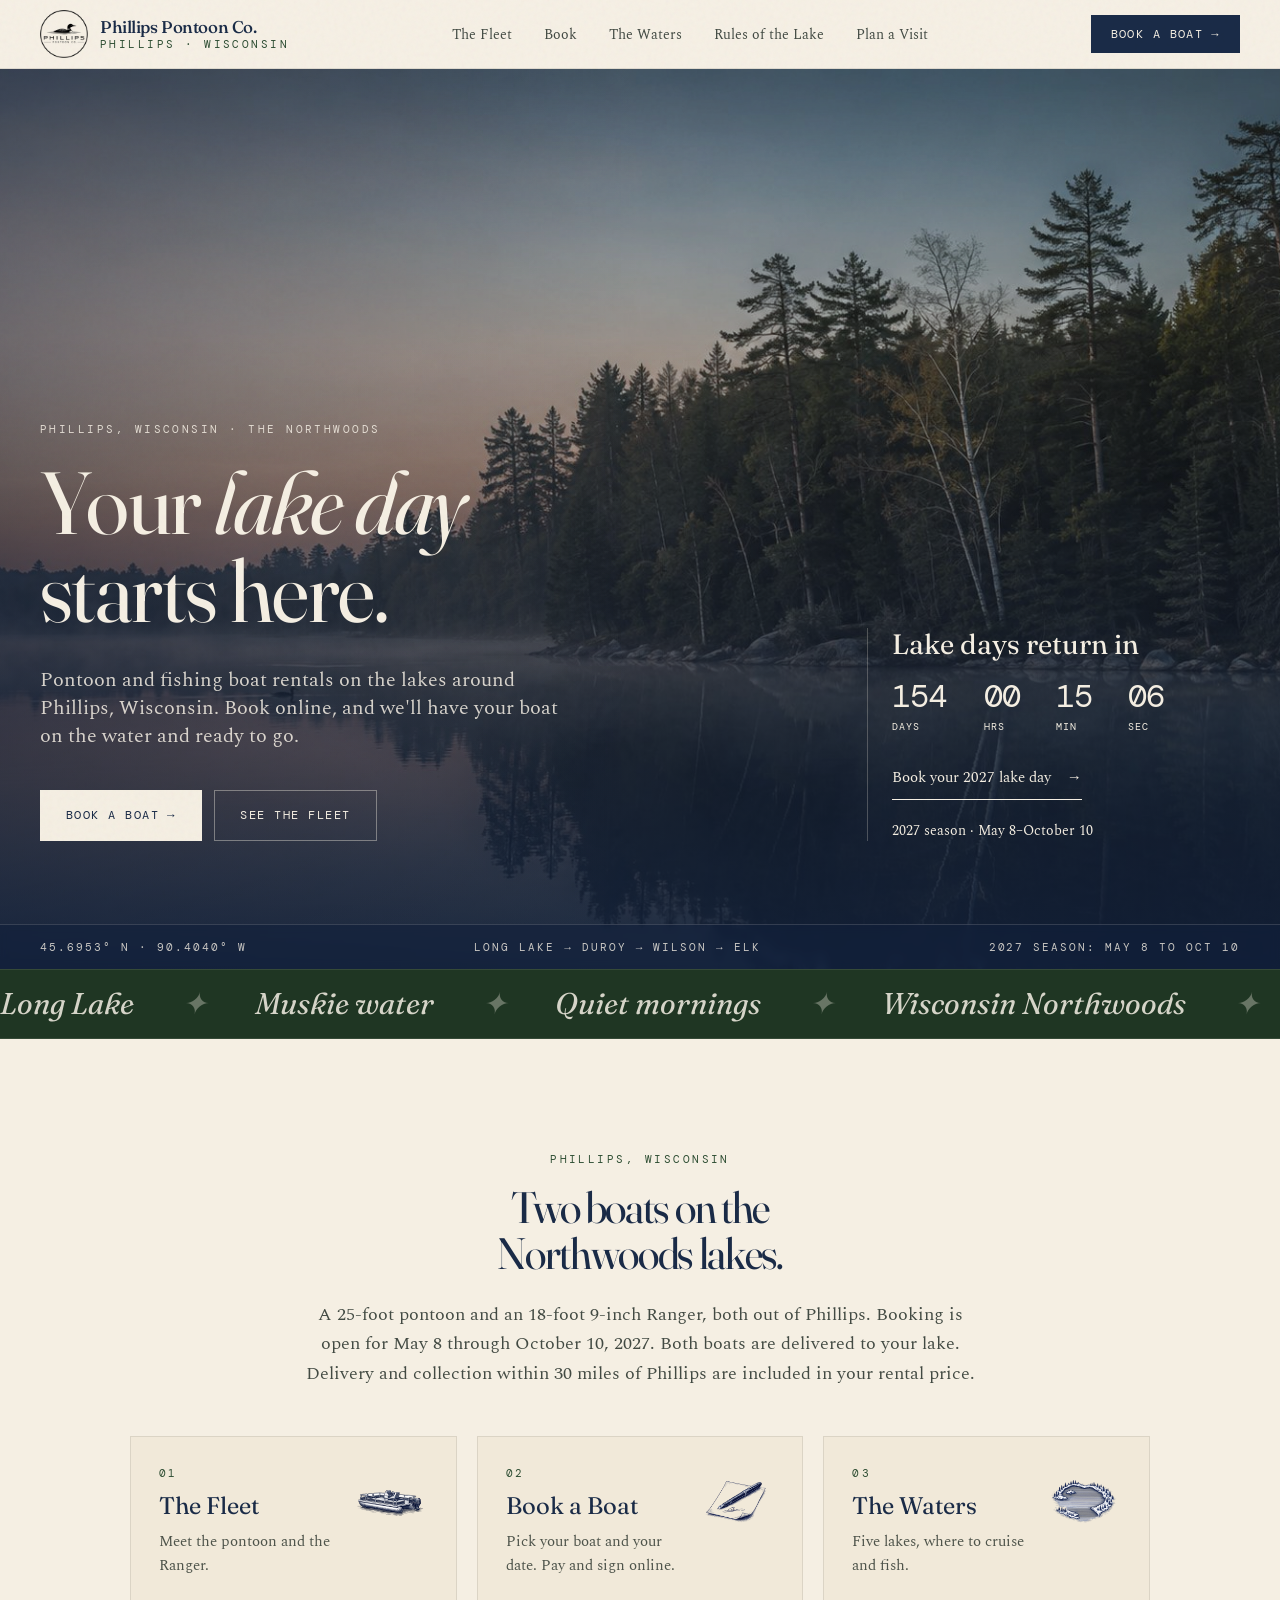
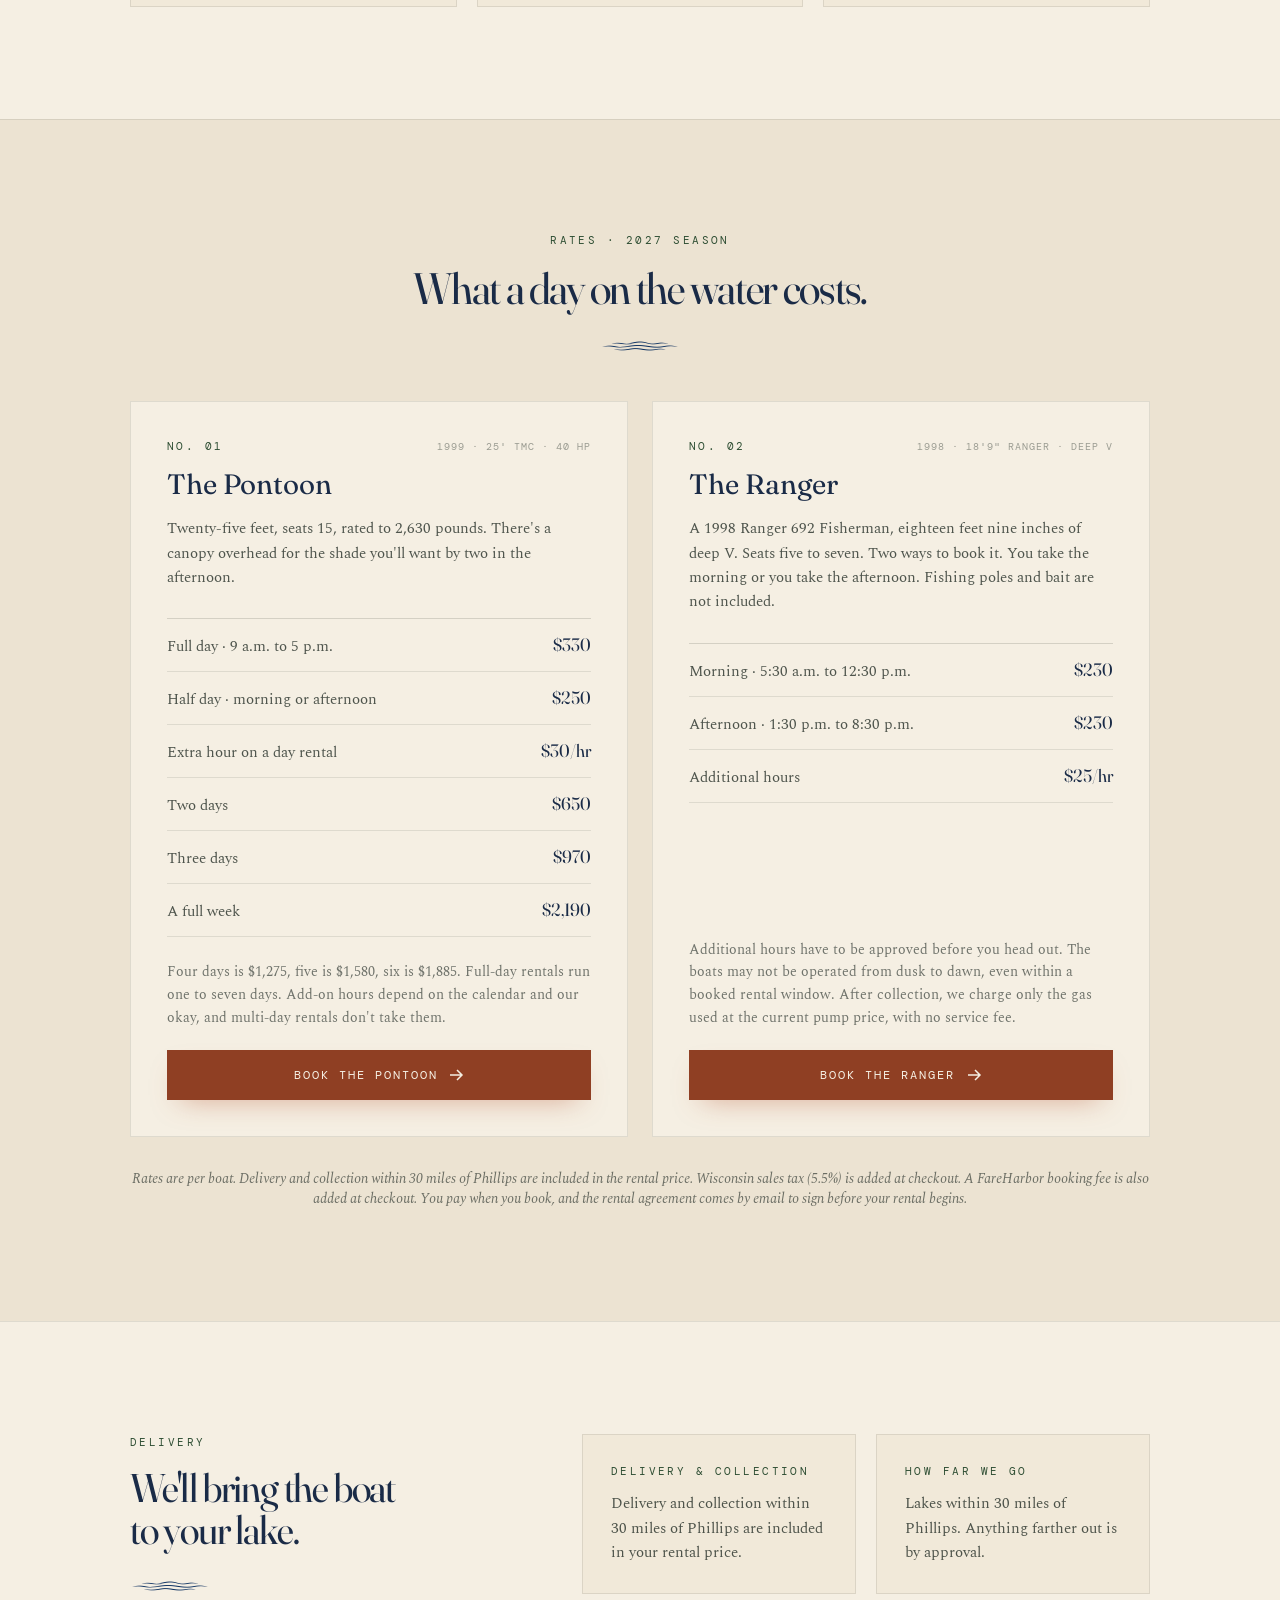
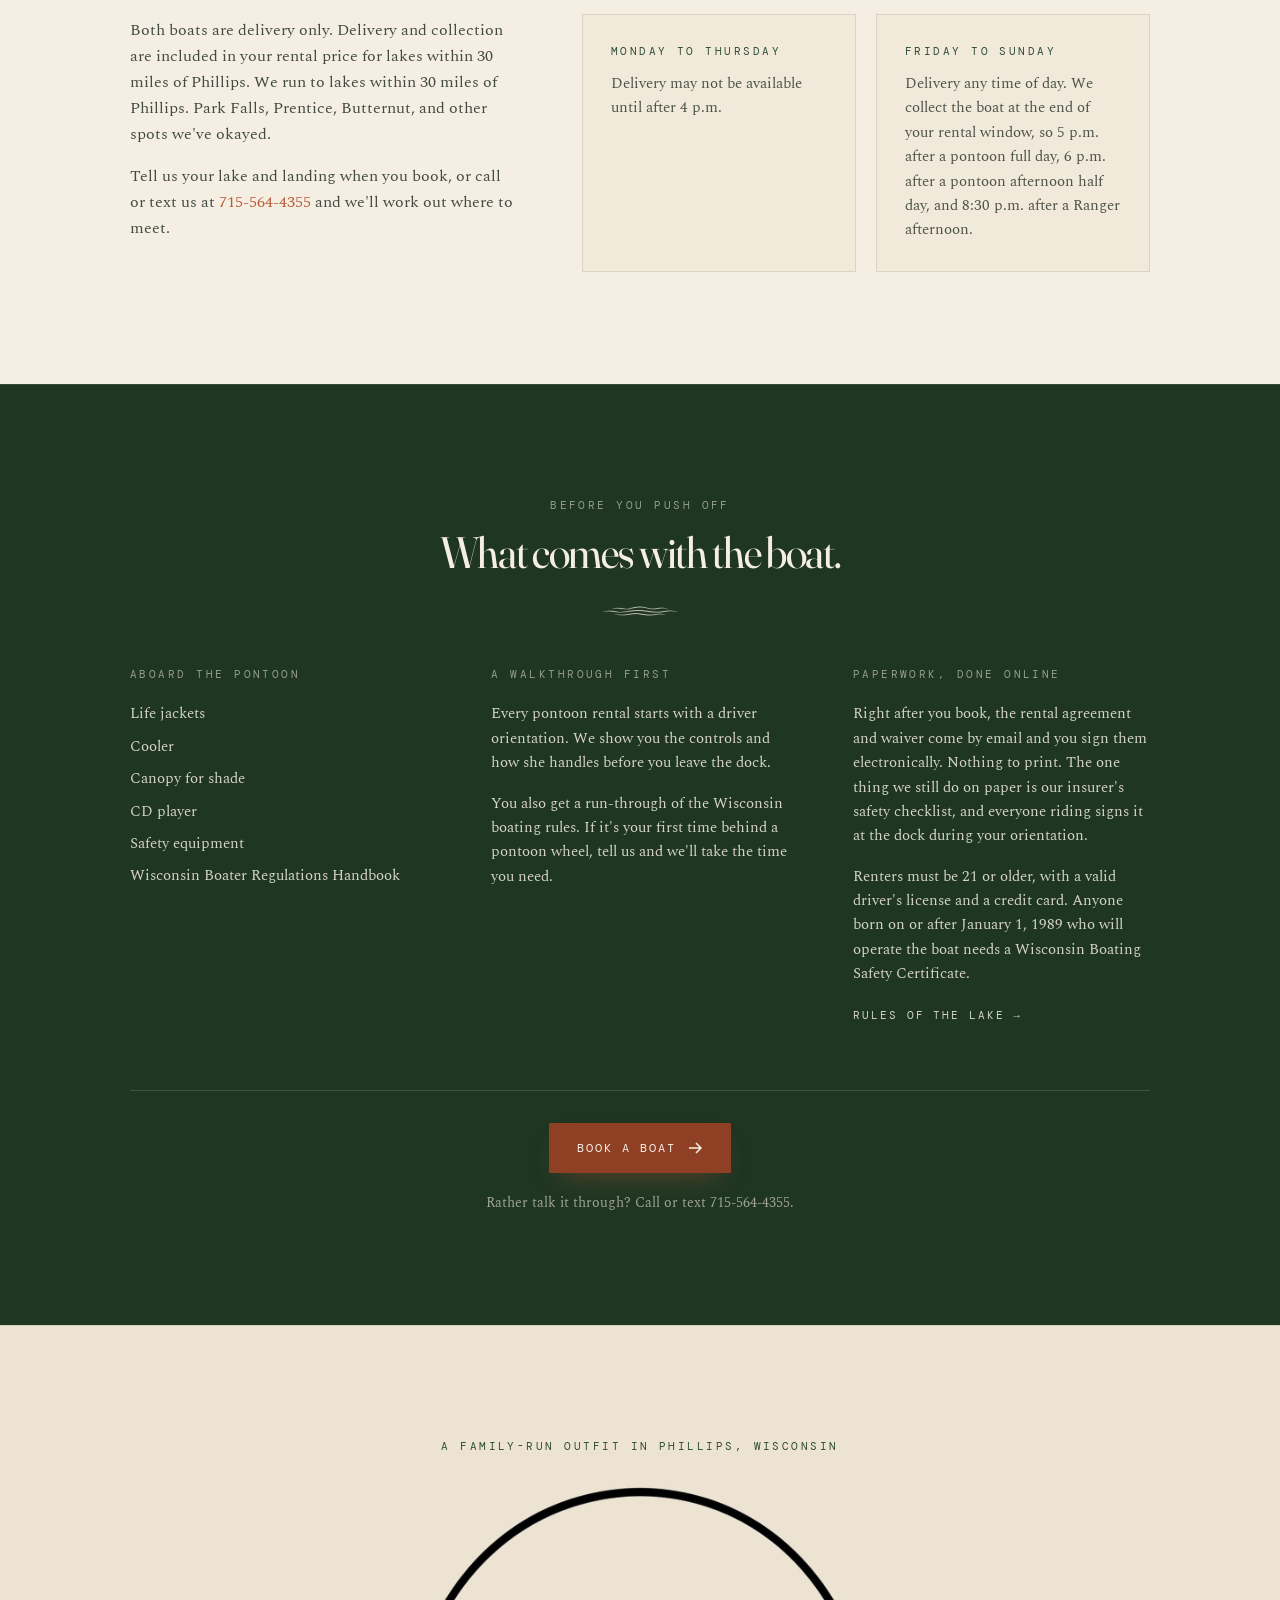
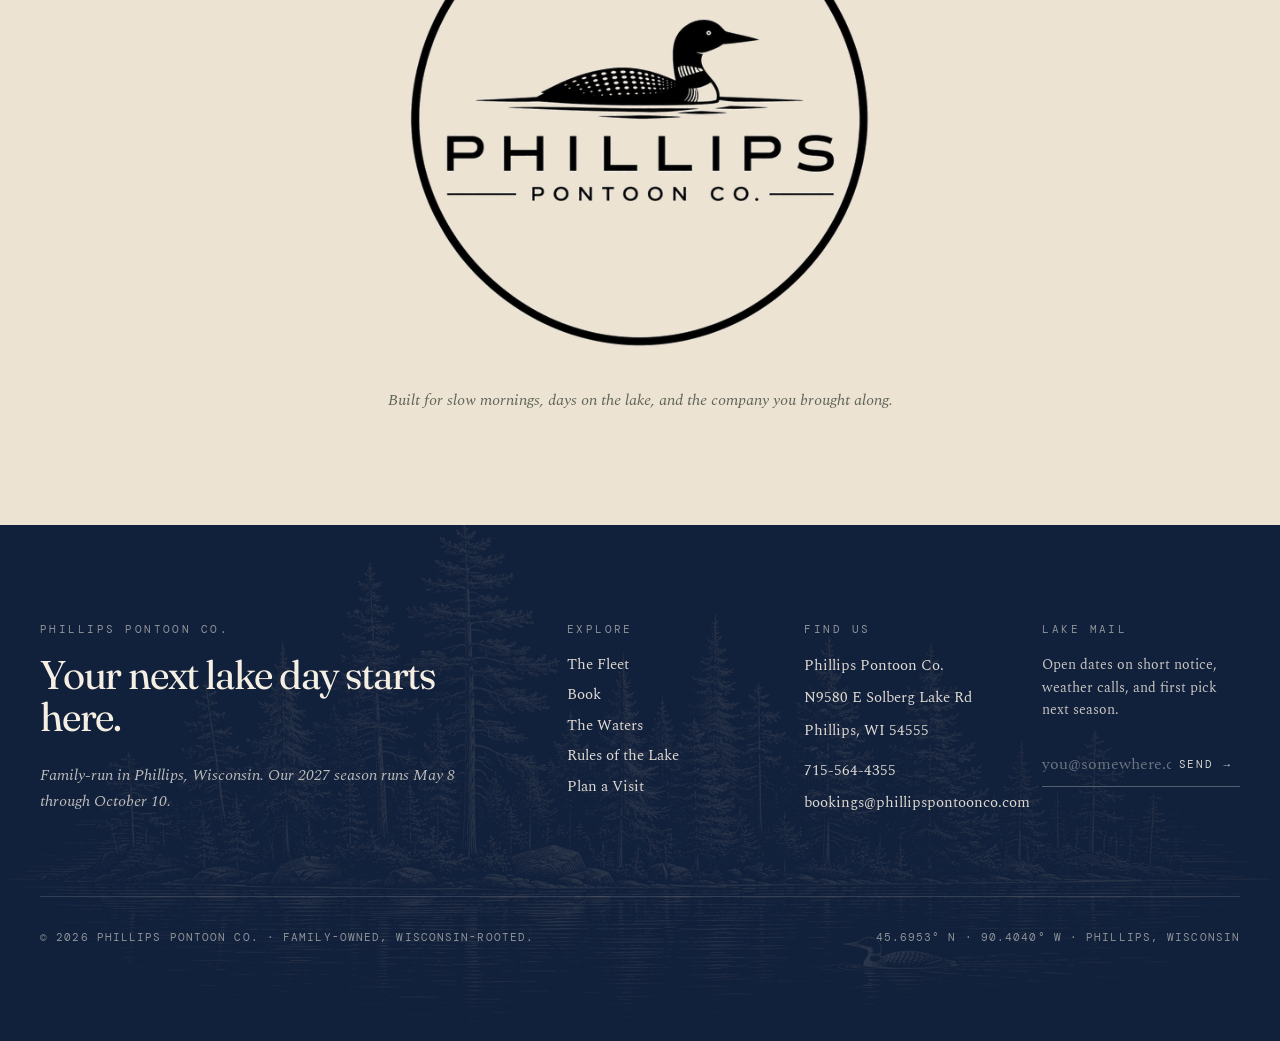
<file: index.html>
<!DOCTYPE html>
<html lang="en">
<head>
<meta charset="UTF-8" />
<meta name="viewport" content="width=device-width, initial-scale=1.0" />
<title>Pontoon Rentals in Phillips, WI | Phillips Pontoon Co.</title>
<meta name="description" content="Family-run boat rentals around Phillips, Wisconsin. Book your 2027 lake day, May 8 through October 10. Delivery and collection within 30 miles of Phillips are included." />
<meta name="theme-color" content="#1A2B47" />
<link rel="icon" type="image/png" href="/assets/img/favicon.png?v=02477ecf2f" />
<link rel="apple-touch-icon" href="/assets/img/favicon.png?v=02477ecf2f" />
<link rel="stylesheet" href="/assets/site.css?v=20261018-opt1" />
<link rel="stylesheet" href="/assets/season.css?v=20261018-season1" />
<script src="/assets/site.js?v=20261018-opt1" defer></script>
<script src="/assets/season.js?v=20261018-season1" defer></script>
<!-- seo:begin -->
<link rel="canonical" href="https://phillipspontoonco.com/" />
<meta property="og:type" content="website" />
<meta property="og:site_name" content="Phillips Pontoon Co." />
<meta property="og:locale" content="en_US" />
<meta property="og:url" content="https://phillipspontoonco.com/" />
<meta property="og:title" content="Boat Rentals around Phillips, Wisconsin" />
<meta property="og:description" content="A 25-foot pontoon that seats 15, and a Ranger 692 for fishing. Book your 2027 lake day, May 8 through October 10, in Phillips, Wisconsin." />
<meta property="og:image" content="https://phillipspontoonco.com/assets/img/hero.jpg" />
<meta property="og:image:alt" content="A pontoon boat on a Northwoods lake near Phillips, Wisconsin" />
<meta name="twitter:card" content="summary_large_image" />
<meta name="twitter:title" content="Boat Rentals around Phillips, Wisconsin" />
<meta name="twitter:description" content="A 25-foot pontoon that seats 15, and a Ranger 692 for fishing. Book your 2027 lake day, May 8 through October 10, in Phillips, Wisconsin." />
<meta name="twitter:image" content="https://phillipspontoonco.com/assets/img/hero.jpg" />
<script type="application/ld+json">
{
  "@context": "https://schema.org",
  "@type": "LocalBusiness",
  "@id": "https://phillipspontoonco.com/#business",
  "name": "Phillips Pontoon Co.",
  "legalName": "Phillips Pontoon Co, LLC",
  "description": "Family-run pontoon and fishing boat rentals in Phillips, Wisconsin, in Price County. The 2027 season runs May 8 through October 10. Both boats are delivery only. Delivery and collection to lakes within 30 miles of Phillips are included in the rental price. Wisconsin sales tax and a FareHarbor booking fee are also added at checkout.",
  "url": "https://phillipspontoonco.com/",
  "telephone": "+1-715-564-4355",
  "email": "bookings@phillipspontoonco.com",
  "image": "https://phillipspontoonco.com/assets/img/hero.jpg",
  "logo": "https://phillipspontoonco.com/assets/img/logo.png",
  "priceRange": "$230-$330",
  "currenciesAccepted": "USD",
  "paymentAccepted": "Credit Card",
  "address": {
    "@type": "PostalAddress",
    "streetAddress": "N9580 E Solberg Lake Rd",
    "addressLocality": "Phillips",
    "addressRegion": "WI",
    "postalCode": "54555",
    "addressCountry": "US"
  },
  "geo": {
    "@type": "GeoCoordinates",
    "latitude": 45.6953,
    "longitude": -90.404
  },
  "areaServed": [
    {
      "@type": "GeoCircle",
      "name": "Lakes within 30 miles of Phillips, Wisconsin",
      "geoMidpoint": {
        "@type": "GeoCoordinates",
        "latitude": 45.6953,
        "longitude": -90.404
      },
      "geoRadius": "48280"
    },
    {
      "@type": "AdministrativeArea",
      "name": "Price County, Wisconsin"
    },
    {
      "@type": "City",
      "name": "Phillips, Wisconsin"
    },
    {
      "@type": "City",
      "name": "Park Falls, Wisconsin"
    },
    {
      "@type": "City",
      "name": "Prentice, Wisconsin"
    },
    {
      "@type": "City",
      "name": "Butternut, Wisconsin"
    }
  ],
  "openingHoursSpecification": [
    {
      "@type": "OpeningHoursSpecification",
      "dayOfWeek": [
        "Monday",
        "Tuesday",
        "Wednesday",
        "Thursday",
        "Friday",
        "Saturday",
        "Sunday"
      ],
      "opens": "05:30",
      "closes": "20:30",
      "validFrom": "2027-05-08",
      "validThrough": "2027-10-10"
    }
  ],
  "makesOffer": [
    {
      "@type": "Offer",
      "name": "Pontoon rental, full day",
      "description": "Full day runs 9:00 a.m. to 5:00 p.m. Extra hours added onto a single-day rental are $30 per hour, subject to availability and owner approval. Multi-day rates: 2 days $650, 3 days $970, 4 days $1,275, 5 days $1,580, 6 days $1,885, 7 days $2,190. Full-day rentals run one to seven days. Multi-day rentals go by the day. Half-day rates and add-on hours do not apply to them. Both boats are delivery only. Delivery and collection within 30 miles of Phillips are included in the rental price. Wisconsin sales tax and a FareHarbor booking fee are also added at checkout.",
      "price": "330.00",
      "priceCurrency": "USD",
      "availabilityStarts": "2027-05-08",
      "availabilityEnds": "2027-10-10",
      "url": "https://fareharbor.com/embeds/book/phillipspontoonco/items/747377/?full-items=yes&flow=1675621",
      "itemOffered": {
        "@type": "Service",
        "name": "25 ft TMC pontoon boat rental",
        "description": "1999 TMC pontoon boat, 25 feet, 40 hp Honda. Seats 15, maximum weight capacity 2,630 lbs. Life jackets, cooler, safety equipment, canopy, and CD player are aboard. Every rental starts with a driver orientation and a Wisconsin boating rules overview, and you leave with the Wisconsin Boater Regulations Handbook.",
        "provider": {
          "@id": "https://phillipspontoonco.com/#business"
        }
      }
    },
    {
      "@type": "Offer",
      "name": "Pontoon rental, half day",
      "description": "Half-day rental of the 25 ft TMC pontoon. Four hours, either 9:00 a.m. to 1:00 p.m. or 2:00 p.m. to 6:00 p.m. Delivery only. Delivery and collection within 30 miles of Phillips are included in the rental price. Wisconsin sales tax and a FareHarbor booking fee are also added at checkout.",
      "price": "250.00",
      "priceCurrency": "USD",
      "availabilityStarts": "2027-05-08",
      "availabilityEnds": "2027-10-10",
      "url": "https://fareharbor.com/embeds/book/phillipspontoonco/items/747377/?full-items=yes&flow=1675621",
      "itemOffered": {
        "@type": "Service",
        "name": "25 ft TMC pontoon boat rental",
        "provider": {
          "@id": "https://phillipspontoonco.com/#business"
        }
      }
    },
    {
      "@type": "Offer",
      "name": "Fishing boat rental, morning",
      "description": "Morning trip runs 5:30 a.m. to 12:30 p.m. The boat may not be operated from dusk to dawn, even within a booked rental window. Additional hours are $25 per hour, approved in advance. Delivery only. Delivery and collection within 30 miles of Phillips are included in the rental price. Wisconsin sales tax and a FareHarbor booking fee are also added at checkout.",
      "price": "230.00",
      "priceCurrency": "USD",
      "availabilityStarts": "2027-05-08",
      "availabilityEnds": "2027-10-10",
      "url": "https://fareharbor.com/embeds/book/phillipspontoonco/items/747430/?full-items=yes&flow=1675621",
      "itemOffered": {
        "@type": "Service",
        "name": "18 ft 9 in Ranger 692 Fisherman rental",
        "description": "1998 Ranger 692 Fisherman, 18 feet 9 inches, deep V hull.",
        "provider": {
          "@id": "https://phillipspontoonco.com/#business"
        }
      }
    },
    {
      "@type": "Offer",
      "name": "Fishing boat rental, afternoon",
      "description": "Afternoon trip runs 1:30 p.m. to 8:30 p.m. The boat may not be operated from dusk to dawn, even within a booked rental window. Additional hours are $25 per hour, approved in advance. Delivery only. Delivery and collection within 30 miles of Phillips are included in the rental price. Wisconsin sales tax and a FareHarbor booking fee are also added at checkout.",
      "price": "230.00",
      "priceCurrency": "USD",
      "availabilityStarts": "2027-05-08",
      "availabilityEnds": "2027-10-10",
      "url": "https://fareharbor.com/embeds/book/phillipspontoonco/items/747430/?full-items=yes&flow=1675621",
      "itemOffered": {
        "@type": "Service",
        "name": "18 ft 9 in Ranger 692 Fisherman rental",
        "description": "1998 Ranger 692 Fisherman, 18 feet 9 inches, deep V hull.",
        "provider": {
          "@id": "https://phillipspontoonco.com/#business"
        }
      }
    }
  ],
  "potentialAction": {
    "@type": "ReserveAction",
    "name": "Book a boat",
    "target": {
      "@type": "EntryPoint",
      "urlTemplate": "https://phillipspontoonco.com/book/",
      "actionPlatform": [
        "http://schema.org/DesktopWebPlatform",
        "http://schema.org/MobileWebPlatform"
      ]
    },
    "result": {
      "@type": "Reservation",
      "name": "Pontoon or fishing boat rental reservation"
    }
  }
}
</script>
<!-- seo:end -->
</head>
<body class="bg-paper text-ink grain antialiased">
<a class="skip-link" href="#main-content">Skip to content</a>
<header class="sticky top-0 z-40 bg-paper/85 backdrop-blur-md border-b border-ink/10">
  <nav class="max-w-[1440px] mx-auto px-6 lg:px-10 h-[68px] flex items-center justify-between gap-6" aria-label="Primary navigation">
    <a href="/" class="flex items-center gap-3 group">
      <img src="/assets/img/logo.png?v=944ca91017" alt="Phillips Pontoon Co." class="h-12 w-12 object-contain">
      <div class="leading-none">
        <div class="font-display text-[17px] font-medium text-navy tracking-tight" style="font-variation-settings:'opsz' 24,'SOFT' 60;">Phillips Pontoon Co.</div>
        <div class="eyebrow text-pine mt-1">Phillips · Wisconsin</div>
      </div>
    </a>
    <ul class="hidden lg:flex items-center gap-8 text-[14px] font-body text-ink/80"><li><a href="/fleet/" class="hover:text-navy transition">The Fleet</a></li><li><a href="/book/" class="hover:text-navy transition">Book</a></li><li><a href="/waters/" class="hover:text-navy transition">The Waters</a></li><li><a href="/rules/" class="hover:text-navy transition">Rules of the Lake</a></li><li><a href="/visit/" class="hover:text-navy transition">Plan a Visit</a></li></ul>
    <!-- !hidden / md:!inline-flex: .btn-primary sets display:flex and custom CSS is
         appended after Tailwind in site.css, so a plain .hidden loses the cascade and
         the button used to show on phones, crushing the brand lockup. -->
    <a href="/book/" class="!hidden md:!inline-flex btn-primary !py-2.5 !px-5 !text-[12px]">Book a Boat <span aria-hidden="true">→</span></a>
    <button id="mobtoggle" class="lg:hidden text-navy" type="button" aria-label="Open menu" aria-controls="mobnav" aria-expanded="false">
      <svg viewBox="0 0 24 24" class="w-6 h-6" fill="none" stroke="currentColor" stroke-width="1.6"><path d="M3 7h18M3 12h18M3 17h18"/></svg>
    </button>
  </nav>
  <div id="mobnav" role="navigation" aria-label="Mobile navigation" class="hidden lg:hidden border-t border-ink/10 bg-paper px-6 py-4 font-body text-[15px]"><a href="/fleet/" class="block py-2 text-ink/80">The Fleet</a><a href="/book/" class="block py-2 text-ink/80">Book</a><a href="/waters/" class="block py-2 text-ink/80">The Waters</a><a href="/rules/" class="block py-2 text-ink/80">Rules of the Lake</a><a href="/visit/" class="block py-2 text-ink/80">Plan a Visit</a>
    <a href="/book/" class="block py-2 text-rust font-medium">Book a boat →</a>
  </div>
</header>
<main id="main-content" tabindex="-1">
<section id="top" class="relative min-h-[100vh] flex items-end overflow-hidden pt-[68px]">
  <!-- Hero photograph + brand treatment overlays -->
  <div class="absolute inset-0">
    <img src="/assets/img/hero.jpg?v=629f6e32ad" alt="" loading="eager" fetchpriority="high" class="absolute inset-0 w-full h-full object-cover" />
    <!-- subtle navy/pine duotone bias to lock to brand palette -->
    <div class="absolute inset-0 mix-blend-multiply opacity-25" style="background: linear-gradient(160deg, #1A2B47 0%, #2E4E33 100%);"></div>
    <!-- bottom vignette for headline legibility -->
    <div class="absolute inset-0" style="background: linear-gradient(180deg, rgba(17,32,59,0) 30%, rgba(17,32,59,0.55) 78%, rgba(17,32,59,0.85) 100%);"></div>
    <!-- left vignette for text safety on the headline side -->
    <div class="absolute inset-0" style="background: linear-gradient(90deg, rgba(17,32,59,0.45) 0%, rgba(17,32,59,0) 50%);"></div>
  </div>

  <!-- Hero content -->
  <div class="relative max-w-[1440px] mx-auto w-full px-6 lg:px-10 pb-24 lg:pb-32 z-10">
    <div class="grid lg:grid-cols-12 gap-10 items-end">
      <div class="lg:col-span-8">
        <p class="eyebrow text-paper/85 rise d-1">Phillips, Wisconsin · The Northwoods</p>
        <h1 class="font-display text-paper text-[40px] sm:text-6xl lg:text-[88px] leading-[0.92] tight mt-5 max-w-[920px] rise d-2"
            style="font-variation-settings:'opsz' 144,'SOFT' 60,'WONK' 0;">
          Your <em class="not-italic" style="font-variation-settings:'opsz' 144,'SOFT' 100,'WONK' 1;font-style:italic;">lake day</em><br>
                starts here.
        </h1>
        <p class="text-paper/85 text-lg lg:text-xl font-body leading-relaxed mt-8 max-w-[520px] rise d-3">
          Pontoon and fishing boat rentals on the lakes around Phillips, Wisconsin. Book online, and we'll have your boat on the water and ready to go.
        </p>
        <div class="mt-10 flex flex-wrap gap-3 rise d-4">
          <a href="/book/"  class="btn-primary !bg-paper !text-navy hover:!bg-paper-warm">Book a boat <span aria-hidden="true">→</span></a>
          <a href="/fleet/" class="btn-secondary">See the Fleet</a>
        </div>
      </div>

      <div class="lg:col-span-4 rise d-5">
        <div class="border-l border-paper/25 pl-6 max-w-xs">
          <div class="season-countdown" data-season-countdown data-season-opens="2027-05-08T00:00:00-05:00" hidden>
            <h2 class="font-display season-heading">Lake days return in</h2>
            <div class="season-clock" aria-hidden="true">
              <div><span class="season-digit" data-countdown-days></span><span class="season-unit">Days</span></div>
              <div><span class="season-digit" data-countdown-hours></span><span class="season-unit">Hrs</span></div>
              <div><span class="season-digit" data-countdown-minutes></span><span class="season-unit">Min</span></div>
              <div><span class="season-digit" data-countdown-seconds></span><span class="season-unit">Sec</span></div>
            </div>
            <p class="season-sr-only" data-countdown-summary></p>
            <a class="season-book" href="/book/">Book your 2027 lake day <span aria-hidden="true">→</span></a>
          </div>
          <p class="season-dates">2027 season · May 8–October 10</p>
          <div id="hero-wx" class="mt-6 pt-5 border-t border-paper/20 hidden" data-lat="45.6953" data-lon="-90.4040">
            <p class="eyebrow text-paper/55">Phillips weather</p>
            <div class="mt-2.5 flex items-end gap-3">
              <span id="wx-temp" class="font-display text-paper text-4xl leading-none" style="font-variation-settings:'opsz' 40,'SOFT' 60;"></span>
              <span id="wx-sky" class="font-body text-sm text-paper/80 pb-1"></span>
            </div>
            <p id="wx-meta" class="mt-2 font-mono text-[10px] tracking-[0.16em] uppercase text-paper/55"></p>
          </div>
        </div>
      </div>
    </div>
  </div>

  <!-- Bottom info strip -->
  <div class="absolute bottom-0 inset-x-0 z-10 border-t border-paper/15 bg-navy-deep/55 backdrop-blur-sm">
    <div class="max-w-[1440px] mx-auto px-6 lg:px-10 py-3.5 flex flex-wrap items-center justify-between gap-4 text-[11px] font-mono tracking-[0.18em] uppercase text-paper/80">
      <span>45.6953° N · 90.4040° W</span>
      <span class="hidden md:inline">Long Lake → Duroy → Wilson → Elk</span>
      <span>2027 season: May 8 to Oct 10</span>
    </div>
  </div>

  <script>(function(){
    var box=document.getElementById('hero-wx'); if(!box) return;
    var lat=box.getAttribute('data-lat'), lon=box.getAttribute('data-lon');
    var WMO={0:'Clear',1:'Mostly clear',2:'Partly cloudy',3:'Overcast',45:'Fog',48:'Fog',51:'Light drizzle',53:'Drizzle',55:'Drizzle',61:'Light rain',63:'Rain',65:'Heavy rain',66:'Freezing rain',67:'Freezing rain',71:'Light snow',73:'Snow',75:'Heavy snow',77:'Snow',80:'Showers',81:'Showers',82:'Heavy showers',85:'Snow showers',86:'Snow showers',95:'Thunderstorms',96:'Thunderstorms',99:'Thunderstorms'};
    var url='https://api.open-meteo.com/v1/forecast?latitude='+lat+'&longitude='+lon+'&current=temperature_2m,apparent_temperature,wind_speed_10m,weather_code&temperature_unit=fahrenheit&wind_speed_unit=mph&timezone=America%2FChicago';
    fetch(url).then(function(r){return r.json();}).then(function(d){
      var c=d&&d.current; if(!c) return;
      document.getElementById('wx-temp').textContent=Math.round(c.temperature_2m)+'°';
      document.getElementById('wx-sky').textContent=WMO[c.weather_code]||'';
      document.getElementById('wx-meta').textContent='Feels '+Math.round(c.apparent_temperature)+'° · Wind '+Math.round(c.wind_speed_10m)+' mph';
      box.classList.remove('hidden');
    }).catch(function(){});
  })();</script>
</section>
<section aria-hidden="true" class="bg-pine-deep text-paper/85 overflow-hidden border-y border-paper/10">
  <div class="drift whitespace-nowrap py-4 flex gap-12 font-display italic text-2xl lg:text-3xl"
       style="font-variation-settings:'opsz' 36,'SOFT' 100,'WONK' 1;width:200%;">
    <span>Long Lake</span><span class="opacity-40">✦</span>
    <span>Muskie water</span><span class="opacity-40">✦</span>
    <span>Quiet mornings</span><span class="opacity-40">✦</span>
    <span>Wisconsin Northwoods</span><span class="opacity-40">✦</span>
    <span>Pontoon rentals</span><span class="opacity-40">✦</span>
    <span>Sandbar afternoons</span><span class="opacity-40">✦</span>
    <span>Phillips Chain</span><span class="opacity-40">✦</span>
    <span>Loon country</span><span class="opacity-40">✦</span>
    <!-- repeat for seamless loop -->
    <span>Long Lake</span><span class="opacity-40">✦</span>
    <span>Muskie water</span><span class="opacity-40">✦</span>
    <span>Quiet mornings</span><span class="opacity-40">✦</span>
    <span>Wisconsin Northwoods</span><span class="opacity-40">✦</span>
    <span>Pontoon rentals</span><span class="opacity-40">✦</span>
    <span>Sandbar afternoons</span><span class="opacity-40">✦</span>
    <span>Phillips Chain</span><span class="opacity-40">✦</span>
    <span>Loon country</span><span class="opacity-40">✦</span>
  </div>
</section>
<section class="relative py-20 lg:py-28 bg-paper">
  <div class="max-w-[1100px] mx-auto px-6 lg:px-10 text-center">
    <p class="eyebrow text-pine">Phillips, Wisconsin</p>
    <h2 class="font-display text-3xl lg:text-[44px] leading-[1.05] mt-4 text-navy tighter">Two boats on the<br>Northwoods lakes.</h2>
    <p class="font-body text-lg text-ink/80 mt-6 max-w-2xl mx-auto leading-relaxed">A 25-foot pontoon and an 18-foot 9-inch Ranger, both out of Phillips. Booking is open for May 8 through October 10, 2027. Both boats are delivered to your lake. Delivery and collection within 30 miles of Phillips are included in your rental price.</p>
    <div class="mt-12 grid sm:grid-cols-3 gap-5 text-left">
      <a href="/fleet/" class="fleet-card bg-paper-warm/55 border border-ink/10 p-7 block"><img src="/assets/img/card-fleet.png?v=a4cc40001e" alt="" loading="lazy" style="float:right;width:76px;height:76px;object-fit:contain;margin:0 0 8px 12px" /><p class="eyebrow text-pine">01</p><h3 class="font-display text-2xl text-navy mt-2" style="font-variation-settings:'opsz' 36,'SOFT' 60;">The Fleet</h3><p class="font-body text-[15px] text-ink/75 mt-2 leading-relaxed">Meet the pontoon and the Ranger.</p></a>
      <a href="/book/" class="fleet-card bg-paper-warm/55 border border-ink/10 p-7 block"><img src="/assets/img/card-book.png?v=210174bb03" alt="" loading="lazy" style="float:right;width:76px;height:76px;object-fit:contain;margin:0 0 8px 12px" /><p class="eyebrow text-pine">02</p><h3 class="font-display text-2xl text-navy mt-2" style="font-variation-settings:'opsz' 36,'SOFT' 60;">Book a Boat</h3><p class="font-body text-[15px] text-ink/75 mt-2 leading-relaxed">Pick your boat and your date. Pay and sign online.</p></a>
      <a href="/waters/" class="fleet-card bg-paper-warm/55 border border-ink/10 p-7 block"><img src="/assets/img/card-waters.png?v=d56445040c" alt="" loading="lazy" style="float:right;width:76px;height:76px;object-fit:contain;margin:0 0 8px 12px" /><p class="eyebrow text-pine">03</p><h3 class="font-display text-2xl text-navy mt-2" style="font-variation-settings:'opsz' 36,'SOFT' 60;">The Waters</h3><p class="font-body text-[15px] text-ink/75 mt-2 leading-relaxed">Five lakes, where to cruise and fish.</p></a>
    </div>
  </div>
</section>
<section id="rates" class="relative py-20 lg:py-28 bg-linen border-t border-ink/10">
  <div class="max-w-[1100px] mx-auto px-6 lg:px-10">

    <div class="text-center">
      <p class="eyebrow text-pine">Rates · 2027 season</p>
      <h2 class="font-display text-3xl lg:text-[44px] leading-[1.05] mt-4 text-navy tighter">What a day on the water costs.</h2>
      <div class="wave-rule mt-7 mx-auto"></div>
    </div>

    <div class="mt-12 grid sm:grid-cols-2 gap-5 lg:gap-6 text-left">

      <!-- ── Pontoon rates ── -->
      <article class="fleet-card bg-paper border border-ink/10 p-7 lg:p-9 flex flex-col">
        <div class="flex items-baseline justify-between gap-4">
          <p class="eyebrow text-pine">No. 01</p>
          <p class="font-mono text-[10px] text-ink/40 tracking-widest uppercase">1999 · 25' TMC · 40 hp</p>
        </div>
        <h3 class="font-display text-[28px] mt-2 text-navy" style="font-variation-settings:'opsz' 36,'SOFT' 60;">The Pontoon</h3>
        <p class="font-body text-[15px] leading-relaxed mt-3 text-ink/75">
          Twenty-five feet, seats 15, rated to 2,630 pounds. There's a canopy overhead for the shade you'll want by two in the afternoon.
        </p>

        <dl class="mt-7 border-t border-ink/15 font-body text-[15px]">
          <div class="flex items-baseline justify-between gap-4 py-3 border-b border-ink/10">
            <dt class="text-ink/75">Full day · 9 a.m. to 5 p.m.</dt>
            <dd class="font-display text-lg text-navy whitespace-nowrap">$330</dd>
          </div>
          <div class="flex items-baseline justify-between gap-4 py-3 border-b border-ink/10">
            <dt class="text-ink/75">Half day · morning or afternoon</dt>
            <dd class="font-display text-lg text-navy whitespace-nowrap">$250</dd>
          </div>
          <div class="flex items-baseline justify-between gap-4 py-3 border-b border-ink/10">
            <dt class="text-ink/75">Extra hour on a day rental</dt>
            <dd class="font-display text-lg text-navy whitespace-nowrap">$30/hr</dd>
          </div>
          <div class="flex items-baseline justify-between gap-4 py-3 border-b border-ink/10">
            <dt class="text-ink/75">Two days</dt>
            <dd class="font-display text-lg text-navy whitespace-nowrap">$650</dd>
          </div>
          <div class="flex items-baseline justify-between gap-4 py-3 border-b border-ink/10">
            <dt class="text-ink/75">Three days</dt>
            <dd class="font-display text-lg text-navy whitespace-nowrap">$970</dd>
          </div>
          <div class="flex items-baseline justify-between gap-4 py-3 border-b border-ink/10">
            <dt class="text-ink/75">A full week</dt>
            <dd class="font-display text-lg text-navy whitespace-nowrap">$2,190</dd>
          </div>
        </dl>

        <div class="mt-auto pt-6">
          <p class="font-body text-[14px] text-ink/60 leading-relaxed">
            Four days is $1,275, five is $1,580, six is $1,885. Full-day rentals run one to seven days. Add-on hours depend on the calendar and our okay, and multi-day rentals don't take them.
          </p>
          <a href="https://fareharbor.com/embeds/book/phillipspontoonco/items/747377/?full-items=yes&amp;flow=1675621" class="btn-stamp mt-5 w-full justify-center">Book the pontoon <svg class="w-4 h-4" viewBox="0 0 16 16" fill="none" stroke="currentColor" stroke-width="1.5"><path d="M2 8h12M9 3l5 5-5 5"/></svg></a>
        </div>
      </article>

      <!-- ── Ranger rates ── -->
      <article class="fleet-card bg-paper border border-ink/10 p-7 lg:p-9 flex flex-col">
        <div class="flex items-baseline justify-between gap-4">
          <p class="eyebrow text-pine">No. 02</p>
          <p class="font-mono text-[10px] text-ink/40 tracking-widest uppercase">1998 · 18'9" Ranger · Deep V</p>
        </div>
        <h3 class="font-display text-[28px] mt-2 text-navy" style="font-variation-settings:'opsz' 36,'SOFT' 60;">The Ranger</h3>
        <p class="font-body text-[15px] leading-relaxed mt-3 text-ink/75">
          A 1998 Ranger 692 Fisherman, eighteen feet nine inches of deep V. Seats five to seven. Two ways to book it. You take the morning or you take the afternoon. Fishing poles and bait are not included.
        </p>

        <dl class="mt-7 border-t border-ink/15 font-body text-[15px]">
          <div class="flex items-baseline justify-between gap-4 py-3 border-b border-ink/10">
            <dt class="text-ink/75">Morning · 5:30 a.m. to 12:30 p.m.</dt>
            <dd class="font-display text-lg text-navy whitespace-nowrap">$230</dd>
          </div>
          <div class="flex items-baseline justify-between gap-4 py-3 border-b border-ink/10">
            <dt class="text-ink/75">Afternoon · 1:30 p.m. to 8:30 p.m.</dt>
            <dd class="font-display text-lg text-navy whitespace-nowrap">$230</dd>
          </div>
          <div class="flex items-baseline justify-between gap-4 py-3 border-b border-ink/10">
            <dt class="text-ink/75">Additional hours</dt>
            <dd class="font-display text-lg text-navy whitespace-nowrap">$25/hr</dd>
          </div>
        </dl>

        <div class="mt-auto pt-6">
          <p class="font-body text-[14px] text-ink/60 leading-relaxed">
            Additional hours have to be approved before you head out. The boats may not be operated from dusk to dawn, even within a booked rental window. After collection, we charge only the gas used at the current pump price, with no service fee.
          </p>
          <a href="https://fareharbor.com/embeds/book/phillipspontoonco/items/747430/?full-items=yes&amp;flow=1675621" class="btn-stamp mt-5 w-full justify-center">Book the Ranger <svg class="w-4 h-4" viewBox="0 0 16 16" fill="none" stroke="currentColor" stroke-width="1.5"><path d="M2 8h12M9 3l5 5-5 5"/></svg></a>
        </div>
      </article>

    </div>

    <p class="mt-8 text-center font-body text-sm italic text-ink/60">
      Rates are per boat. Delivery and collection within 30 miles of Phillips are included in the rental price. Wisconsin sales tax (5.5%) is added at checkout. A FareHarbor booking fee is also added at checkout. You pay when you book, and the rental agreement comes by email to sign before your rental begins.
    </p>
  </div>
</section>
<section id="delivery" class="relative py-20 lg:py-28 bg-paper border-t border-ink/10">
  <div class="max-w-[1100px] mx-auto px-6 lg:px-10">
    <div class="grid lg:grid-cols-12 gap-10 lg:gap-16 items-start">

      <div class="lg:col-span-5">
        <p class="eyebrow text-pine">Delivery</p>
        <h2 class="font-display text-3xl lg:text-[40px] leading-[1.05] mt-4 text-navy tighter">We'll bring the boat<br>to your lake.</h2>
        <div class="wave-rule mt-7"></div>
        <p class="font-body text-ink/80 mt-6 leading-relaxed max-w-md">
          Both boats are delivery only. Delivery and collection are included in your rental price for lakes within 30 miles of Phillips. We run to lakes within 30 miles of Phillips. Park Falls, Prentice, Butternut, and other spots we've okayed.
        </p>
        <p class="font-body text-ink/80 mt-4 leading-relaxed max-w-md">
          Tell us your lake and landing when you book, or call or text us at <a href="tel:+17155644355" class="text-rust hover:underline">715-564-4355</a> and we'll work out where to meet.
        </p>
      </div>

      <div class="lg:col-span-7 grid sm:grid-cols-2 gap-5">
        <div class="bg-paper-warm/55 border border-ink/10 p-7">
          <p class="eyebrow text-pine">Delivery &amp; collection</p>
          <p class="font-body text-[15px] text-ink/75 mt-3 leading-relaxed">Delivery and collection within 30 miles of Phillips are included in your rental price.</p>
        </div>
        <div class="bg-paper-warm/55 border border-ink/10 p-7">
          <p class="eyebrow text-pine">How far we go</p>
          <p class="font-body text-[15px] text-ink/75 mt-3 leading-relaxed">Lakes within 30 miles of Phillips. Anything farther out is by approval.</p>
        </div>
        <div class="bg-paper-warm/55 border border-ink/10 p-7">
          <p class="eyebrow text-pine">Monday to Thursday</p>
          <p class="font-body text-[15px] text-ink/75 mt-3 leading-relaxed">Delivery may not be available until after 4 p.m.</p>
        </div>
        <div class="bg-paper-warm/55 border border-ink/10 p-7">
          <p class="eyebrow text-pine">Friday to Sunday</p>
          <p class="font-body text-[15px] text-ink/75 mt-3 leading-relaxed">Delivery any time of day. We collect the boat at the end of your rental window, so 5 p.m. after a pontoon full day, 6 p.m. after a pontoon afternoon half day, and 8:30 p.m. after a Ranger afternoon.</p>
        </div>
      </div>

    </div>
  </div>
</section>
<section id="included" class="relative py-20 lg:py-28 bg-pine-deep text-paper border-t border-paper/10">
  <div class="max-w-[1100px] mx-auto px-6 lg:px-10">

    <div class="text-center">
      <p class="eyebrow text-paper/55">Before you push off</p>
      <h2 class="font-display text-3xl lg:text-[44px] leading-[1.05] mt-4 text-paper tighter">What comes with the boat.</h2>
      <div class="wave-rule light mt-7 mx-auto"></div>
    </div>

    <div class="mt-12 grid sm:grid-cols-3 gap-10 lg:gap-16 text-left">

      <div>
        <p class="eyebrow text-paper/55">Aboard the pontoon</p>
        <ul class="mt-5 space-y-2 font-body text-[15px] text-paper/85 leading-relaxed">
          <li>Life jackets</li>
          <li>Cooler</li>
          <li>Canopy for shade</li>
          <li>CD player</li>
          <li>Safety equipment</li>
          <li>Wisconsin Boater Regulations Handbook</li>
        </ul>
      </div>

      <div>
        <p class="eyebrow text-paper/55">A walkthrough first</p>
        <p class="mt-5 font-body text-[15px] text-paper/85 leading-relaxed">
          Every pontoon rental starts with a driver orientation. We show you the controls and how she handles before you leave the dock.
        </p>
        <p class="mt-4 font-body text-[15px] text-paper/85 leading-relaxed">
          You also get a run-through of the Wisconsin boating rules. If it's your first time behind a pontoon wheel, tell us and we'll take the time you need.
        </p>
      </div>

      <div>
        <p class="eyebrow text-paper/55">Paperwork, done online</p>
        <p class="mt-5 font-body text-[15px] text-paper/85 leading-relaxed">
          Right after you book, the rental agreement and waiver come by email and you sign them electronically. Nothing to print. The one thing we still do on paper is our insurer's safety checklist, and everyone riding signs it at the dock during your orientation.
        </p>
        <p class="mt-4 font-body text-[15px] text-paper/85 leading-relaxed">
          Renters must be 21 or older, with a valid driver's license and a credit card. Anyone born on or after January 1, 1989 who will operate the boat needs a Wisconsin Boating Safety Certificate.
        </p>
        <a href="/rules/" class="mt-5 inline-flex items-center gap-2 font-mono text-[11px] tracking-[0.18em] uppercase text-paper/85 hover:text-rust transition">Rules of the lake <span aria-hidden="true">→</span></a>
      </div>

    </div>

    <div class="mt-16 pt-8 border-t border-paper/15 text-center">
      <a href="/book/" class="btn-stamp">Book a boat <svg class="w-4 h-4" viewBox="0 0 16 16" fill="none" stroke="currentColor" stroke-width="1.5"><path d="M2 8h12M9 3l5 5-5 5"/></svg></a>
      <p class="mt-5 font-body text-sm text-paper/60">Rather talk it through? Call or text <a href="tel:+17155644355" class="hover:text-rust transition">715-564-4355</a>.</p>
    </div>
  </div>
</section>
<section aria-label="Phillips Pontoon Co. brand lockup" class="bg-linen border-t border-ink/10">
  <div class="max-w-[1100px] mx-auto px-6 lg:px-10 py-20 lg:py-28 text-center">
    <p class="eyebrow text-pine">A family-run outfit in Phillips, Wisconsin</p>
    <div class="mt-8 flex justify-center">
      <img src="/assets/img/logo.png?v=944ca91017" alt="Phillips Pontoon Co. Pontoon and fishing boat rentals in Phillips, Wisconsin." class="w-full max-w-[460px] h-auto" loading="lazy" decoding="async" />
    </div>
    <p class="font-body italic text-ink/65 mt-10 max-w-xl mx-auto leading-relaxed">
      Built for slow mornings, days on the lake, and the company you brought along.
    </p>
  </div>
</section>
</main>
<footer class="relative bg-navy-deep text-paper overflow-hidden">
  <img src="/assets/img/footer-shore.webp?v=b1e21f23d2" alt="" aria-hidden="true" loading="lazy" decoding="async" style="position:absolute;inset:0;width:100%;height:100%;object-fit:cover;object-position:center bottom;opacity:.12;mix-blend-mode:lighten;pointer-events:none" />

  <div class="max-w-[1440px] mx-auto px-6 lg:px-10 py-20 lg:py-24">

    <div class="grid lg:grid-cols-12 gap-10 lg:gap-16">

      <!-- Tagline + season note -->
      <div class="lg:col-span-5">
        <p class="eyebrow text-paper/55">Phillips Pontoon Co.</p>
        <h3 class="font-display text-3xl lg:text-[40px] leading-[1.05] mt-4 tighter" style="font-variation-settings:'opsz' 60,'SOFT' 60;">
          Your next lake day starts here.
        </h3>
        <p class="font-body italic text-paper/75 mt-6 max-w-md leading-relaxed">
          Family-run in Phillips, Wisconsin. Our 2027 season runs May&nbsp;8 through October&nbsp;10.
        </p>
      </div>

      <!-- Cols -->
      <div class="lg:col-span-7 grid sm:grid-cols-3 gap-10">
        <div>
          <p class="eyebrow text-paper/55">Explore</p>
          <ul class="mt-4 space-y-2 font-body text-paper/90 text-[15px]">
            <li><a href="/fleet/"  class="hover:text-paper transition">The Fleet</a></li>
            <li><a href="/book/"   class="hover:text-paper transition">Book</a></li>
            <li><a href="/waters/" class="hover:text-paper transition">The Waters</a></li>
            <li><a href="/rules/"  class="hover:text-paper transition">Rules of the Lake</a></li>
            <li><a href="/visit/"  class="hover:text-paper transition">Plan a Visit</a></li>
          </ul>
        </div>
        <div>
          <p class="eyebrow text-paper/55">Find Us</p>
          <ul class="mt-4 space-y-2 font-body text-paper/90 text-[15px] leading-relaxed">
            <li>Phillips Pontoon Co.</li>
            <li>N9580 E Solberg Lake Rd</li>
            <li>Phillips, WI 54555</li>
            <li class="pt-2"><a href="tel:+17155644355" class="hover:text-rust transition">715-564-4355</a></li>
            <li><a href="mailto:bookings@phillipspontoonco.com" class="hover:text-rust transition">bookings@phillipspontoonco.com</a></li>
          </ul>
        </div>
        <div>
          <p class="eyebrow text-paper/55">Lake Mail</p>
          <p class="font-body text-paper/80 text-[14px] mt-4 leading-relaxed">Open dates on short notice, weather calls, and first pick next season.</p>
          <form class="mt-5 ft-ml" data-ml="https://assets.mailerlite.com/jsonp/2512753/forms/193108855220078478/subscribe" action="https://assets.mailerlite.com/jsonp/2512753/forms/193108855220078478/subscribe" method="post">
            <div class="flex border-b border-paper/30 focus-within:border-paper transition">
              <input type="email" name="fields[email]" required placeholder="you@somewhere.com" autocomplete="email" aria-label="Email address" aria-describedby="footer-mail-status" class="flex-1 bg-transparent border-0 outline-none py-2 font-body text-[15px] text-paper placeholder:text-paper/40">
              <button type="submit" class="font-mono text-[11px] tracking-[0.18em] uppercase text-paper/85 hover:text-rust transition py-2">Send →</button>
            </div>
            <input type="hidden" name="ml-submit" value="1">
            <input type="hidden" name="anticsrf" value="true">
            <p id="footer-mail-status" class="ft-ml-msg hidden mt-3 text-[12px] font-mono text-rust/90" role="status" aria-live="polite" aria-atomic="true" tabindex="-1"></p>
          </form>
        </div>
      </div>
    </div>

    <div class="mt-20 pt-8 border-t border-paper/15 flex flex-col md:flex-row gap-4 md:items-center md:justify-between text-[11px] font-mono tracking-widest uppercase text-paper/55">
      <p>© 2026 Phillips Pontoon Co. · Family-owned, Wisconsin-rooted.</p>
      <p>45.6953° N · 90.4040° W · Phillips, Wisconsin</p>
    </div>
  </div>
</footer>


<script src="https://fareharbor.com/embeds/api/v1/?autolightframe=yes"></script>
</body>
</html>
</file>
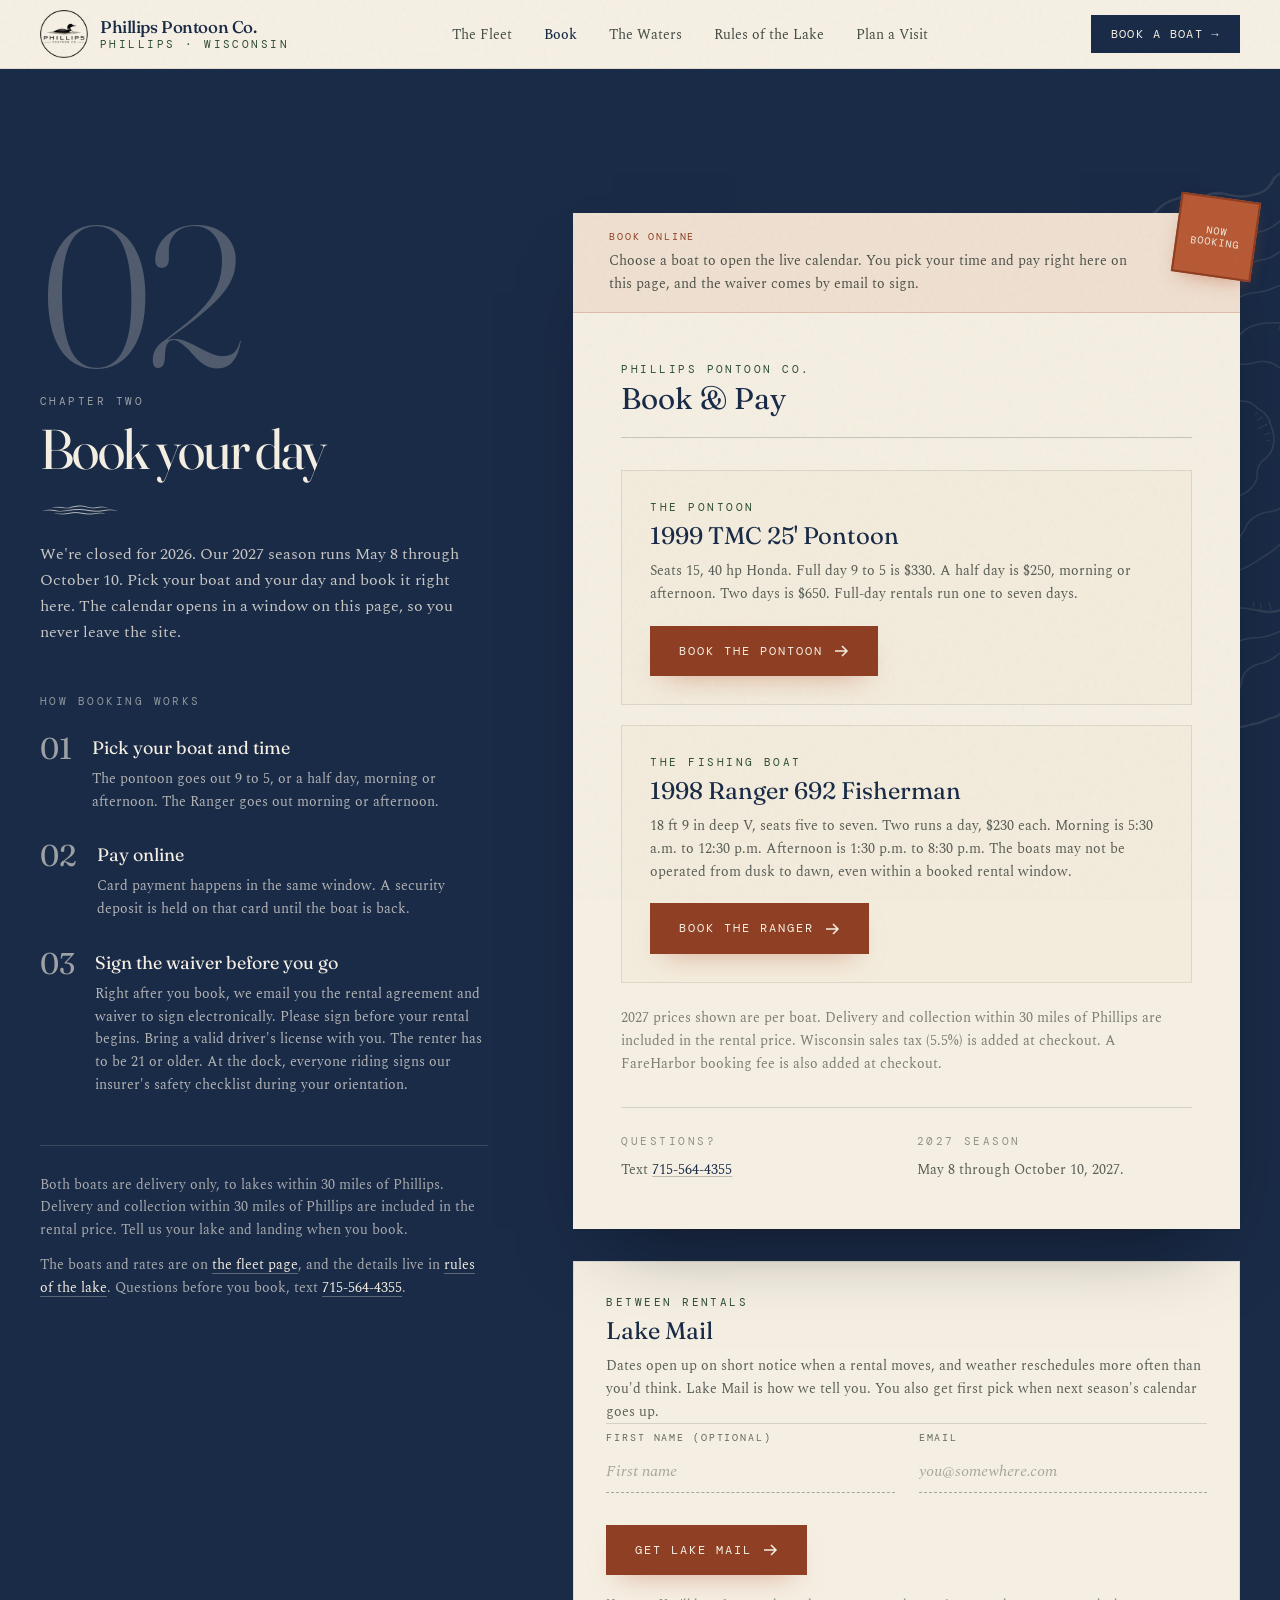
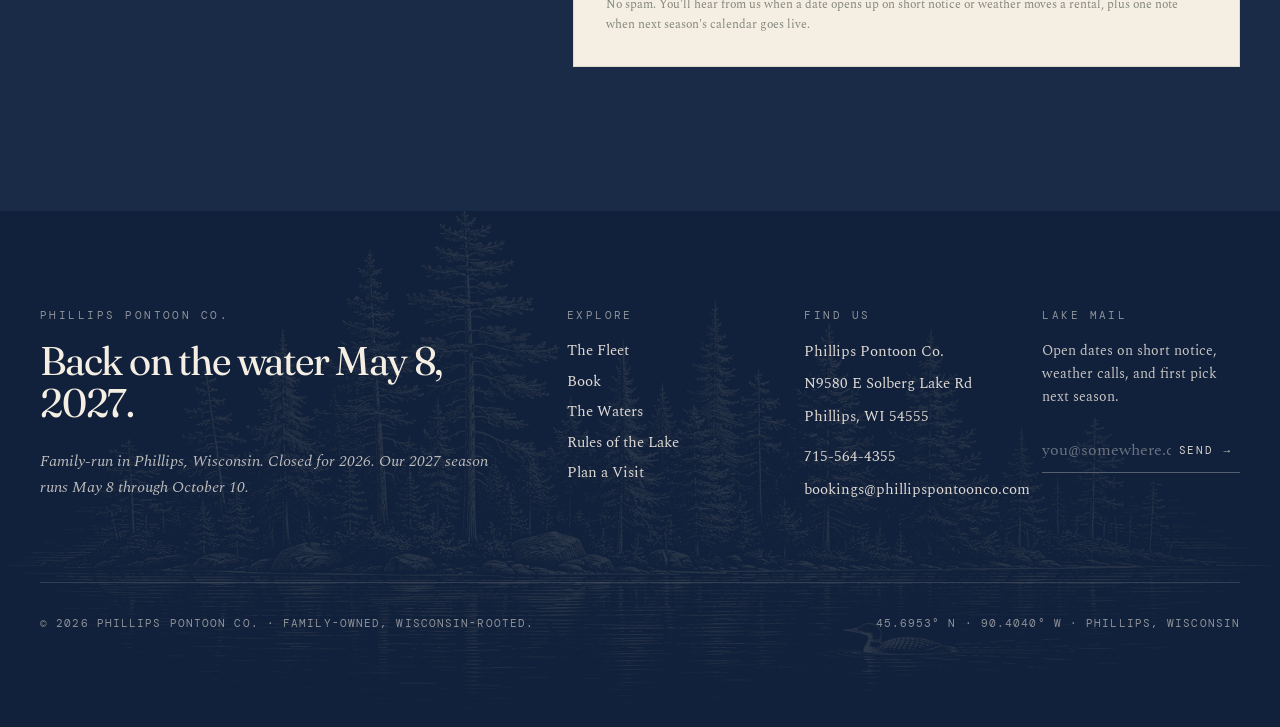
<file: book/index.html>
<!DOCTYPE html>
<html lang="en">
<head>
<meta charset="UTF-8" />
<meta name="viewport" content="width=device-width, initial-scale=1.0" />
<title>Book a Boat in Phillips, WI | Phillips Pontoon Co.</title>
<meta name="description" content="Check open dates and book the pontoon or the fishing boat online. The waiver is emailed to you to sign. Closed for 2026. Book May 8 through October 10, 2027." />
<meta name="theme-color" content="#1A2B47" />
<link rel="icon" type="image/png" href="/assets/img/favicon.png?v=02477ecf2f" />
<link rel="apple-touch-icon" href="/assets/img/favicon.png?v=02477ecf2f" />
<link rel="stylesheet" href="/assets/site.css?v=20261018-opt1" />
<script src="/assets/site.js?v=20261018-opt1" defer></script>
<!-- seo:begin -->
<link rel="canonical" href="https://phillipspontoonco.com/book/" />
<meta property="og:type" content="website" />
<meta property="og:site_name" content="Phillips Pontoon Co." />
<meta property="og:locale" content="en_US" />
<meta property="og:url" content="https://phillipspontoonco.com/book/" />
<meta property="og:title" content="Book a Boat | Phillips Pontoon Co." />
<meta property="og:description" content="Pick a boat, pick a day, and the calendar does the rest. Pontoon and fishing boat rentals in Phillips, Wisconsin. Closed for 2026. Book May 8 through October 10, 2027." />
<meta property="og:image" content="https://phillipspontoonco.com/assets/img/hero.jpg" />
<meta property="og:image:alt" content="A pontoon boat on a Northwoods lake near Phillips, Wisconsin" />
<meta name="twitter:card" content="summary_large_image" />
<meta name="twitter:title" content="Book a Boat | Phillips Pontoon Co." />
<meta name="twitter:description" content="Pick a boat, pick a day, and the calendar does the rest. Pontoon and fishing boat rentals in Phillips, Wisconsin. Closed for 2026. Book May 8 through October 10, 2027." />
<meta name="twitter:image" content="https://phillipspontoonco.com/assets/img/hero.jpg" />
<!-- seo:end -->
</head>
<body class="bg-paper text-ink grain antialiased">
<a class="skip-link" href="#main-content">Skip to content</a>
<header class="sticky top-0 z-40 bg-paper/85 backdrop-blur-md border-b border-ink/10">
  <nav class="max-w-[1440px] mx-auto px-6 lg:px-10 h-[68px] flex items-center justify-between gap-6" aria-label="Primary navigation">
    <a href="/" class="flex items-center gap-3 group">
      <img src="/assets/img/logo.png?v=944ca91017" alt="Phillips Pontoon Co." class="h-12 w-12 object-contain">
      <div class="leading-none">
        <div class="font-display text-[17px] font-medium text-navy tracking-tight" style="font-variation-settings:'opsz' 24,'SOFT' 60;">Phillips Pontoon Co.</div>
        <div class="eyebrow text-pine mt-1">Phillips · Wisconsin</div>
      </div>
    </a>
    <ul class="hidden lg:flex items-center gap-8 text-[14px] font-body text-ink/80"><li><a href="/fleet/" class="hover:text-navy transition">The Fleet</a></li><li><a href="/book/" class="text-navy font-medium transition" aria-current="page">Book</a></li><li><a href="/waters/" class="hover:text-navy transition">The Waters</a></li><li><a href="/rules/" class="hover:text-navy transition">Rules of the Lake</a></li><li><a href="/visit/" class="hover:text-navy transition">Plan a Visit</a></li></ul>
    <!-- !hidden / md:!inline-flex: .btn-primary sets display:flex and custom CSS is
         appended after Tailwind in site.css, so a plain .hidden loses the cascade and
         the button used to show on phones, crushing the brand lockup. -->
    <a href="/book/" class="!hidden md:!inline-flex btn-primary !py-2.5 !px-5 !text-[12px]">Book a Boat <span aria-hidden="true">→</span></a>
    <button id="mobtoggle" class="lg:hidden text-navy" type="button" aria-label="Open menu" aria-controls="mobnav" aria-expanded="false">
      <svg viewBox="0 0 24 24" class="w-6 h-6" fill="none" stroke="currentColor" stroke-width="1.6"><path d="M3 7h18M3 12h18M3 17h18"/></svg>
    </button>
  </nav>
  <div id="mobnav" role="navigation" aria-label="Mobile navigation" class="hidden lg:hidden border-t border-ink/10 bg-paper px-6 py-4 font-body text-[15px]"><a href="/fleet/" class="block py-2 text-ink/80">The Fleet</a><a href="/book/" class="block py-2 text-navy font-medium" aria-current="page">Book</a><a href="/waters/" class="block py-2 text-ink/80">The Waters</a><a href="/rules/" class="block py-2 text-ink/80">Rules of the Lake</a><a href="/visit/" class="block py-2 text-ink/80">Plan a Visit</a>
    <a href="/book/" class="block py-2 text-rust font-medium">Book a boat →</a>
  </div>
</header>
<main id="main-content" tabindex="-1">
<section id="book" class="relative py-24 lg:py-36 bg-navy text-paper overflow-hidden">
  <!-- decorative topo lines -->
  <img src="/assets/img/contours.webp?v=e89b882258" alt="" aria-hidden="true" class="absolute -right-32 top-12 w-[640px] h-[640px] pointer-events-none" style="mix-blend-mode:lighten;opacity:.1" />

  <div class="relative max-w-[1440px] mx-auto px-6 lg:px-10 grid lg:grid-cols-12 gap-10 lg:gap-20 items-start">

    <div class="lg:col-span-5">
      <div class="chapter-num text-paper/25 text-[120px] lg:text-[200px]">02</div>
      <p class="eyebrow text-paper/60 mt-4">Chapter Two</p>
      <h1 class="font-display text-4xl lg:text-[56px] leading-[0.95] mt-3 tighter">Book your day</h1>
      <div class="wave-rule light mt-7"></div>
      <p class="font-body text-paper/80 mt-6 leading-relaxed max-w-md">
        We're closed for 2026. Our 2027 season runs May 8 through October 10. Pick your boat and your day and book it right here. The calendar opens in a window on this page, so you never leave the site.
      </p>

      <p class="eyebrow text-paper/55 mt-12">How booking works</p>
      <ol class="mt-6 space-y-7 max-w-md">
        <li class="grid grid-cols-[auto_1fr] gap-5 items-start">
          <span class="font-display text-paper/60 text-3xl leading-none" style="font-variation-settings:'opsz' 36,'SOFT' 60;">01</span>
          <div>
            <p class="font-display text-lg text-paper" style="font-variation-settings:'opsz' 24,'SOFT' 60;">Pick your boat and time</p>
            <p class="font-body text-paper/70 text-sm mt-1.5 leading-relaxed">The pontoon goes out 9 to 5, or a half day, morning or afternoon. The Ranger goes out morning or afternoon.</p>
          </div>
        </li>
        <li class="grid grid-cols-[auto_1fr] gap-5 items-start">
          <span class="font-display text-paper/60 text-3xl leading-none" style="font-variation-settings:'opsz' 36,'SOFT' 60;">02</span>
          <div>
            <p class="font-display text-lg text-paper" style="font-variation-settings:'opsz' 24,'SOFT' 60;">Pay online</p>
            <p class="font-body text-paper/70 text-sm mt-1.5 leading-relaxed">Card payment happens in the same window. A security deposit is held on that card until the boat is back.</p>
          </div>
        </li>
        <li class="grid grid-cols-[auto_1fr] gap-5 items-start">
          <span class="font-display text-paper/60 text-3xl leading-none" style="font-variation-settings:'opsz' 36,'SOFT' 60;">03</span>
          <div>
            <p class="font-display text-lg text-paper" style="font-variation-settings:'opsz' 24,'SOFT' 60;">Sign the waiver before you go</p>
            <p class="font-body text-paper/70 text-sm mt-1.5 leading-relaxed">Right after you book, we email you the rental agreement and waiver to sign electronically. Please sign before your rental begins. Bring a valid driver's license with you. The renter has to be 21 or older. At the dock, everyone riding signs our insurer's safety checklist during your orientation.</p>
          </div>
        </li>
      </ol>

      <div class="mt-12 pt-7 border-t border-paper/15 max-w-md text-sm font-body text-paper/65 leading-relaxed">
        <p>Both boats are delivery only, to lakes within 30 miles of Phillips. Delivery and collection within 30 miles of Phillips are included in the rental price. Tell us your lake and landing when you book.</p>
        <p class="mt-3">The boats and rates are on <a href="/fleet/" class="text-paper hover:text-rust transition underline underline-offset-4 decoration-paper/30">the fleet page</a>, and the details live in <a href="/rules/" class="text-paper hover:text-rust transition underline underline-offset-4 decoration-paper/30">rules of the lake</a>. Questions before you book, text <a href="tel:+17155644355" class="text-paper hover:text-rust transition underline underline-offset-4 decoration-paper/30">715-564-4355</a>.</p>
      </div>
    </div>

    <div class="lg:col-span-7">
      <!-- ============================================================
           BOOK & PAY  (FareHarbor Lightframe)

           Live booking. The Lightframe API script at the bottom of this
           page turns the two links below into overlay calendars, so the
           customer picks a time and pays without leaving the site.
           The waiver is emailed after checkout. Pontoon = item 747377, Ranger = item 747430,
           both on flow 1675621. Do not strip the ?full-items=yes&flow=
           query string; the flow id is what carries the waivers.

           MailerLite (account 2512753, form 193108855220078478) is still
           live but demoted to the secondary Lake Mail block below.
      ============================================================ -->
      <div id="book-now" class="bg-paper text-ink relative" style="box-shadow: 0 40px 80px -40px rgba(0,0,0,0.5), 0 2px 0 0 rgba(0,0,0,0.05);">
        <!-- padding-right reserves the corner-stamp zone (80px stamp hanging 16px
             outside the card, plus rotation) so the banner text never runs under it -->
        <div class="bg-rust/10 border-b border-rust/25 px-7 lg:px-9 py-4" style="padding-right:104px">
          <p class="font-mono text-[10px] tracking-[0.18em] uppercase text-rust-deep">Book online</p>
          <p class="font-body text-sm text-ink/75 mt-1.5 leading-relaxed">Choose a boat to open the live calendar. You pick your time and pay right here on this page, and the waiver comes by email to sign.</p>
        </div>
        <!-- corner stamp -->
        <div class="absolute -top-4 -right-4 w-20 h-20 rotate-[8deg] flex items-center justify-center bg-rust text-paper font-mono text-[10px] tracking-widest uppercase text-center leading-tight border-2 border-rust-deep" style="box-shadow: 0 8px 20px -8px rgba(184,90,54,0.55);">
          Now<br>booking
        </div>

        <div class="p-7 sm:p-8 lg:p-12">
          <div class="border-b border-ink/20 pb-5 mb-8">
            <p class="eyebrow text-pine">Phillips Pontoon Co.</p>
            <h3 class="font-display text-3xl text-navy mt-1" style="font-variation-settings:'opsz' 36,'SOFT' 60;">Book &amp; Pay</h3>
          </div>

          <div class="space-y-5">
            <div class="border border-ink/10 bg-paper-warm/40 p-6 sm:p-7">
              <p class="eyebrow text-pine">The Pontoon</p>
              <h4 class="font-display text-2xl text-navy mt-1" style="font-variation-settings:'opsz' 30,'SOFT' 60;">1999 TMC 25' Pontoon</h4>
              <p class="font-body text-sm text-ink/70 mt-2 leading-relaxed">Seats 15, 40 hp Honda. Full day 9 to 5 is $330. A half day is $250, morning or afternoon. Two days is $650. Full-day rentals run one to seven days.</p>
              <a href="https://fareharbor.com/embeds/book/phillipspontoonco/items/747377/?full-items=yes&amp;flow=1675621" class="btn-stamp mt-5">Book the pontoon <svg class="w-4 h-4" viewBox="0 0 16 16" fill="none" stroke="currentColor" stroke-width="1.5"><path d="M2 8h12M9 3l5 5-5 5"/></svg></a>
            </div>
            <div class="border border-ink/10 bg-paper-warm/40 p-6 sm:p-7">
              <p class="eyebrow text-pine">The Fishing Boat</p>
              <h4 class="font-display text-2xl text-navy mt-1" style="font-variation-settings:'opsz' 30,'SOFT' 60;">1998 Ranger 692 Fisherman</h4>
              <p class="font-body text-sm text-ink/70 mt-2 leading-relaxed">18 ft 9 in deep V, seats five to seven. Two runs a day, $230 each. Morning is 5:30 a.m. to 12:30 p.m. Afternoon is 1:30 p.m. to 8:30 p.m. The boats may not be operated from dusk to dawn, even within a booked rental window.</p>
              <a href="https://fareharbor.com/embeds/book/phillipspontoonco/items/747430/?full-items=yes&amp;flow=1675621" class="btn-stamp mt-5">Book the Ranger <svg class="w-4 h-4" viewBox="0 0 16 16" fill="none" stroke="currentColor" stroke-width="1.5"><path d="M2 8h12M9 3l5 5-5 5"/></svg></a>
            </div>
          </div>

          <p class="font-body text-[14px] text-ink/55 mt-6 leading-relaxed">2027 prices shown are per boat. Delivery and collection within 30 miles of Phillips are included in the rental price. Wisconsin sales tax (5.5%) is added at checkout. A FareHarbor booking fee is also added at checkout.</p>

          <div class="mt-8 pt-6 border-t border-ink/15 grid sm:grid-cols-2 gap-5 font-body text-sm text-ink/70 leading-relaxed">
            <div>
              <p class="eyebrow text-ink/45">Questions?</p>
              <p class="mt-2">Text <a href="tel:+17155644355" class="text-navy underline decoration-ink/25 underline-offset-2 hover:decoration-navy">715-564-4355</a></p>
            </div>
            <div>
              <p class="eyebrow text-ink/45">2027 Season</p>
              <p class="mt-2">May 8 through October 10, 2027.</p>
            </div>
          </div>
        </div>
      </div>

      <!-- ============================================================
           LAKE MAIL  (MailerLite, secondary)
           Demoted below the booking card. Endpoint, field names, hidden
           inputs, element ids and the handler script below are unchanged
           and must stay that way.
      ============================================================ -->
      <div class="mt-8 bg-paper text-ink border border-ink/10 p-7 sm:p-8">
        <div class="border-b border-ink/15 pb-4 mb-6">
          <p class="eyebrow text-pine">Between rentals</p>
          <h3 class="font-display text-2xl text-navy mt-1" style="font-variation-settings:'opsz' 30,'SOFT' 60;">Lake Mail</h3>
          <p class="font-body text-sm text-ink/70 mt-2 leading-relaxed">Dates open up on short notice when a rental moves, and weather reschedules more often than you'd think. Lake Mail is how we tell you. You also get first pick when next season's calendar goes up.</p>
        </div>

        <form id="wl-form" class="wl-form" action="https://assets.mailerlite.com/jsonp/2512753/forms/193108855220078478/subscribe" method="post" novalidate>
          <div class="grid sm:grid-cols-2 gap-6">
            <div>
              <label class="field-label" for="wl-name">First name <span class="opacity-50">(optional)</span></label>
              <input class="field" id="wl-name" name="fields[name]" type="text" placeholder="First name" autocomplete="given-name">
            </div>
            <div>
              <label class="field-label" for="wl-email">Email</label>
              <input class="field" id="wl-email" name="fields[email]" type="email" required aria-required="true" aria-describedby="wl-error" placeholder="you@somewhere.com" autocomplete="email">
            </div>
          </div>

          <input type="hidden" name="ml-submit" value="1">
          <input type="hidden" name="anticsrf" value="true">

          <p id="wl-error" class="hidden font-body text-sm text-rust-deep mt-4" role="alert"></p>

          <button type="submit" id="wl-submit" class="btn-stamp mt-8">
            <span id="wl-submit-label">Get Lake Mail</span>
            <svg class="w-4 h-4" viewBox="0 0 16 16" fill="none" stroke="currentColor" stroke-width="1.5"><path d="M2 8h12M9 3l5 5-5 5"/></svg>
          </button>

          <p class="font-body text-xs text-ink/50 mt-5 leading-relaxed">No spam. You'll hear from us when a date opens up on short notice or weather moves a rental, plus one note when next season's calendar goes live.</p>
        </form>

        <div id="wl-success" class="hidden text-center py-2" role="status" aria-live="polite" tabindex="-1">
          <div class="w-14 h-14 mx-auto rounded-full bg-pine/10 flex items-center justify-center mb-5">
            <svg class="w-7 h-7 text-pine" viewBox="0 0 24 24" fill="none" stroke="currentColor" stroke-width="1.7"><path d="M5 13l4 4L19 7"/></svg>
          </div>
          <p class="eyebrow text-pine">You're on Lake Mail</p>
          <h3 class="font-display text-3xl text-navy mt-2" style="font-variation-settings:'opsz' 36,'SOFT' 60;">See you on the water.</h3>
          <p class="font-body text-ink/75 mt-4 leading-relaxed max-w-sm mx-auto">We'll write when a date opens up or weather moves a rental. Ready to book now? <a href="#book-now" class="text-navy underline decoration-ink/25 underline-offset-2 hover:decoration-navy">Pick your boat above.</a></p>
        </div>
      </div>


    </div>
  </div>
</section>
</main>
<footer class="relative bg-navy-deep text-paper overflow-hidden">
  <img src="/assets/img/footer-shore.webp?v=b1e21f23d2" alt="" aria-hidden="true" loading="lazy" decoding="async" style="position:absolute;inset:0;width:100%;height:100%;object-fit:cover;object-position:center bottom;opacity:.12;mix-blend-mode:lighten;pointer-events:none" />

  <div class="max-w-[1440px] mx-auto px-6 lg:px-10 py-20 lg:py-24">

    <div class="grid lg:grid-cols-12 gap-10 lg:gap-16">

      <!-- Tagline + season note -->
      <div class="lg:col-span-5">
        <p class="eyebrow text-paper/55">Phillips Pontoon Co.</p>
        <h3 class="font-display text-3xl lg:text-[40px] leading-[1.05] mt-4 tighter" style="font-variation-settings:'opsz' 60,'SOFT' 60;">
          Back on the water May&nbsp;8, 2027.
        </h3>
        <p class="font-body italic text-paper/75 mt-6 max-w-md leading-relaxed">
          Family-run in Phillips, Wisconsin. Closed for 2026. Our 2027 season runs May&nbsp;8 through October&nbsp;10.
        </p>
      </div>

      <!-- Cols -->
      <div class="lg:col-span-7 grid sm:grid-cols-3 gap-10">
        <div>
          <p class="eyebrow text-paper/55">Explore</p>
          <ul class="mt-4 space-y-2 font-body text-paper/90 text-[15px]">
            <li><a href="/fleet/"  class="hover:text-paper transition">The Fleet</a></li>
            <li><a href="/book/"   class="hover:text-paper transition">Book</a></li>
            <li><a href="/waters/" class="hover:text-paper transition">The Waters</a></li>
            <li><a href="/rules/"  class="hover:text-paper transition">Rules of the Lake</a></li>
            <li><a href="/visit/"  class="hover:text-paper transition">Plan a Visit</a></li>
          </ul>
        </div>
        <div>
          <p class="eyebrow text-paper/55">Find Us</p>
          <ul class="mt-4 space-y-2 font-body text-paper/90 text-[15px] leading-relaxed">
            <li>Phillips Pontoon Co.</li>
            <li>N9580 E Solberg Lake Rd</li>
            <li>Phillips, WI 54555</li>
            <li class="pt-2"><a href="tel:+17155644355" class="hover:text-rust transition">715-564-4355</a></li>
            <li><a href="mailto:bookings@phillipspontoonco.com" class="hover:text-rust transition">bookings@phillipspontoonco.com</a></li>
          </ul>
        </div>
        <div>
          <p class="eyebrow text-paper/55">Lake Mail</p>
          <p class="font-body text-paper/80 text-[14px] mt-4 leading-relaxed">Open dates on short notice, weather calls, and first pick next season.</p>
          <form class="mt-5 ft-ml" data-ml="https://assets.mailerlite.com/jsonp/2512753/forms/193108855220078478/subscribe" action="https://assets.mailerlite.com/jsonp/2512753/forms/193108855220078478/subscribe" method="post">
            <div class="flex border-b border-paper/30 focus-within:border-paper transition">
              <input type="email" name="fields[email]" required placeholder="you@somewhere.com" autocomplete="email" aria-label="Email address" aria-describedby="footer-mail-status" class="flex-1 bg-transparent border-0 outline-none py-2 font-body text-[15px] text-paper placeholder:text-paper/40">
              <button type="submit" class="font-mono text-[11px] tracking-[0.18em] uppercase text-paper/85 hover:text-rust transition py-2">Send →</button>
            </div>
            <input type="hidden" name="ml-submit" value="1">
            <input type="hidden" name="anticsrf" value="true">
            <p id="footer-mail-status" class="ft-ml-msg hidden mt-3 text-[12px] font-mono text-rust/90" role="status" aria-live="polite" aria-atomic="true" tabindex="-1"></p>
          </form>
        </div>
      </div>
    </div>

    <div class="mt-20 pt-8 border-t border-paper/15 flex flex-col md:flex-row gap-4 md:items-center md:justify-between text-[11px] font-mono tracking-widest uppercase text-paper/55">
      <p>© 2026 Phillips Pontoon Co. · Family-owned, Wisconsin-rooted.</p>
      <p>45.6953° N · 90.4040° W · Phillips, Wisconsin</p>
    </div>
  </div>
</footer>

<!-- FareHarbor Lightframe API - do not remove -->
<script src="https://fareharbor.com/embeds/api/v1/?autolightframe=yes"></script>

</body>
</html>
</file>
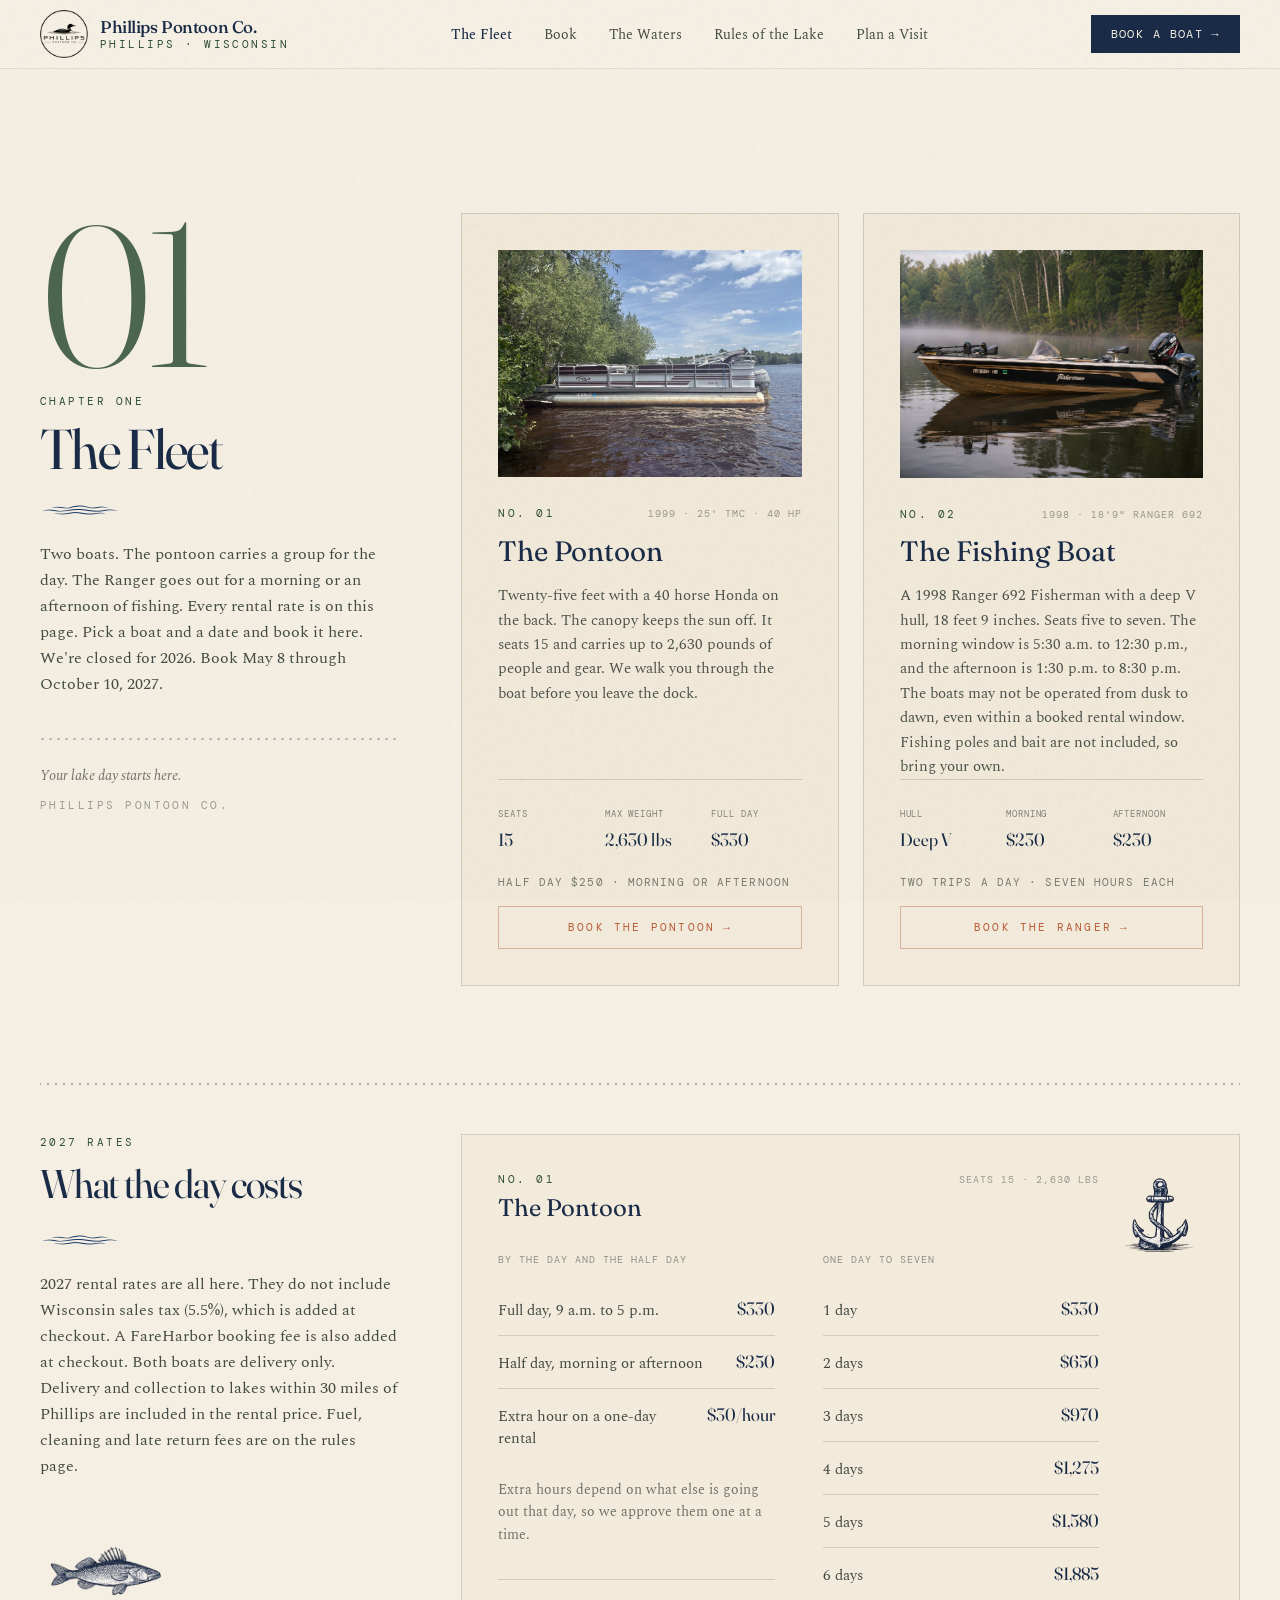
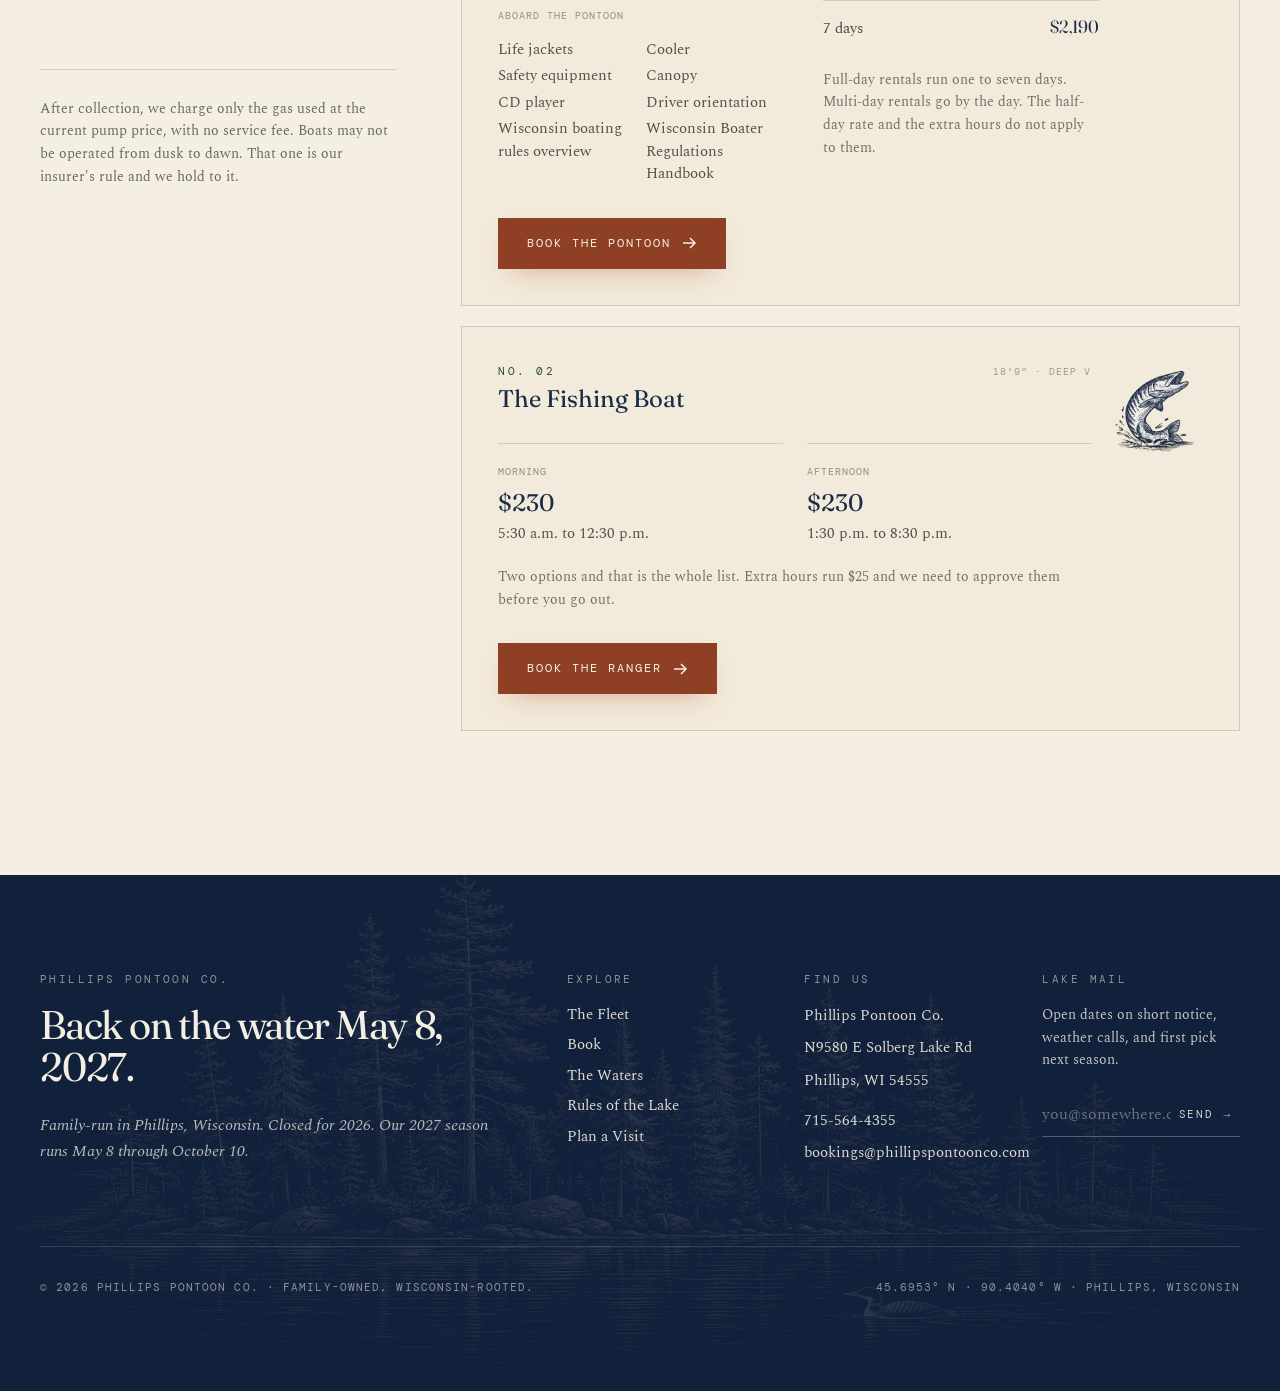
<file: fleet/index.html>
<!DOCTYPE html>
<html lang="en">
<head>
<meta charset="UTF-8" />
<meta name="viewport" content="width=device-width, initial-scale=1.0" />
<title>Pontoon &amp; Fishing Boat Rates | Phillips, WI</title>
<meta name="description" content="2027 boat rates: pontoon $330 full day or $250 half day, Ranger $230 per trip. Delivery and collection within 30 miles of Phillips are included." />
<meta name="theme-color" content="#1A2B47" />
<link rel="icon" type="image/png" href="/assets/img/favicon.png?v=02477ecf2f" />
<link rel="apple-touch-icon" href="/assets/img/favicon.png?v=02477ecf2f" />
<link rel="stylesheet" href="/assets/site.css?v=20261018-opt1" />
<script src="/assets/site.js?v=20261018-opt1" defer></script>
<!-- seo:begin -->
<link rel="canonical" href="https://phillipspontoonco.com/fleet/" />
<meta property="og:type" content="website" />
<meta property="og:site_name" content="Phillips Pontoon Co." />
<meta property="og:locale" content="en_US" />
<meta property="og:url" content="https://phillipspontoonco.com/fleet/" />
<meta property="og:title" content="The Fleet | Phillips Pontoon Co." />
<meta property="og:description" content="Two boats out of Phillips, Wisconsin. The pontoon carries a group for the day. The Ranger goes out mornings and afternoons. Every 2027 rental rate is on the page." />
<meta property="og:image" content="https://phillipspontoonco.com/assets/img/hero.jpg" />
<meta property="og:image:alt" content="A pontoon boat on a Northwoods lake near Phillips, Wisconsin" />
<meta name="twitter:card" content="summary_large_image" />
<meta name="twitter:title" content="The Fleet | Phillips Pontoon Co." />
<meta name="twitter:description" content="Two boats out of Phillips, Wisconsin. The pontoon carries a group for the day. The Ranger goes out mornings and afternoons. Every 2027 rental rate is on the page." />
<meta name="twitter:image" content="https://phillipspontoonco.com/assets/img/hero.jpg" />
<!-- seo:end -->
</head>
<body class="bg-paper text-ink grain antialiased">
<a class="skip-link" href="#main-content">Skip to content</a>
<header class="sticky top-0 z-40 bg-paper/85 backdrop-blur-md border-b border-ink/10">
  <nav class="max-w-[1440px] mx-auto px-6 lg:px-10 h-[68px] flex items-center justify-between gap-6" aria-label="Primary navigation">
    <a href="/" class="flex items-center gap-3 group">
      <img src="/assets/img/logo.png?v=944ca91017" alt="Phillips Pontoon Co." class="h-12 w-12 object-contain">
      <div class="leading-none">
        <div class="font-display text-[17px] font-medium text-navy tracking-tight" style="font-variation-settings:'opsz' 24,'SOFT' 60;">Phillips Pontoon Co.</div>
        <div class="eyebrow text-pine mt-1">Phillips · Wisconsin</div>
      </div>
    </a>
    <ul class="hidden lg:flex items-center gap-8 text-[14px] font-body text-ink/80"><li><a href="/fleet/" class="text-navy font-medium transition" aria-current="page">The Fleet</a></li><li><a href="/book/" class="hover:text-navy transition">Book</a></li><li><a href="/waters/" class="hover:text-navy transition">The Waters</a></li><li><a href="/rules/" class="hover:text-navy transition">Rules of the Lake</a></li><li><a href="/visit/" class="hover:text-navy transition">Plan a Visit</a></li></ul>
    <!-- !hidden / md:!inline-flex: .btn-primary sets display:flex and custom CSS is
         appended after Tailwind in site.css, so a plain .hidden loses the cascade and
         the button used to show on phones, crushing the brand lockup. -->
    <a href="/book/" class="!hidden md:!inline-flex btn-primary !py-2.5 !px-5 !text-[12px]">Book a Boat <span aria-hidden="true">→</span></a>
    <button id="mobtoggle" class="lg:hidden text-navy" type="button" aria-label="Open menu" aria-controls="mobnav" aria-expanded="false">
      <svg viewBox="0 0 24 24" class="w-6 h-6" fill="none" stroke="currentColor" stroke-width="1.6"><path d="M3 7h18M3 12h18M3 17h18"/></svg>
    </button>
  </nav>
  <div id="mobnav" role="navigation" aria-label="Mobile navigation" class="hidden lg:hidden border-t border-ink/10 bg-paper px-6 py-4 font-body text-[15px]"><a href="/fleet/" class="block py-2 text-navy font-medium" aria-current="page">The Fleet</a><a href="/book/" class="block py-2 text-ink/80">Book</a><a href="/waters/" class="block py-2 text-ink/80">The Waters</a><a href="/rules/" class="block py-2 text-ink/80">Rules of the Lake</a><a href="/visit/" class="block py-2 text-ink/80">Plan a Visit</a>
    <a href="/book/" class="block py-2 text-rust font-medium">Book a boat →</a>
  </div>
</header>
<main id="main-content" tabindex="-1">
<section id="fleet" class="relative py-24 lg:py-36">
  <div class="max-w-[1440px] mx-auto px-6 lg:px-10">
    <div class="grid lg:grid-cols-12 gap-10 lg:gap-16 items-start">

      <div class="lg:col-span-4">
        <div class="lg:sticky lg:top-32">
          <div class="chapter-num text-pine/85 text-[120px] lg:text-[200px]">01</div>
          <p class="eyebrow text-pine mt-4">Chapter One</p>
          <h1 class="font-display text-4xl lg:text-[56px] leading-[0.95] mt-3 text-navy tighter">The Fleet</h1>
          <div class="wave-rule mt-7"></div>
          <p class="font-body text-ink/80 mt-6 leading-relaxed max-w-sm">
            Two boats. The pontoon carries a group for the day. The Ranger goes out for a morning or an afternoon of fishing. Every rental rate is on this page. Pick a boat and a date and book it here. We're closed for 2026. Book May 8 through October 10, 2027.
          </p>
          <div class="hidden lg:block mt-10 dot-divider text-navy"></div>
          <p class="hidden lg:block mt-6 font-body text-sm italic text-ink/60 leading-relaxed max-w-sm">
            Your lake day starts here.<br>
            <span class="not-italic eyebrow text-ink/40 mt-2 inline-block">Phillips Pontoon Co.</span>
          </p>
        </div>
      </div>

      <div class="lg:col-span-8 grid sm:grid-cols-2 gap-5 lg:gap-6">
        <!-- ── Pontoon ── -->
        <article class="fleet-card bg-paper-warm/55 border border-ink/15 p-7 lg:p-9 flex flex-col">
          <div class="aspect-[4/3] mb-7 overflow-hidden">
            <img src="/assets/img/pontoon.jpg?v=083ef64b56" alt="Phillips Pontoon Co.'s 25-foot TMC pontoon on a Northwoods lake" class="w-full h-full object-cover" />
          </div>
          <div class="flex items-baseline justify-between">
            <p class="eyebrow text-pine">No. 01</p>
            <p class="font-mono text-[10px] text-ink/40 tracking-widest uppercase">1999 · 25' TMC · 40 HP</p>
          </div>
          <h3 class="font-display text-[28px] mt-2 text-navy" style="font-variation-settings:'opsz' 36,'SOFT' 60;">The Pontoon</h3>
          <p class="font-body text-[15px] leading-relaxed mt-3 text-ink/75">
            Twenty-five feet with a 40 horse Honda on the back. The canopy keeps the sun off. It seats 15 and carries up to 2,630 pounds of people and gear. We walk you through the boat before you leave the dock.
          </p>
          <dl class="mt-auto pt-7 grid grid-cols-3 gap-4 border-t border-ink/15">
            <div><dt class="font-mono text-[9px] text-ink/50 tracking-widest uppercase mb-1">Seats</dt><dd class="font-display text-lg text-navy">15</dd></div>
            <div><dt class="font-mono text-[9px] text-ink/50 tracking-widest uppercase mb-1">Max weight</dt><dd class="font-display text-lg text-navy">2,630 lbs</dd></div>
            <div><dt class="font-mono text-[9px] text-ink/50 tracking-widest uppercase mb-1">Full day</dt><dd class="font-display text-lg text-navy">$330</dd></div>
          </dl>
          <p class="font-mono text-[11px] text-ink/55 tracking-widest uppercase mt-5">Half day $250 · Morning or afternoon</p>
          <a href="https://fareharbor.com/embeds/book/phillipspontoonco/items/747377/?full-items=yes&amp;flow=1675621" class="mt-4 flex items-center justify-center gap-2 border border-rust/40 text-rust hover:bg-rust hover:text-paper transition-colors py-3 font-mono text-[11px] tracking-[0.2em] uppercase">Book the pontoon <span aria-hidden="true">→</span></a>
        </article>

        <!-- ── Fishing Boat ── -->
        <article class="fleet-card bg-paper-warm/55 border border-ink/15 p-7 lg:p-9 flex flex-col">
          <div class="aspect-[4/3] mb-7 overflow-hidden">
            <img src="/assets/img/ranger.jpg?v=0c177c3574" alt="Phillips Pontoon Co.'s 1998 Ranger 692 Fisherman at rest on a misty Northwoods lake at dawn" class="w-full h-full object-cover" />
          </div>
          <div class="flex items-baseline justify-between">
            <p class="eyebrow text-pine">No. 02</p>
            <p class="font-mono text-[10px] text-ink/40 tracking-widest uppercase">1998 · 18'9" Ranger 692</p>
          </div>
          <h3 class="font-display text-[28px] mt-2 text-navy" style="font-variation-settings:'opsz' 36,'SOFT' 60;">The Fishing Boat</h3>
          <p class="font-body text-[15px] leading-relaxed mt-3 text-ink/75">
            A 1998 Ranger 692 Fisherman with a deep V hull, 18 feet 9 inches. Seats five to seven. The morning window is 5:30 a.m. to 12:30 p.m., and the afternoon is 1:30 p.m. to 8:30 p.m. The boats may not be operated from dusk to dawn, even within a booked rental window. Fishing poles and bait are not included, so bring your own.
          </p>
          <dl class="mt-auto pt-7 grid grid-cols-3 gap-4 border-t border-ink/15">
            <div><dt class="font-mono text-[9px] text-ink/50 tracking-widest uppercase mb-1">Hull</dt><dd class="font-display text-lg text-navy">Deep V</dd></div>
            <div><dt class="font-mono text-[9px] text-ink/50 tracking-widest uppercase mb-1">Morning</dt><dd class="font-display text-lg text-navy">$230</dd></div>
            <div><dt class="font-mono text-[9px] text-ink/50 tracking-widest uppercase mb-1">Afternoon</dt><dd class="font-display text-lg text-navy">$230</dd></div>
          </dl>
          <p class="font-mono text-[11px] text-ink/55 tracking-widest uppercase mt-5">Two trips a day · Seven hours each</p>
          <a href="https://fareharbor.com/embeds/book/phillipspontoonco/items/747430/?full-items=yes&amp;flow=1675621" class="mt-4 flex items-center justify-center gap-2 border border-rust/40 text-rust hover:bg-rust hover:text-paper transition-colors py-3 font-mono text-[11px] tracking-[0.2em] uppercase">Book the Ranger <span aria-hidden="true">→</span></a>
        </article>

        </div>
    </div>

    <!-- ── Rates ── -->
    <div class="mt-16 lg:mt-24">
      <div class="dot-divider text-navy"></div>

      <div class="mt-12 grid lg:grid-cols-12 gap-10 lg:gap-16 items-start">

        <div class="lg:col-span-4">
          <p class="eyebrow text-pine">2027 Rates</p>
          <h2 class="font-display text-3xl lg:text-[40px] leading-[1.05] mt-3 text-navy tighter">What the day costs</h2>
          <div class="wave-rule mt-7"></div>
          <p class="font-body text-ink/80 mt-6 leading-relaxed max-w-sm">
            2027 rental rates are all here. They do not include Wisconsin sales tax (5.5%), which is added at checkout. A FareHarbor booking fee is also added at checkout. Both boats are delivery only. Delivery and collection to lakes within 30 miles of Phillips are included in the rental price. Fuel, cleaning and late return fees are on the rules page.
          </p>
          <img src="/assets/img/fish-walleye.png?v=5a2fb34770" alt="" loading="lazy" style="width:132px;margin-top:26px;opacity:.92" />
          <div class="mt-8 pt-7 border-t border-ink/15 max-w-sm">
            <p class="font-body text-sm text-ink/65 leading-relaxed">
              After collection, we charge only the gas used at the current pump price, with no service fee. Boats may not be operated from dusk to dawn. That one is our insurer's rule and we hold to it.
            </p>
          </div>
        </div>

        <div class="lg:col-span-8">

          <!-- Pontoon rates -->
          <div class="border border-ink/15 bg-paper-warm/50 p-7 sm:p-8 lg:p-9">
            <img src="/assets/img/anchor.png?v=7f31a912af" alt="" loading="lazy" style="float:right;width:88px;height:88px;object-fit:contain;margin:0 0 10px 16px;opacity:.92" />
            <div class="flex items-baseline justify-between gap-4">
              <div>
                <p class="eyebrow text-pine">No. 01</p>
                <h3 class="font-display text-2xl text-navy mt-1" style="font-variation-settings:'opsz' 30,'SOFT' 60;">The Pontoon</h3>
              </div>
              <p class="font-mono text-[10px] text-ink/40 tracking-widest uppercase">Seats 15 · 2,630 lbs</p>
            </div>

            <div class="mt-7 grid sm:grid-cols-2 gap-8 lg:gap-12">

              <div>
                <p class="font-mono text-[10px] text-ink/45 tracking-widest uppercase">By the day and the half day</p>
                <div class="mt-4 divide-y divide-ink/15">
                  <div class="flex items-baseline justify-between gap-4 py-3">
                    <span class="font-body text-[15px] text-ink/80">Full day, 9 a.m. to 5 p.m.</span>
                    <span class="font-display text-lg text-navy whitespace-nowrap">$330</span>
                  </div>
                  <div class="flex items-baseline justify-between gap-4 py-3">
                    <span class="font-body text-[15px] text-ink/80">Half day, morning or afternoon</span>
                    <span class="font-display text-lg text-navy whitespace-nowrap">$250</span>
                  </div>
                  <div class="flex items-baseline justify-between gap-4 py-3">
                    <span class="font-body text-[15px] text-ink/80">Extra hour on a one-day rental</span>
                    <span class="font-display text-lg text-navy whitespace-nowrap">$30/hour</span>
                  </div>
                </div>
                <p class="font-body text-sm text-ink/60 mt-4 leading-relaxed">
                  Extra hours depend on what else is going out that day, so we approve them one at a time.
                </p>

                <div class="mt-8 pt-7 border-t border-ink/15">
                  <p class="font-mono text-[10px] text-ink/45 tracking-widest uppercase">Aboard the pontoon</p>
                  <ul class="mt-4 grid sm:grid-cols-2 gap-y-1 gap-x-5 font-body text-[15px] text-ink/75">
                    <li>Life jackets</li>
                    <li>Cooler</li>
                    <li>Safety equipment</li>
                    <li>Canopy</li>
                    <li>CD player</li>
                    <li>Driver orientation</li>
                    <li>Wisconsin boating rules overview</li>
                    <li>Wisconsin Boater Regulations Handbook</li>
                  </ul>
                </div>
              </div>

              <div>
                <p class="font-mono text-[10px] text-ink/45 tracking-widest uppercase">One day to seven</p>
                <div class="mt-4 divide-y divide-ink/15">
                  <div class="flex items-baseline justify-between gap-4 py-3">
                    <span class="font-body text-[15px] text-ink/80">1 day</span>
                    <span class="font-display text-lg text-navy whitespace-nowrap">$330</span>
                  </div>
                  <div class="flex items-baseline justify-between gap-4 py-3">
                    <span class="font-body text-[15px] text-ink/80">2 days</span>
                    <span class="font-display text-lg text-navy whitespace-nowrap">$650</span>
                  </div>
                  <div class="flex items-baseline justify-between gap-4 py-3">
                    <span class="font-body text-[15px] text-ink/80">3 days</span>
                    <span class="font-display text-lg text-navy whitespace-nowrap">$970</span>
                  </div>
                  <div class="flex items-baseline justify-between gap-4 py-3">
                    <span class="font-body text-[15px] text-ink/80">4 days</span>
                    <span class="font-display text-lg text-navy whitespace-nowrap">$1,275</span>
                  </div>
                  <div class="flex items-baseline justify-between gap-4 py-3">
                    <span class="font-body text-[15px] text-ink/80">5 days</span>
                    <span class="font-display text-lg text-navy whitespace-nowrap">$1,580</span>
                  </div>
                  <div class="flex items-baseline justify-between gap-4 py-3">
                    <span class="font-body text-[15px] text-ink/80">6 days</span>
                    <span class="font-display text-lg text-navy whitespace-nowrap">$1,885</span>
                  </div>
                  <div class="flex items-baseline justify-between gap-4 py-3">
                    <span class="font-body text-[15px] text-ink/80">7 days</span>
                    <span class="font-display text-lg text-navy whitespace-nowrap">$2,190</span>
                  </div>
                </div>
                <p class="font-body text-sm text-ink/60 mt-4 leading-relaxed">
                  Full-day rentals run one to seven days. Multi-day rentals go by the day. The half-day rate and the extra hours do not apply to them.
                </p>
              </div>

            </div>

            <a href="https://fareharbor.com/embeds/book/phillipspontoonco/items/747377/?full-items=yes&amp;flow=1675621" class="btn-stamp mt-8">Book the pontoon <svg class="w-4 h-4" viewBox="0 0 16 16" fill="none" stroke="currentColor" stroke-width="1.5"><path d="M2 8h12M9 3l5 5-5 5"/></svg></a>
          </div>

          <!-- Ranger rates -->
          <div class="mt-5 border border-ink/15 bg-paper-warm/50 p-7 sm:p-8 lg:p-9">
            <img src="/assets/img/fish-musky.png?v=08f65edb72" alt="" loading="lazy" style="float:right;width:96px;height:96px;object-fit:contain;margin:0 0 10px 16px;opacity:.92" />
            <div class="flex items-baseline justify-between gap-4">
              <div>
                <p class="eyebrow text-pine">No. 02</p>
                <h3 class="font-display text-2xl text-navy mt-1" style="font-variation-settings:'opsz' 30,'SOFT' 60;">The Fishing Boat</h3>
              </div>
              <p class="font-mono text-[10px] text-ink/40 tracking-widest uppercase">18'9" · Deep V</p>
            </div>

            <div class="mt-7 grid sm:grid-cols-2 gap-5 lg:gap-6">
              <div class="border-t border-ink/15 pt-5">
                <p class="font-mono text-[10px] text-ink/45 tracking-widest uppercase">Morning</p>
                <p class="font-display text-2xl text-navy mt-2" style="font-variation-settings:'opsz' 30,'SOFT' 60;">$230</p>
                <p class="font-body text-[15px] text-ink/75 mt-1">5:30 a.m. to 12:30 p.m.</p>
              </div>
              <div class="border-t border-ink/15 pt-5">
                <p class="font-mono text-[10px] text-ink/45 tracking-widest uppercase">Afternoon</p>
                <p class="font-display text-2xl text-navy mt-2" style="font-variation-settings:'opsz' 30,'SOFT' 60;">$230</p>
                <p class="font-body text-[15px] text-ink/75 mt-1">1:30 p.m. to 8:30 p.m.</p>
              </div>
            </div>

            <p class="font-body text-sm text-ink/60 mt-5 leading-relaxed max-w-xl">
              Two options and that is the whole list. Extra hours run $25 and we need to approve them before you go out.
            </p>

            <a href="https://fareharbor.com/embeds/book/phillipspontoonco/items/747430/?full-items=yes&amp;flow=1675621" class="btn-stamp mt-8">Book the Ranger <svg class="w-4 h-4" viewBox="0 0 16 16" fill="none" stroke="currentColor" stroke-width="1.5"><path d="M2 8h12M9 3l5 5-5 5"/></svg></a>
          </div>

        </div>
      </div>
    </div>
  </div>

</section>
</main>
<footer class="relative bg-navy-deep text-paper overflow-hidden">
  <img src="/assets/img/footer-shore.webp?v=b1e21f23d2" alt="" aria-hidden="true" loading="lazy" decoding="async" style="position:absolute;inset:0;width:100%;height:100%;object-fit:cover;object-position:center bottom;opacity:.12;mix-blend-mode:lighten;pointer-events:none" />

  <div class="max-w-[1440px] mx-auto px-6 lg:px-10 py-20 lg:py-24">

    <div class="grid lg:grid-cols-12 gap-10 lg:gap-16">

      <!-- Tagline + season note -->
      <div class="lg:col-span-5">
        <p class="eyebrow text-paper/55">Phillips Pontoon Co.</p>
        <h3 class="font-display text-3xl lg:text-[40px] leading-[1.05] mt-4 tighter" style="font-variation-settings:'opsz' 60,'SOFT' 60;">
          Back on the water May&nbsp;8, 2027.
        </h3>
        <p class="font-body italic text-paper/75 mt-6 max-w-md leading-relaxed">
          Family-run in Phillips, Wisconsin. Closed for 2026. Our 2027 season runs May&nbsp;8 through October&nbsp;10.
        </p>
      </div>

      <!-- Cols -->
      <div class="lg:col-span-7 grid sm:grid-cols-3 gap-10">
        <div>
          <p class="eyebrow text-paper/55">Explore</p>
          <ul class="mt-4 space-y-2 font-body text-paper/90 text-[15px]">
            <li><a href="/fleet/"  class="hover:text-paper transition">The Fleet</a></li>
            <li><a href="/book/"   class="hover:text-paper transition">Book</a></li>
            <li><a href="/waters/" class="hover:text-paper transition">The Waters</a></li>
            <li><a href="/rules/"  class="hover:text-paper transition">Rules of the Lake</a></li>
            <li><a href="/visit/"  class="hover:text-paper transition">Plan a Visit</a></li>
          </ul>
        </div>
        <div>
          <p class="eyebrow text-paper/55">Find Us</p>
          <ul class="mt-4 space-y-2 font-body text-paper/90 text-[15px] leading-relaxed">
            <li>Phillips Pontoon Co.</li>
            <li>N9580 E Solberg Lake Rd</li>
            <li>Phillips, WI 54555</li>
            <li class="pt-2"><a href="tel:+17155644355" class="hover:text-rust transition">715-564-4355</a></li>
            <li><a href="mailto:bookings@phillipspontoonco.com" class="hover:text-rust transition">bookings@phillipspontoonco.com</a></li>
          </ul>
        </div>
        <div>
          <p class="eyebrow text-paper/55">Lake Mail</p>
          <p class="font-body text-paper/80 text-[14px] mt-4 leading-relaxed">Open dates on short notice, weather calls, and first pick next season.</p>
          <form class="mt-5 ft-ml" data-ml="https://assets.mailerlite.com/jsonp/2512753/forms/193108855220078478/subscribe" action="https://assets.mailerlite.com/jsonp/2512753/forms/193108855220078478/subscribe" method="post">
            <div class="flex border-b border-paper/30 focus-within:border-paper transition">
              <input type="email" name="fields[email]" required placeholder="you@somewhere.com" autocomplete="email" aria-label="Email address" aria-describedby="footer-mail-status" class="flex-1 bg-transparent border-0 outline-none py-2 font-body text-[15px] text-paper placeholder:text-paper/40">
              <button type="submit" class="font-mono text-[11px] tracking-[0.18em] uppercase text-paper/85 hover:text-rust transition py-2">Send →</button>
            </div>
            <input type="hidden" name="ml-submit" value="1">
            <input type="hidden" name="anticsrf" value="true">
            <p id="footer-mail-status" class="ft-ml-msg hidden mt-3 text-[12px] font-mono text-rust/90" role="status" aria-live="polite" aria-atomic="true" tabindex="-1"></p>
          </form>
        </div>
      </div>
    </div>

    <div class="mt-20 pt-8 border-t border-paper/15 flex flex-col md:flex-row gap-4 md:items-center md:justify-between text-[11px] font-mono tracking-widest uppercase text-paper/55">
      <p>© 2026 Phillips Pontoon Co. · Family-owned, Wisconsin-rooted.</p>
      <p>45.6953° N · 90.4040° W · Phillips, Wisconsin</p>
    </div>
  </div>
</footer>

<!-- FareHarbor Lightframe API - do not remove -->
<script src="https://fareharbor.com/embeds/api/v1/?autolightframe=yes"></script>

</body>
</html>
</file>
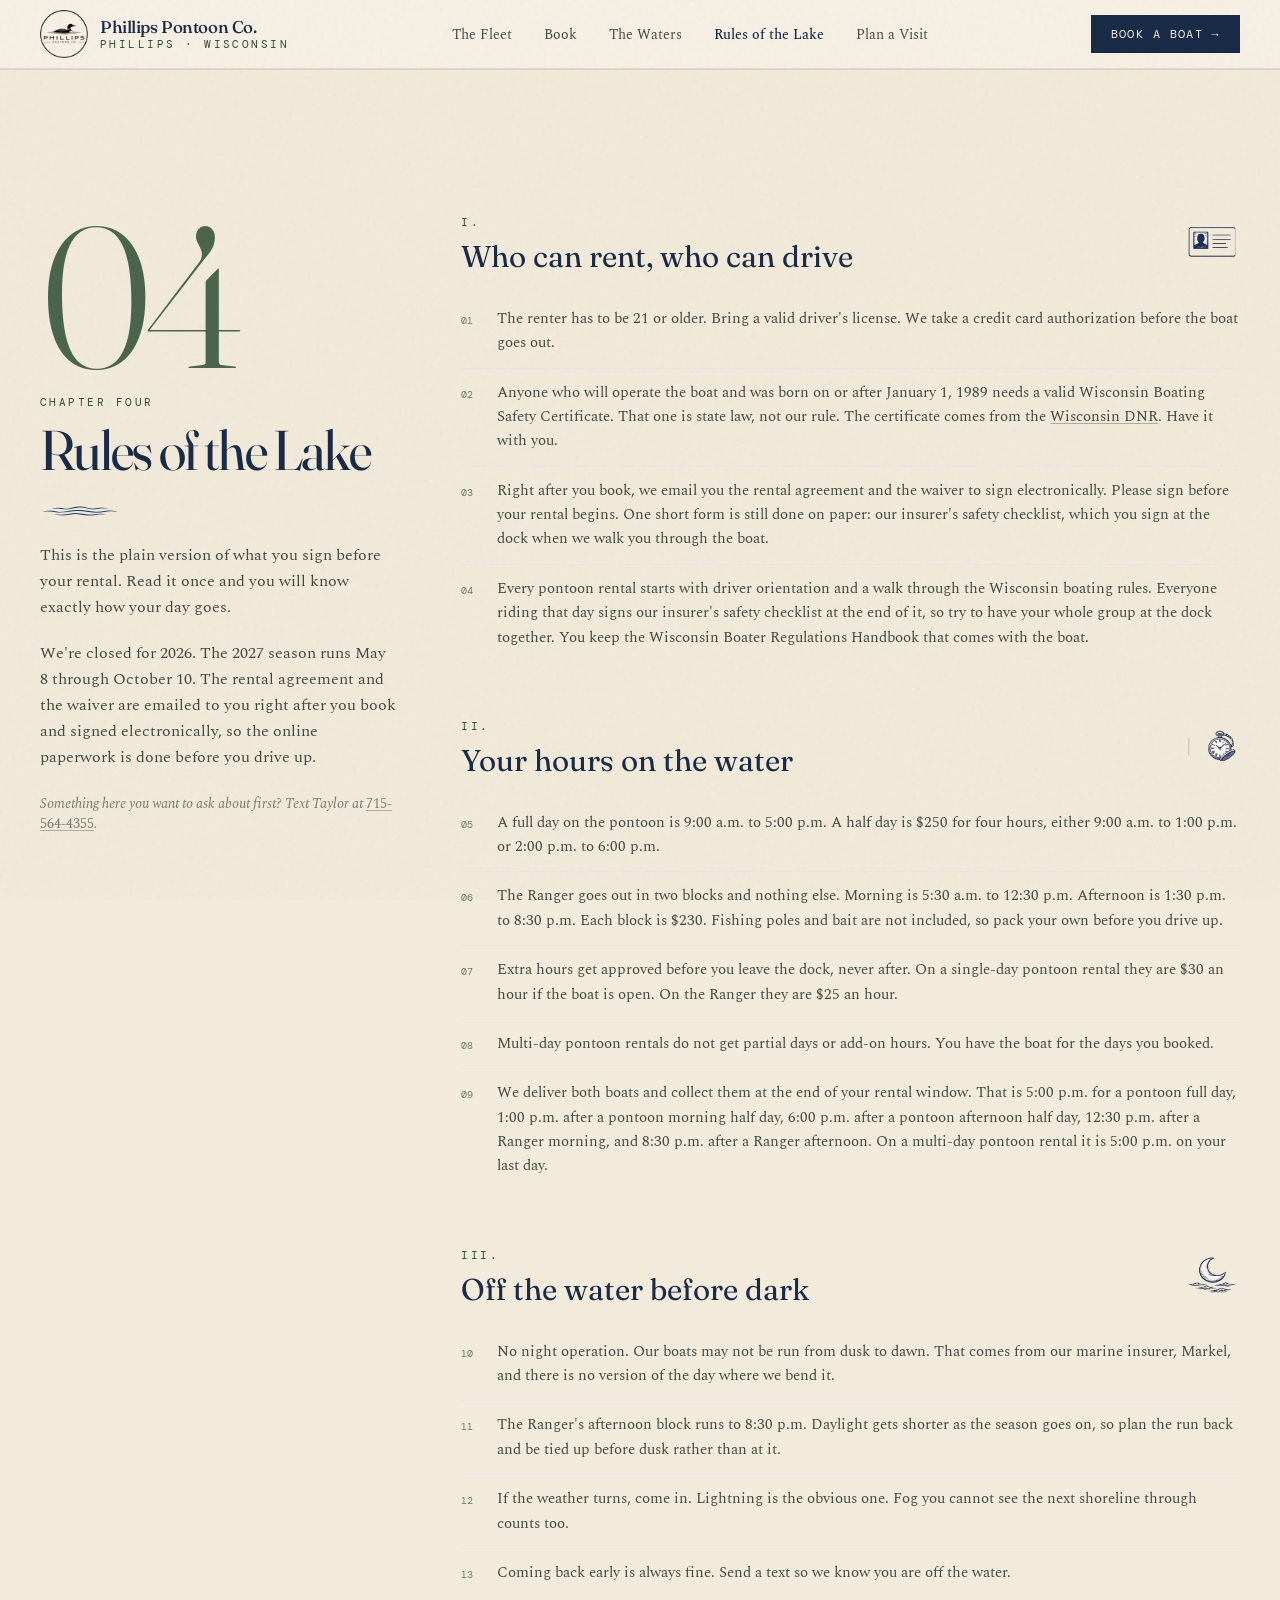
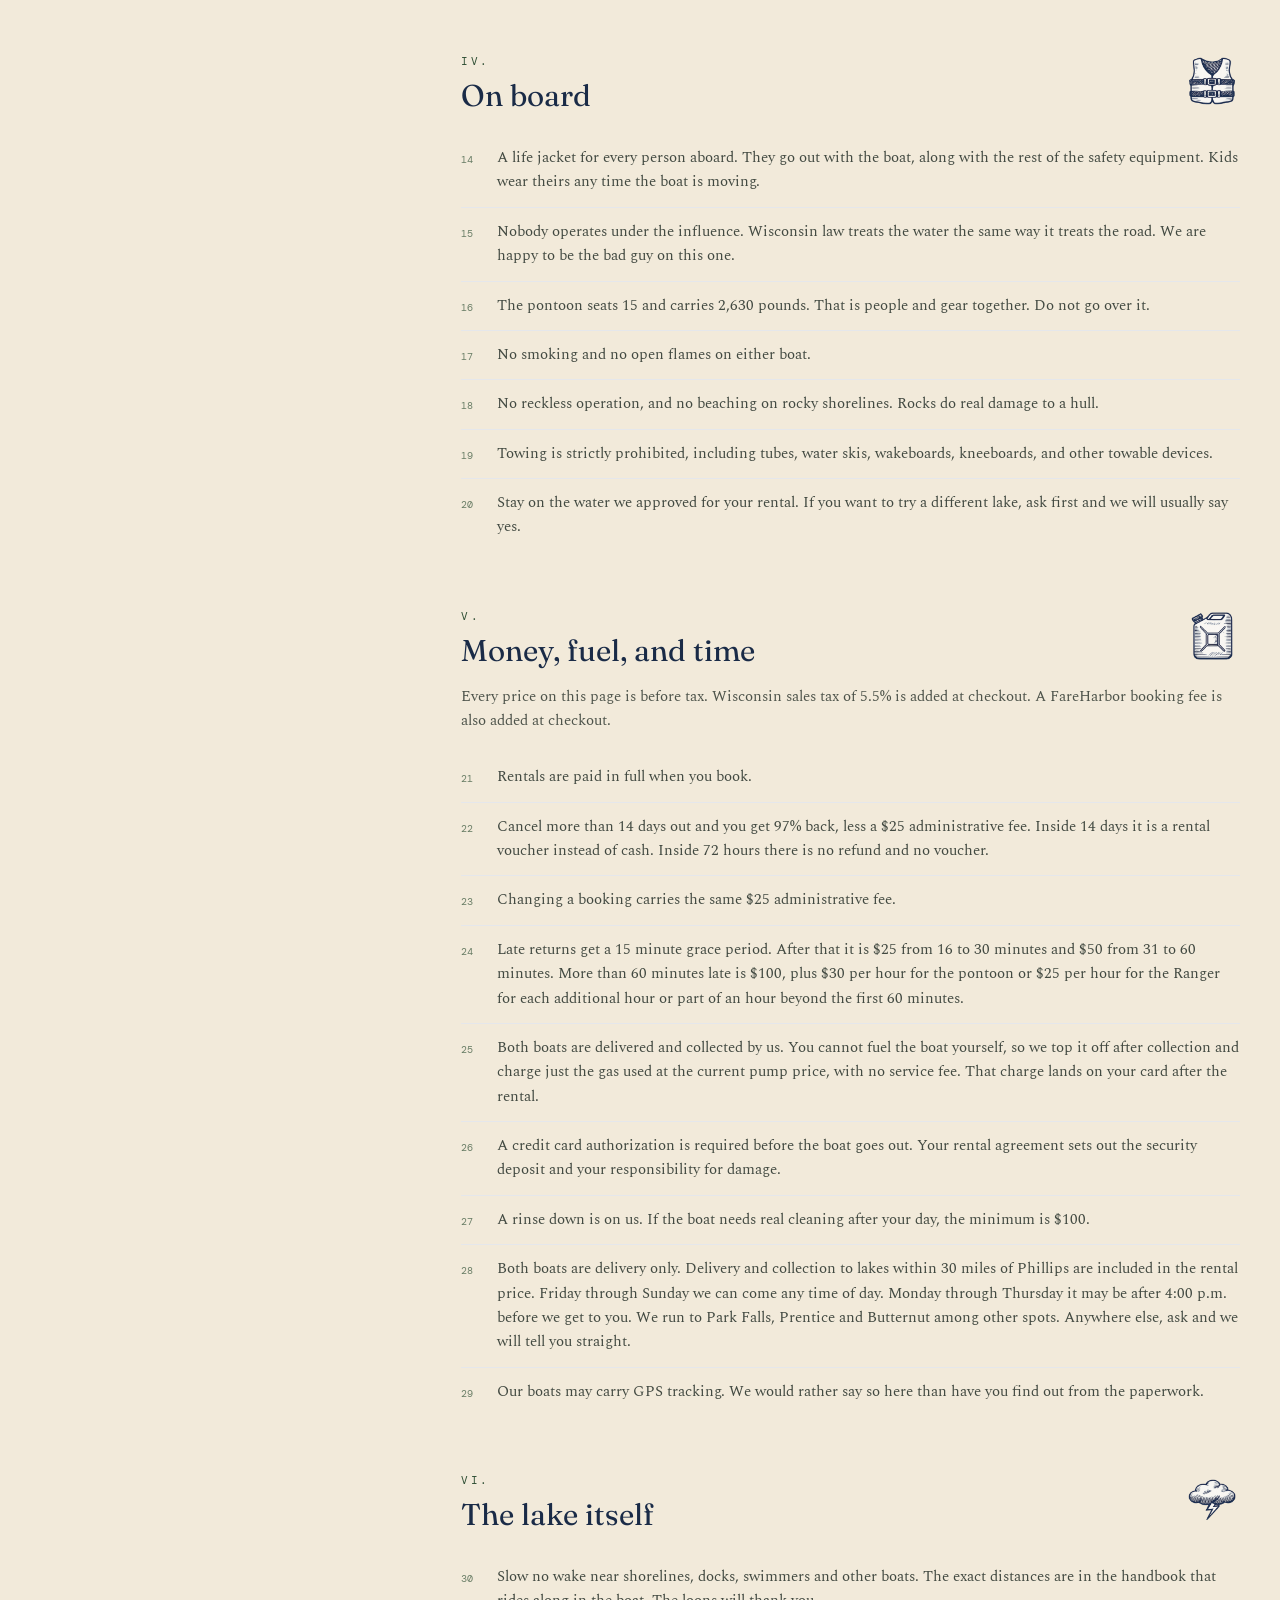
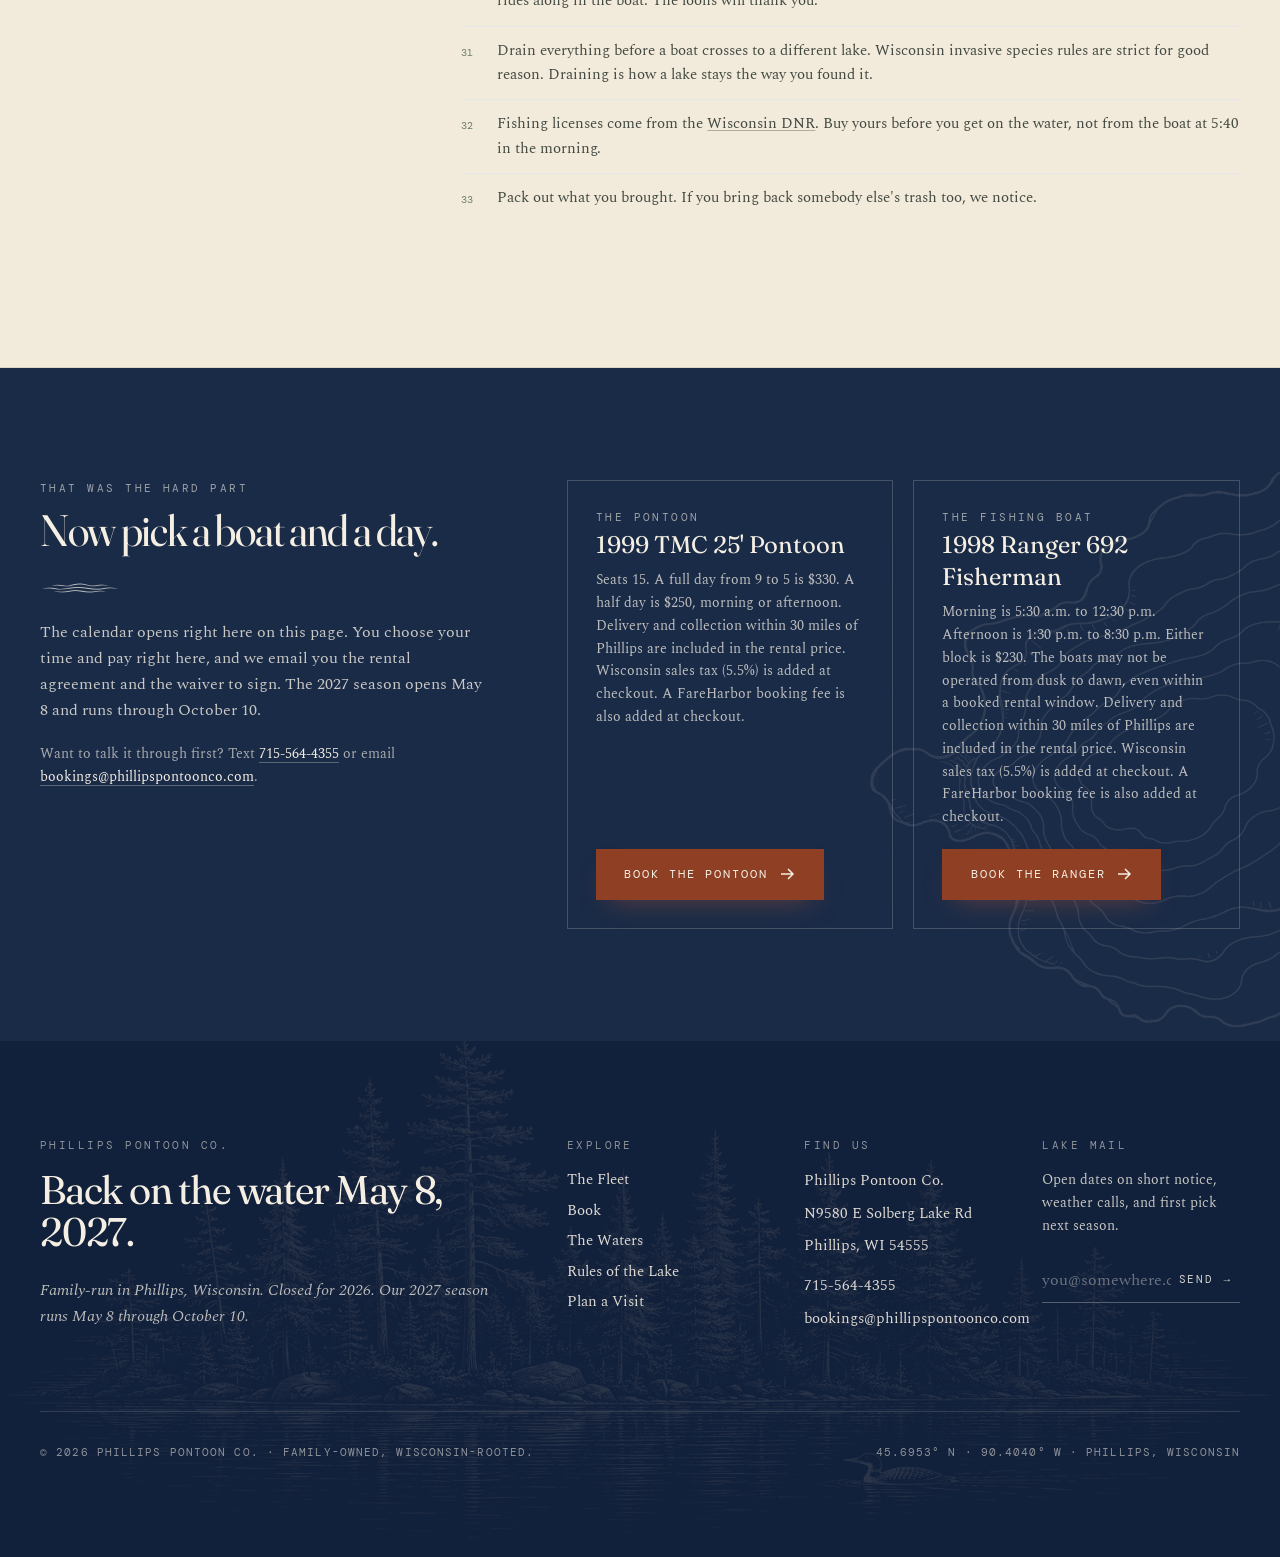
<file: rules/index.html>
<!DOCTYPE html>
<html lang="en">
<head>
<meta charset="UTF-8" />
<meta name="viewport" content="width=device-width, initial-scale=1.0" />
<title>Boat Rental Rules &amp; Safety | Phillips Pontoon Co.</title>
<meta name="description" content="Renters must be 21 with a valid license. Operators born in 1989 or later need a Wisconsin Boating Safety Certificate. No running the boats after dusk." />
<meta name="theme-color" content="#1A2B47" />
<link rel="icon" type="image/png" href="/assets/img/favicon.png?v=02477ecf2f" />
<link rel="apple-touch-icon" href="/assets/img/favicon.png?v=02477ecf2f" />
<link rel="stylesheet" href="/assets/site.css?v=20261018-opt1" />
<script src="/assets/site.js?v=20261018-opt1" defer></script>
<!-- seo:begin -->
<link rel="canonical" href="https://phillipspontoonco.com/rules/" />
<meta property="og:type" content="website" />
<meta property="og:site_name" content="Phillips Pontoon Co." />
<meta property="og:locale" content="en_US" />
<meta property="og:url" content="https://phillipspontoonco.com/rules/" />
<meta property="og:title" content="Rules of the Lake | Phillips Pontoon Co." />
<meta property="og:description" content="What we need before a boat goes in the water, plus how cancellations and late returns work. Worth a read before you book." />
<meta property="og:image" content="https://phillipspontoonco.com/assets/img/hero.jpg" />
<meta property="og:image:alt" content="A pontoon boat on a Northwoods lake near Phillips, Wisconsin" />
<meta name="twitter:card" content="summary_large_image" />
<meta name="twitter:title" content="Rules of the Lake | Phillips Pontoon Co." />
<meta name="twitter:description" content="What we need before a boat goes in the water, plus how cancellations and late returns work. Worth a read before you book." />
<meta name="twitter:image" content="https://phillipspontoonco.com/assets/img/hero.jpg" />
<!-- seo:end -->
</head>
<body class="bg-paper text-ink grain antialiased">
<a class="skip-link" href="#main-content">Skip to content</a>
<header class="sticky top-0 z-40 bg-paper/85 backdrop-blur-md border-b border-ink/10">
  <nav class="max-w-[1440px] mx-auto px-6 lg:px-10 h-[68px] flex items-center justify-between gap-6" aria-label="Primary navigation">
    <a href="/" class="flex items-center gap-3 group">
      <img src="/assets/img/logo.png?v=944ca91017" alt="Phillips Pontoon Co." class="h-12 w-12 object-contain">
      <div class="leading-none">
        <div class="font-display text-[17px] font-medium text-navy tracking-tight" style="font-variation-settings:'opsz' 24,'SOFT' 60;">Phillips Pontoon Co.</div>
        <div class="eyebrow text-pine mt-1">Phillips · Wisconsin</div>
      </div>
    </a>
    <ul class="hidden lg:flex items-center gap-8 text-[14px] font-body text-ink/80"><li><a href="/fleet/" class="hover:text-navy transition">The Fleet</a></li><li><a href="/book/" class="hover:text-navy transition">Book</a></li><li><a href="/waters/" class="hover:text-navy transition">The Waters</a></li><li><a href="/rules/" class="text-navy font-medium transition" aria-current="page">Rules of the Lake</a></li><li><a href="/visit/" class="hover:text-navy transition">Plan a Visit</a></li></ul>
    <!-- !hidden / md:!inline-flex: .btn-primary sets display:flex and custom CSS is
         appended after Tailwind in site.css, so a plain .hidden loses the cascade and
         the button used to show on phones, crushing the brand lockup. -->
    <a href="/book/" class="!hidden md:!inline-flex btn-primary !py-2.5 !px-5 !text-[12px]">Book a Boat <span aria-hidden="true">→</span></a>
    <button id="mobtoggle" class="lg:hidden text-navy" type="button" aria-label="Open menu" aria-controls="mobnav" aria-expanded="false">
      <svg viewBox="0 0 24 24" class="w-6 h-6" fill="none" stroke="currentColor" stroke-width="1.6"><path d="M3 7h18M3 12h18M3 17h18"/></svg>
    </button>
  </nav>
  <div id="mobnav" role="navigation" aria-label="Mobile navigation" class="hidden lg:hidden border-t border-ink/10 bg-paper px-6 py-4 font-body text-[15px]"><a href="/fleet/" class="block py-2 text-ink/80">The Fleet</a><a href="/book/" class="block py-2 text-ink/80">Book</a><a href="/waters/" class="block py-2 text-ink/80">The Waters</a><a href="/rules/" class="block py-2 text-navy font-medium" aria-current="page">Rules of the Lake</a><a href="/visit/" class="block py-2 text-ink/80">Plan a Visit</a>
    <a href="/book/" class="block py-2 text-rust font-medium">Book a boat →</a>
  </div>
</header>
<main id="main-content" tabindex="-1">
<section id="rules" class="relative py-24 lg:py-36 bg-paper-warm/50 border-y border-ink/10">
  <div class="max-w-[1440px] mx-auto px-6 lg:px-10 grid lg:grid-cols-12 gap-10 lg:gap-16">

    <div class="lg:col-span-4">
      <div class="lg:sticky lg:top-32">
        <div class="chapter-num text-pine/85 text-[120px] lg:text-[200px]">04</div>
        <p class="eyebrow text-pine mt-4">Chapter Four</p>
        <h1 class="font-display text-4xl lg:text-[56px] leading-[0.95] mt-3 text-navy tighter">Rules of the Lake</h1>
        <div class="wave-rule mt-7"></div>
        <p class="font-body text-ink/80 mt-6 leading-relaxed max-w-sm">
          This is the plain version of what you sign before your rental. Read it once and you will know exactly how your day goes.
        </p>
        <p class="font-body text-ink/80 mt-5 leading-relaxed max-w-sm">
          We're closed for 2026. The 2027 season runs May 8 through October 10. The rental agreement and the waiver are emailed to you right after you book and signed electronically, so the online paperwork is done before you drive up.
        </p>
        <p class="font-body italic text-ink/55 mt-6 text-sm max-w-sm">
          Something here you want to ask about first? Text Taylor at <a href="tel:+17155644355" class="not-italic underline underline-offset-2 decoration-ink/30 hover:decoration-navy">715-564-4355</a>.
        </p>
      </div>
    </div>

    <div class="lg:col-span-8 space-y-14">

      <div>
        <img src="/assets/img/rule-license.png?v=3f4bd3cb62" alt="" loading="lazy" style="float:right;width:56px;height:56px;object-fit:contain;margin:0 0 10px 16px;opacity:.9" /><p class="eyebrow text-pine">i.</p>
        <h3 class="font-display text-2xl lg:text-3xl mt-2 text-navy" style="font-variation-settings:'opsz' 36,'SOFT' 60;">Who can rent, who can drive</h3>
        <ul class="mt-5 divide-y divide-ink/12">
          <li class="py-3 grid grid-cols-[1.5rem_1fr] gap-3 items-start"><span class="font-mono text-[10px] text-pine/70 mt-1.5">01</span><p class="font-body text-[15px] text-ink/80 leading-relaxed">The renter has to be 21 or older. Bring a valid driver's license. We take a credit card authorization before the boat goes out.</p></li>
          <li class="py-3 grid grid-cols-[1.5rem_1fr] gap-3 items-start"><span class="font-mono text-[10px] text-pine/70 mt-1.5">02</span><p class="font-body text-[15px] text-ink/80 leading-relaxed">Anyone who will operate the boat and was born on or after January 1, 1989 needs a valid Wisconsin Boating Safety Certificate. That one is state law, not our rule. The certificate comes from the <a href="https://dnr.wisconsin.gov/" class="underline underline-offset-2 decoration-ink/30 hover:decoration-navy">Wisconsin DNR</a>. Have it with you.</p></li>
          <li class="py-3 grid grid-cols-[1.5rem_1fr] gap-3 items-start"><span class="font-mono text-[10px] text-pine/70 mt-1.5">03</span><p class="font-body text-[15px] text-ink/80 leading-relaxed">Right after you book, we email you the rental agreement and the waiver to sign electronically. Please sign before your rental begins. One short form is still done on paper: our insurer's safety checklist, which you sign at the dock when we walk you through the boat.</p></li>
          <li class="py-3 grid grid-cols-[1.5rem_1fr] gap-3 items-start"><span class="font-mono text-[10px] text-pine/70 mt-1.5">04</span><p class="font-body text-[15px] text-ink/80 leading-relaxed">Every pontoon rental starts with driver orientation and a walk through the Wisconsin boating rules. Everyone riding that day signs our insurer's safety checklist at the end of it, so try to have your whole group at the dock together. You keep the Wisconsin Boater Regulations Handbook that comes with the boat.</p></li>
        </ul>
      </div>

      <div>
        <img src="/assets/img/rule-hours.png?v=f0d36671dd" alt="" loading="lazy" style="float:right;width:56px;height:56px;object-fit:contain;margin:0 0 10px 16px;opacity:.9" /><p class="eyebrow text-pine">ii.</p>
        <h3 class="font-display text-2xl lg:text-3xl mt-2 text-navy" style="font-variation-settings:'opsz' 36,'SOFT' 60;">Your hours on the water</h3>
        <ul class="mt-5 divide-y divide-ink/12">
          <li class="py-3 grid grid-cols-[1.5rem_1fr] gap-3 items-start"><span class="font-mono text-[10px] text-pine/70 mt-1.5">05</span><p class="font-body text-[15px] text-ink/80 leading-relaxed">A full day on the pontoon is 9:00 a.m. to 5:00 p.m. A half day is $250 for four hours, either 9:00 a.m. to 1:00 p.m. or 2:00 p.m. to 6:00 p.m.</p></li>
          <li class="py-3 grid grid-cols-[1.5rem_1fr] gap-3 items-start"><span class="font-mono text-[10px] text-pine/70 mt-1.5">06</span><p class="font-body text-[15px] text-ink/80 leading-relaxed">The Ranger goes out in two blocks and nothing else. Morning is 5:30 a.m. to 12:30 p.m. Afternoon is 1:30 p.m. to 8:30 p.m. Each block is $230. Fishing poles and bait are not included, so pack your own before you drive up.</p></li>
          <li class="py-3 grid grid-cols-[1.5rem_1fr] gap-3 items-start"><span class="font-mono text-[10px] text-pine/70 mt-1.5">07</span><p class="font-body text-[15px] text-ink/80 leading-relaxed">Extra hours get approved before you leave the dock, never after. On a single-day pontoon rental they are $30 an hour if the boat is open. On the Ranger they are $25 an hour.</p></li>
          <li class="py-3 grid grid-cols-[1.5rem_1fr] gap-3 items-start"><span class="font-mono text-[10px] text-pine/70 mt-1.5">08</span><p class="font-body text-[15px] text-ink/80 leading-relaxed">Multi-day pontoon rentals do not get partial days or add-on hours. You have the boat for the days you booked.</p></li>
          <li class="py-3 grid grid-cols-[1.5rem_1fr] gap-3 items-start"><span class="font-mono text-[10px] text-pine/70 mt-1.5">09</span><p class="font-body text-[15px] text-ink/80 leading-relaxed">We deliver both boats and collect them at the end of your rental window. That is 5:00 p.m. for a pontoon full day, 1:00 p.m. after a pontoon morning half day, 6:00 p.m. after a pontoon afternoon half day, 12:30 p.m. after a Ranger morning, and 8:30 p.m. after a Ranger afternoon. On a multi-day pontoon rental it is 5:00 p.m. on your last day.</p></li>
        </ul>
      </div>

      <div>
        <img src="/assets/img/rule-dark.png?v=baff80efcb" alt="" loading="lazy" style="float:right;width:56px;height:56px;object-fit:contain;margin:0 0 10px 16px;opacity:.9" /><p class="eyebrow text-pine">iii.</p>
        <h3 class="font-display text-2xl lg:text-3xl mt-2 text-navy" style="font-variation-settings:'opsz' 36,'SOFT' 60;">Off the water before dark</h3>
        <ul class="mt-5 divide-y divide-ink/12">
          <li class="py-3 grid grid-cols-[1.5rem_1fr] gap-3 items-start"><span class="font-mono text-[10px] text-pine/70 mt-1.5">10</span><p class="font-body text-[15px] text-ink/80 leading-relaxed">No night operation. Our boats may not be run from dusk to dawn. That comes from our marine insurer, Markel, and there is no version of the day where we bend it.</p></li>
          <li class="py-3 grid grid-cols-[1.5rem_1fr] gap-3 items-start"><span class="font-mono text-[10px] text-pine/70 mt-1.5">11</span><p class="font-body text-[15px] text-ink/80 leading-relaxed">The Ranger's afternoon block runs to 8:30 p.m. Daylight gets shorter as the season goes on, so plan the run back and be tied up before dusk rather than at it.</p></li>
          <li class="py-3 grid grid-cols-[1.5rem_1fr] gap-3 items-start"><span class="font-mono text-[10px] text-pine/70 mt-1.5">12</span><p class="font-body text-[15px] text-ink/80 leading-relaxed">If the weather turns, come in. Lightning is the obvious one. Fog you cannot see the next shoreline through counts too.</p></li>
          <li class="py-3 grid grid-cols-[1.5rem_1fr] gap-3 items-start"><span class="font-mono text-[10px] text-pine/70 mt-1.5">13</span><p class="font-body text-[15px] text-ink/80 leading-relaxed">Coming back early is always fine. Send a text so we know you are off the water.</p></li>
        </ul>
      </div>

      <div>
        <img src="/assets/img/rule-vest.png?v=f3f9c371b1" alt="" loading="lazy" style="float:right;width:56px;height:56px;object-fit:contain;margin:0 0 10px 16px;opacity:.9" /><p class="eyebrow text-pine">iv.</p>
        <h3 class="font-display text-2xl lg:text-3xl mt-2 text-navy" style="font-variation-settings:'opsz' 36,'SOFT' 60;">On board</h3>
        <ul class="mt-5 divide-y divide-ink/12">
          <li class="py-3 grid grid-cols-[1.5rem_1fr] gap-3 items-start"><span class="font-mono text-[10px] text-pine/70 mt-1.5">14</span><p class="font-body text-[15px] text-ink/80 leading-relaxed">A life jacket for every person aboard. They go out with the boat, along with the rest of the safety equipment. Kids wear theirs any time the boat is moving.</p></li>
          <li class="py-3 grid grid-cols-[1.5rem_1fr] gap-3 items-start"><span class="font-mono text-[10px] text-pine/70 mt-1.5">15</span><p class="font-body text-[15px] text-ink/80 leading-relaxed">Nobody operates under the influence. Wisconsin law treats the water the same way it treats the road. We are happy to be the bad guy on this one.</p></li>
          <li class="py-3 grid grid-cols-[1.5rem_1fr] gap-3 items-start"><span class="font-mono text-[10px] text-pine/70 mt-1.5">16</span><p class="font-body text-[15px] text-ink/80 leading-relaxed">The pontoon seats 15 and carries 2,630 pounds. That is people and gear together. Do not go over it.</p></li>
          <li class="py-3 grid grid-cols-[1.5rem_1fr] gap-3 items-start"><span class="font-mono text-[10px] text-pine/70 mt-1.5">17</span><p class="font-body text-[15px] text-ink/80 leading-relaxed">No smoking and no open flames on either boat.</p></li>
          <li class="py-3 grid grid-cols-[1.5rem_1fr] gap-3 items-start"><span class="font-mono text-[10px] text-pine/70 mt-1.5">18</span><p class="font-body text-[15px] text-ink/80 leading-relaxed">No reckless operation, and no beaching on rocky shorelines. Rocks do real damage to a hull.</p></li>
          <li class="py-3 grid grid-cols-[1.5rem_1fr] gap-3 items-start"><span class="font-mono text-[10px] text-pine/70 mt-1.5">19</span><p class="font-body text-[15px] text-ink/80 leading-relaxed">Towing is strictly prohibited, including tubes, water skis, wakeboards, kneeboards, and other towable devices.</p></li>
          <li class="py-3 grid grid-cols-[1.5rem_1fr] gap-3 items-start"><span class="font-mono text-[10px] text-pine/70 mt-1.5">20</span><p class="font-body text-[15px] text-ink/80 leading-relaxed">Stay on the water we approved for your rental. If you want to try a different lake, ask first and we will usually say yes.</p></li>
        </ul>
      </div>

      <div>
        <img src="/assets/img/rule-fuel.png?v=127341afbf" alt="" loading="lazy" style="float:right;width:56px;height:56px;object-fit:contain;margin:0 0 10px 16px;opacity:.9" /><p class="eyebrow text-pine">v.</p>
        <h3 class="font-display text-2xl lg:text-3xl mt-2 text-navy" style="font-variation-settings:'opsz' 36,'SOFT' 60;">Money, fuel, and time</h3>
        <p class="font-body text-[15px] text-ink/75 mt-4 leading-relaxed">Every price on this page is before tax. Wisconsin sales tax of 5.5% is added at checkout. A FareHarbor booking fee is also added at checkout.</p>
        <ul class="mt-5 divide-y divide-ink/12">
          <li class="py-3 grid grid-cols-[1.5rem_1fr] gap-3 items-start"><span class="font-mono text-[10px] text-pine/70 mt-1.5">21</span><p class="font-body text-[15px] text-ink/80 leading-relaxed">Rentals are paid in full when you book.</p></li>
          <li class="py-3 grid grid-cols-[1.5rem_1fr] gap-3 items-start"><span class="font-mono text-[10px] text-pine/70 mt-1.5">22</span><p class="font-body text-[15px] text-ink/80 leading-relaxed">Cancel more than 14 days out and you get 97% back, less a $25 administrative fee. Inside 14 days it is a rental voucher instead of cash. Inside 72 hours there is no refund and no voucher.</p></li>
          <li class="py-3 grid grid-cols-[1.5rem_1fr] gap-3 items-start"><span class="font-mono text-[10px] text-pine/70 mt-1.5">23</span><p class="font-body text-[15px] text-ink/80 leading-relaxed">Changing a booking carries the same $25 administrative fee.</p></li>
          <li class="py-3 grid grid-cols-[1.5rem_1fr] gap-3 items-start"><span class="font-mono text-[10px] text-pine/70 mt-1.5">24</span><p class="font-body text-[15px] text-ink/80 leading-relaxed">Late returns get a 15 minute grace period. After that it is $25 from 16 to 30 minutes and $50 from 31 to 60 minutes. More than 60 minutes late is $100, plus $30 per hour for the pontoon or $25 per hour for the Ranger for each additional hour or part of an hour beyond the first 60 minutes.</p></li>
          <li class="py-3 grid grid-cols-[1.5rem_1fr] gap-3 items-start"><span class="font-mono text-[10px] text-pine/70 mt-1.5">25</span><p class="font-body text-[15px] text-ink/80 leading-relaxed">Both boats are delivered and collected by us. You cannot fuel the boat yourself, so we top it off after collection and charge just the gas used at the current pump price, with no service fee. That charge lands on your card after the rental.</p></li>
          <li class="py-3 grid grid-cols-[1.5rem_1fr] gap-3 items-start"><span class="font-mono text-[10px] text-pine/70 mt-1.5">26</span><p class="font-body text-[15px] text-ink/80 leading-relaxed">A credit card authorization is required before the boat goes out. Your rental agreement sets out the security deposit and your responsibility for damage.</p></li>
          <li class="py-3 grid grid-cols-[1.5rem_1fr] gap-3 items-start"><span class="font-mono text-[10px] text-pine/70 mt-1.5">27</span><p class="font-body text-[15px] text-ink/80 leading-relaxed">A rinse down is on us. If the boat needs real cleaning after your day, the minimum is $100.</p></li>
          <li class="py-3 grid grid-cols-[1.5rem_1fr] gap-3 items-start"><span class="font-mono text-[10px] text-pine/70 mt-1.5">28</span><p class="font-body text-[15px] text-ink/80 leading-relaxed">Both boats are delivery only. Delivery and collection to lakes within 30 miles of Phillips are included in the rental price. Friday through Sunday we can come any time of day. Monday through Thursday it may be after 4:00 p.m. before we get to you. We run to Park Falls, Prentice and Butternut among other spots. Anywhere else, ask and we will tell you straight.</p></li>
          <li class="py-3 grid grid-cols-[1.5rem_1fr] gap-3 items-start"><span class="font-mono text-[10px] text-pine/70 mt-1.5">29</span><p class="font-body text-[15px] text-ink/80 leading-relaxed">Our boats may carry GPS tracking. We would rather say so here than have you find out from the paperwork.</p></li>
        </ul>
      </div>

      <div>
        <img src="/assets/img/rule-storm.png?v=e851c0b9c5" alt="" loading="lazy" style="float:right;width:56px;height:56px;object-fit:contain;margin:0 0 10px 16px;opacity:.9" /><p class="eyebrow text-pine">vi.</p>
        <h3 class="font-display text-2xl lg:text-3xl mt-2 text-navy" style="font-variation-settings:'opsz' 36,'SOFT' 60;">The lake itself</h3>
        <ul class="mt-5 divide-y divide-ink/12">
          <li class="py-3 grid grid-cols-[1.5rem_1fr] gap-3 items-start"><span class="font-mono text-[10px] text-pine/70 mt-1.5">30</span><p class="font-body text-[15px] text-ink/80 leading-relaxed">Slow no wake near shorelines, docks, swimmers and other boats. The exact distances are in the handbook that rides along in the boat. The loons will thank you.</p></li>
          <li class="py-3 grid grid-cols-[1.5rem_1fr] gap-3 items-start"><span class="font-mono text-[10px] text-pine/70 mt-1.5">31</span><p class="font-body text-[15px] text-ink/80 leading-relaxed">Drain everything before a boat crosses to a different lake. Wisconsin invasive species rules are strict for good reason. Draining is how a lake stays the way you found it.</p></li>
          <li class="py-3 grid grid-cols-[1.5rem_1fr] gap-3 items-start"><span class="font-mono text-[10px] text-pine/70 mt-1.5">32</span><p class="font-body text-[15px] text-ink/80 leading-relaxed">Fishing licenses come from the <a href="https://dnr.wisconsin.gov/" class="underline underline-offset-2 decoration-ink/30 hover:decoration-navy">Wisconsin DNR</a>. Buy yours before you get on the water, not from the boat at 5:40 in the morning.</p></li>
          <li class="py-3 grid grid-cols-[1.5rem_1fr] gap-3 items-start"><span class="font-mono text-[10px] text-pine/70 mt-1.5">33</span><p class="font-body text-[15px] text-ink/80 leading-relaxed">Pack out what you brought. If you bring back somebody else's trash too, we notice.</p></li>
        </ul>
      </div>

    </div>
  </div>
</section>
<section id="book" class="relative py-20 lg:py-28 bg-navy text-paper overflow-hidden">
  <img src="/assets/img/contours.webp?v=e89b882258" alt="" aria-hidden="true" loading="lazy" decoding="async" class="absolute -right-32 top-12 w-[640px] h-[640px] pointer-events-none" style="mix-blend-mode:lighten;opacity:.1" />
  <div class="relative max-w-[1440px] mx-auto px-6 lg:px-10 grid lg:grid-cols-12 gap-10 lg:gap-16 items-start">

    <div class="lg:col-span-5">
      <p class="eyebrow text-paper/60">That was the hard part</p>
      <h2 class="font-display text-3xl lg:text-[44px] leading-[1.02] mt-3 tighter">Now pick a boat and a day.</h2>
      <div class="wave-rule light mt-7"></div>
      <p class="font-body text-paper/80 mt-6 leading-relaxed max-w-md">
        The calendar opens right here on this page. You choose your time and pay right here, and we email you the rental agreement and the waiver to sign. The 2027 season opens May 8 and runs through October 10.
      </p>
      <p class="font-body text-paper/65 mt-5 text-sm leading-relaxed max-w-md">
        Want to talk it through first? Text <a href="tel:+17155644355" class="text-paper hover:text-rust transition underline underline-offset-4 decoration-paper/30">715-564-4355</a> or email <a href="mailto:bookings@phillipspontoonco.com" class="text-paper hover:text-rust transition underline underline-offset-4 decoration-paper/30">bookings@phillipspontoonco.com</a>.
      </p>
    </div>

    <div class="lg:col-span-7 grid sm:grid-cols-2 gap-5">
      <div class="border border-paper/20 p-6 sm:p-7 flex flex-col">
        <p class="eyebrow text-paper/60">The Pontoon</p>
        <h3 class="font-display text-2xl mt-1" style="font-variation-settings:'opsz' 30,'SOFT' 60;">1999 TMC 25' Pontoon</h3>
        <p class="font-body text-sm text-paper/75 mt-2 leading-relaxed">Seats 15. A full day from 9 to 5 is $330. A half day is $250, morning or afternoon. Delivery and collection within 30 miles of Phillips are included in the rental price. Wisconsin sales tax (5.5%) is added at checkout. A FareHarbor booking fee is also added at checkout.</p>
        <div class="mt-auto pt-5">
          <a href="https://fareharbor.com/embeds/book/phillipspontoonco/items/747377/?full-items=yes&amp;flow=1675621" class="btn-stamp">Book the pontoon <svg class="w-4 h-4" viewBox="0 0 16 16" fill="none" stroke="currentColor" stroke-width="1.5"><path d="M2 8h12M9 3l5 5-5 5"/></svg></a>
        </div>
      </div>
      <div class="border border-paper/20 p-6 sm:p-7 flex flex-col">
        <p class="eyebrow text-paper/60">The Fishing Boat</p>
        <h3 class="font-display text-2xl mt-1" style="font-variation-settings:'opsz' 30,'SOFT' 60;">1998 Ranger 692 Fisherman</h3>
        <p class="font-body text-sm text-paper/75 mt-2 leading-relaxed">Morning is 5:30 a.m. to 12:30 p.m. Afternoon is 1:30 p.m. to 8:30 p.m. Either block is $230. The boats may not be operated from dusk to dawn, even within a booked rental window. Delivery and collection within 30 miles of Phillips are included in the rental price. Wisconsin sales tax (5.5%) is added at checkout. A FareHarbor booking fee is also added at checkout.</p>
        <div class="mt-auto pt-5">
          <a href="https://fareharbor.com/embeds/book/phillipspontoonco/items/747430/?full-items=yes&amp;flow=1675621" class="btn-stamp">Book the Ranger <svg class="w-4 h-4" viewBox="0 0 16 16" fill="none" stroke="currentColor" stroke-width="1.5"><path d="M2 8h12M9 3l5 5-5 5"/></svg></a>
        </div>
      </div>
    </div>

  </div>
</section>
<!-- FareHarbor Lightframe API - do not remove -->
<script src="https://fareharbor.com/embeds/api/v1/?autolightframe=yes"></script>
</main>
<footer class="relative bg-navy-deep text-paper overflow-hidden">
  <img src="/assets/img/footer-shore.webp?v=b1e21f23d2" alt="" aria-hidden="true" loading="lazy" decoding="async" style="position:absolute;inset:0;width:100%;height:100%;object-fit:cover;object-position:center bottom;opacity:.12;mix-blend-mode:lighten;pointer-events:none" />

  <div class="max-w-[1440px] mx-auto px-6 lg:px-10 py-20 lg:py-24">

    <div class="grid lg:grid-cols-12 gap-10 lg:gap-16">

      <!-- Tagline + season note -->
      <div class="lg:col-span-5">
        <p class="eyebrow text-paper/55">Phillips Pontoon Co.</p>
        <h3 class="font-display text-3xl lg:text-[40px] leading-[1.05] mt-4 tighter" style="font-variation-settings:'opsz' 60,'SOFT' 60;">
          Back on the water May&nbsp;8, 2027.
        </h3>
        <p class="font-body italic text-paper/75 mt-6 max-w-md leading-relaxed">
          Family-run in Phillips, Wisconsin. Closed for 2026. Our 2027 season runs May&nbsp;8 through October&nbsp;10.
        </p>
      </div>

      <!-- Cols -->
      <div class="lg:col-span-7 grid sm:grid-cols-3 gap-10">
        <div>
          <p class="eyebrow text-paper/55">Explore</p>
          <ul class="mt-4 space-y-2 font-body text-paper/90 text-[15px]">
            <li><a href="/fleet/"  class="hover:text-paper transition">The Fleet</a></li>
            <li><a href="/book/"   class="hover:text-paper transition">Book</a></li>
            <li><a href="/waters/" class="hover:text-paper transition">The Waters</a></li>
            <li><a href="/rules/"  class="hover:text-paper transition">Rules of the Lake</a></li>
            <li><a href="/visit/"  class="hover:text-paper transition">Plan a Visit</a></li>
          </ul>
        </div>
        <div>
          <p class="eyebrow text-paper/55">Find Us</p>
          <ul class="mt-4 space-y-2 font-body text-paper/90 text-[15px] leading-relaxed">
            <li>Phillips Pontoon Co.</li>
            <li>N9580 E Solberg Lake Rd</li>
            <li>Phillips, WI 54555</li>
            <li class="pt-2"><a href="tel:+17155644355" class="hover:text-rust transition">715-564-4355</a></li>
            <li><a href="mailto:bookings@phillipspontoonco.com" class="hover:text-rust transition">bookings@phillipspontoonco.com</a></li>
          </ul>
        </div>
        <div>
          <p class="eyebrow text-paper/55">Lake Mail</p>
          <p class="font-body text-paper/80 text-[14px] mt-4 leading-relaxed">Open dates on short notice, weather calls, and first pick next season.</p>
          <form class="mt-5 ft-ml" data-ml="https://assets.mailerlite.com/jsonp/2512753/forms/193108855220078478/subscribe" action="https://assets.mailerlite.com/jsonp/2512753/forms/193108855220078478/subscribe" method="post">
            <div class="flex border-b border-paper/30 focus-within:border-paper transition">
              <input type="email" name="fields[email]" required placeholder="you@somewhere.com" autocomplete="email" aria-label="Email address" aria-describedby="footer-mail-status" class="flex-1 bg-transparent border-0 outline-none py-2 font-body text-[15px] text-paper placeholder:text-paper/40">
              <button type="submit" class="font-mono text-[11px] tracking-[0.18em] uppercase text-paper/85 hover:text-rust transition py-2">Send →</button>
            </div>
            <input type="hidden" name="ml-submit" value="1">
            <input type="hidden" name="anticsrf" value="true">
            <p id="footer-mail-status" class="ft-ml-msg hidden mt-3 text-[12px] font-mono text-rust/90" role="status" aria-live="polite" aria-atomic="true" tabindex="-1"></p>
          </form>
        </div>
      </div>
    </div>

    <div class="mt-20 pt-8 border-t border-paper/15 flex flex-col md:flex-row gap-4 md:items-center md:justify-between text-[11px] font-mono tracking-widest uppercase text-paper/55">
      <p>© 2026 Phillips Pontoon Co. · Family-owned, Wisconsin-rooted.</p>
      <p>45.6953° N · 90.4040° W · Phillips, Wisconsin</p>
    </div>
  </div>
</footer>


</body>
</html>
</file>
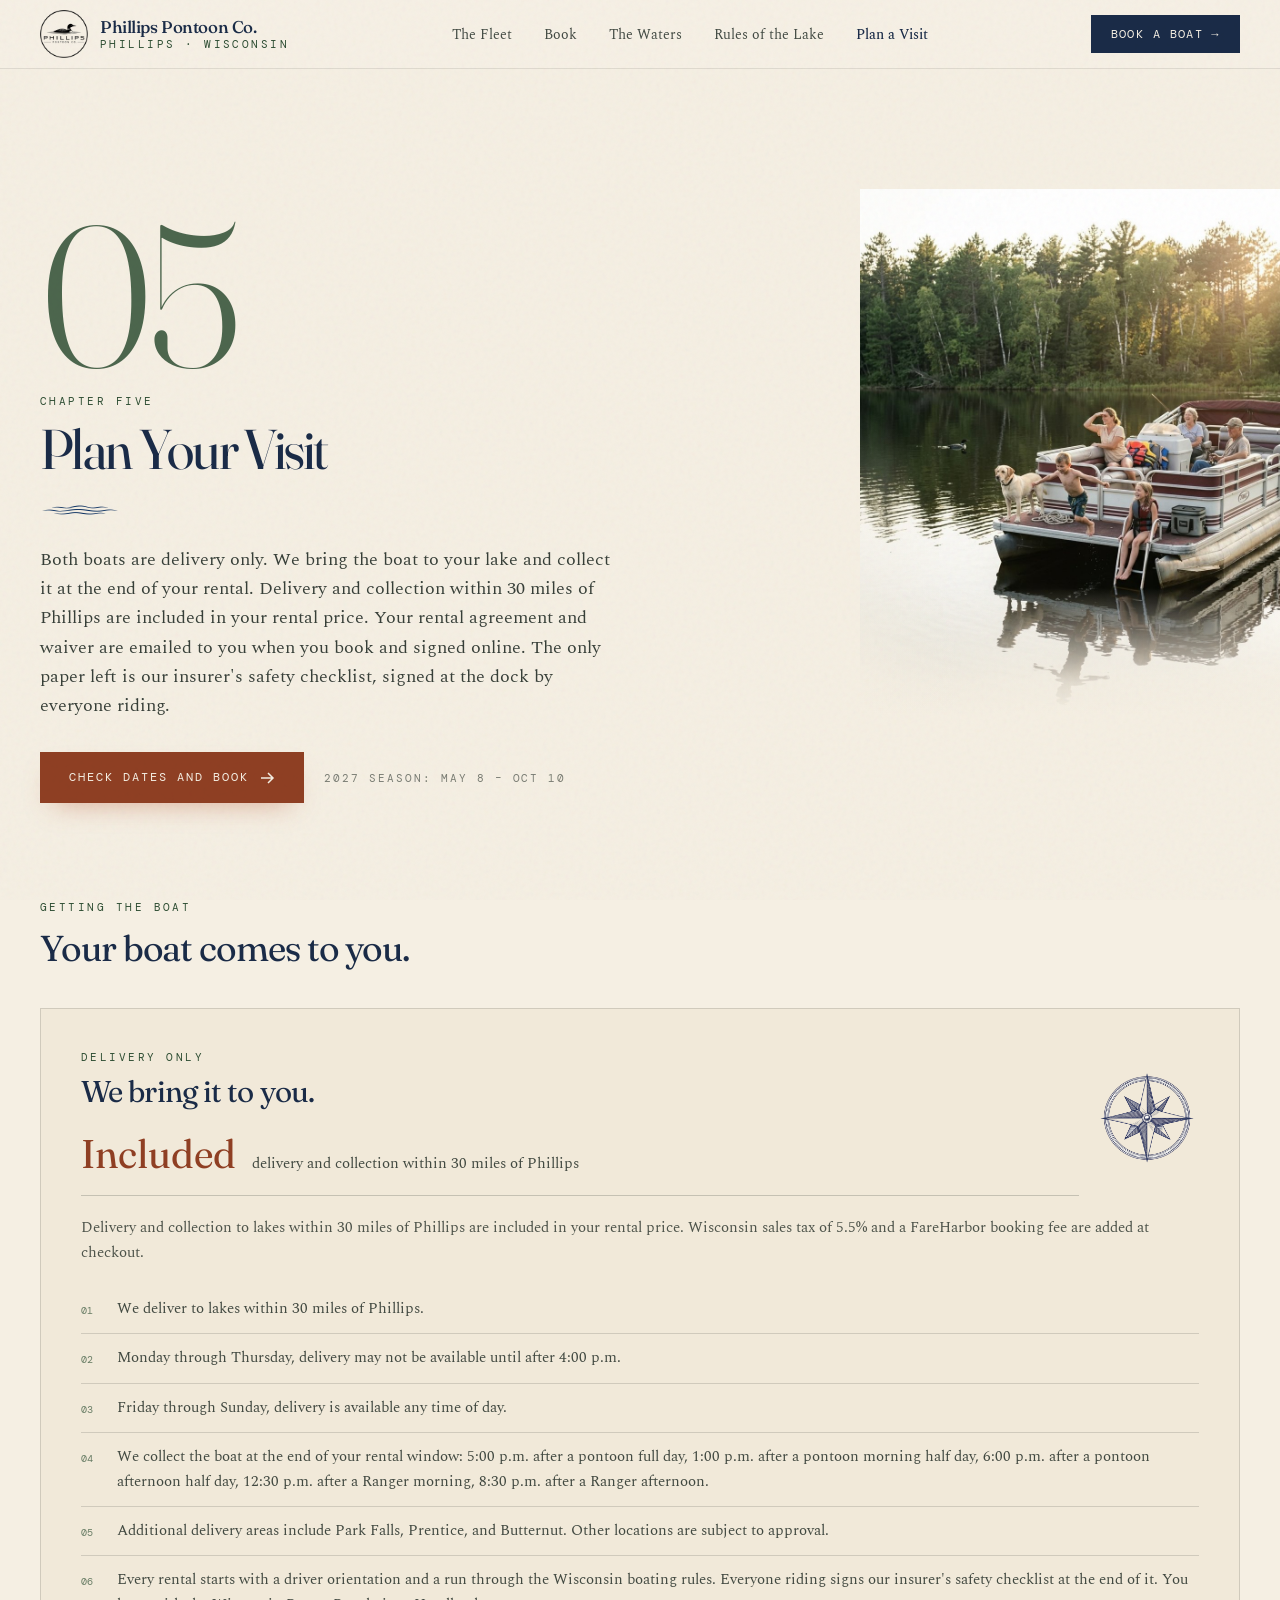
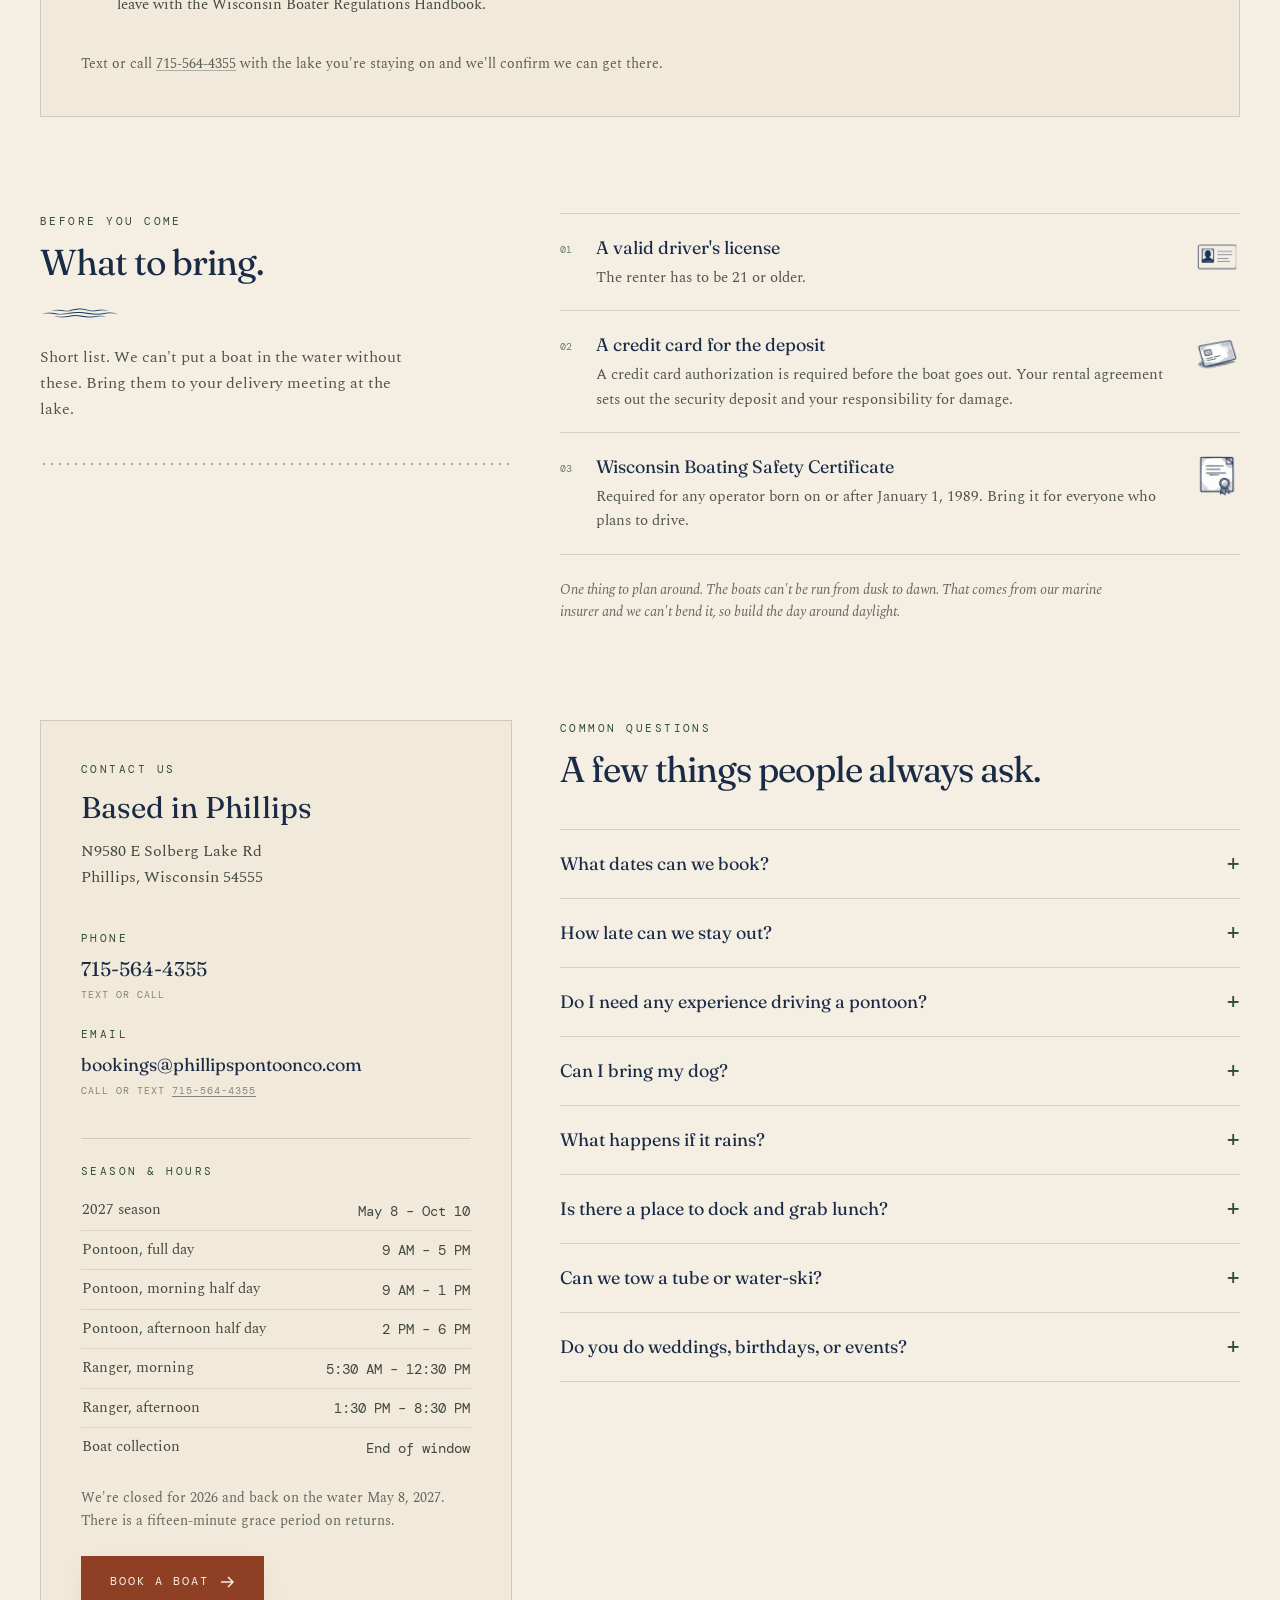
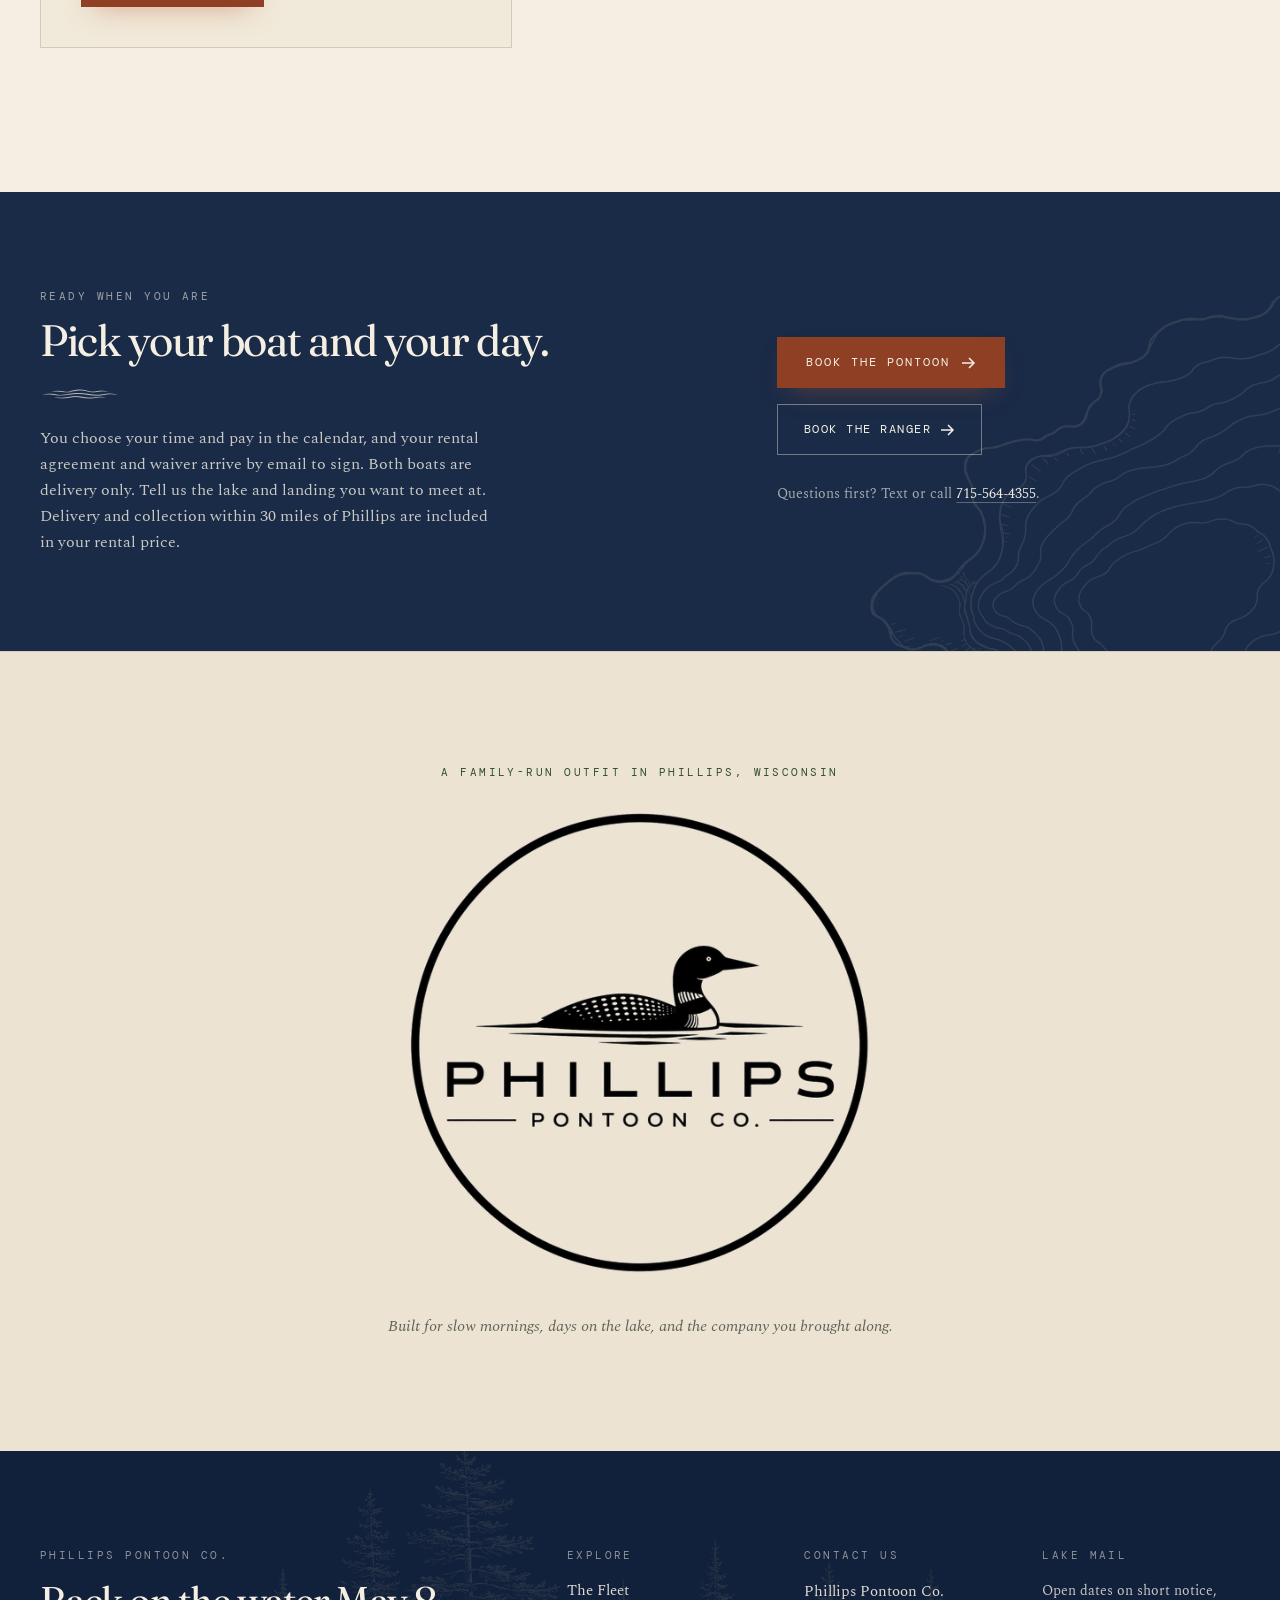
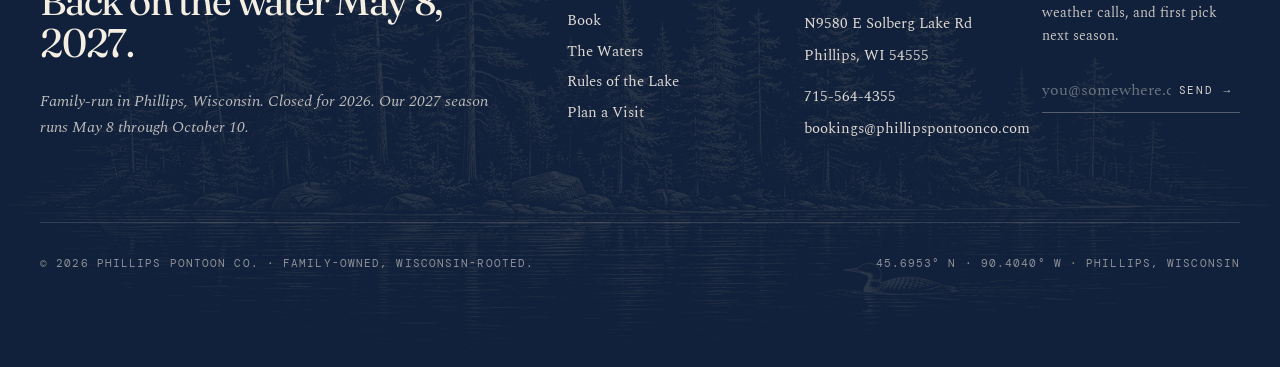
<file: visit/index.html>
<!DOCTYPE html>
<html lang="en">
<head>
<meta charset="UTF-8" />
<meta name="viewport" content="width=device-width, initial-scale=1.0" />
<title>Boat Delivery &amp; Hours | Phillips Pontoon Co.</title>
<meta name="description" content="Both boats are delivered to lakes within 30 miles of Phillips. Delivery and collection within 30 miles of Phillips are included in the rental price. Hours and meeting details." />
<meta name="theme-color" content="#1A2B47" />
<link rel="icon" type="image/png" href="/assets/img/favicon.png?v=02477ecf2f" />
<link rel="apple-touch-icon" href="/assets/img/favicon.png?v=02477ecf2f" />
<link rel="stylesheet" href="/assets/site.css?v=20261018-opt1" />
<script src="/assets/site.js?v=20261018-opt1" defer></script>
<!-- seo:begin -->
<link rel="canonical" href="https://phillipspontoonco.com/visit/" />
<meta property="og:type" content="website" />
<meta property="og:site_name" content="Phillips Pontoon Co." />
<meta property="og:locale" content="en_US" />
<meta property="og:url" content="https://phillipspontoonco.com/visit/" />
<meta property="og:title" content="Plan a Visit | Phillips Pontoon Co." />
<meta property="og:description" content="Delivery-only boat rentals in Phillips, Wisconsin. Delivery and collection within 30 miles of Phillips are included in the rental price. Closed for 2026. Book May 8 through October 10, 2027." />
<meta property="og:image" content="https://phillipspontoonco.com/assets/img/hero.jpg" />
<meta property="og:image:alt" content="A pontoon boat on a Northwoods lake near Phillips, Wisconsin" />
<meta name="twitter:card" content="summary_large_image" />
<meta name="twitter:title" content="Plan a Visit | Phillips Pontoon Co." />
<meta name="twitter:description" content="Delivery-only boat rentals in Phillips, Wisconsin. Delivery and collection within 30 miles of Phillips are included in the rental price. Closed for 2026. Book May 8 through October 10, 2027." />
<meta name="twitter:image" content="https://phillipspontoonco.com/assets/img/hero.jpg" />
<!-- seo:end -->
</head>
<body class="bg-paper text-ink grain antialiased">
<a class="skip-link" href="#main-content">Skip to content</a>
<header class="sticky top-0 z-40 bg-paper/85 backdrop-blur-md border-b border-ink/10">
  <nav class="max-w-[1440px] mx-auto px-6 lg:px-10 h-[68px] flex items-center justify-between gap-6" aria-label="Primary navigation">
    <a href="/" class="flex items-center gap-3 group">
      <img src="/assets/img/logo.png?v=944ca91017" alt="Phillips Pontoon Co." class="h-12 w-12 object-contain">
      <div class="leading-none">
        <div class="font-display text-[17px] font-medium text-navy tracking-tight" style="font-variation-settings:'opsz' 24,'SOFT' 60;">Phillips Pontoon Co.</div>
        <div class="eyebrow text-pine mt-1">Phillips · Wisconsin</div>
      </div>
    </a>
    <ul class="hidden lg:flex items-center gap-8 text-[14px] font-body text-ink/80"><li><a href="/fleet/" class="hover:text-navy transition">The Fleet</a></li><li><a href="/book/" class="hover:text-navy transition">Book</a></li><li><a href="/waters/" class="hover:text-navy transition">The Waters</a></li><li><a href="/rules/" class="hover:text-navy transition">Rules of the Lake</a></li><li><a href="/visit/" class="text-navy font-medium transition" aria-current="page">Plan a Visit</a></li></ul>
    <!-- !hidden / md:!inline-flex: .btn-primary sets display:flex and custom CSS is
         appended after Tailwind in site.css, so a plain .hidden loses the cascade and
         the button used to show on phones, crushing the brand lockup. -->
    <a href="/book/" class="!hidden md:!inline-flex btn-primary !py-2.5 !px-5 !text-[12px]">Book a Boat <span aria-hidden="true">→</span></a>
    <button id="mobtoggle" class="lg:hidden text-navy" type="button" aria-label="Open menu" aria-controls="mobnav" aria-expanded="false">
      <svg viewBox="0 0 24 24" class="w-6 h-6" fill="none" stroke="currentColor" stroke-width="1.6"><path d="M3 7h18M3 12h18M3 17h18"/></svg>
    </button>
  </nav>
  <div id="mobnav" role="navigation" aria-label="Mobile navigation" class="hidden lg:hidden border-t border-ink/10 bg-paper px-6 py-4 font-body text-[15px]"><a href="/fleet/" class="block py-2 text-ink/80">The Fleet</a><a href="/book/" class="block py-2 text-ink/80">Book</a><a href="/waters/" class="block py-2 text-ink/80">The Waters</a><a href="/rules/" class="block py-2 text-ink/80">Rules of the Lake</a><a href="/visit/" class="block py-2 text-navy font-medium" aria-current="page">Plan a Visit</a>
    <a href="/book/" class="block py-2 text-rust font-medium">Book a boat →</a>
  </div>
</header>
<main id="main-content" tabindex="-1">
<section id="visit" class="relative py-24 lg:py-36">
  <div class="max-w-[1440px] mx-auto px-6 lg:px-10">

    <div class="grid lg:grid-cols-12 gap-10 items-start">
      <div class="lg:col-span-7">
        <div class="chapter-num text-pine/85 text-[120px] lg:text-[200px]">05</div>
        <p class="eyebrow text-pine mt-4">Chapter Five</p>
        <h1 class="font-display text-4xl lg:text-[56px] leading-[0.95] mt-3 text-navy tighter">Plan Your Visit</h1>
        <div class="wave-rule mt-7"></div>
        <p class="font-body text-lg leading-relaxed text-ink/85 max-w-xl mt-7">
          Both boats are delivery only. We bring the boat to your lake and collect it at the end of your rental. Delivery and collection within 30 miles of Phillips are included in your rental price. Your rental agreement and waiver are emailed to you when you book and signed online. The only paper left is our insurer's safety checklist, signed at the dock by everyone riding.
        </p>
        <div class="mt-8 flex flex-wrap items-center gap-5">
          <a href="/book/" class="btn-stamp">Check dates and book <svg class="w-4 h-4" viewBox="0 0 16 16" fill="none" stroke="currentColor" stroke-width="1.5"><path d="M2 8h12M9 3l5 5-5 5"/></svg></a>
          <p class="font-mono text-[11px] tracking-[0.18em] uppercase text-ink/55">2027 season: May 8 – Oct 10</p>
        </div>
      </div>

      <!-- Columns 8-12: the plate. See .visit-plate in the stylesheet. -->
      <div class="lg:col-span-5 visit-plate">
        <div class="visit-plate__frame">
          <img class="visit-plate__photo" src="/assets/img/visit.jpg?v=3e875d5ede" width="928" height="1152" decoding="async"
               alt="A family spending a golden-hour evening on a pontoon boat on a quiet Northwoods lake." />
          <div class="visit-plate__wash" aria-hidden="true"></div>
        </div>
      </div>
    </div>

    <!-- Getting the boat: delivery and collection -->
    <div class="mt-16 lg:mt-24">
      <p class="eyebrow text-pine">Getting the Boat</p>
      <h3 class="font-display text-3xl lg:text-4xl text-navy mt-3 tighter" style="font-variation-settings:'opsz' 36,'SOFT' 60;">Your boat comes to you.</h3>

      <div class="mt-10">

        <!-- Delivery and collection -->
        <div class="bg-paper-warm/55 border border-ink/15 p-8 lg:p-10">
          <p class="eyebrow text-pine">Delivery Only</p>
          <img src="/assets/img/compass.png?v=0c56e409f4" alt="" loading="lazy" style="float:right;width:104px;height:104px;object-fit:contain;margin:0 0 10px 16px;opacity:.85" /><h4 class="font-display text-3xl text-navy mt-2 tighter" style="font-variation-settings:'opsz' 36,'SOFT' 60;">We bring it to you.</h4>
          <div class="mt-6 pb-5 border-b border-ink/20 flex flex-wrap items-baseline gap-4">
            <span class="font-display text-[40px] leading-none text-rust-deep" style="font-variation-settings:'opsz' 60,'SOFT' 60;">Included</span>
            <span class="font-body text-[15px] text-ink/80">delivery and collection within 30 miles of Phillips</span>
          </div>
          <p class="font-body text-[15px] text-ink/75 mt-5 leading-relaxed">Delivery and collection to lakes within 30 miles of Phillips are included in your rental price. Wisconsin sales tax of 5.5% and a FareHarbor booking fee are added at checkout.</p>
          <ul class="mt-5 divide-y divide-ink/15">
            <li class="py-3 grid grid-cols-[1.5rem_1fr] gap-3 items-start"><span class="font-mono text-[10px] text-pine/70 mt-1.5">01</span><p class="font-body text-[15px] text-ink/80 leading-relaxed">We deliver to lakes within 30 miles of Phillips.</p></li>
            <li class="py-3 grid grid-cols-[1.5rem_1fr] gap-3 items-start"><span class="font-mono text-[10px] text-pine/70 mt-1.5">02</span><p class="font-body text-[15px] text-ink/80 leading-relaxed">Monday through Thursday, delivery may not be available until after 4:00 p.m.</p></li>
            <li class="py-3 grid grid-cols-[1.5rem_1fr] gap-3 items-start"><span class="font-mono text-[10px] text-pine/70 mt-1.5">03</span><p class="font-body text-[15px] text-ink/80 leading-relaxed">Friday through Sunday, delivery is available any time of day.</p></li>
            <li class="py-3 grid grid-cols-[1.5rem_1fr] gap-3 items-start"><span class="font-mono text-[10px] text-pine/70 mt-1.5">04</span><p class="font-body text-[15px] text-ink/80 leading-relaxed">We collect the boat at the end of your rental window: 5:00 p.m. after a pontoon full day, 1:00 p.m. after a pontoon morning half day, 6:00 p.m. after a pontoon afternoon half day, 12:30 p.m. after a Ranger morning, 8:30 p.m. after a Ranger afternoon.</p></li>
            <li class="py-3 grid grid-cols-[1.5rem_1fr] gap-3 items-start"><span class="font-mono text-[10px] text-pine/70 mt-1.5">05</span><p class="font-body text-[15px] text-ink/80 leading-relaxed">Additional delivery areas include Park Falls, Prentice, and Butternut. Other locations are subject to approval.</p></li>
            <li class="py-3 grid grid-cols-[1.5rem_1fr] gap-3 items-start"><span class="font-mono text-[10px] text-pine/70 mt-1.5">06</span><p class="font-body text-[15px] text-ink/80 leading-relaxed">Every rental starts with a driver orientation and a run through the Wisconsin boating rules. Everyone riding signs our insurer's safety checklist at the end of it. You leave with the Wisconsin Boater Regulations Handbook.</p></li>
          </ul>
          <p class="font-body text-sm text-ink/70 mt-6 leading-relaxed">
            Text or call <a href="tel:+17155644355" class="underline underline-offset-2 decoration-ink/30 hover:decoration-navy">715-564-4355</a> with the lake you're staying on and we'll confirm we can get there.
          </p>
        </div>
      </div>
    </div>

    <!-- What to bring -->
    <div class="mt-16 lg:mt-24 grid lg:grid-cols-12 gap-8 lg:gap-12 items-start">
      <div class="lg:col-span-5">
        <p class="eyebrow text-pine">Before You Come</p>
        <h3 class="font-display text-3xl lg:text-4xl text-navy mt-3 tighter" style="font-variation-settings:'opsz' 36,'SOFT' 60;">What to bring.</h3>
        <div class="wave-rule mt-6"></div>
        <p class="font-body text-ink/75 mt-6 leading-relaxed max-w-sm">
          Short list. We can't put a boat in the water without these. Bring them to your delivery meeting at the lake.
        </p>
        <div class="hidden lg:block mt-10 dot-divider text-navy"></div>
      </div>
      <div class="lg:col-span-7">
        <ul class="divide-y divide-ink/15 border-t border-b border-ink/15">
          <li class="py-5 grid grid-cols-[1.5rem_1fr] gap-3 items-start">
            <span class="font-mono text-[10px] text-pine/70 mt-2">01</span>
            <div>
              <img src="/assets/img/rule-license.png?v=3f4bd3cb62" alt="" loading="lazy" style="float:right;width:46px;height:46px;object-fit:contain;margin:0 0 6px 14px;opacity:.9" /><p class="font-display text-lg text-navy" style="font-variation-settings:'opsz' 24,'SOFT' 60;">A valid driver's license</p>
              <p class="font-body text-[15px] text-ink/75 mt-1 leading-relaxed">The renter has to be 21 or older.</p>
            </div>
          </li>
          <li class="py-5 grid grid-cols-[1.5rem_1fr] gap-3 items-start">
            <span class="font-mono text-[10px] text-pine/70 mt-2">02</span>
            <div>
              <img src="/assets/img/icon-card.png?v=8d78f05440" alt="" loading="lazy" style="float:right;width:46px;height:46px;object-fit:contain;margin:0 0 6px 14px;opacity:.9" /><p class="font-display text-lg text-navy" style="font-variation-settings:'opsz' 24,'SOFT' 60;">A credit card for the deposit</p>
              <p class="font-body text-[15px] text-ink/75 mt-1 leading-relaxed">A credit card authorization is required before the boat goes out. Your rental agreement sets out the security deposit and your responsibility for damage.</p>
            </div>
          </li>
          <li class="py-5 grid grid-cols-[1.5rem_1fr] gap-3 items-start">
            <span class="font-mono text-[10px] text-pine/70 mt-2">03</span>
            <div>
              <img src="/assets/img/icon-cert.png?v=74333d247e" alt="" loading="lazy" style="float:right;width:46px;height:46px;object-fit:contain;margin:0 0 6px 14px;opacity:.9" /><p class="font-display text-lg text-navy" style="font-variation-settings:'opsz' 24,'SOFT' 60;">Wisconsin Boating Safety Certificate</p>
              <p class="font-body text-[15px] text-ink/75 mt-1 leading-relaxed">Required for any operator born on or after January 1, 1989. Bring it for everyone who plans to drive.</p>
            </div>
          </li>
        </ul>
        <p class="font-body text-sm italic text-ink/65 mt-6 leading-relaxed max-w-xl">
          One thing to plan around. The boats can't be run from dusk to dawn. That comes from our marine insurer and we can't bend it, so build the day around daylight.
        </p>
      </div>
    </div>

    <!-- Contact + Hours -->
    <div class="mt-16 lg:mt-24 grid lg:grid-cols-12 gap-8 lg:gap-12">
      <div class="lg:col-span-5 bg-paper-warm/55 border border-ink/15 p-8 lg:p-10">
        <p class="eyebrow text-pine">Contact Us</p>
        <h3 class="font-display text-3xl text-navy mt-3" style="font-variation-settings:'opsz' 36,'SOFT' 60;">Based in Phillips</h3>
        <p class="font-body text-ink/80 mt-3 leading-relaxed">
          N9580 E Solberg Lake Rd<br>
          Phillips, Wisconsin 54555
        </p>

        <div class="mt-10 space-y-6">
          <div>
            <p class="eyebrow text-pine">Phone</p>
            <a href="tel:+17155644355" class="font-display text-xl text-navy hover:text-rust transition block mt-2" style="font-variation-settings:'opsz' 24,'SOFT' 60;">
              715-564-4355
            </a>
            <p class="font-mono text-[10px] text-ink/50 tracking-widest uppercase mt-1">Text or call</p>
          </div>
          <div>
            <p class="eyebrow text-pine">Email</p>
            <a href="mailto:bookings@phillipspontoonco.com" class="font-display text-lg break-all text-navy hover:text-rust transition block mt-2" style="font-variation-settings:'opsz' 24,'SOFT' 60;">
              bookings@phillipspontoonco.com
            </a>
            <p class="font-mono text-[10px] text-ink/50 tracking-widest uppercase mt-1">Call or text <a href="tel:+17155644355" class="underline underline-offset-2 hover:text-rust">715-564-4355</a></p>
          </div>
        </div>

        <div class="mt-10 pt-6 border-t border-ink/15">
          <p class="eyebrow text-pine">Season & Hours</p>
          <table class="mt-3 w-full font-body text-[15px] text-ink/80">
            <tbody>
              <tr class="border-b border-ink/10"><td class="py-2">2027 season</td><td class="py-2 text-right font-mono text-sm whitespace-nowrap">May 8 – Oct 10</td></tr>
              <tr class="border-b border-ink/10"><td class="py-2">Pontoon, full day</td><td class="py-2 text-right font-mono text-sm whitespace-nowrap">9 AM – 5 PM</td></tr>
              <tr class="border-b border-ink/10"><td class="py-2">Pontoon, morning half day</td><td class="py-2 text-right font-mono text-sm whitespace-nowrap">9 AM – 1 PM</td></tr>
              <tr class="border-b border-ink/10"><td class="py-2">Pontoon, afternoon half day</td><td class="py-2 text-right font-mono text-sm whitespace-nowrap">2 PM – 6 PM</td></tr>
              <tr class="border-b border-ink/10"><td class="py-2">Ranger, morning</td><td class="py-2 text-right font-mono text-sm whitespace-nowrap">5:30 AM – 12:30 PM</td></tr>
              <tr class="border-b border-ink/10"><td class="py-2">Ranger, afternoon</td><td class="py-2 text-right font-mono text-sm whitespace-nowrap">1:30 PM – 8:30 PM</td></tr>
              <tr><td class="py-2">Boat collection</td><td class="py-2 text-right font-mono text-sm whitespace-nowrap">End of window</td></tr>
            </tbody>
          </table>
          <p class="font-body text-sm text-ink/65 mt-5 leading-relaxed">
            We're closed for 2026 and back on the water May 8, 2027. There is a fifteen-minute grace period on returns.
          </p>
          <a href="/book/" class="btn-stamp mt-6">Book a boat <svg class="w-4 h-4" viewBox="0 0 16 16" fill="none" stroke="currentColor" stroke-width="1.5"><path d="M2 8h12M9 3l5 5-5 5"/></svg></a>
        </div>
      </div>

      <div class="lg:col-span-7">
        <p class="eyebrow text-pine">Common Questions</p>
        <h3 class="font-display text-3xl lg:text-4xl text-navy mt-3 tighter" style="font-variation-settings:'opsz' 36,'SOFT' 60;">A few things people always ask.</h3>

        <div class="mt-10 divide-y divide-ink/15 border-t border-b border-ink/15">
          <details class="faq py-5 group">
            <summary class="flex items-start justify-between gap-4 cursor-pointer">
              <span class="font-display text-lg text-navy" style="font-variation-settings:'opsz' 24,'SOFT' 60;">What dates can we book?</span>
              <span class="faq-plus font-mono text-2xl text-pine leading-none mt-0.5">+</span>
            </summary>
            <p class="font-body text-[15px] text-ink/75 mt-3 leading-relaxed max-w-2xl">
              We're closed for 2026. Book May 8 through October 10, 2027. The calendar is open for those dates now. Pick your boat and your day and you're set.
            </p>
          </details>
          <details class="faq py-5 group">
            <summary class="flex items-start justify-between gap-4 cursor-pointer">
              <span class="font-display text-lg text-navy" style="font-variation-settings:'opsz' 24,'SOFT' 60;">How late can we stay out?</span>
              <span class="faq-plus font-mono text-2xl text-pine leading-none mt-0.5">+</span>
            </summary>
            <p class="font-body text-[15px] text-ink/75 mt-3 leading-relaxed max-w-2xl">
              The boats may not be operated from dusk to dawn, even within a booked rental window. That is a requirement from our marine insurer and is not something we can waive. Be tied up before dusk. We collect the boat at the end of your rental window, which is 8:30 p.m. if you took the Ranger afternoon.
            </p>
          </details>
          <details class="faq py-5 group">
            <summary class="flex items-start justify-between gap-4 cursor-pointer">
              <span class="font-display text-lg text-navy" style="font-variation-settings:'opsz' 24,'SOFT' 60;">Do I need any experience driving a pontoon?</span>
              <span class="faq-plus font-mono text-2xl text-pine leading-none mt-0.5">+</span>
            </summary>
            <p class="font-body text-[15px] text-ink/75 mt-3 leading-relaxed max-w-2xl">
              Yes. Boat operators must be at least 16 years old and have prior boating experience. Every rental starts with a driver orientation and a walk through the Wisconsin boating rules. Anyone born on or after January 1, 1989 also needs a Wisconsin Boating Safety Certificate to operate the boat. Tell us about your experience when you book.
            </p>
          </details>
          <details class="faq py-5 group">
            <summary class="flex items-start justify-between gap-4 cursor-pointer">
              <span class="font-display text-lg text-navy" style="font-variation-settings:'opsz' 24,'SOFT' 60;">Can I bring my dog?</span>
              <span class="faq-plus font-mono text-2xl text-pine leading-none mt-0.5">+</span>
            </summary>
            <p class="font-body text-[15px] text-ink/75 mt-3 leading-relaxed max-w-2xl">
              Yes, well-mannered dogs are welcome on the pontoon. You're responsible for any pet-related cleaning or damage. Cleaning beyond the usual starts at $100, so give us a heads-up and we'll put down an extra towel.
            </p>
          </details>
          <details class="faq py-5 group">
            <summary class="flex items-start justify-between gap-4 cursor-pointer">
              <span class="font-display text-lg text-navy" style="font-variation-settings:'opsz' 24,'SOFT' 60;">What happens if it rains?</span>
              <span class="faq-plus font-mono text-2xl text-pine leading-none mt-0.5">+</span>
            </summary>
            <p class="font-body text-[15px] text-ink/75 mt-3 leading-relaxed max-w-2xl">
              Light rain is fine. The canopy keeps you covered. If it turns into strong wind, lightning, or fog you can't see the next shoreline through, call us and we'll work out a new day. We'd rather lose the rental than the boat, or you.
            </p>
          </details>
          <details class="faq py-5 group">
            <summary class="flex items-start justify-between gap-4 cursor-pointer">
              <span class="font-display text-lg text-navy" style="font-variation-settings:'opsz' 24,'SOFT' 60;">Is there a place to dock and grab lunch?</span>
              <span class="faq-plus font-mono text-2xl text-pine leading-none mt-0.5">+</span>
            </summary>
            <p class="font-body text-[15px] text-ink/75 mt-3 leading-relaxed max-w-2xl">
              Places to check include Harbor View on Long Lake, Sandtrap Bar and Grill at Westwood Golf Course, Flyway Resort on Wilson Lake, and Sunset Bay or Polish Palace on Solberg Lake. Call ahead to confirm current hours and whether visiting boaters can use the dock. Plan your return before dusk.
            </p>
          </details>
          <details class="faq py-5 group">
            <summary class="flex items-start justify-between gap-4 cursor-pointer">
              <span class="font-display text-lg text-navy" style="font-variation-settings:'opsz' 24,'SOFT' 60;">Can we tow a tube or water-ski?</span>
              <span class="faq-plus font-mono text-2xl text-pine leading-none mt-0.5">+</span>
            </summary>
            <p class="font-body text-[15px] text-ink/75 mt-3 leading-relaxed max-w-2xl">
              Towing is strictly prohibited, including tubes, water skis, wakeboards, kneeboards, and other towable devices.
            </p>
          </details>
          <details class="faq py-5 group">
            <summary class="flex items-start justify-between gap-4 cursor-pointer">
              <span class="font-display text-lg text-navy" style="font-variation-settings:'opsz' 24,'SOFT' 60;">Do you do weddings, birthdays, or events?</span>
              <span class="faq-plus font-mono text-2xl text-pine leading-none mt-0.5">+</span>
            </summary>
            <p class="font-body text-[15px] text-ink/75 mt-3 leading-relaxed max-w-2xl">
              Yes. The pontoon seats 15, with a maximum weight capacity of 2,630 lbs. Whoever is driving needs to stay sober. Operating a boat under the influence is illegal in Wisconsin, and we will end a rental over it without a refund. Call, text, or email and tell us what you have in mind.
            </p>
          </details>
        </div>
      </div>
    </div>

  </div>
</section>
<section aria-label="Book a boat" class="relative bg-navy text-paper overflow-hidden py-20 lg:py-24">
  <img src="/assets/img/contours.webp?v=e89b882258" alt="" aria-hidden="true" loading="lazy" decoding="async" class="absolute -right-32 top-12 w-[640px] h-[640px] pointer-events-none" style="mix-blend-mode:lighten;opacity:.1" />
  <div class="relative max-w-[1440px] mx-auto px-6 lg:px-10 grid lg:grid-cols-12 gap-10 lg:gap-16 items-center">
    <div class="lg:col-span-7">
      <p class="eyebrow text-paper/60">Ready When You Are</p>
      <h2 class="font-display text-3xl lg:text-[44px] leading-[1.05] mt-3 tighter" style="font-variation-settings:'opsz' 60,'SOFT' 60;">Pick your boat and your day.</h2>
      <div class="wave-rule light mt-6"></div>
      <p class="font-body text-paper/80 mt-6 leading-relaxed max-w-md">
        You choose your time and pay in the calendar, and your rental agreement and waiver arrive by email to sign. Both boats are delivery only. Tell us the lake and landing you want to meet at. Delivery and collection within 30 miles of Phillips are included in your rental price.
      </p>
    </div>
    <div class="lg:col-span-5">
      <div class="flex flex-col items-start gap-4">
        <a href="https://fareharbor.com/embeds/book/phillipspontoonco/items/747377/?full-items=yes&amp;flow=1675621" class="btn-stamp">Book the pontoon <svg class="w-4 h-4" viewBox="0 0 16 16" fill="none" stroke="currentColor" stroke-width="1.5"><path d="M2 8h12M9 3l5 5-5 5"/></svg></a>
        <a href="https://fareharbor.com/embeds/book/phillipspontoonco/items/747430/?full-items=yes&amp;flow=1675621" class="btn-secondary">Book the Ranger <svg class="w-4 h-4" viewBox="0 0 16 16" fill="none" stroke="currentColor" stroke-width="1.5"><path d="M2 8h12M9 3l5 5-5 5"/></svg></a>
      </div>
      <p class="font-body text-sm text-paper/65 mt-7 leading-relaxed">
        Questions first? Text or call <a href="tel:+17155644355" class="text-paper hover:text-rust transition underline underline-offset-4 decoration-paper/30">715-564-4355</a>.
      </p>
    </div>
  </div>
</section>
<section aria-label="Phillips Pontoon Co. brand lockup" class="bg-linen border-t border-ink/10">
  <div class="max-w-[1100px] mx-auto px-6 lg:px-10 py-20 lg:py-28 text-center">
    <p class="eyebrow text-pine">A family-run outfit in Phillips, Wisconsin</p>
    <div class="mt-8 flex justify-center">
      <img src="/assets/img/logo.png?v=944ca91017" alt="Phillips Pontoon Co. Pontoon Rentals, Phillips, Wisconsin" class="w-full max-w-[460px] h-auto" loading="lazy" decoding="async" />
    </div>
    <p class="font-body italic text-ink/65 mt-10 max-w-xl mx-auto leading-relaxed">
      Built for slow mornings, days on the lake, and the company you brought along.
    </p>
  </div>
</section>
</main>
<footer class="relative bg-navy-deep text-paper overflow-hidden">
  <img src="/assets/img/footer-shore.webp?v=b1e21f23d2" alt="" aria-hidden="true" loading="lazy" decoding="async" style="position:absolute;inset:0;width:100%;height:100%;object-fit:cover;object-position:center bottom;opacity:.12;mix-blend-mode:lighten;pointer-events:none" />

  <div class="max-w-[1440px] mx-auto px-6 lg:px-10 py-20 lg:py-24">

    <div class="grid lg:grid-cols-12 gap-10 lg:gap-16">

      <!-- Tagline + season note -->
      <div class="lg:col-span-5">
        <p class="eyebrow text-paper/55">Phillips Pontoon Co.</p>
        <h3 class="font-display text-3xl lg:text-[40px] leading-[1.05] mt-4 tighter" style="font-variation-settings:'opsz' 60,'SOFT' 60;">
          Back on the water May&nbsp;8, 2027.
        </h3>
        <p class="font-body italic text-paper/75 mt-6 max-w-md leading-relaxed">
          Family-run in Phillips, Wisconsin. Closed for 2026. Our 2027 season runs May&nbsp;8 through October&nbsp;10.
        </p>
      </div>

      <!-- Cols -->
      <div class="lg:col-span-7 grid sm:grid-cols-3 gap-10">
        <div>
          <p class="eyebrow text-paper/55">Explore</p>
          <ul class="mt-4 space-y-2 font-body text-paper/90 text-[15px]">
            <li><a href="/fleet/"  class="hover:text-paper transition">The Fleet</a></li>
            <li><a href="/book/"   class="hover:text-paper transition">Book</a></li>
            <li><a href="/waters/" class="hover:text-paper transition">The Waters</a></li>
            <li><a href="/rules/"  class="hover:text-paper transition">Rules of the Lake</a></li>
            <li><a href="/visit/"  class="hover:text-paper transition">Plan a Visit</a></li>
          </ul>
        </div>
        <div>
          <p class="eyebrow text-paper/55">Contact Us</p>
          <ul class="mt-4 space-y-2 font-body text-paper/90 text-[15px] leading-relaxed">
            <li>Phillips Pontoon Co.</li>
            <li>N9580 E Solberg Lake Rd</li>
            <li>Phillips, WI 54555</li>
            <li class="pt-2"><a href="tel:+17155644355" class="hover:text-rust transition">715-564-4355</a></li>
            <li><a href="mailto:bookings@phillipspontoonco.com" class="hover:text-rust transition">bookings@phillipspontoonco.com</a></li>
          </ul>
        </div>
        <div>
          <p class="eyebrow text-paper/55">Lake Mail</p>
          <p class="font-body text-paper/80 text-[14px] mt-4 leading-relaxed">Open dates on short notice, weather calls, and first pick next season.</p>
          <form class="mt-5 ft-ml" data-ml="https://assets.mailerlite.com/jsonp/2512753/forms/193108855220078478/subscribe" action="https://assets.mailerlite.com/jsonp/2512753/forms/193108855220078478/subscribe" method="post">
            <div class="flex border-b border-paper/30 focus-within:border-paper transition">
              <input type="email" name="fields[email]" required placeholder="you@somewhere.com" autocomplete="email" aria-label="Email address" aria-describedby="footer-mail-status" class="flex-1 bg-transparent border-0 outline-none py-2 font-body text-[15px] text-paper placeholder:text-paper/40">
              <button type="submit" class="font-mono text-[11px] tracking-[0.18em] uppercase text-paper/85 hover:text-rust transition py-2">Send →</button>
            </div>
            <input type="hidden" name="ml-submit" value="1">
            <input type="hidden" name="anticsrf" value="true">
            <p id="footer-mail-status" class="ft-ml-msg hidden mt-3 text-[12px] font-mono text-rust/90" role="status" aria-live="polite" aria-atomic="true" tabindex="-1"></p>
          </form>
        </div>
      </div>
    </div>

    <div class="mt-20 pt-8 border-t border-paper/15 flex flex-col md:flex-row gap-4 md:items-center md:justify-between text-[11px] font-mono tracking-widest uppercase text-paper/55">
      <p>© 2026 Phillips Pontoon Co. · Family-owned, Wisconsin-rooted.</p>
      <p>45.6953° N · 90.4040° W · Phillips, Wisconsin</p>
    </div>
  </div>
</footer>


<script src="https://fareharbor.com/embeds/api/v1/?autolightframe=yes"></script>
</body>
</html>
</file>
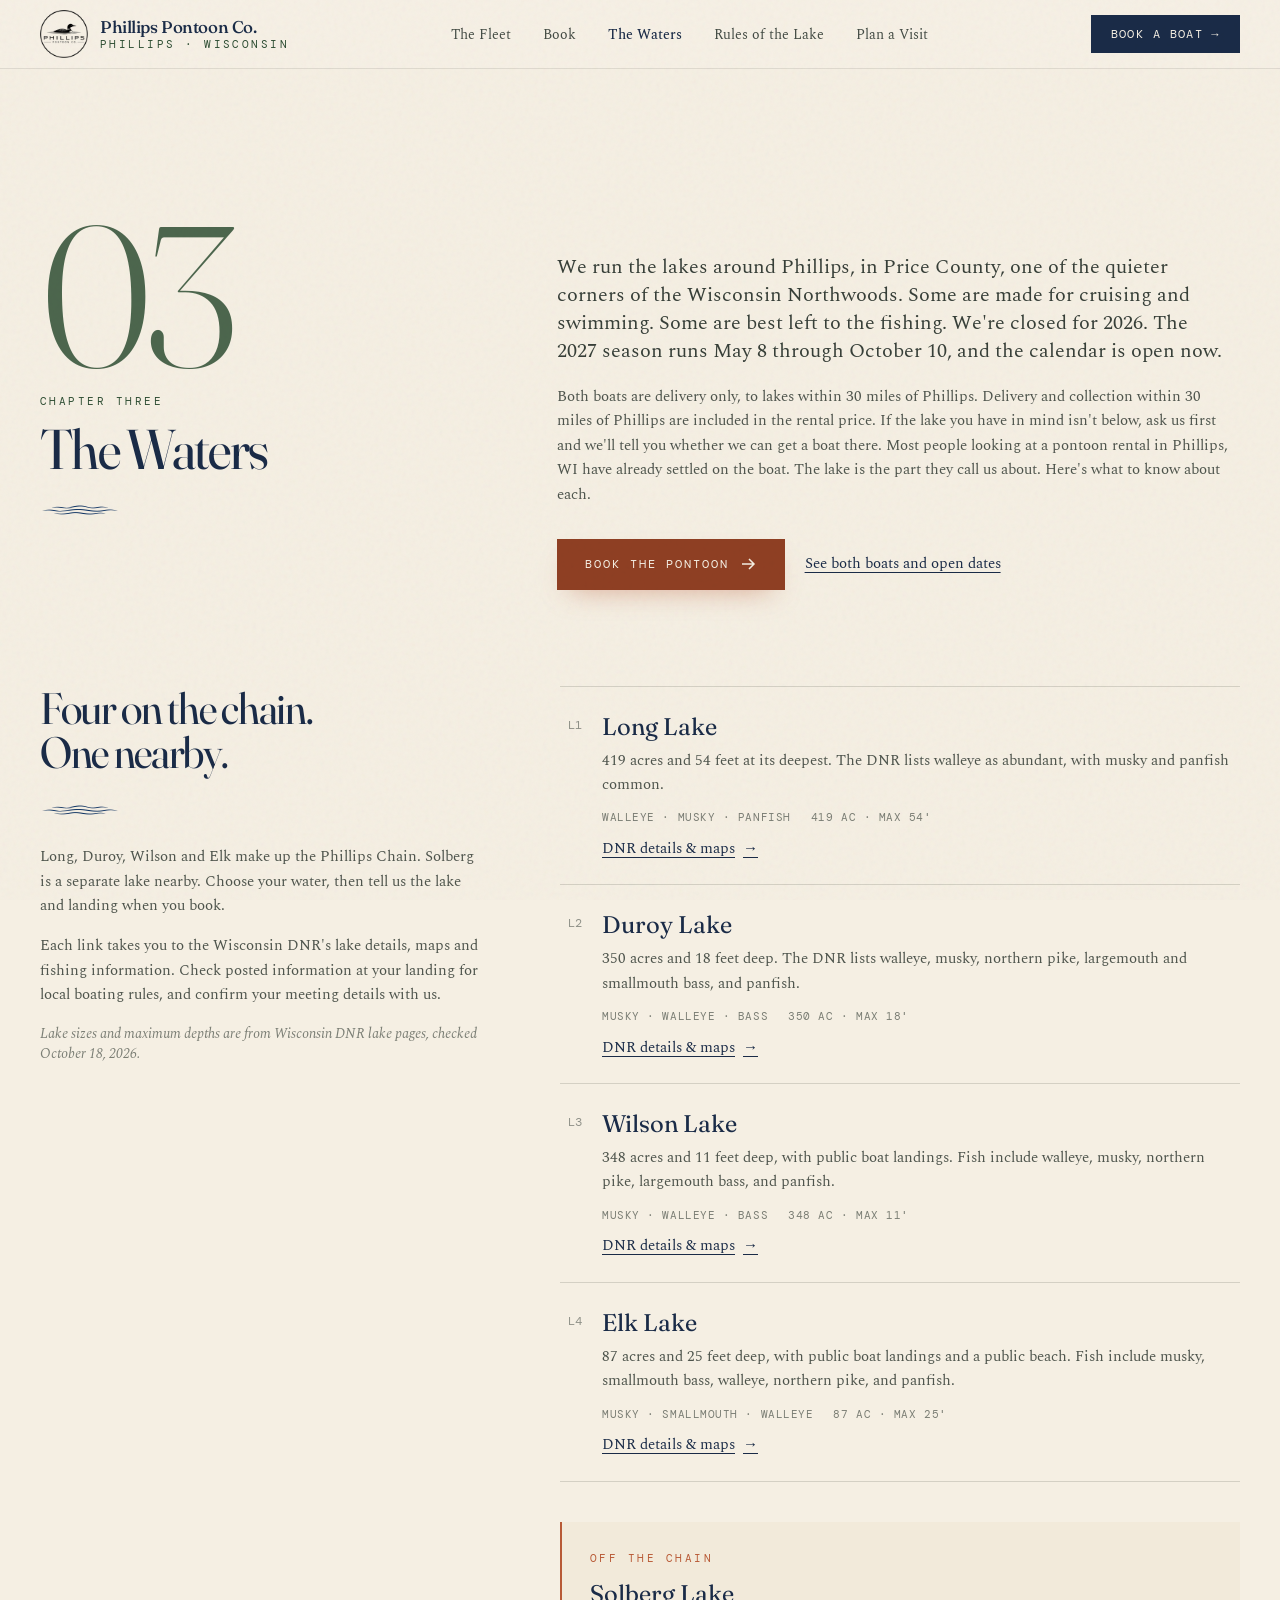
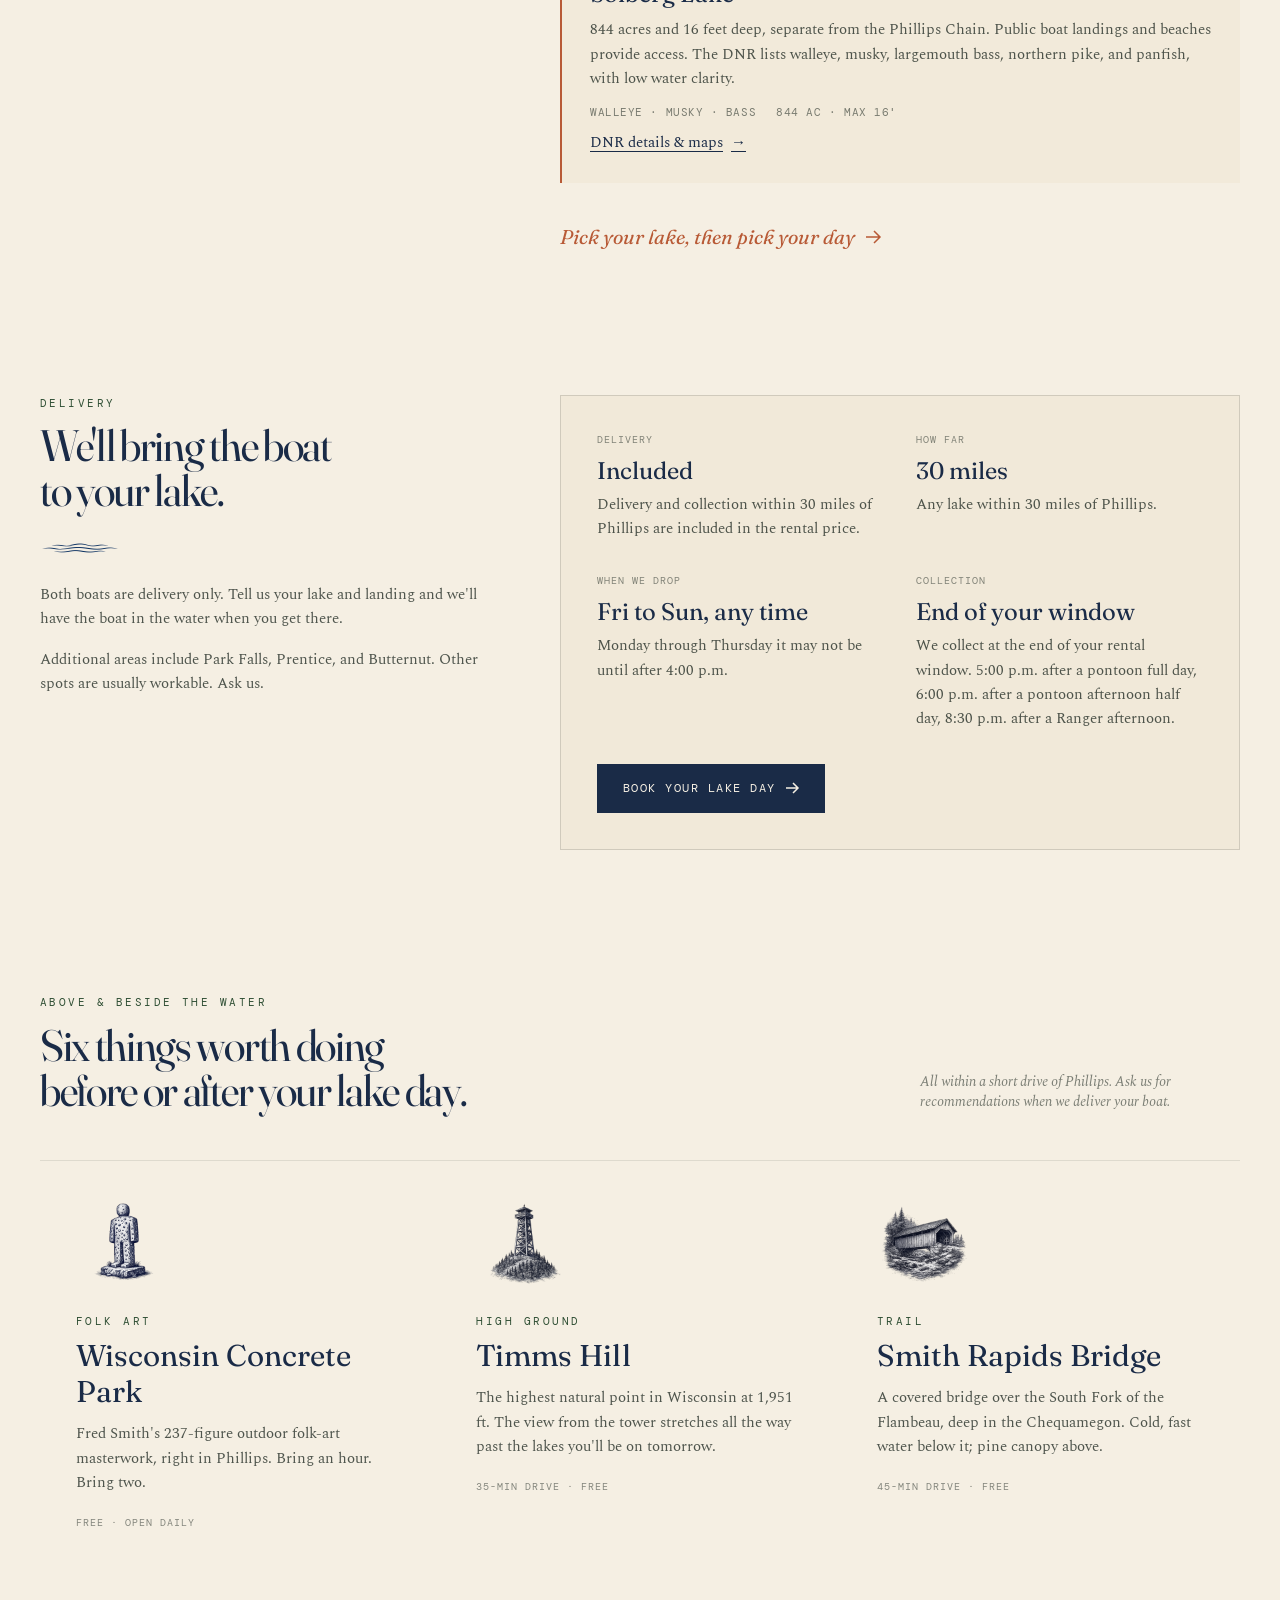
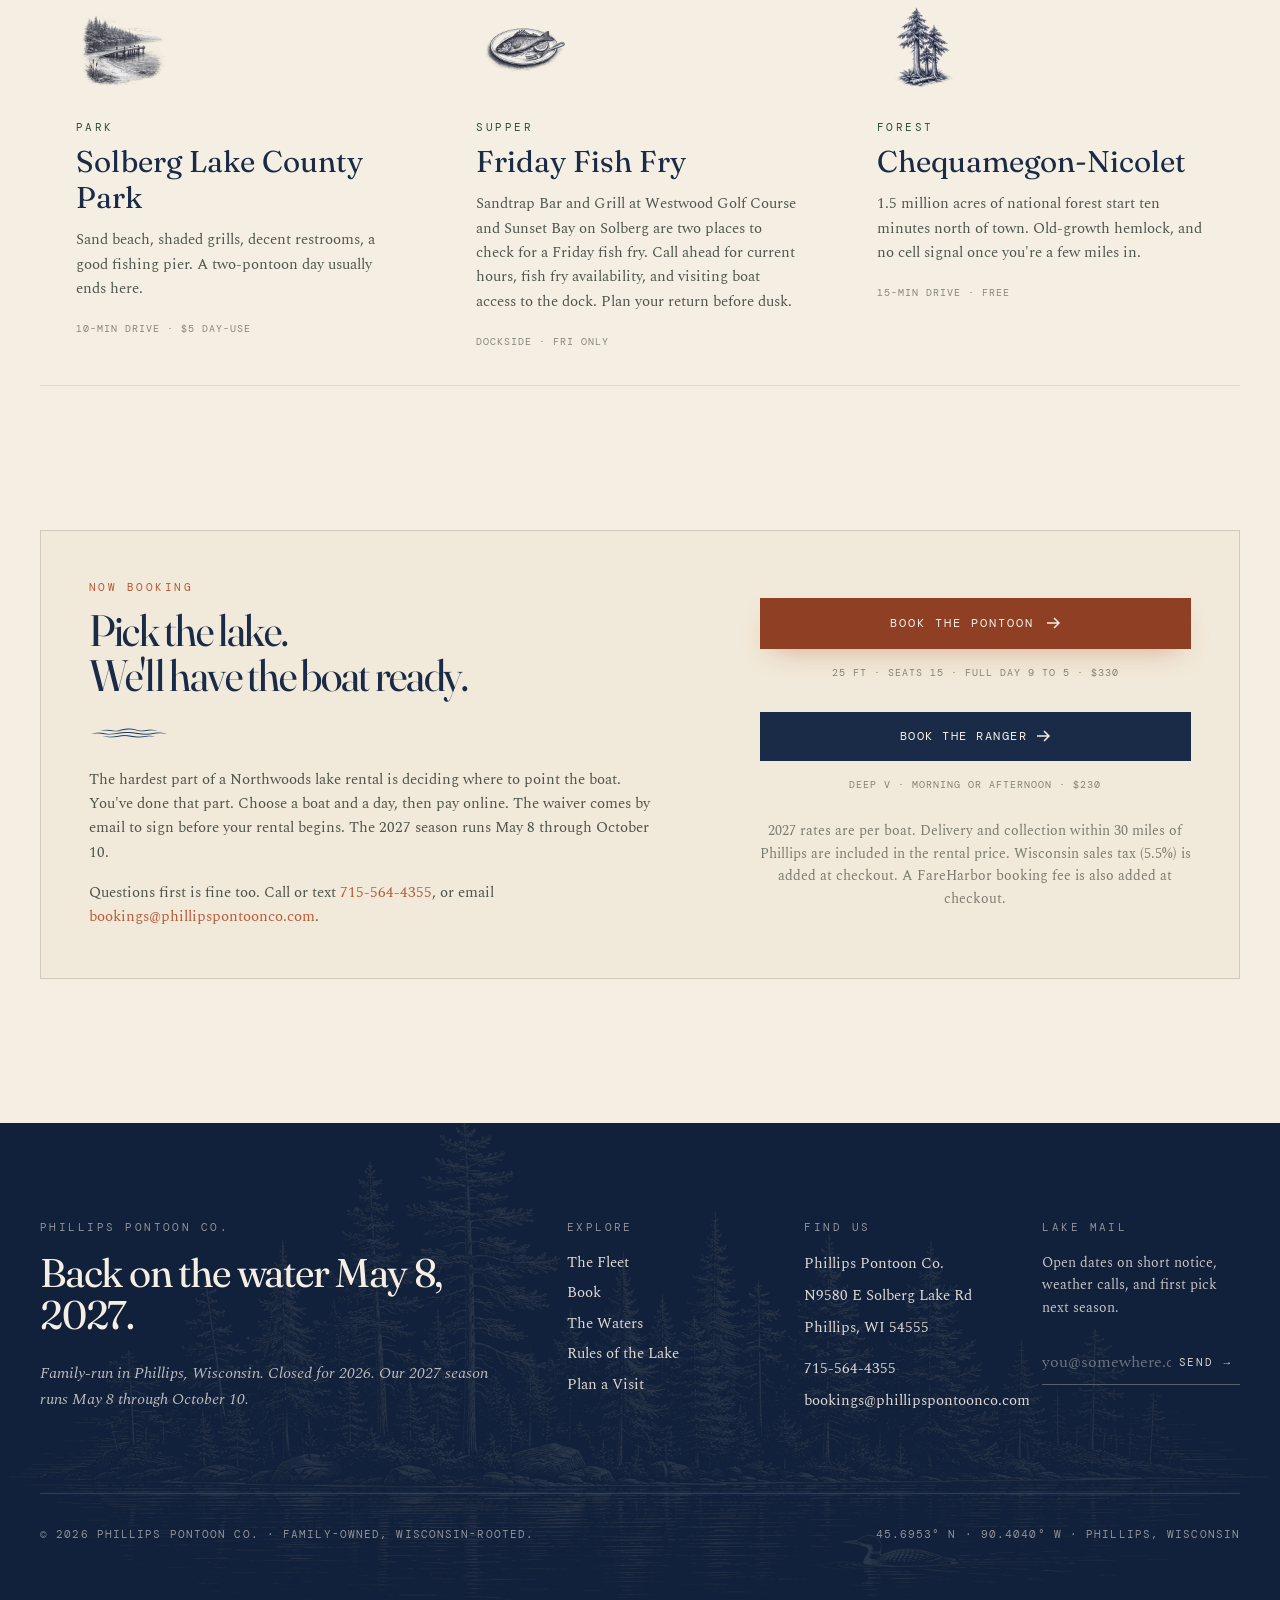
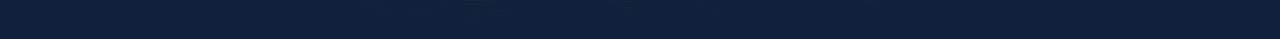
<file: waters/index.html>
<!DOCTYPE html>
<html lang="en">
<head>
<meta charset="UTF-8" />
<meta name="viewport" content="width=device-width, initial-scale=1.0" />
<title>Long Lake &amp; Price County Boat Rentals | Phillips WI</title>
<meta name="description" content="Long, Duroy, Wilson, Elk, and Solberg. Delivery and collection within 30 miles of Phillips are included in the rental price for both boats." />
<meta name="theme-color" content="#1A2B47" />
<link rel="icon" type="image/png" href="/assets/img/favicon.png?v=02477ecf2f" />
<link rel="apple-touch-icon" href="/assets/img/favicon.png?v=02477ecf2f" />
<link rel="stylesheet" href="/assets/site.css?v=20261018-opt1" />
<script src="/assets/site.js?v=20261018-opt1" defer></script>
<!-- seo:begin -->
<link rel="canonical" href="https://phillipspontoonco.com/waters/" />
<meta property="og:type" content="website" />
<meta property="og:site_name" content="Phillips Pontoon Co." />
<meta property="og:locale" content="en_US" />
<meta property="og:url" content="https://phillipspontoonco.com/waters/" />
<meta property="og:title" content="The Waters | Phillips Pontoon Co." />
<meta property="og:description" content="Long, Duroy, Wilson, Elk, and Solberg. Delivery and collection within 30 miles of Phillips are included in the rental price for both boats." />
<meta property="og:image" content="https://phillipspontoonco.com/assets/img/hero.jpg" />
<meta property="og:image:alt" content="A pontoon boat on a Northwoods lake near Phillips, Wisconsin" />
<meta name="twitter:card" content="summary_large_image" />
<meta name="twitter:title" content="The Waters | Phillips Pontoon Co." />
<meta name="twitter:description" content="Long, Duroy, Wilson, Elk, and Solberg. Delivery and collection within 30 miles of Phillips are included in the rental price for both boats." />
<meta name="twitter:image" content="https://phillipspontoonco.com/assets/img/hero.jpg" />
<!-- seo:end -->
</head>
<body class="bg-paper text-ink grain antialiased">
<a class="skip-link" href="#main-content">Skip to content</a>
<header class="sticky top-0 z-40 bg-paper/85 backdrop-blur-md border-b border-ink/10">
  <nav class="max-w-[1440px] mx-auto px-6 lg:px-10 h-[68px] flex items-center justify-between gap-6" aria-label="Primary navigation">
    <a href="/" class="flex items-center gap-3 group">
      <img src="/assets/img/logo.png?v=944ca91017" alt="Phillips Pontoon Co." class="h-12 w-12 object-contain">
      <div class="leading-none">
        <div class="font-display text-[17px] font-medium text-navy tracking-tight" style="font-variation-settings:'opsz' 24,'SOFT' 60;">Phillips Pontoon Co.</div>
        <div class="eyebrow text-pine mt-1">Phillips · Wisconsin</div>
      </div>
    </a>
    <ul class="hidden lg:flex items-center gap-8 text-[14px] font-body text-ink/80"><li><a href="/fleet/" class="hover:text-navy transition">The Fleet</a></li><li><a href="/book/" class="hover:text-navy transition">Book</a></li><li><a href="/waters/" class="text-navy font-medium transition" aria-current="page">The Waters</a></li><li><a href="/rules/" class="hover:text-navy transition">Rules of the Lake</a></li><li><a href="/visit/" class="hover:text-navy transition">Plan a Visit</a></li></ul>
    <!-- !hidden / md:!inline-flex: .btn-primary sets display:flex and custom CSS is
         appended after Tailwind in site.css, so a plain .hidden loses the cascade and
         the button used to show on phones, crushing the brand lockup. -->
    <a href="/book/" class="!hidden md:!inline-flex btn-primary !py-2.5 !px-5 !text-[12px]">Book a Boat <span aria-hidden="true">→</span></a>
    <button id="mobtoggle" class="lg:hidden text-navy" type="button" aria-label="Open menu" aria-controls="mobnav" aria-expanded="false">
      <svg viewBox="0 0 24 24" class="w-6 h-6" fill="none" stroke="currentColor" stroke-width="1.6"><path d="M3 7h18M3 12h18M3 17h18"/></svg>
    </button>
  </nav>
  <div id="mobnav" role="navigation" aria-label="Mobile navigation" class="hidden lg:hidden border-t border-ink/10 bg-paper px-6 py-4 font-body text-[15px]"><a href="/fleet/" class="block py-2 text-ink/80">The Fleet</a><a href="/book/" class="block py-2 text-ink/80">Book</a><a href="/waters/" class="block py-2 text-navy font-medium" aria-current="page">The Waters</a><a href="/rules/" class="block py-2 text-ink/80">Rules of the Lake</a><a href="/visit/" class="block py-2 text-ink/80">Plan a Visit</a>
    <a href="/book/" class="block py-2 text-rust font-medium">Book a boat →</a>
  </div>
</header>
<main id="main-content" tabindex="-1">
<section id="waters" class="relative py-24 lg:py-36">
  <div class="max-w-[1440px] mx-auto px-6 lg:px-10">

    <div class="grid lg:grid-cols-12 gap-10">
      <div class="lg:col-span-5">
        <div class="chapter-num text-pine/85 text-[120px] lg:text-[200px]">03</div>
        <p class="eyebrow text-pine mt-4">Chapter Three</p>
        <h1 class="font-display text-4xl lg:text-[56px] leading-[0.95] mt-3 text-navy tighter">The Waters</h1>
        <div class="wave-rule mt-7"></div>
      </div>
      <div class="lg:col-span-7 lg:pt-10">
        <p class="font-body text-lg lg:text-xl leading-relaxed text-ink/85 max-w-2xl">
          We run the lakes around Phillips, in Price County, one of the quieter corners of the Wisconsin Northwoods. Some are made for cruising and swimming. Some are best left to the fishing. We're closed for 2026. The 2027 season runs May 8 through October 10, and the calendar is open now.
        </p>
        <p class="font-body text-[15px] leading-relaxed text-ink/75 max-w-2xl mt-5">
          Both boats are delivery only, to lakes within 30 miles of Phillips. Delivery and collection within 30 miles of Phillips are included in the rental price. If the lake you have in mind isn't below, ask us first and we'll tell you whether we can get a boat there. Most people looking at a pontoon rental in Phillips, WI have already settled on the boat. The lake is the part they call us about. Here's what to know about each.
        </p>
        <div class="flex flex-wrap items-center gap-5 mt-8">
          <a href="https://fareharbor.com/embeds/book/phillipspontoonco/items/747377/?full-items=yes&amp;flow=1675621" class="btn-stamp">Book the pontoon <svg class="w-4 h-4" viewBox="0 0 16 16" fill="none" stroke="currentColor" stroke-width="1.5"><path d="M2 8h12M9 3l5 5-5 5"/></svg></a>
          <a href="/book/" class="font-body text-[15px] text-navy underline underline-offset-4 hover:text-rust transition">See both boats and open dates</a>
        </div>
      </div>
    </div>

    <!-- Official lake details + lake list -->
    <div class="mt-16 lg:mt-24 grid lg:grid-cols-12 gap-8 lg:gap-12">

      <div class="lg:col-span-5">
        <h2 class="font-display text-3xl lg:text-[44px] leading-[1.02] text-navy tighter">Four on the chain.<br>One nearby.</h2>
        <div class="wave-rule mt-7"></div>
        <p class="font-body text-[15px] text-ink/75 mt-7 leading-relaxed max-w-md">
          Long, Duroy, Wilson and Elk make up the Phillips Chain. Solberg is a separate lake nearby. Choose your water, then tell us the lake and landing when you book.
        </p>
        <p class="font-body text-[15px] text-ink/75 mt-4 leading-relaxed max-w-md">
          Each link takes you to the Wisconsin DNR's lake details, maps and fishing information. Check posted information at your landing for local boating rules, and confirm your meeting details with us.
        </p>
        <p class="font-body italic text-sm text-ink/55 mt-4 max-w-md">
          Lake sizes and maximum depths are from Wisconsin DNR lake pages, checked October 18, 2026.
        </p>
      </div>

      <!-- LAKE LIST -->
      <div class="lg:col-span-7">
        <div class="border-t border-ink/15">
          <article class="lake-row p-6 lg:px-2 border-b border-ink/15 grid grid-cols-[auto_1fr] gap-5">
            <span class="font-mono text-xs text-ink/45 mt-1.5">L1</span>
            <div>
              <h3 class="font-display text-2xl text-navy" style="font-variation-settings:'opsz' 36,'SOFT' 60;">Long Lake</h3>
              <p class="font-body text-[15px] text-ink/75 mt-1.5 leading-relaxed">419 acres and 54 feet at its deepest. The DNR lists walleye as abundant, with musky and panfish common.</p>
              <div class="flex flex-wrap gap-x-5 gap-y-1 mt-3 text-[11px] font-mono text-ink/55 uppercase tracking-wider">
                <span>Walleye · Musky · Panfish</span>
                <span>419 ac · Max 54'</span>
              </div>
              <a href="https://apps.dnr.wi.gov/lakes/lakepages/LakeDetail.aspx?wbic=2239300" class="inline-flex items-center gap-2 mt-3 font-body text-[15px] text-navy underline underline-offset-4 hover:text-rust transition" aria-label="Wisconsin DNR details and maps for Long Lake">DNR details &amp; maps <span aria-hidden="true">→</span></a>
            </div>
          </article>
          <article class="lake-row p-6 lg:px-2 border-b border-ink/15 grid grid-cols-[auto_1fr] gap-5">
            <span class="font-mono text-xs text-ink/45 mt-1.5">L2</span>
            <div>
              <h3 class="font-display text-2xl text-navy" style="font-variation-settings:'opsz' 36,'SOFT' 60;">Duroy Lake</h3>
              <p class="font-body text-[15px] text-ink/75 mt-1.5 leading-relaxed">350 acres and 18 feet deep. The DNR lists walleye, musky, northern pike, largemouth and smallmouth bass, and panfish.</p>
              <div class="flex flex-wrap gap-x-5 gap-y-1 mt-3 text-[11px] font-mono text-ink/55 uppercase tracking-wider">
                <span>Musky · Walleye · Bass</span>
                <span>350 ac · Max 18'</span>
              </div>
              <a href="https://apps.dnr.wi.gov/lakes/lakepages/LakeDetail.aspx?wbic=2240100" class="inline-flex items-center gap-2 mt-3 font-body text-[15px] text-navy underline underline-offset-4 hover:text-rust transition" aria-label="Wisconsin DNR details and maps for Duroy Lake">DNR details &amp; maps <span aria-hidden="true">→</span></a>
            </div>
          </article>
          <article class="lake-row p-6 lg:px-2 border-b border-ink/15 grid grid-cols-[auto_1fr] gap-5">
            <span class="font-mono text-xs text-ink/45 mt-1.5">L3</span>
            <div>
              <h3 class="font-display text-2xl text-navy" style="font-variation-settings:'opsz' 36,'SOFT' 60;">Wilson Lake</h3>
              <p class="font-body text-[15px] text-ink/75 mt-1.5 leading-relaxed">348 acres and 11 feet deep, with public boat landings. Fish include walleye, musky, northern pike, largemouth bass, and panfish.</p>
              <div class="flex flex-wrap gap-x-5 gap-y-1 mt-3 text-[11px] font-mono text-ink/55 uppercase tracking-wider">
                <span>Musky · Walleye · Bass</span>
                <span>348 ac · Max 11'</span>
              </div>
              <a href="https://apps.dnr.wi.gov/lakes/lakepages/LakeDetail.aspx?wbic=2239400" class="inline-flex items-center gap-2 mt-3 font-body text-[15px] text-navy underline underline-offset-4 hover:text-rust transition" aria-label="Wisconsin DNR details and maps for Wilson Lake">DNR details &amp; maps <span aria-hidden="true">→</span></a>
            </div>
          </article>
          <article class="lake-row p-6 lg:px-2 border-b border-ink/15 grid grid-cols-[auto_1fr] gap-5">
            <span class="font-mono text-xs text-ink/45 mt-1.5">L4</span>
            <div>
              <h3 class="font-display text-2xl text-navy" style="font-variation-settings:'opsz' 36,'SOFT' 60;">Elk Lake</h3>
              <p class="font-body text-[15px] text-ink/75 mt-1.5 leading-relaxed">87 acres and 25 feet deep, with public boat landings and a public beach. Fish include musky, smallmouth bass, walleye, northern pike, and panfish.</p>
              <div class="flex flex-wrap gap-x-5 gap-y-1 mt-3 text-[11px] font-mono text-ink/55 uppercase tracking-wider">
                <span>Musky · Smallmouth · Walleye</span>
                <span>87 ac · Max 25'</span>
              </div>
              <a href="https://apps.dnr.wi.gov/lakes/lakepages/LakeDetail.aspx?wbic=2240000" class="inline-flex items-center gap-2 mt-3 font-body text-[15px] text-navy underline underline-offset-4 hover:text-rust transition" aria-label="Wisconsin DNR details and maps for Elk Lake">DNR details &amp; maps <span aria-hidden="true">→</span></a>
            </div>
          </article>
        </div>

        <!-- Off-chain callout: Solberg -->
        <div class="mt-10 p-6 lg:p-7 bg-paper-warm/50 border-l-2 border-rust">
          <p class="eyebrow text-rust">Off the chain</p>
          <h3 class="font-display text-2xl text-navy mt-3" style="font-variation-settings:'opsz' 36,'SOFT' 60;">Solberg Lake</h3>
          <p class="font-body text-[15px] text-ink/75 mt-2 leading-relaxed">844 acres and 16 feet deep, separate from the Phillips Chain. Public boat landings and beaches provide access. The DNR lists walleye, musky, largemouth bass, northern pike, and panfish, with low water clarity.</p>
          <div class="flex flex-wrap gap-x-5 gap-y-1 mt-3 text-[11px] font-mono text-ink/55 uppercase tracking-wider">
            <span>Walleye · Musky · Bass</span>
            <span>844 ac · Max 16'</span>
          </div>
          <a href="https://apps.dnr.wi.gov/lakes/lakepages/LakeDetail.aspx?wbic=2242500" class="inline-flex items-center gap-2 mt-3 font-body text-[15px] text-navy underline underline-offset-4 hover:text-rust transition" aria-label="Wisconsin DNR details and maps for Solberg Lake">DNR details &amp; maps <span aria-hidden="true">→</span></a>
        </div>

        <a href="/book/" class="inline-flex items-center gap-2 mt-10 font-display italic text-xl text-rust hover:text-rust-deep transition" style="font-variation-settings:'opsz' 36,'SOFT' 100,'WONK' 1;">
          Pick your lake, then pick your day
          <svg class="w-5 h-5" viewBox="0 0 20 20" fill="none" stroke="currentColor" stroke-width="1.5"><path d="M3 10h14M11 4l6 6-6 6"/></svg>
        </a>
      </div>
    </div>

    <!-- Delivery -->
    <div class="mt-24 lg:mt-36 grid lg:grid-cols-12 gap-8 lg:gap-12 items-start">
      <div class="lg:col-span-5">
        <p class="eyebrow text-pine">Delivery</p>
        <h3 class="font-display text-3xl lg:text-[44px] leading-[1.02] mt-3 text-navy tighter">We'll bring the boat<br>to your lake.</h3>
        <div class="wave-rule mt-7"></div>
        <p class="font-body text-[15px] text-ink/75 mt-7 leading-relaxed max-w-md">
          Both boats are delivery only. Tell us your lake and landing and we'll have the boat in the water when you get there.
        </p>
        <p class="font-body text-[15px] text-ink/75 mt-4 leading-relaxed max-w-md">
          Additional areas include Park Falls, Prentice, and Butternut. Other spots are usually workable. Ask us.
        </p>
      </div>
      <div class="lg:col-span-7 bg-paper-warm/55 border border-ink/15 p-7 lg:p-9">
        <dl class="grid sm:grid-cols-2 gap-8">
          <div>
            <dt class="font-mono text-[10px] text-ink/50 uppercase tracking-widest">Delivery</dt>
            <dd class="font-display text-2xl text-navy mt-2" style="font-variation-settings:'opsz' 36,'SOFT' 60;">Included</dd>
            <p class="font-body text-[15px] text-ink/75 mt-1.5 leading-relaxed">Delivery and collection within 30 miles of Phillips are included in the rental price.</p>
          </div>
          <div>
            <dt class="font-mono text-[10px] text-ink/50 uppercase tracking-widest">How far</dt>
            <dd class="font-display text-2xl text-navy mt-2" style="font-variation-settings:'opsz' 36,'SOFT' 60;">30 miles</dd>
            <p class="font-body text-[15px] text-ink/75 mt-1.5 leading-relaxed">Any lake within 30 miles of Phillips.</p>
          </div>
          <div>
            <dt class="font-mono text-[10px] text-ink/50 uppercase tracking-widest">When we drop</dt>
            <dd class="font-display text-2xl text-navy mt-2" style="font-variation-settings:'opsz' 36,'SOFT' 60;">Fri to Sun, any time</dd>
            <p class="font-body text-[15px] text-ink/75 mt-1.5 leading-relaxed">Monday through Thursday it may not be until after 4:00 p.m.</p>
          </div>
          <div>
            <dt class="font-mono text-[10px] text-ink/50 uppercase tracking-widest">Collection</dt>
            <dd class="font-display text-2xl text-navy mt-2" style="font-variation-settings:'opsz' 36,'SOFT' 60;">End of your window</dd>
            <p class="font-body text-[15px] text-ink/75 mt-1.5 leading-relaxed">We collect at the end of your rental window. 5:00 p.m. after a pontoon full day, 6:00 p.m. after a pontoon afternoon half day, 8:30 p.m. after a Ranger afternoon.</p>
          </div>
        </dl>
        <a href="/book/" class="btn-primary mt-8">Book your lake day <svg class="w-4 h-4" viewBox="0 0 16 16" fill="none" stroke="currentColor" stroke-width="1.5"><path d="M2 8h12M9 3l5 5-5 5"/></svg></a>
      </div>
    </div>

    <!-- Things to do -->
    <div class="mt-24 lg:mt-36">
      <div class="flex flex-wrap items-end justify-between gap-6">
        <div class="max-w-xl">
          <p class="eyebrow text-pine">Above & Beside the Water</p>
          <h3 class="font-display text-3xl lg:text-[44px] leading-[1.02] mt-3 text-navy tighter">Six things worth doing<br>before or after your lake day.</h3>
        </div>
        <p class="font-body italic text-ink/55 text-sm max-w-xs">
          All within a short drive of Phillips. Ask us for recommendations when we deliver your boat.
        </p>
      </div>

      <div class="mt-12 grid sm:grid-cols-2 lg:grid-cols-3 gap-px bg-ink/12 border-y border-ink/10">
        <article class="bg-paper p-7 lg:p-9">
          <img src="/assets/img/plate-concrete.png?v=9dc86e6f59" alt="" loading="lazy" style="width:96px;height:96px;object-fit:contain;margin-bottom:1.25rem" />
          <p class="eyebrow text-pine">Folk Art</p>
          <h4 class="font-display text-2xl lg:text-3xl mt-2 text-navy" style="font-variation-settings:'opsz' 36,'SOFT' 60;">Wisconsin Concrete Park</h4>
          <p class="font-body text-[15px] text-ink/75 mt-3 leading-relaxed">Fred Smith's 237-figure outdoor folk-art masterwork, right in Phillips. Bring an hour. Bring two.</p>
          <p class="font-mono text-[10px] text-ink/50 uppercase tracking-widest mt-5">Free · Open daily</p>
        </article>
        <article class="bg-paper p-7 lg:p-9">
          <img src="/assets/img/plate-tower.png?v=22b4ce9fac" alt="" loading="lazy" style="width:96px;height:96px;object-fit:contain;margin-bottom:1.25rem" />
          <p class="eyebrow text-pine">High Ground</p>
          <h4 class="font-display text-2xl lg:text-3xl mt-2 text-navy" style="font-variation-settings:'opsz' 36,'SOFT' 60;">Timms Hill</h4>
          <p class="font-body text-[15px] text-ink/75 mt-3 leading-relaxed">The highest natural point in Wisconsin at 1,951 ft. The view from the tower stretches all the way past the lakes you'll be on tomorrow.</p>
          <p class="font-mono text-[10px] text-ink/50 uppercase tracking-widest mt-5">35-min drive · Free</p>
        </article>
        <article class="bg-paper p-7 lg:p-9">
          <img src="/assets/img/plate-bridge.png?v=c6c521cb86" alt="" loading="lazy" style="width:96px;height:96px;object-fit:contain;margin-bottom:1.25rem" />
          <p class="eyebrow text-pine">Trail</p>
          <h4 class="font-display text-2xl lg:text-3xl mt-2 text-navy" style="font-variation-settings:'opsz' 36,'SOFT' 60;">Smith Rapids Bridge</h4>
          <p class="font-body text-[15px] text-ink/75 mt-3 leading-relaxed">A covered bridge over the South Fork of the Flambeau, deep in the Chequamegon. Cold, fast water below it; pine canopy above.</p>
          <p class="font-mono text-[10px] text-ink/50 uppercase tracking-widest mt-5">45-min drive · Free</p>
        </article>
        <article class="bg-paper p-7 lg:p-9">
          <img src="/assets/img/plate-beach.png?v=d3b56f5651" alt="" loading="lazy" style="width:96px;height:96px;object-fit:contain;margin-bottom:1.25rem" />
          <p class="eyebrow text-pine">Park</p>
          <h4 class="font-display text-2xl lg:text-3xl mt-2 text-navy" style="font-variation-settings:'opsz' 36,'SOFT' 60;">Solberg Lake County Park</h4>
          <p class="font-body text-[15px] text-ink/75 mt-3 leading-relaxed">Sand beach, shaded grills, decent restrooms, a good fishing pier. A two-pontoon day usually ends here.</p>
          <p class="font-mono text-[10px] text-ink/50 uppercase tracking-widest mt-5">10-min drive · $5 day-use</p>
        </article>
        <article class="bg-paper p-7 lg:p-9">
          <img src="/assets/img/plate-fishfry.png?v=6770940118" alt="" loading="lazy" style="width:96px;height:96px;object-fit:contain;margin-bottom:1.25rem" />
          <p class="eyebrow text-pine">Supper</p>
          <h4 class="font-display text-2xl lg:text-3xl mt-2 text-navy" style="font-variation-settings:'opsz' 36,'SOFT' 60;">Friday Fish Fry</h4>
          <p class="font-body text-[15px] text-ink/75 mt-3 leading-relaxed">Sandtrap Bar and Grill at Westwood Golf Course and Sunset Bay on Solberg are two places to check for a Friday fish fry. Call ahead for current hours, fish fry availability, and visiting boat access to the dock. Plan your return before dusk.</p>
          <p class="font-mono text-[10px] text-ink/50 uppercase tracking-widest mt-5">Dockside · Fri only</p>
        </article>
        <article class="bg-paper p-7 lg:p-9">
          <img src="/assets/img/plate-hemlocks.png?v=cc15b3c6c2" alt="" loading="lazy" style="width:96px;height:96px;object-fit:contain;margin-bottom:1.25rem" />
          <p class="eyebrow text-pine">Forest</p>
          <h4 class="font-display text-2xl lg:text-3xl mt-2 text-navy" style="font-variation-settings:'opsz' 36,'SOFT' 60;">Chequamegon-Nicolet</h4>
          <p class="font-body text-[15px] text-ink/75 mt-3 leading-relaxed">1.5 million acres of national forest start ten minutes north of town. Old-growth hemlock, and no cell signal once you're a few miles in.</p>
          <p class="font-mono text-[10px] text-ink/50 uppercase tracking-widest mt-5">15-min drive · Free</p>
        </article>
      </div>
    </div>

    <!-- Book -->
    <div class="mt-24 lg:mt-36 bg-paper-warm/55 border border-ink/15 p-8 lg:p-12">
      <div class="grid lg:grid-cols-12 gap-8 lg:gap-12 items-center">
        <div class="lg:col-span-7">
          <p class="eyebrow text-rust">Now booking</p>
          <h3 class="font-display text-3xl lg:text-[44px] leading-[1.02] mt-3 text-navy tighter">Pick the lake.<br>We'll have the boat ready.</h3>
          <div class="wave-rule mt-7"></div>
          <p class="font-body text-[15px] text-ink/75 mt-7 leading-relaxed max-w-xl">
            The hardest part of a Northwoods lake rental is deciding where to point the boat. You've done that part. Choose a boat and a day, then pay online. The waiver comes by email to sign before your rental begins. The 2027 season runs May 8 through October 10.
          </p>
          <p class="font-body text-[15px] text-ink/75 mt-4 leading-relaxed max-w-xl">
            Questions first is fine too. Call or text <a href="tel:+17155644355" class="text-rust hover:text-rust-deep transition">715-564-4355</a>, or email <a href="mailto:bookings@phillipspontoonco.com" class="text-rust hover:text-rust-deep transition">bookings@phillipspontoonco.com</a>.
          </p>
        </div>
        <div class="lg:col-span-5 flex flex-col gap-4">
          <a href="https://fareharbor.com/embeds/book/phillipspontoonco/items/747377/?full-items=yes&amp;flow=1675621" class="btn-stamp w-full justify-center">Book the pontoon <svg class="w-4 h-4" viewBox="0 0 16 16" fill="none" stroke="currentColor" stroke-width="1.5"><path d="M2 8h12M9 3l5 5-5 5"/></svg></a>
          <p class="font-mono text-[10px] text-ink/50 uppercase tracking-widest text-center">25 ft · Seats 15 · Full day 9 to 5 · $330</p>
          <a href="https://fareharbor.com/embeds/book/phillipspontoonco/items/747430/?full-items=yes&amp;flow=1675621" class="btn-primary w-full justify-center mt-4">Book the Ranger <svg class="w-4 h-4" viewBox="0 0 16 16" fill="none" stroke="currentColor" stroke-width="1.5"><path d="M2 8h12M9 3l5 5-5 5"/></svg></a>
          <p class="font-mono text-[10px] text-ink/50 uppercase tracking-widest text-center">Deep V · Morning or afternoon · $230</p>
          <p class="font-body text-[14px] text-ink/55 text-center mt-3 leading-relaxed">2027 rates are per boat. Delivery and collection within 30 miles of Phillips are included in the rental price. Wisconsin sales tax (5.5%) is added at checkout. A FareHarbor booking fee is also added at checkout.</p>
        </div>
      </div>
    </div>
  </div>
  <script src="https://fareharbor.com/embeds/api/v1/?autolightframe=yes"></script>
</section>
</main>
<footer class="relative bg-navy-deep text-paper overflow-hidden">
  <img src="/assets/img/footer-shore.webp?v=b1e21f23d2" alt="" aria-hidden="true" loading="lazy" decoding="async" style="position:absolute;inset:0;width:100%;height:100%;object-fit:cover;object-position:center bottom;opacity:.12;mix-blend-mode:lighten;pointer-events:none" />

  <div class="max-w-[1440px] mx-auto px-6 lg:px-10 py-20 lg:py-24">

    <div class="grid lg:grid-cols-12 gap-10 lg:gap-16">

      <!-- Tagline + season note -->
      <div class="lg:col-span-5">
        <p class="eyebrow text-paper/55">Phillips Pontoon Co.</p>
        <h3 class="font-display text-3xl lg:text-[40px] leading-[1.05] mt-4 tighter" style="font-variation-settings:'opsz' 60,'SOFT' 60;">
          Back on the water May&nbsp;8, 2027.
        </h3>
        <p class="font-body italic text-paper/75 mt-6 max-w-md leading-relaxed">
          Family-run in Phillips, Wisconsin. Closed for 2026. Our 2027 season runs May&nbsp;8 through October&nbsp;10.
        </p>
      </div>

      <!-- Cols -->
      <div class="lg:col-span-7 grid sm:grid-cols-3 gap-10">
        <div>
          <p class="eyebrow text-paper/55">Explore</p>
          <ul class="mt-4 space-y-2 font-body text-paper/90 text-[15px]">
            <li><a href="/fleet/"  class="hover:text-paper transition">The Fleet</a></li>
            <li><a href="/book/"   class="hover:text-paper transition">Book</a></li>
            <li><a href="/waters/" class="hover:text-paper transition">The Waters</a></li>
            <li><a href="/rules/"  class="hover:text-paper transition">Rules of the Lake</a></li>
            <li><a href="/visit/"  class="hover:text-paper transition">Plan a Visit</a></li>
          </ul>
        </div>
        <div>
          <p class="eyebrow text-paper/55">Find Us</p>
          <ul class="mt-4 space-y-2 font-body text-paper/90 text-[15px] leading-relaxed">
            <li>Phillips Pontoon Co.</li>
            <li>N9580 E Solberg Lake Rd</li>
            <li>Phillips, WI 54555</li>
            <li class="pt-2"><a href="tel:+17155644355" class="hover:text-rust transition">715-564-4355</a></li>
            <li><a href="mailto:bookings@phillipspontoonco.com" class="hover:text-rust transition">bookings@phillipspontoonco.com</a></li>
          </ul>
        </div>
        <div>
          <p class="eyebrow text-paper/55">Lake Mail</p>
          <p class="font-body text-paper/80 text-[14px] mt-4 leading-relaxed">Open dates on short notice, weather calls, and first pick next season.</p>
          <form class="mt-5 ft-ml" data-ml="https://assets.mailerlite.com/jsonp/2512753/forms/193108855220078478/subscribe" action="https://assets.mailerlite.com/jsonp/2512753/forms/193108855220078478/subscribe" method="post">
            <div class="flex border-b border-paper/30 focus-within:border-paper transition">
              <input type="email" name="fields[email]" required placeholder="you@somewhere.com" autocomplete="email" aria-label="Email address" aria-describedby="footer-mail-status" class="flex-1 bg-transparent border-0 outline-none py-2 font-body text-[15px] text-paper placeholder:text-paper/40">
              <button type="submit" class="font-mono text-[11px] tracking-[0.18em] uppercase text-paper/85 hover:text-rust transition py-2">Send →</button>
            </div>
            <input type="hidden" name="ml-submit" value="1">
            <input type="hidden" name="anticsrf" value="true">
            <p id="footer-mail-status" class="ft-ml-msg hidden mt-3 text-[12px] font-mono text-rust/90" role="status" aria-live="polite" aria-atomic="true" tabindex="-1"></p>
          </form>
        </div>
      </div>
    </div>

    <div class="mt-20 pt-8 border-t border-paper/15 flex flex-col md:flex-row gap-4 md:items-center md:justify-between text-[11px] font-mono tracking-widest uppercase text-paper/55">
      <p>© 2026 Phillips Pontoon Co. · Family-owned, Wisconsin-rooted.</p>
      <p>45.6953° N · 90.4040° W · Phillips, Wisconsin</p>
    </div>
  </div>
</footer>


</body>
</html>
</file>
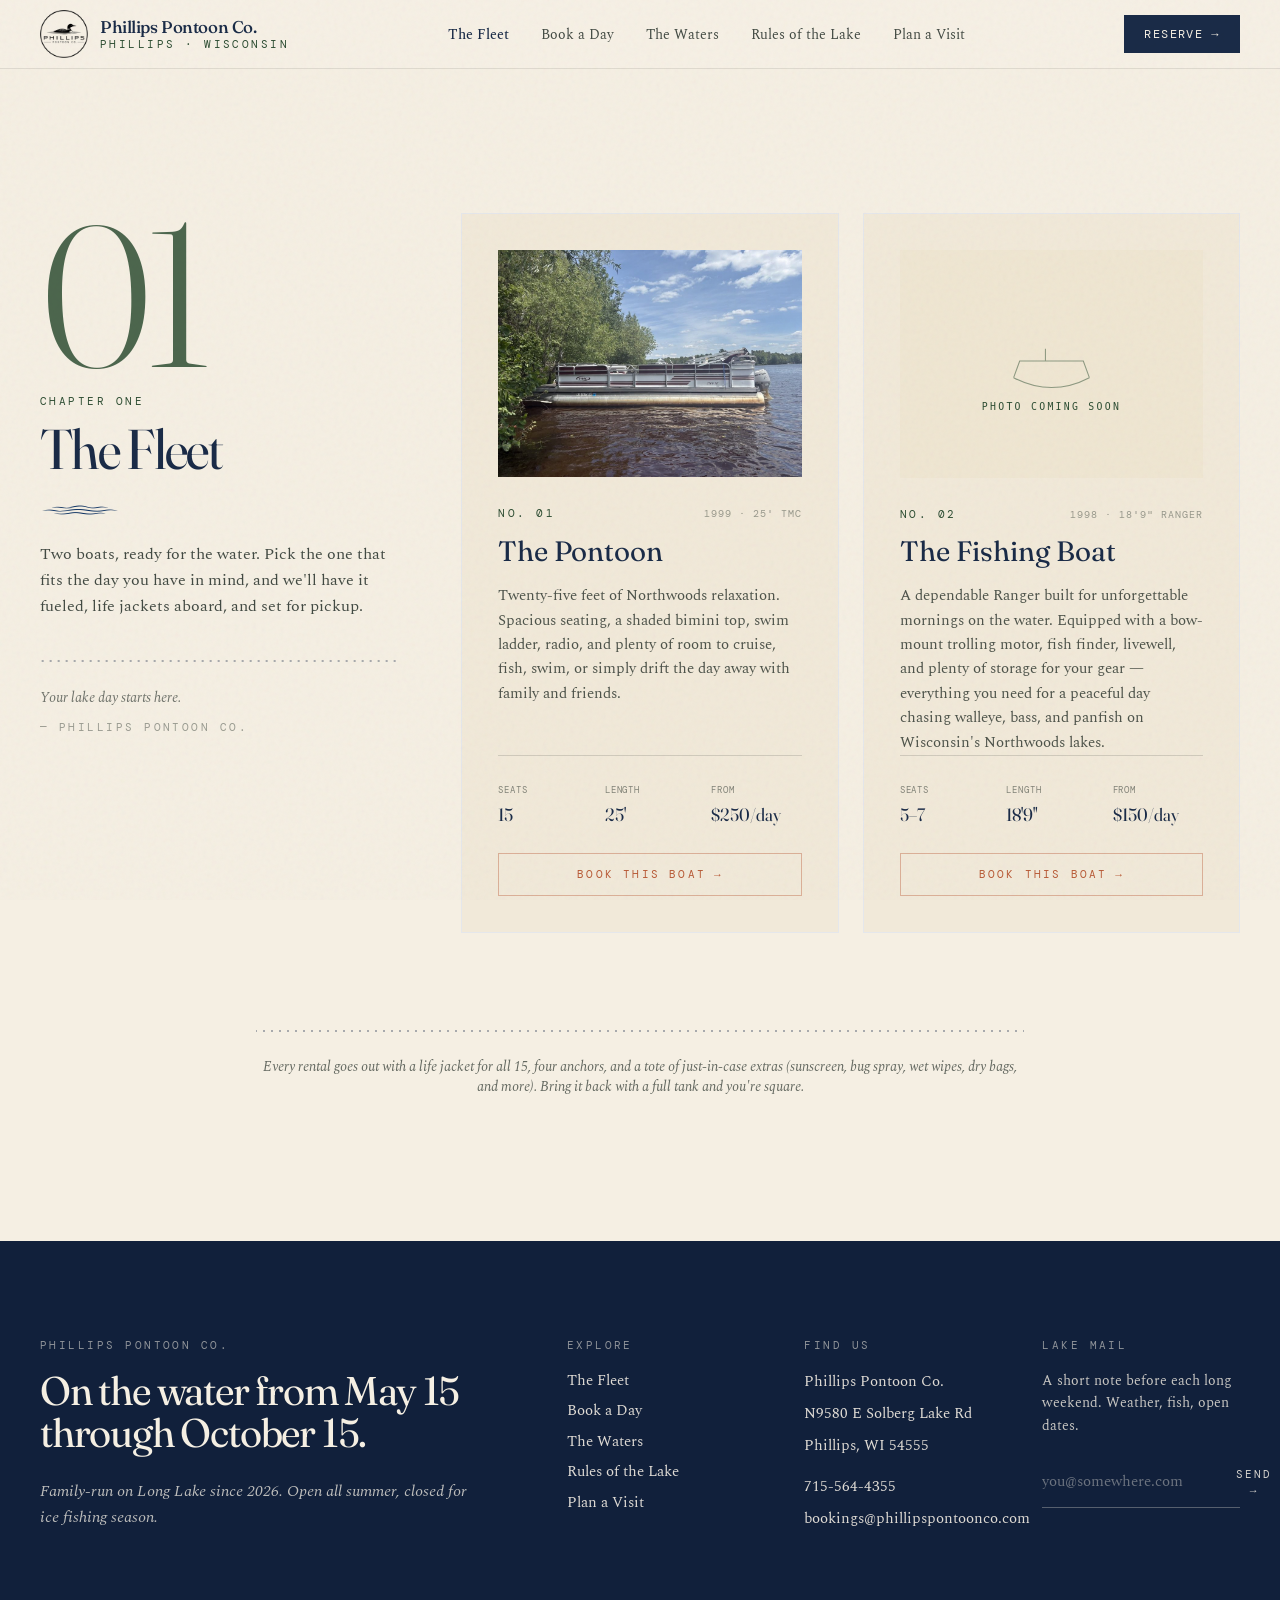
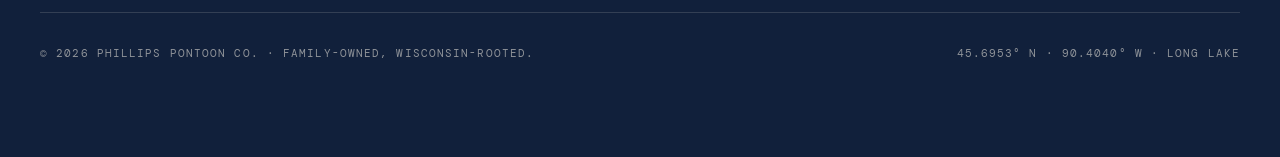
<file: fleet.html>
<!DOCTYPE html>
<html lang="en">
<head>
<meta charset="UTF-8" />
<meta name="viewport" content="width=device-width, initial-scale=1.0" />
<title>The Fleet — Phillips Pontoon Co.</title>
<meta name="description" content="The pontoon and the Ranger fishing boat at Phillips Pontoon Co." />
<meta name="theme-color" content="#1A2B47" />
<link rel="icon" type="image/png" href="assets/img/favicon.png" />
<link rel="apple-touch-icon" href="assets/img/favicon.png" />
<link rel="stylesheet" href="assets/site.css" />
</head>
<body class="bg-paper text-ink grain antialiased">
<header class="sticky top-0 z-40 bg-paper/85 backdrop-blur-md border-b border-ink/10">
  <nav class="max-w-[1440px] mx-auto px-6 lg:px-10 h-[68px] flex items-center justify-between gap-6">
    <a href="index.html" class="flex items-center gap-3 group">
      <img src="assets/img/logo.png" alt="Phillips Pontoon Co." class="h-12 w-12 object-contain">
      <div class="leading-none">
        <div class="font-display text-[17px] font-medium text-navy tracking-tight" style="font-variation-settings:'opsz' 24,'SOFT' 60;">Phillips Pontoon Co.</div>
        <div class="eyebrow text-pine mt-1">Phillips · Wisconsin</div>
      </div>
    </a>
    <ul class="hidden lg:flex items-center gap-8 text-[14px] font-body text-ink/80"><li><a href="fleet.html" class="text-navy font-medium transition">The Fleet</a></li><li><a href="book.html" class="hover:text-navy transition">Book a Day</a></li><li><a href="waters.html" class="hover:text-navy transition">The Waters</a></li><li><a href="rules.html" class="hover:text-navy transition">Rules of the Lake</a></li><li><a href="visit.html" class="hover:text-navy transition">Plan a Visit</a></li></ul>
    <a href="book.html" class="hidden md:inline-flex btn-primary !py-2.5 !px-5 !text-[12px]">Reserve <span aria-hidden="true">→</span></a>
    <button id="mobtoggle" class="lg:hidden text-navy" aria-label="Menu" aria-expanded="false">
      <svg viewBox="0 0 24 24" class="w-6 h-6" fill="none" stroke="currentColor" stroke-width="1.6"><path d="M3 7h18M3 12h18M3 17h18"/></svg>
    </button>
  </nav>
  <div id="mobnav" class="hidden lg:hidden border-t border-ink/10 bg-paper px-6 py-4 font-body text-[15px]"><a href="fleet.html" class="block py-2 text-navy font-medium">The Fleet</a><a href="book.html" class="block py-2 text-ink/80">Book a Day</a><a href="waters.html" class="block py-2 text-ink/80">The Waters</a><a href="rules.html" class="block py-2 text-ink/80">Rules of the Lake</a><a href="visit.html" class="block py-2 text-ink/80">Plan a Visit</a>
    <a href="book.html" class="block py-2 text-rust font-medium">Reserve a boat →</a>
  </div>
</header>
<section id="fleet" class="relative py-24 lg:py-36">
  <div class="max-w-[1440px] mx-auto px-6 lg:px-10">
    <div class="grid lg:grid-cols-12 gap-10 lg:gap-16 items-start">

      <div class="lg:col-span-4">
        <div class="lg:sticky lg:top-32">
          <div class="chapter-num text-pine/85 text-[120px] lg:text-[200px]">01</div>
          <p class="eyebrow text-pine mt-4">Chapter One</p>
          <h2 class="font-display text-4xl lg:text-[56px] leading-[0.95] mt-3 text-navy tighter">The Fleet</h2>
          <div class="wave-rule mt-7"></div>
          <p class="font-body text-ink/80 mt-6 leading-relaxed max-w-sm">
            Two boats, ready for the water. Pick the one that fits the day you have in mind, and we'll have it fueled, life jackets aboard, and set for pickup.
          </p>
          <div class="hidden lg:block mt-10 dot-divider text-navy"></div>
          <p class="hidden lg:block mt-6 font-body text-sm italic text-ink/60 leading-relaxed max-w-sm">
            Your lake day starts here.<br>
            <span class="not-italic eyebrow text-ink/40 mt-2 inline-block">— Phillips Pontoon Co.</span>
          </p>
        </div>
      </div>

      <div class="lg:col-span-8 grid sm:grid-cols-2 gap-5 lg:gap-6">
        <!-- ── Pontoon ── -->
        <article class="fleet-card bg-paper-warm/55 border border-ink/12 p-7 lg:p-9 flex flex-col">
          <div class="aspect-[4/3] mb-7 overflow-hidden">
            <img src="assets/img/pontoon.jpg" alt="Phillips Pontoon Co.'s 25-foot TMC pontoon on a Northwoods lake" class="w-full h-full object-cover" />
          </div>
          <div class="flex items-baseline justify-between">
            <p class="eyebrow text-pine">No. 01</p>
            <p class="font-mono text-[10px] text-ink/40 tracking-widest uppercase">1999 · 25' TMC</p>
          </div>
          <h3 class="font-display text-[28px] mt-2 text-navy" style="font-variation-settings:'opsz' 36,'SOFT' 60;">The Pontoon</h3>
          <p class="font-body text-[15px] leading-relaxed mt-3 text-ink/75">
            Twenty-five feet of Northwoods relaxation. Spacious seating, a shaded bimini top, swim ladder, radio, and plenty of room to cruise, fish, swim, or simply drift the day away with family and friends.
          </p>
          <dl class="mt-auto pt-7 grid grid-cols-3 gap-4 border-t border-ink/15">
            <div><dt class="font-mono text-[9px] text-ink/50 tracking-widest uppercase mb-1">Seats</dt><dd class="font-display text-lg text-navy">15</dd></div>
            <div><dt class="font-mono text-[9px] text-ink/50 tracking-widest uppercase mb-1">Length</dt><dd class="font-display text-lg text-navy">25'</dd></div>
            <div><dt class="font-mono text-[9px] text-ink/50 tracking-widest uppercase mb-1">From</dt><dd class="font-display text-lg text-navy">$250/day</dd></div>
          </dl>
          <a href="book.html" data-prefill-boat="pontoon" class="mt-6 flex items-center justify-center gap-2 border border-rust/40 text-rust hover:bg-rust hover:text-paper transition-colors py-3 font-mono text-[11px] tracking-[0.2em] uppercase">Book this boat <span aria-hidden="true">→</span></a>
        </article>

        <!-- ── Fishing Boat ── -->
        <article class="fleet-card bg-paper-warm/55 border border-ink/12 p-7 lg:p-9 flex flex-col">
          <div class="aspect-[4/3] mb-7 overflow-hidden">
            <img src="[data-uri]" alt="The Ranger fishing boat — photo coming soon" class="w-full h-full object-cover" />
          </div>
          <div class="flex items-baseline justify-between">
            <p class="eyebrow text-pine">No. 02</p>
            <p class="font-mono text-[10px] text-ink/40 tracking-widest uppercase">1998 · 18'9" Ranger</p>
          </div>
          <h3 class="font-display text-[28px] mt-2 text-navy" style="font-variation-settings:'opsz' 36,'SOFT' 60;">The Fishing Boat</h3>
          <p class="font-body text-[15px] leading-relaxed mt-3 text-ink/75">
            A dependable Ranger built for unforgettable mornings on the water. Equipped with a bow-mount trolling motor, fish finder, livewell, and plenty of storage for your gear — everything you need for a peaceful day chasing walleye, bass, and panfish on Wisconsin's Northwoods lakes.
          </p>
          <dl class="mt-auto pt-7 grid grid-cols-3 gap-4 border-t border-ink/15">
            <div><dt class="font-mono text-[9px] text-ink/50 tracking-widest uppercase mb-1">Seats</dt><dd class="font-display text-lg text-navy">5–7</dd></div>
            <div><dt class="font-mono text-[9px] text-ink/50 tracking-widest uppercase mb-1">Length</dt><dd class="font-display text-lg text-navy">18'9"</dd></div>
            <div><dt class="font-mono text-[9px] text-ink/50 tracking-widest uppercase mb-1">From</dt><dd class="font-display text-lg text-navy">$150/day</dd></div>
          </dl>
          <a href="book.html" data-prefill-boat="fishing" class="mt-6 flex items-center justify-center gap-2 border border-rust/40 text-rust hover:bg-rust hover:text-paper transition-colors py-3 font-mono text-[11px] tracking-[0.2em] uppercase">Book this boat <span aria-hidden="true">→</span></a>
        </article>

        </div>
    </div>

    <!-- fleet bottom note -->
    <div class="mt-16 lg:mt-24 max-w-3xl mx-auto text-center">
      <div class="dot-divider text-navy"></div>
      <p class="font-body text-sm italic text-ink/65 mt-6">
        Every rental goes out with a life jacket for all 15, four anchors, and a tote of just-in-case extras (sunscreen, bug spray, wet wipes, dry bags, and more). Bring it back with a full tank and you're square.
      </p>
    </div>
  </div>

  <script>(function(){
    document.querySelectorAll('[data-prefill-boat]').forEach(function(b){
      b.addEventListener('click',function(){
        var k=b.getAttribute('data-prefill-boat');
        var seg=document.querySelector('.seg[data-boat="'+k+'"]');
        if(seg){ seg.click(); }
        else { try{ sessionStorage.setItem('ppc_boat', k); }catch(e){} }
      });
    });
  })();</script>
</section>
<footer class="relative bg-navy-deep text-paper overflow-hidden">

  <div class="max-w-[1440px] mx-auto px-6 lg:px-10 py-20 lg:py-24">

    <div class="grid lg:grid-cols-12 gap-10 lg:gap-16">

      <!-- Tagline + season note -->
      <div class="lg:col-span-5">
        <p class="eyebrow text-paper/55">Phillips Pontoon Co.</p>
        <h3 class="font-display text-3xl lg:text-[40px] leading-[1.05] mt-4 tighter" style="font-variation-settings:'opsz' 60,'SOFT' 60;">
          On the water from May&nbsp;15 through October&nbsp;15.
        </h3>
        <p class="font-body italic text-paper/75 mt-6 max-w-md leading-relaxed">
          Family-run on Long Lake since 2026. Open all summer, closed for ice fishing season.
        </p>
      </div>

      <!-- Cols -->
      <div class="lg:col-span-7 grid sm:grid-cols-3 gap-10">
        <div>
          <p class="eyebrow text-paper/55">Explore</p>
          <ul class="mt-4 space-y-2 font-body text-paper/90 text-[15px]">
            <li><a href="fleet.html"  class="hover:text-paper transition">The Fleet</a></li>
            <li><a href="book.html"   class="hover:text-paper transition">Book a Day</a></li>
            <li><a href="waters.html" class="hover:text-paper transition">The Waters</a></li>
            <li><a href="rules.html"  class="hover:text-paper transition">Rules of the Lake</a></li>
            <li><a href="visit.html"  class="hover:text-paper transition">Plan a Visit</a></li>
          </ul>
        </div>
        <div>
          <p class="eyebrow text-paper/55">Find Us</p>
          <ul class="mt-4 space-y-2 font-body text-paper/90 text-[15px] leading-relaxed">
            <li>Phillips Pontoon Co.</li>
            <li>N9580 E Solberg Lake Rd</li>
            <li>Phillips, WI 54555</li>
            <li class="pt-2"><a href="tel:+17155644355" class="hover:text-rust transition">715-564-4355</a></li>
            <li><a href="mailto:bookings@phillipspontoonco.com" class="hover:text-rust transition">bookings@phillipspontoonco.com</a></li>
          </ul>
        </div>
        <div>
          <p class="eyebrow text-paper/55">Lake Mail</p>
          <p class="font-body text-paper/80 text-[14px] mt-4 leading-relaxed">A short note before each long weekend. Weather, fish, open dates.</p>
          <form class="mt-5" onsubmit="event.preventDefault(); this.querySelector('p').style.display='block'; this.querySelector('input').value='';">
            <div class="flex border-b border-paper/30 focus-within:border-paper transition">
              <input type="email" required placeholder="you@somewhere.com" class="flex-1 bg-transparent border-0 outline-none py-2 font-body text-[15px] text-paper placeholder:text-paper/40">
              <button class="font-mono text-[11px] tracking-[0.18em] uppercase text-paper/85 hover:text-rust transition py-2">Send →</button>
            </div>
            <p class="hidden mt-3 text-[12px] font-mono text-rust/90">Got it. Welcome aboard.</p>
          </form>
        </div>
      </div>
    </div>

    <div class="mt-20 pt-8 border-t border-paper/15 flex flex-col md:flex-row gap-4 md:items-center md:justify-between text-[11px] font-mono tracking-widest uppercase text-paper/55">
      <p>© 2026 Phillips Pontoon Co. · Family-owned, Wisconsin-rooted.</p>
      <p>45.6953° N · 90.4040° W · Long Lake</p>
    </div>
  </div>
</footer>

<script>(function(){var t=document.getElementById('mobtoggle'),n=document.getElementById('mobnav');if(t&&n)t.addEventListener('click',function(){var o=n.classList.toggle('hidden');t.setAttribute('aria-expanded',String(!o));});})();</script>
</body>
</html>
</file>
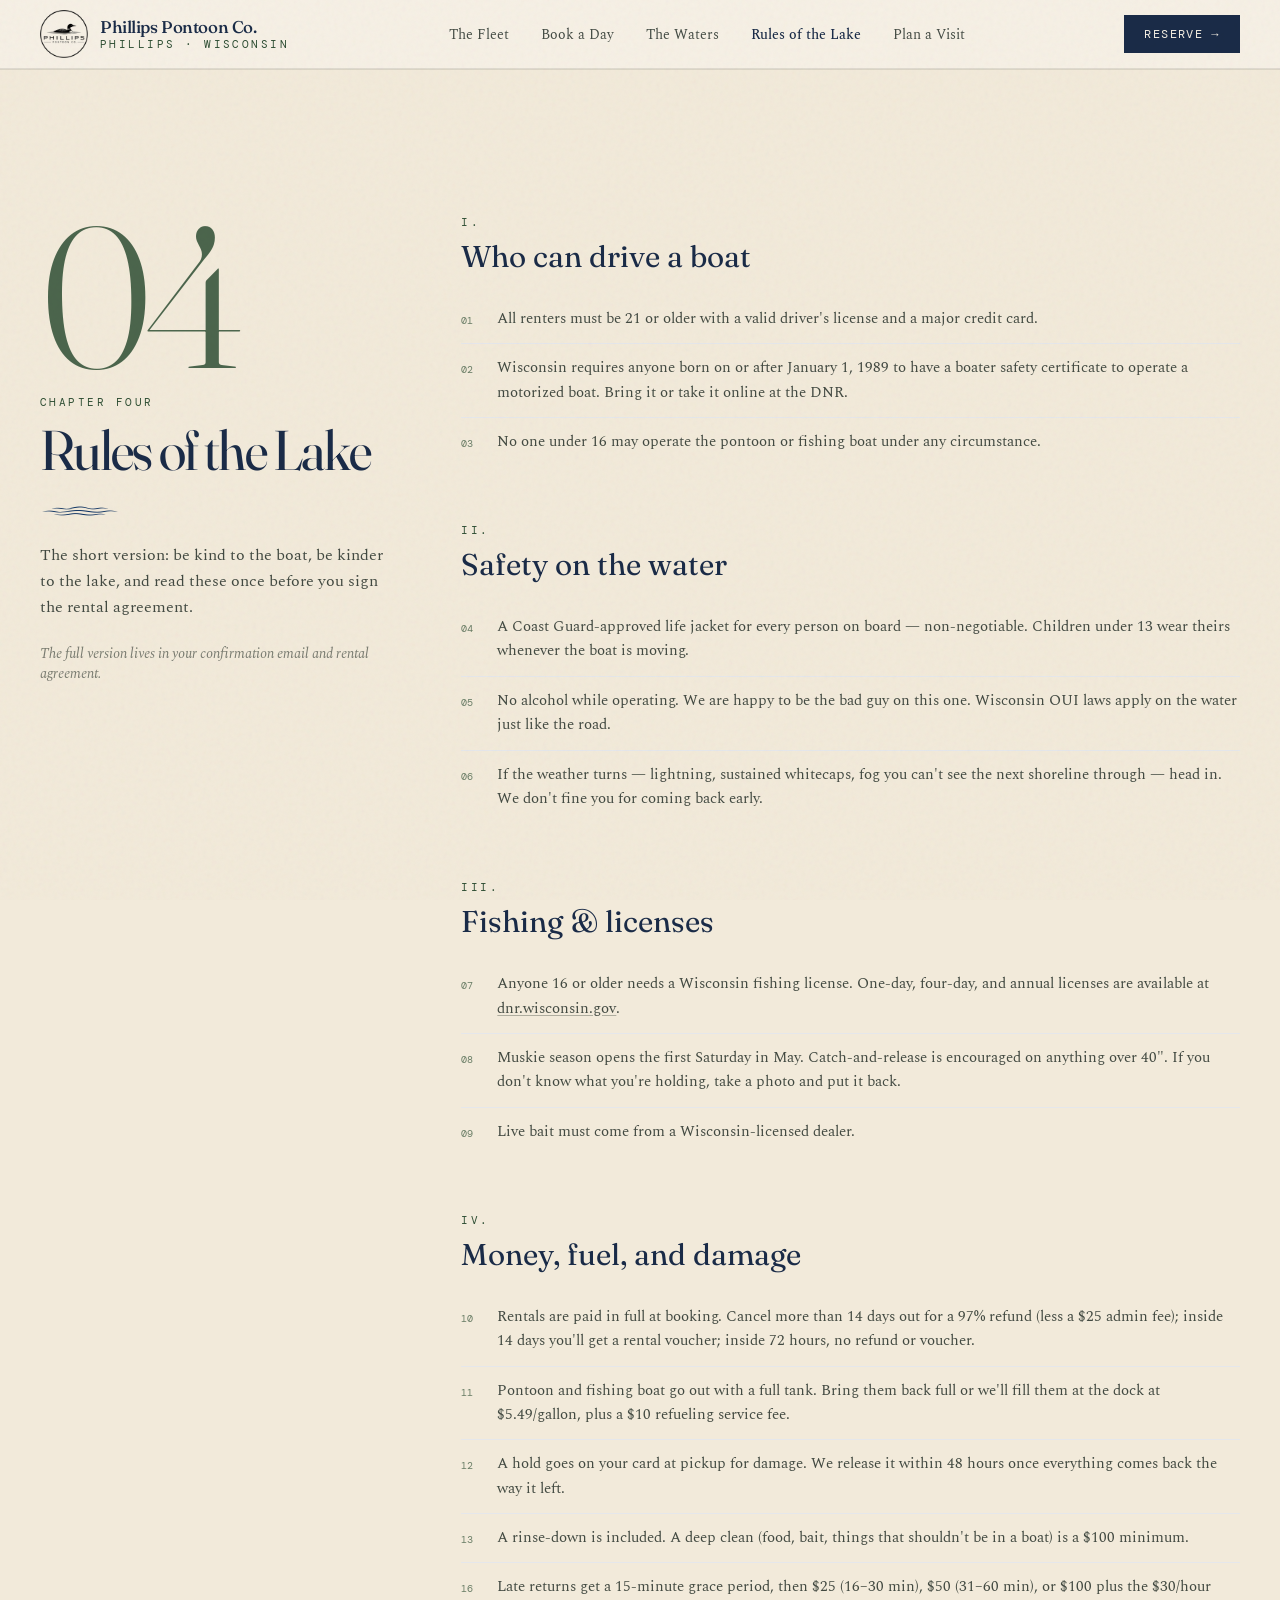
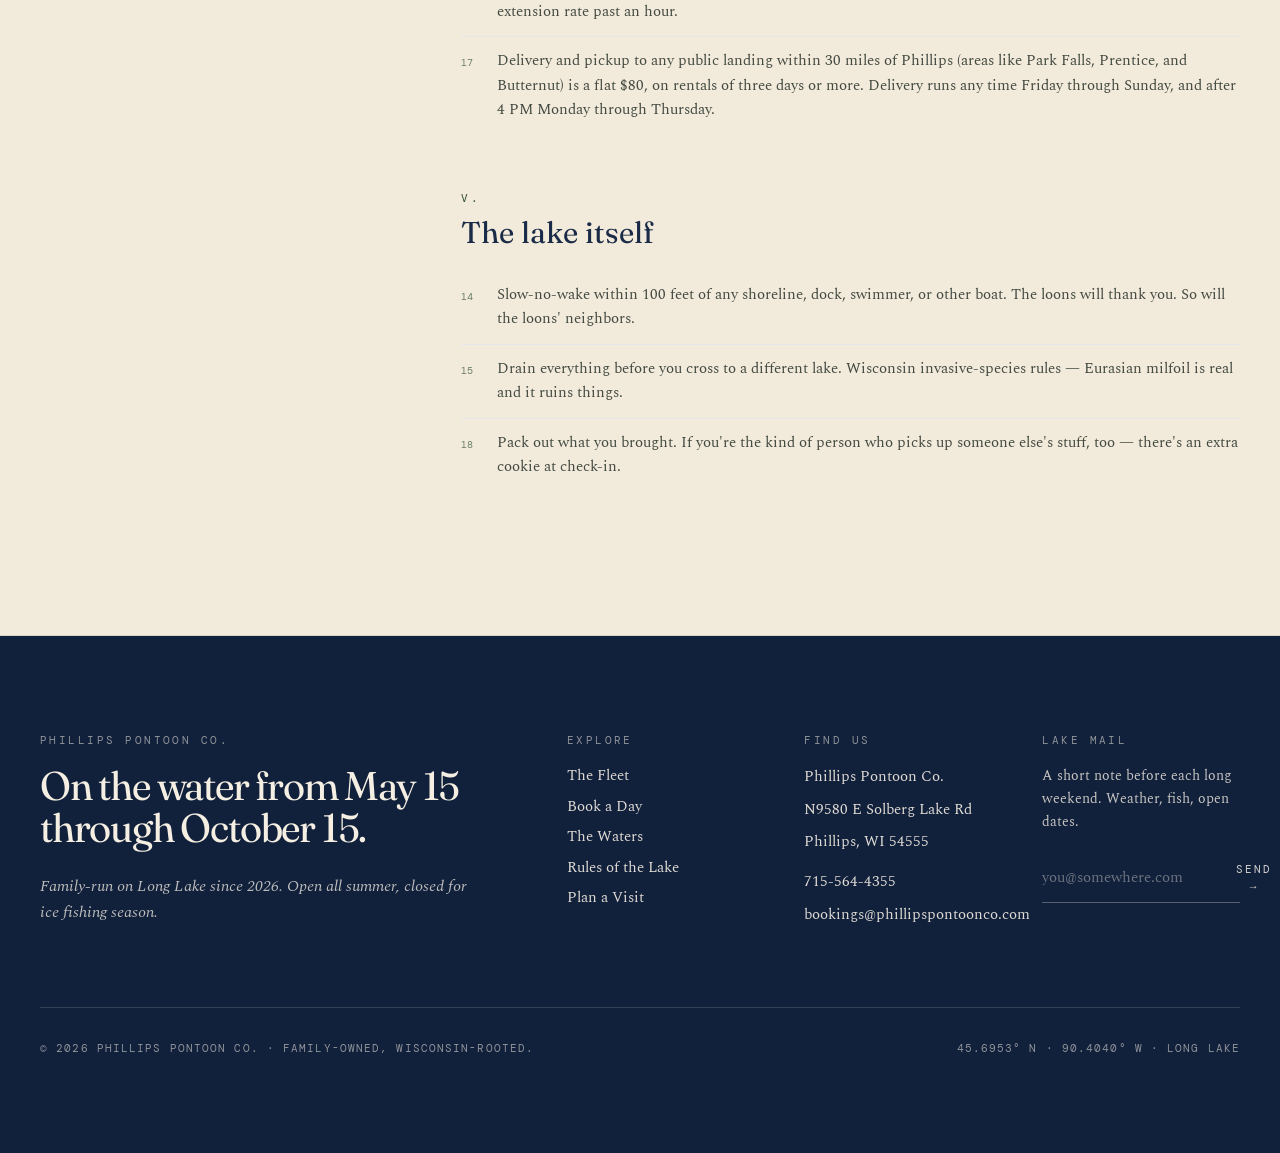
<file: rules.html>
<!DOCTYPE html>
<html lang="en">
<head>
<meta charset="UTF-8" />
<meta name="viewport" content="width=device-width, initial-scale=1.0" />
<title>Rules of the Lake — Phillips Pontoon Co.</title>
<meta name="description" content="Rental rules, safety, fishing licenses, and policies." />
<meta name="theme-color" content="#1A2B47" />
<link rel="icon" type="image/png" href="assets/img/favicon.png" />
<link rel="apple-touch-icon" href="assets/img/favicon.png" />
<link rel="stylesheet" href="assets/site.css" />
</head>
<body class="bg-paper text-ink grain antialiased">
<header class="sticky top-0 z-40 bg-paper/85 backdrop-blur-md border-b border-ink/10">
  <nav class="max-w-[1440px] mx-auto px-6 lg:px-10 h-[68px] flex items-center justify-between gap-6">
    <a href="index.html" class="flex items-center gap-3 group">
      <img src="assets/img/logo.png" alt="Phillips Pontoon Co." class="h-12 w-12 object-contain">
      <div class="leading-none">
        <div class="font-display text-[17px] font-medium text-navy tracking-tight" style="font-variation-settings:'opsz' 24,'SOFT' 60;">Phillips Pontoon Co.</div>
        <div class="eyebrow text-pine mt-1">Phillips · Wisconsin</div>
      </div>
    </a>
    <ul class="hidden lg:flex items-center gap-8 text-[14px] font-body text-ink/80"><li><a href="fleet.html" class="hover:text-navy transition">The Fleet</a></li><li><a href="book.html" class="hover:text-navy transition">Book a Day</a></li><li><a href="waters.html" class="hover:text-navy transition">The Waters</a></li><li><a href="rules.html" class="text-navy font-medium transition">Rules of the Lake</a></li><li><a href="visit.html" class="hover:text-navy transition">Plan a Visit</a></li></ul>
    <a href="book.html" class="hidden md:inline-flex btn-primary !py-2.5 !px-5 !text-[12px]">Reserve <span aria-hidden="true">→</span></a>
    <button id="mobtoggle" class="lg:hidden text-navy" aria-label="Menu" aria-expanded="false">
      <svg viewBox="0 0 24 24" class="w-6 h-6" fill="none" stroke="currentColor" stroke-width="1.6"><path d="M3 7h18M3 12h18M3 17h18"/></svg>
    </button>
  </nav>
  <div id="mobnav" class="hidden lg:hidden border-t border-ink/10 bg-paper px-6 py-4 font-body text-[15px]"><a href="fleet.html" class="block py-2 text-ink/80">The Fleet</a><a href="book.html" class="block py-2 text-ink/80">Book a Day</a><a href="waters.html" class="block py-2 text-ink/80">The Waters</a><a href="rules.html" class="block py-2 text-navy font-medium">Rules of the Lake</a><a href="visit.html" class="block py-2 text-ink/80">Plan a Visit</a>
    <a href="book.html" class="block py-2 text-rust font-medium">Reserve a boat →</a>
  </div>
</header>
<section id="rules" class="relative py-24 lg:py-36 bg-paper-warm/50 border-y border-ink/10">
  <div class="max-w-[1440px] mx-auto px-6 lg:px-10 grid lg:grid-cols-12 gap-10 lg:gap-16">

    <div class="lg:col-span-4">
      <div class="lg:sticky lg:top-32">
        <div class="chapter-num text-pine/85 text-[120px] lg:text-[200px]">04</div>
        <p class="eyebrow text-pine mt-4">Chapter Four</p>
        <h2 class="font-display text-4xl lg:text-[56px] leading-[0.95] mt-3 text-navy tighter">Rules of the Lake</h2>
        <div class="wave-rule mt-7"></div>
        <p class="font-body text-ink/80 mt-6 leading-relaxed max-w-sm">
          The short version: be kind to the boat, be kinder to the lake, and read these once before you sign the rental agreement.
        </p>
        <p class="font-body italic text-ink/55 mt-6 text-sm max-w-sm">
          The full version lives in your confirmation email and rental agreement.
        </p>
      </div>
    </div>

    <div class="lg:col-span-8 space-y-14">

      <div>
        <p class="eyebrow text-pine">i.</p>
        <h3 class="font-display text-2xl lg:text-3xl mt-2 text-navy" style="font-variation-settings:'opsz' 36,'SOFT' 60;">Who can drive a boat</h3>
        <ul class="mt-5 divide-y divide-ink/12">
          <li class="py-3 grid grid-cols-[1.5rem_1fr] gap-3 items-start"><span class="font-mono text-[10px] text-pine/70 mt-1.5">01</span><p class="font-body text-[15px] text-ink/80 leading-relaxed">All renters must be 21 or older with a valid driver's license and a major credit card.</p></li>
          <li class="py-3 grid grid-cols-[1.5rem_1fr] gap-3 items-start"><span class="font-mono text-[10px] text-pine/70 mt-1.5">02</span><p class="font-body text-[15px] text-ink/80 leading-relaxed">Wisconsin requires anyone born on or after January 1, 1989 to have a boater safety certificate to operate a motorized boat. Bring it or take it online at the DNR.</p></li>
          <li class="py-3 grid grid-cols-[1.5rem_1fr] gap-3 items-start"><span class="font-mono text-[10px] text-pine/70 mt-1.5">03</span><p class="font-body text-[15px] text-ink/80 leading-relaxed">No one under 16 may operate the pontoon or fishing boat under any circumstance.</p></li>
        </ul>
      </div>

      <div>
        <p class="eyebrow text-pine">ii.</p>
        <h3 class="font-display text-2xl lg:text-3xl mt-2 text-navy" style="font-variation-settings:'opsz' 36,'SOFT' 60;">Safety on the water</h3>
        <ul class="mt-5 divide-y divide-ink/12">
          <li class="py-3 grid grid-cols-[1.5rem_1fr] gap-3 items-start"><span class="font-mono text-[10px] text-pine/70 mt-1.5">04</span><p class="font-body text-[15px] text-ink/80 leading-relaxed">A Coast Guard-approved life jacket for every person on board — non-negotiable. Children under 13 wear theirs whenever the boat is moving.</p></li>
          <li class="py-3 grid grid-cols-[1.5rem_1fr] gap-3 items-start"><span class="font-mono text-[10px] text-pine/70 mt-1.5">05</span><p class="font-body text-[15px] text-ink/80 leading-relaxed">No alcohol while operating. We are happy to be the bad guy on this one. Wisconsin OUI laws apply on the water just like the road.</p></li>
          <li class="py-3 grid grid-cols-[1.5rem_1fr] gap-3 items-start"><span class="font-mono text-[10px] text-pine/70 mt-1.5">06</span><p class="font-body text-[15px] text-ink/80 leading-relaxed">If the weather turns — lightning, sustained whitecaps, fog you can't see the next shoreline through — head in. We don't fine you for coming back early.</p></li>
        </ul>
      </div>

      <div>
        <p class="eyebrow text-pine">iii.</p>
        <h3 class="font-display text-2xl lg:text-3xl mt-2 text-navy" style="font-variation-settings:'opsz' 36,'SOFT' 60;">Fishing & licenses</h3>
        <ul class="mt-5 divide-y divide-ink/12">
          <li class="py-3 grid grid-cols-[1.5rem_1fr] gap-3 items-start"><span class="font-mono text-[10px] text-pine/70 mt-1.5">07</span><p class="font-body text-[15px] text-ink/80 leading-relaxed">Anyone 16 or older needs a Wisconsin fishing license. One-day, four-day, and annual licenses are available at <a href="#" class="underline underline-offset-2 decoration-ink/30 hover:decoration-navy">dnr.wisconsin.gov</a>.</p></li>
          <li class="py-3 grid grid-cols-[1.5rem_1fr] gap-3 items-start"><span class="font-mono text-[10px] text-pine/70 mt-1.5">08</span><p class="font-body text-[15px] text-ink/80 leading-relaxed">Muskie season opens the first Saturday in May. Catch-and-release is encouraged on anything over 40". If you don't know what you're holding, take a photo and put it back.</p></li>
          <li class="py-3 grid grid-cols-[1.5rem_1fr] gap-3 items-start"><span class="font-mono text-[10px] text-pine/70 mt-1.5">09</span><p class="font-body text-[15px] text-ink/80 leading-relaxed">Live bait must come from a Wisconsin-licensed dealer.</p></li>
        </ul>
      </div>

      <div>
        <p class="eyebrow text-pine">iv.</p>
        <h3 class="font-display text-2xl lg:text-3xl mt-2 text-navy" style="font-variation-settings:'opsz' 36,'SOFT' 60;">Money, fuel, and damage</h3>
        <ul class="mt-5 divide-y divide-ink/12">
          <li class="py-3 grid grid-cols-[1.5rem_1fr] gap-3 items-start"><span class="font-mono text-[10px] text-pine/70 mt-1.5">10</span><p class="font-body text-[15px] text-ink/80 leading-relaxed">Rentals are paid in full at booking. Cancel more than 14 days out for a 97% refund (less a $25 admin fee); inside 14 days you'll get a rental voucher; inside 72 hours, no refund or voucher.</p></li>
          <li class="py-3 grid grid-cols-[1.5rem_1fr] gap-3 items-start"><span class="font-mono text-[10px] text-pine/70 mt-1.5">11</span><p class="font-body text-[15px] text-ink/80 leading-relaxed">Pontoon and fishing boat go out with a full tank. Bring them back full or we'll fill them at the dock at $5.49/gallon, plus a $10 refueling service fee.</p></li>
          <li class="py-3 grid grid-cols-[1.5rem_1fr] gap-3 items-start"><span class="font-mono text-[10px] text-pine/70 mt-1.5">12</span><p class="font-body text-[15px] text-ink/80 leading-relaxed">A hold goes on your card at pickup for damage. We release it within 48 hours once everything comes back the way it left.</p></li>
          <li class="py-3 grid grid-cols-[1.5rem_1fr] gap-3 items-start"><span class="font-mono text-[10px] text-pine/70 mt-1.5">13</span><p class="font-body text-[15px] text-ink/80 leading-relaxed">A rinse-down is included. A deep clean (food, bait, things that shouldn't be in a boat) is a $100 minimum.</p></li>
          <li class="py-3 grid grid-cols-[1.5rem_1fr] gap-3 items-start"><span class="font-mono text-[10px] text-pine/70 mt-1.5">16</span><p class="font-body text-[15px] text-ink/80 leading-relaxed">Late returns get a 15-minute grace period, then $25 (16–30 min), $50 (31–60 min), or $100 plus the $30/hour extension rate past an hour.</p></li>
          <li class="py-3 grid grid-cols-[1.5rem_1fr] gap-3 items-start"><span class="font-mono text-[10px] text-pine/70 mt-1.5">17</span><p class="font-body text-[15px] text-ink/80 leading-relaxed">Delivery and pickup to any public landing within 30 miles of Phillips (areas like Park Falls, Prentice, and Butternut) is a flat $80, on rentals of three days or more. Delivery runs any time Friday through Sunday, and after 4 PM Monday through Thursday.</p></li>
        </ul>
      </div>

      <div>
        <p class="eyebrow text-pine">v.</p>
        <h3 class="font-display text-2xl lg:text-3xl mt-2 text-navy" style="font-variation-settings:'opsz' 36,'SOFT' 60;">The lake itself</h3>
        <ul class="mt-5 divide-y divide-ink/12">
          <li class="py-3 grid grid-cols-[1.5rem_1fr] gap-3 items-start"><span class="font-mono text-[10px] text-pine/70 mt-1.5">14</span><p class="font-body text-[15px] text-ink/80 leading-relaxed">Slow-no-wake within 100 feet of any shoreline, dock, swimmer, or other boat. The loons will thank you. So will the loons' neighbors.</p></li>
          <li class="py-3 grid grid-cols-[1.5rem_1fr] gap-3 items-start"><span class="font-mono text-[10px] text-pine/70 mt-1.5">15</span><p class="font-body text-[15px] text-ink/80 leading-relaxed">Drain everything before you cross to a different lake. Wisconsin invasive-species rules — Eurasian milfoil is real and it ruins things.</p></li>
          <li class="py-3 grid grid-cols-[1.5rem_1fr] gap-3 items-start"><span class="font-mono text-[10px] text-pine/70 mt-1.5">18</span><p class="font-body text-[15px] text-ink/80 leading-relaxed">Pack out what you brought. If you're the kind of person who picks up someone else's stuff, too — there's an extra cookie at check-in.</p></li>
        </ul>
      </div>

    </div>
  </div>
</section>
<footer class="relative bg-navy-deep text-paper overflow-hidden">

  <div class="max-w-[1440px] mx-auto px-6 lg:px-10 py-20 lg:py-24">

    <div class="grid lg:grid-cols-12 gap-10 lg:gap-16">

      <!-- Tagline + season note -->
      <div class="lg:col-span-5">
        <p class="eyebrow text-paper/55">Phillips Pontoon Co.</p>
        <h3 class="font-display text-3xl lg:text-[40px] leading-[1.05] mt-4 tighter" style="font-variation-settings:'opsz' 60,'SOFT' 60;">
          On the water from May&nbsp;15 through October&nbsp;15.
        </h3>
        <p class="font-body italic text-paper/75 mt-6 max-w-md leading-relaxed">
          Family-run on Long Lake since 2026. Open all summer, closed for ice fishing season.
        </p>
      </div>

      <!-- Cols -->
      <div class="lg:col-span-7 grid sm:grid-cols-3 gap-10">
        <div>
          <p class="eyebrow text-paper/55">Explore</p>
          <ul class="mt-4 space-y-2 font-body text-paper/90 text-[15px]">
            <li><a href="fleet.html"  class="hover:text-paper transition">The Fleet</a></li>
            <li><a href="book.html"   class="hover:text-paper transition">Book a Day</a></li>
            <li><a href="waters.html" class="hover:text-paper transition">The Waters</a></li>
            <li><a href="rules.html"  class="hover:text-paper transition">Rules of the Lake</a></li>
            <li><a href="visit.html"  class="hover:text-paper transition">Plan a Visit</a></li>
          </ul>
        </div>
        <div>
          <p class="eyebrow text-paper/55">Find Us</p>
          <ul class="mt-4 space-y-2 font-body text-paper/90 text-[15px] leading-relaxed">
            <li>Phillips Pontoon Co.</li>
            <li>N9580 E Solberg Lake Rd</li>
            <li>Phillips, WI 54555</li>
            <li class="pt-2"><a href="tel:+17155644355" class="hover:text-rust transition">715-564-4355</a></li>
            <li><a href="mailto:bookings@phillipspontoonco.com" class="hover:text-rust transition">bookings@phillipspontoonco.com</a></li>
          </ul>
        </div>
        <div>
          <p class="eyebrow text-paper/55">Lake Mail</p>
          <p class="font-body text-paper/80 text-[14px] mt-4 leading-relaxed">A short note before each long weekend. Weather, fish, open dates.</p>
          <form class="mt-5" onsubmit="event.preventDefault(); this.querySelector('p').style.display='block'; this.querySelector('input').value='';">
            <div class="flex border-b border-paper/30 focus-within:border-paper transition">
              <input type="email" required placeholder="you@somewhere.com" class="flex-1 bg-transparent border-0 outline-none py-2 font-body text-[15px] text-paper placeholder:text-paper/40">
              <button class="font-mono text-[11px] tracking-[0.18em] uppercase text-paper/85 hover:text-rust transition py-2">Send →</button>
            </div>
            <p class="hidden mt-3 text-[12px] font-mono text-rust/90">Got it. Welcome aboard.</p>
          </form>
        </div>
      </div>
    </div>

    <div class="mt-20 pt-8 border-t border-paper/15 flex flex-col md:flex-row gap-4 md:items-center md:justify-between text-[11px] font-mono tracking-widest uppercase text-paper/55">
      <p>© 2026 Phillips Pontoon Co. · Family-owned, Wisconsin-rooted.</p>
      <p>45.6953° N · 90.4040° W · Long Lake</p>
    </div>
  </div>
</footer>

<script>(function(){var t=document.getElementById('mobtoggle'),n=document.getElementById('mobnav');if(t&&n)t.addEventListener('click',function(){var o=n.classList.toggle('hidden');t.setAttribute('aria-expanded',String(!o));});})();</script>
</body>
</html>
</file>
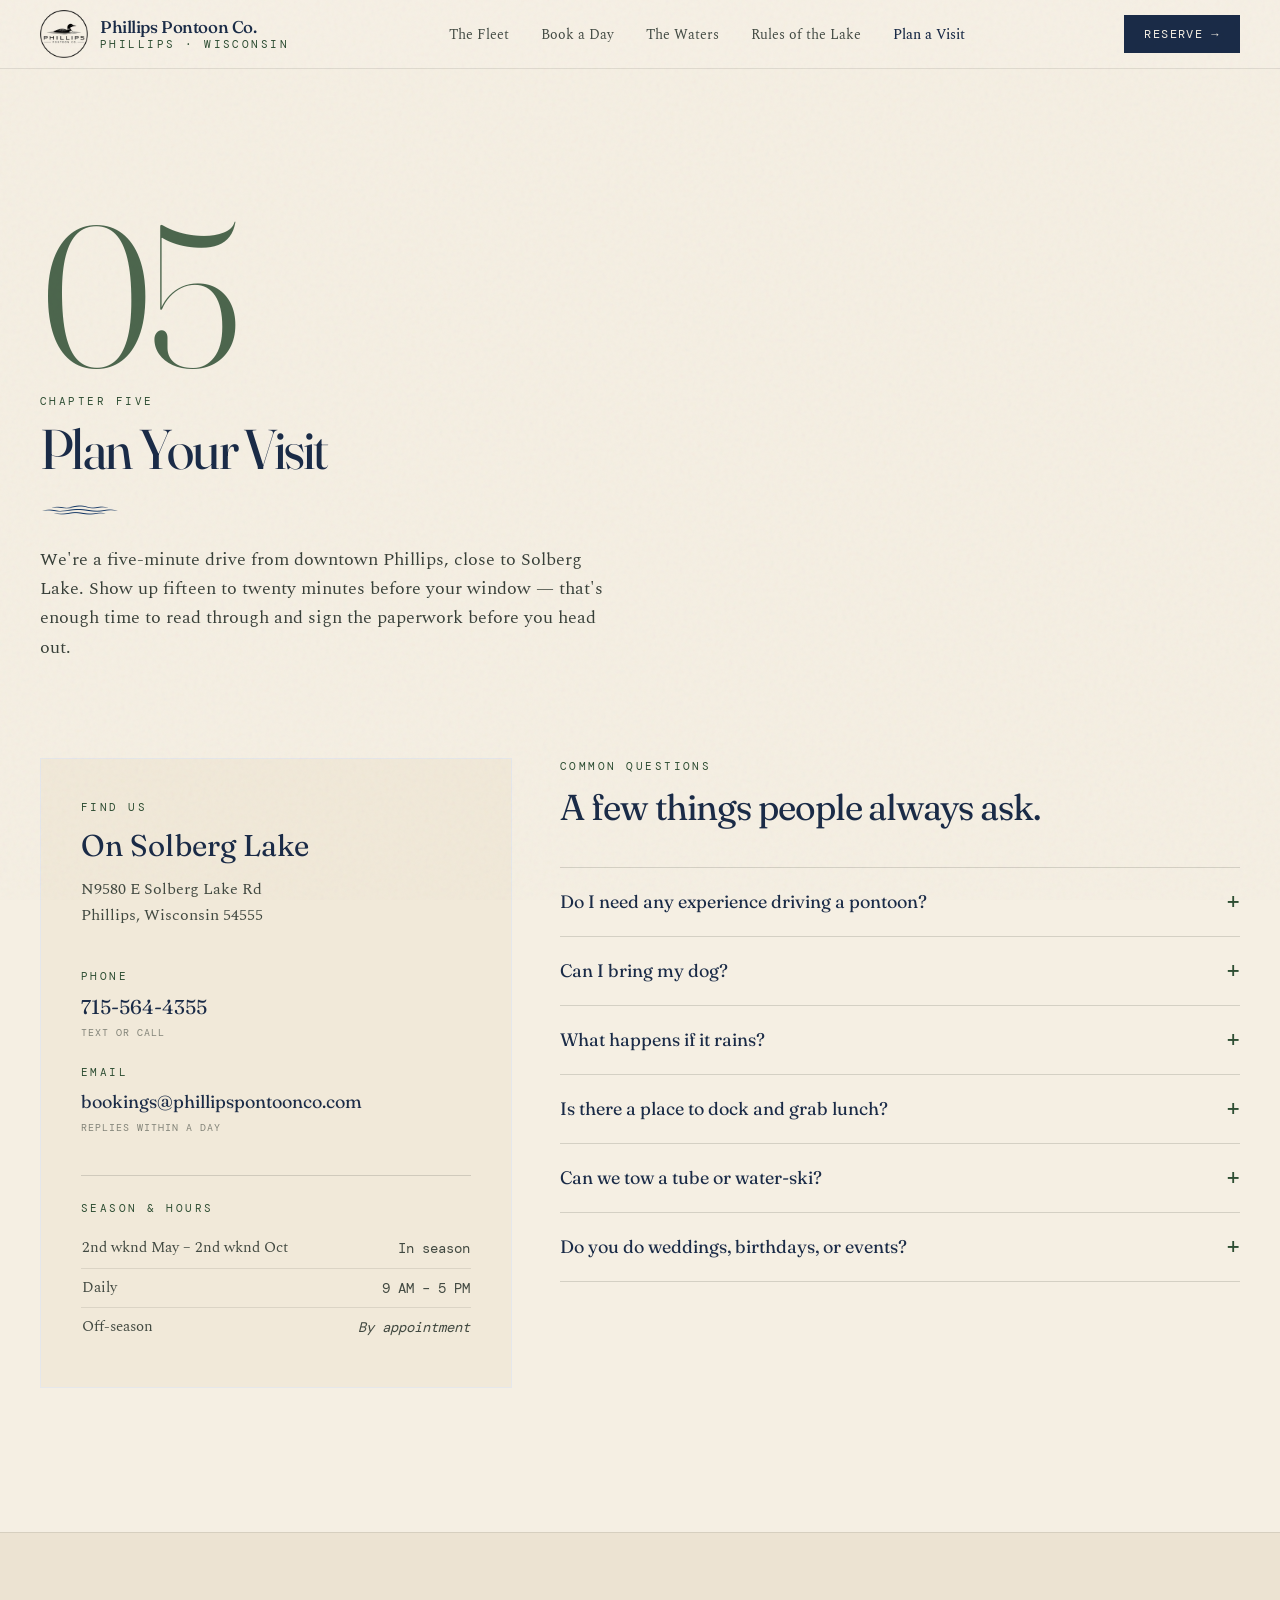
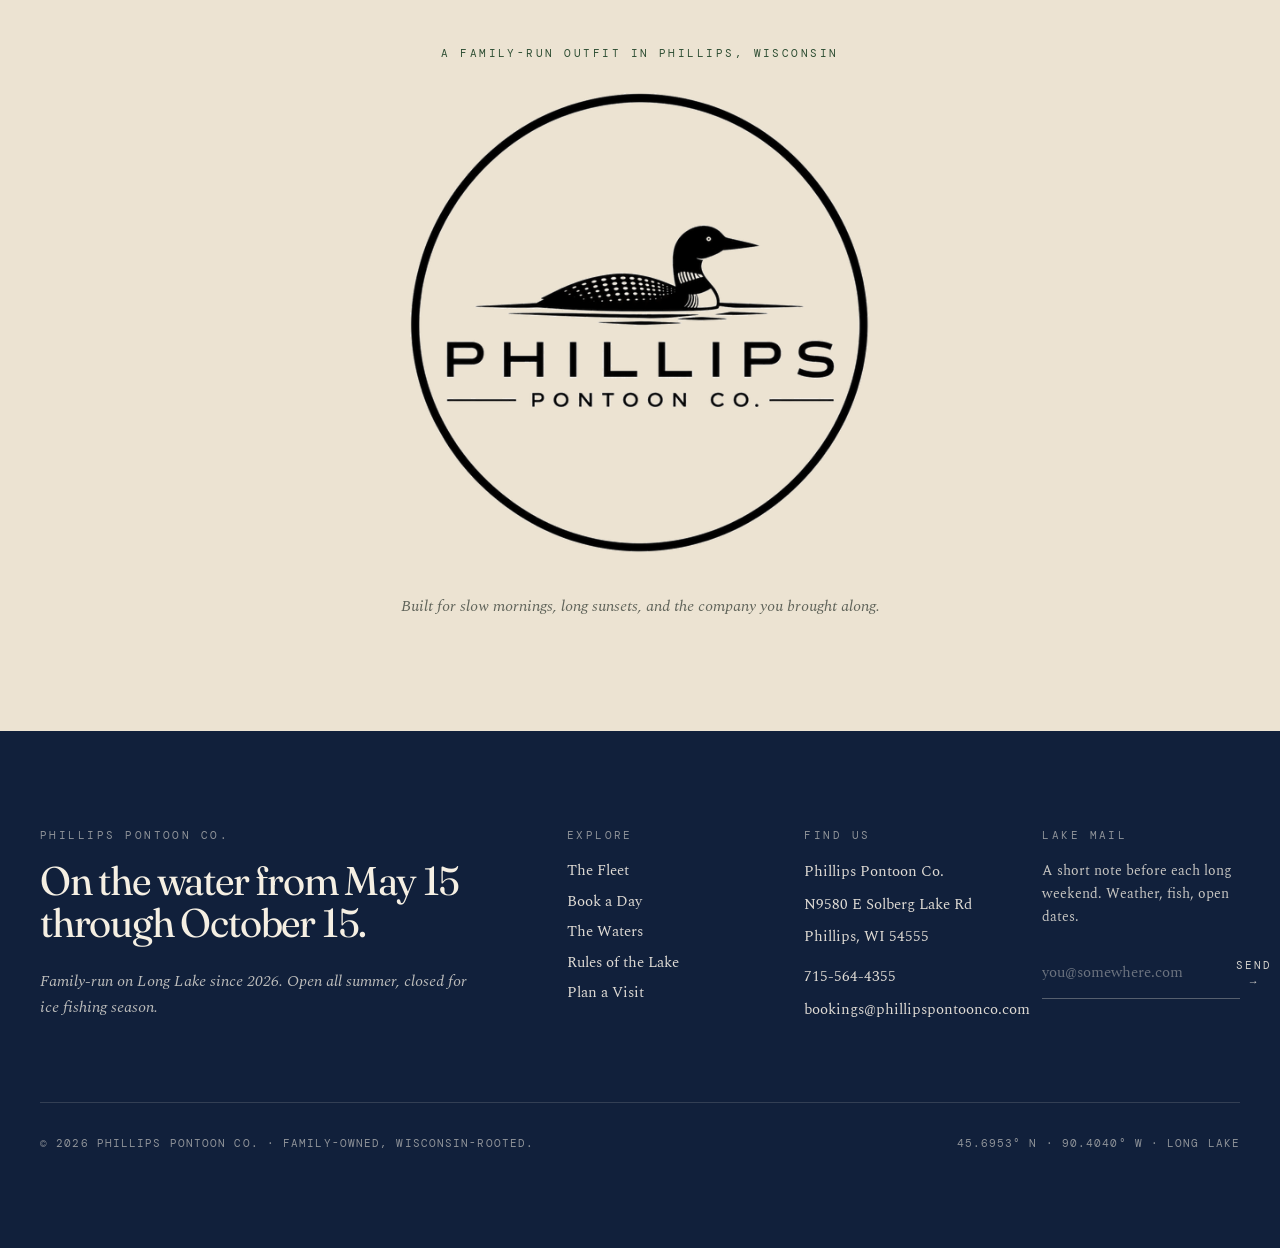
<file: visit.html>
<!DOCTYPE html>
<html lang="en">
<head>
<meta charset="UTF-8" />
<meta name="viewport" content="width=device-width, initial-scale=1.0" />
<title>Plan a Visit — Phillips Pontoon Co.</title>
<meta name="description" content="Find us, hours, season, and common questions." />
<meta name="theme-color" content="#1A2B47" />
<link rel="icon" type="image/png" href="assets/img/favicon.png" />
<link rel="apple-touch-icon" href="assets/img/favicon.png" />
<link rel="stylesheet" href="assets/site.css" />
</head>
<body class="bg-paper text-ink grain antialiased">
<header class="sticky top-0 z-40 bg-paper/85 backdrop-blur-md border-b border-ink/10">
  <nav class="max-w-[1440px] mx-auto px-6 lg:px-10 h-[68px] flex items-center justify-between gap-6">
    <a href="index.html" class="flex items-center gap-3 group">
      <img src="assets/img/logo.png" alt="Phillips Pontoon Co." class="h-12 w-12 object-contain">
      <div class="leading-none">
        <div class="font-display text-[17px] font-medium text-navy tracking-tight" style="font-variation-settings:'opsz' 24,'SOFT' 60;">Phillips Pontoon Co.</div>
        <div class="eyebrow text-pine mt-1">Phillips · Wisconsin</div>
      </div>
    </a>
    <ul class="hidden lg:flex items-center gap-8 text-[14px] font-body text-ink/80"><li><a href="fleet.html" class="hover:text-navy transition">The Fleet</a></li><li><a href="book.html" class="hover:text-navy transition">Book a Day</a></li><li><a href="waters.html" class="hover:text-navy transition">The Waters</a></li><li><a href="rules.html" class="hover:text-navy transition">Rules of the Lake</a></li><li><a href="visit.html" class="text-navy font-medium transition">Plan a Visit</a></li></ul>
    <a href="book.html" class="hidden md:inline-flex btn-primary !py-2.5 !px-5 !text-[12px]">Reserve <span aria-hidden="true">→</span></a>
    <button id="mobtoggle" class="lg:hidden text-navy" aria-label="Menu" aria-expanded="false">
      <svg viewBox="0 0 24 24" class="w-6 h-6" fill="none" stroke="currentColor" stroke-width="1.6"><path d="M3 7h18M3 12h18M3 17h18"/></svg>
    </button>
  </nav>
  <div id="mobnav" class="hidden lg:hidden border-t border-ink/10 bg-paper px-6 py-4 font-body text-[15px]"><a href="fleet.html" class="block py-2 text-ink/80">The Fleet</a><a href="book.html" class="block py-2 text-ink/80">Book a Day</a><a href="waters.html" class="block py-2 text-ink/80">The Waters</a><a href="rules.html" class="block py-2 text-ink/80">Rules of the Lake</a><a href="visit.html" class="block py-2 text-navy font-medium">Plan a Visit</a>
    <a href="book.html" class="block py-2 text-rust font-medium">Reserve a boat →</a>
  </div>
</header>
<section id="visit" class="relative py-24 lg:py-36">
  <div class="max-w-[1440px] mx-auto px-6 lg:px-10">

    <div class="grid lg:grid-cols-12 gap-10 items-end">
      <div class="lg:col-span-7">
        <div class="chapter-num text-pine/85 text-[120px] lg:text-[200px]">05</div>
        <p class="eyebrow text-pine mt-4">Chapter Five</p>
        <h2 class="font-display text-4xl lg:text-[56px] leading-[0.95] mt-3 text-navy tighter">Plan Your Visit</h2>
        <div class="wave-rule mt-7"></div>
        <p class="font-body text-lg leading-relaxed text-ink/85 max-w-xl mt-7">
          We're a five-minute drive from downtown Phillips, close to Solberg Lake. Show up fifteen to twenty minutes before your window — that's enough time to read through and sign the paperwork before you head out.
        </p>
      </div>
    </div>

    <!-- Contact + Hours -->
    <div class="mt-16 lg:mt-24 grid lg:grid-cols-12 gap-8 lg:gap-12">
      <div class="lg:col-span-5 bg-paper-warm/55 border border-ink/12 p-8 lg:p-10">
        <p class="eyebrow text-pine">Find Us</p>
        <h3 class="font-display text-3xl text-navy mt-3" style="font-variation-settings:'opsz' 36,'SOFT' 60;">On Solberg Lake</h3>
        <p class="font-body text-ink/80 mt-3 leading-relaxed">
          N9580 E Solberg Lake Rd<br>
          Phillips, Wisconsin 54555
        </p>

        <div class="mt-10 space-y-6">
          <div>
            <p class="eyebrow text-pine">Phone</p>
            <a href="tel:+17155644355" class="font-display text-xl text-navy hover:text-rust transition block mt-2" style="font-variation-settings:'opsz' 24,'SOFT' 60;">
              715-564-4355
            </a>
            <p class="font-mono text-[10px] text-ink/50 tracking-widest uppercase mt-1">Text or call</p>
          </div>
          <div>
            <p class="eyebrow text-pine">Email</p>
            <a href="mailto:bookings@phillipspontoonco.com" class="font-display text-lg break-all text-navy hover:text-rust transition block mt-2" style="font-variation-settings:'opsz' 24,'SOFT' 60;">
              bookings@phillipspontoonco.com
            </a>
            <p class="font-mono text-[10px] text-ink/50 tracking-widest uppercase mt-1">Replies within a day</p>
          </div>
        </div>

        <div class="mt-10 pt-6 border-t border-ink/15">
          <p class="eyebrow text-pine">Season & Hours</p>
          <table class="mt-3 w-full font-body text-[15px] text-ink/80">
            <tbody>
              <tr class="border-b border-ink/10"><td class="py-2">2nd wknd May – 2nd wknd Oct</td><td class="py-2 text-right font-mono text-sm">In season</td></tr>
              <tr class="border-b border-ink/10"><td class="py-2">Daily</td><td class="py-2 text-right font-mono text-sm">9 AM – 5 PM</td></tr>
              <tr><td class="py-2">Off-season</td><td class="py-2 text-right font-mono text-sm italic">By appointment</td></tr>
            </tbody>
          </table>
        </div>
      </div>

      <div class="lg:col-span-7">
        <p class="eyebrow text-pine">Common Questions</p>
        <h3 class="font-display text-3xl lg:text-4xl text-navy mt-3 tighter" style="font-variation-settings:'opsz' 36,'SOFT' 60;">A few things people always ask.</h3>

        <div class="mt-10 divide-y divide-ink/15 border-t border-b border-ink/15">
          <details class="faq py-5 group">
            <summary class="flex items-start justify-between gap-4 cursor-pointer">
              <span class="font-display text-lg text-navy" style="font-variation-settings:'opsz' 24,'SOFT' 60;">Do I need any experience driving a pontoon?</span>
              <span class="faq-plus font-mono text-2xl text-pine leading-none mt-0.5">+</span>
            </summary>
            <p class="font-body text-[15px] text-ink/75 mt-3 leading-relaxed max-w-2xl">
              Yes — we ask that you've driven a pontoon before. We'll still go over this boat's throttle, anchor, and radio when you pick up, but it isn't the place to learn from scratch. First time on a pontoon? Give us a call before you book and we'll talk it through.
            </p>
          </details>
          <details class="faq py-5 group">
            <summary class="flex items-start justify-between gap-4 cursor-pointer">
              <span class="font-display text-lg text-navy" style="font-variation-settings:'opsz' 24,'SOFT' 60;">Can I bring my dog?</span>
              <span class="faq-plus font-mono text-2xl text-pine leading-none mt-0.5">+</span>
            </summary>
            <p class="font-body text-[15px] text-ink/75 mt-3 leading-relaxed max-w-2xl">
              Yes, well-mannered dogs are welcome on the pontoon. You're responsible for any pet-related cleaning or damage, aggressive animals aren't allowed, and additional cleaning fees may apply. Give us a heads-up so we can put down an extra towel.
            </p>
          </details>
          <details class="faq py-5 group">
            <summary class="flex items-start justify-between gap-4 cursor-pointer">
              <span class="font-display text-lg text-navy" style="font-variation-settings:'opsz' 24,'SOFT' 60;">What happens if it rains?</span>
              <span class="faq-plus font-mono text-2xl text-pine leading-none mt-0.5">+</span>
            </summary>
            <p class="font-body text-[15px] text-ink/75 mt-3 leading-relaxed max-w-2xl">
              Light rain is fine, the bimini keeps you covered. For strong winds, lightning, or fog, we'll reschedule or refund, your call. We'd rather lose the rental than the boat, or you.
            </p>
          </details>
          <details class="faq py-5 group">
            <summary class="flex items-start justify-between gap-4 cursor-pointer">
              <span class="font-display text-lg text-navy" style="font-variation-settings:'opsz' 24,'SOFT' 60;">Is there a place to dock and grab lunch?</span>
              <span class="faq-plus font-mono text-2xl text-pine leading-none mt-0.5">+</span>
            </summary>
            <p class="font-body text-[15px] text-ink/75 mt-3 leading-relaxed max-w-2xl">
              A few. On Long Lake, Harbor View (east end) or Sandtrap Bar and Grill at Westwood Golf Course (west end). On Wilson, the Flyway resort (southwest end). On Solberg, Sunset Bay or the Polish Palace (both on the northeast side). Elk and Duroy don't have spots like that — they're stumpy, weedy fishing lakes, not cruising water.
            </p>
          </details>
          <details class="faq py-5 group">
            <summary class="flex items-start justify-between gap-4 cursor-pointer">
              <span class="font-display text-lg text-navy" style="font-variation-settings:'opsz' 24,'SOFT' 60;">Can we tow a tube or water-ski?</span>
              <span class="faq-plus font-mono text-2xl text-pine leading-none mt-0.5">+</span>
            </summary>
            <p class="font-body text-[15px] text-ink/75 mt-3 leading-relaxed max-w-2xl">
              Not at this time. We don't currently offer tubes, and nothing — and no one — may be towed behind the boats.
            </p>
          </details>
          <details class="faq py-5 group">
            <summary class="flex items-start justify-between gap-4 cursor-pointer">
              <span class="font-display text-lg text-navy" style="font-variation-settings:'opsz' 24,'SOFT' 60;">Do you do weddings, birthdays, or events?</span>
              <span class="faq-plus font-mono text-2xl text-pine leading-none mt-0.5">+</span>
            </summary>
            <p class="font-body text-[15px] text-ink/75 mt-3 leading-relaxed max-w-2xl">
              Yes — the pontoon seats up to 15 and makes a great spot for a celebration. Parties are welcome; our alcohol rules still apply (never the person driving). Reach out by phone, text, or email and tell us about it.
            </p>
          </details>
        </div>
      </div>
    </div>

  </div>
</section>
<section aria-label="Phillips Pontoon Co. brand lockup" class="bg-linen border-t border-ink/10">
  <div class="max-w-[1100px] mx-auto px-6 lg:px-10 py-20 lg:py-28 text-center">
    <p class="eyebrow text-pine">A family-run outfit in Phillips, Wisconsin</p>
    <div class="mt-8 flex justify-center">
      <img src="assets/img/logo.png" alt="Phillips Pontoon Co. — Pontoon Rentals, Phillips, Wisconsin" class="w-full max-w-[460px] h-auto" />
    </div>
    <p class="font-body italic text-ink/65 mt-10 max-w-xl mx-auto leading-relaxed">
      Built for slow mornings, long sunsets, and the company you brought along.
    </p>
  </div>
</section>
<footer class="relative bg-navy-deep text-paper overflow-hidden">

  <div class="max-w-[1440px] mx-auto px-6 lg:px-10 py-20 lg:py-24">

    <div class="grid lg:grid-cols-12 gap-10 lg:gap-16">

      <!-- Tagline + season note -->
      <div class="lg:col-span-5">
        <p class="eyebrow text-paper/55">Phillips Pontoon Co.</p>
        <h3 class="font-display text-3xl lg:text-[40px] leading-[1.05] mt-4 tighter" style="font-variation-settings:'opsz' 60,'SOFT' 60;">
          On the water from May&nbsp;15 through October&nbsp;15.
        </h3>
        <p class="font-body italic text-paper/75 mt-6 max-w-md leading-relaxed">
          Family-run on Long Lake since 2026. Open all summer, closed for ice fishing season.
        </p>
      </div>

      <!-- Cols -->
      <div class="lg:col-span-7 grid sm:grid-cols-3 gap-10">
        <div>
          <p class="eyebrow text-paper/55">Explore</p>
          <ul class="mt-4 space-y-2 font-body text-paper/90 text-[15px]">
            <li><a href="fleet.html"  class="hover:text-paper transition">The Fleet</a></li>
            <li><a href="book.html"   class="hover:text-paper transition">Book a Day</a></li>
            <li><a href="waters.html" class="hover:text-paper transition">The Waters</a></li>
            <li><a href="rules.html"  class="hover:text-paper transition">Rules of the Lake</a></li>
            <li><a href="visit.html"  class="hover:text-paper transition">Plan a Visit</a></li>
          </ul>
        </div>
        <div>
          <p class="eyebrow text-paper/55">Find Us</p>
          <ul class="mt-4 space-y-2 font-body text-paper/90 text-[15px] leading-relaxed">
            <li>Phillips Pontoon Co.</li>
            <li>N9580 E Solberg Lake Rd</li>
            <li>Phillips, WI 54555</li>
            <li class="pt-2"><a href="tel:+17155644355" class="hover:text-rust transition">715-564-4355</a></li>
            <li><a href="mailto:bookings@phillipspontoonco.com" class="hover:text-rust transition">bookings@phillipspontoonco.com</a></li>
          </ul>
        </div>
        <div>
          <p class="eyebrow text-paper/55">Lake Mail</p>
          <p class="font-body text-paper/80 text-[14px] mt-4 leading-relaxed">A short note before each long weekend. Weather, fish, open dates.</p>
          <form class="mt-5" onsubmit="event.preventDefault(); this.querySelector('p').style.display='block'; this.querySelector('input').value='';">
            <div class="flex border-b border-paper/30 focus-within:border-paper transition">
              <input type="email" required placeholder="you@somewhere.com" class="flex-1 bg-transparent border-0 outline-none py-2 font-body text-[15px] text-paper placeholder:text-paper/40">
              <button class="font-mono text-[11px] tracking-[0.18em] uppercase text-paper/85 hover:text-rust transition py-2">Send →</button>
            </div>
            <p class="hidden mt-3 text-[12px] font-mono text-rust/90">Got it. Welcome aboard.</p>
          </form>
        </div>
      </div>
    </div>

    <div class="mt-20 pt-8 border-t border-paper/15 flex flex-col md:flex-row gap-4 md:items-center md:justify-between text-[11px] font-mono tracking-widest uppercase text-paper/55">
      <p>© 2026 Phillips Pontoon Co. · Family-owned, Wisconsin-rooted.</p>
      <p>45.6953° N · 90.4040° W · Long Lake</p>
    </div>
  </div>
</footer>

<script>(function(){var t=document.getElementById('mobtoggle'),n=document.getElementById('mobnav');if(t&&n)t.addEventListener('click',function(){var o=n.classList.toggle('hidden');t.setAttribute('aria-expanded',String(!o));});})();</script>
</body>
</html>
</file>
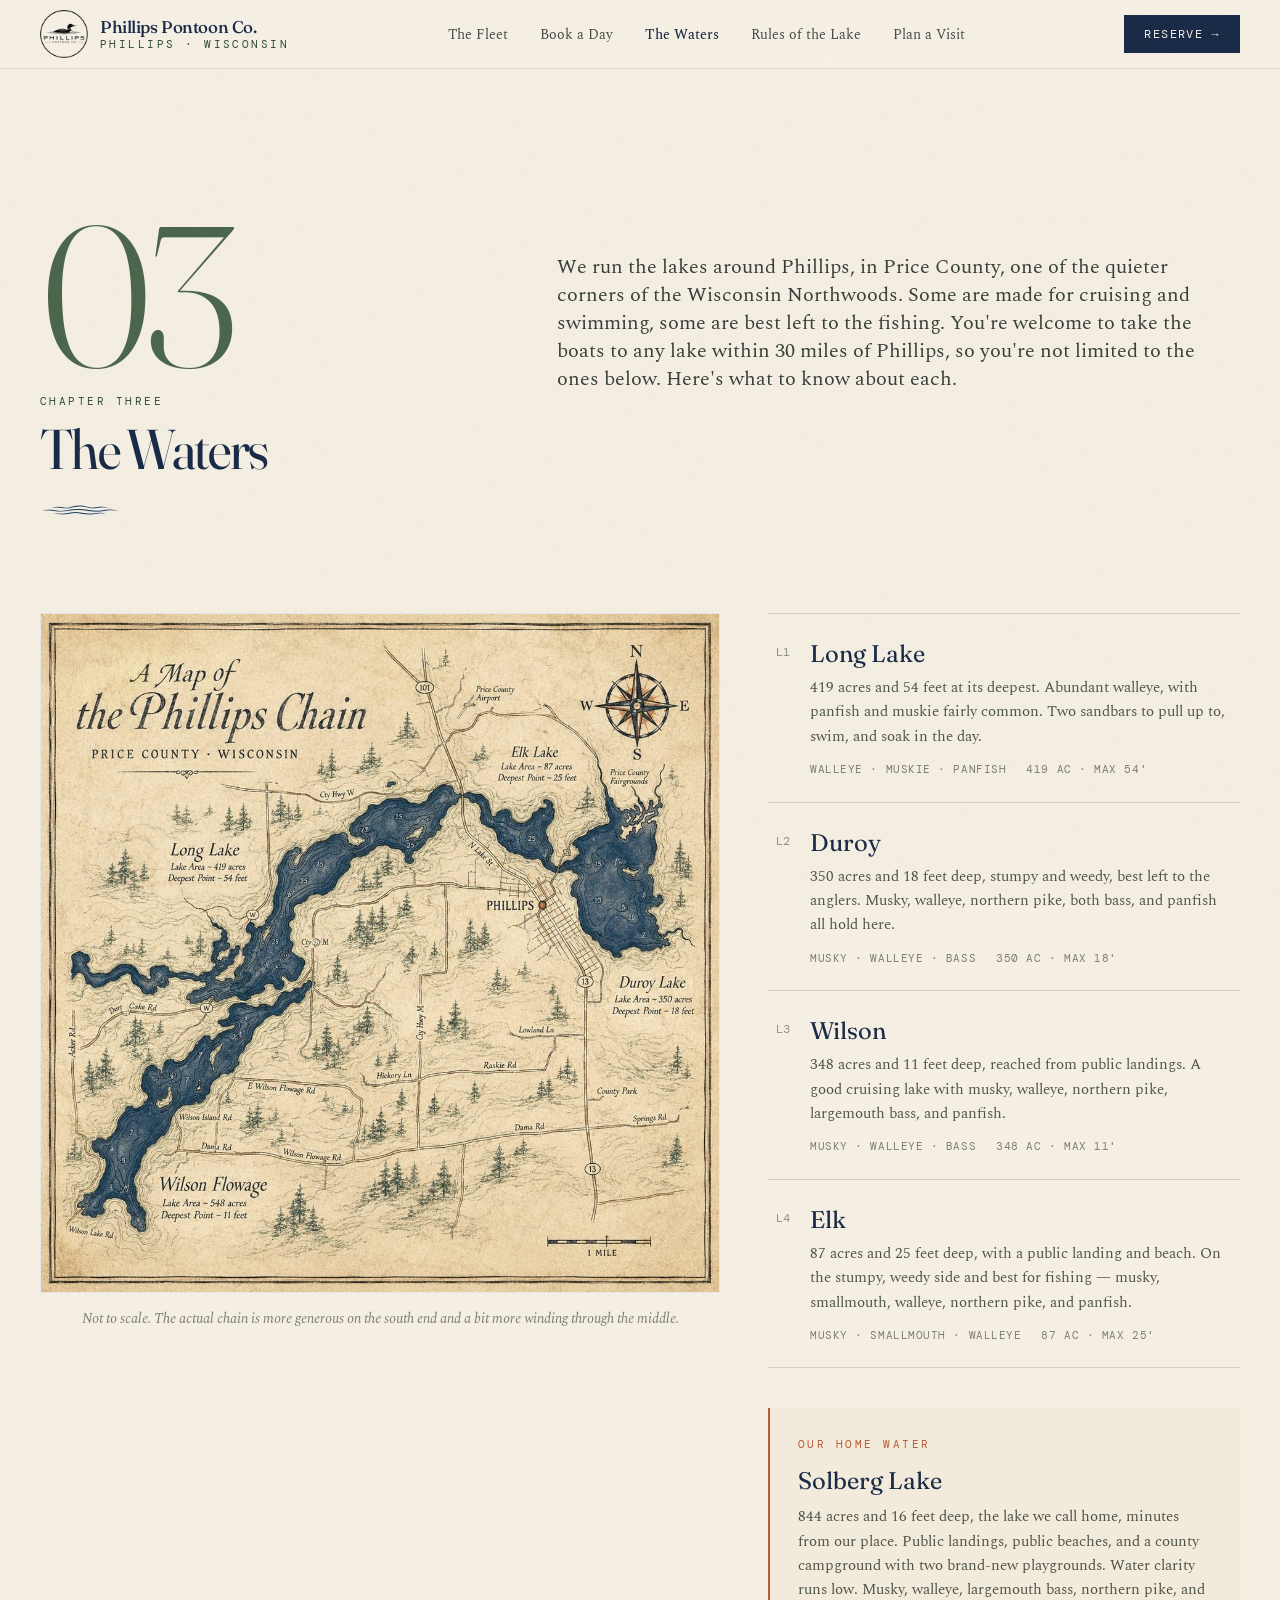
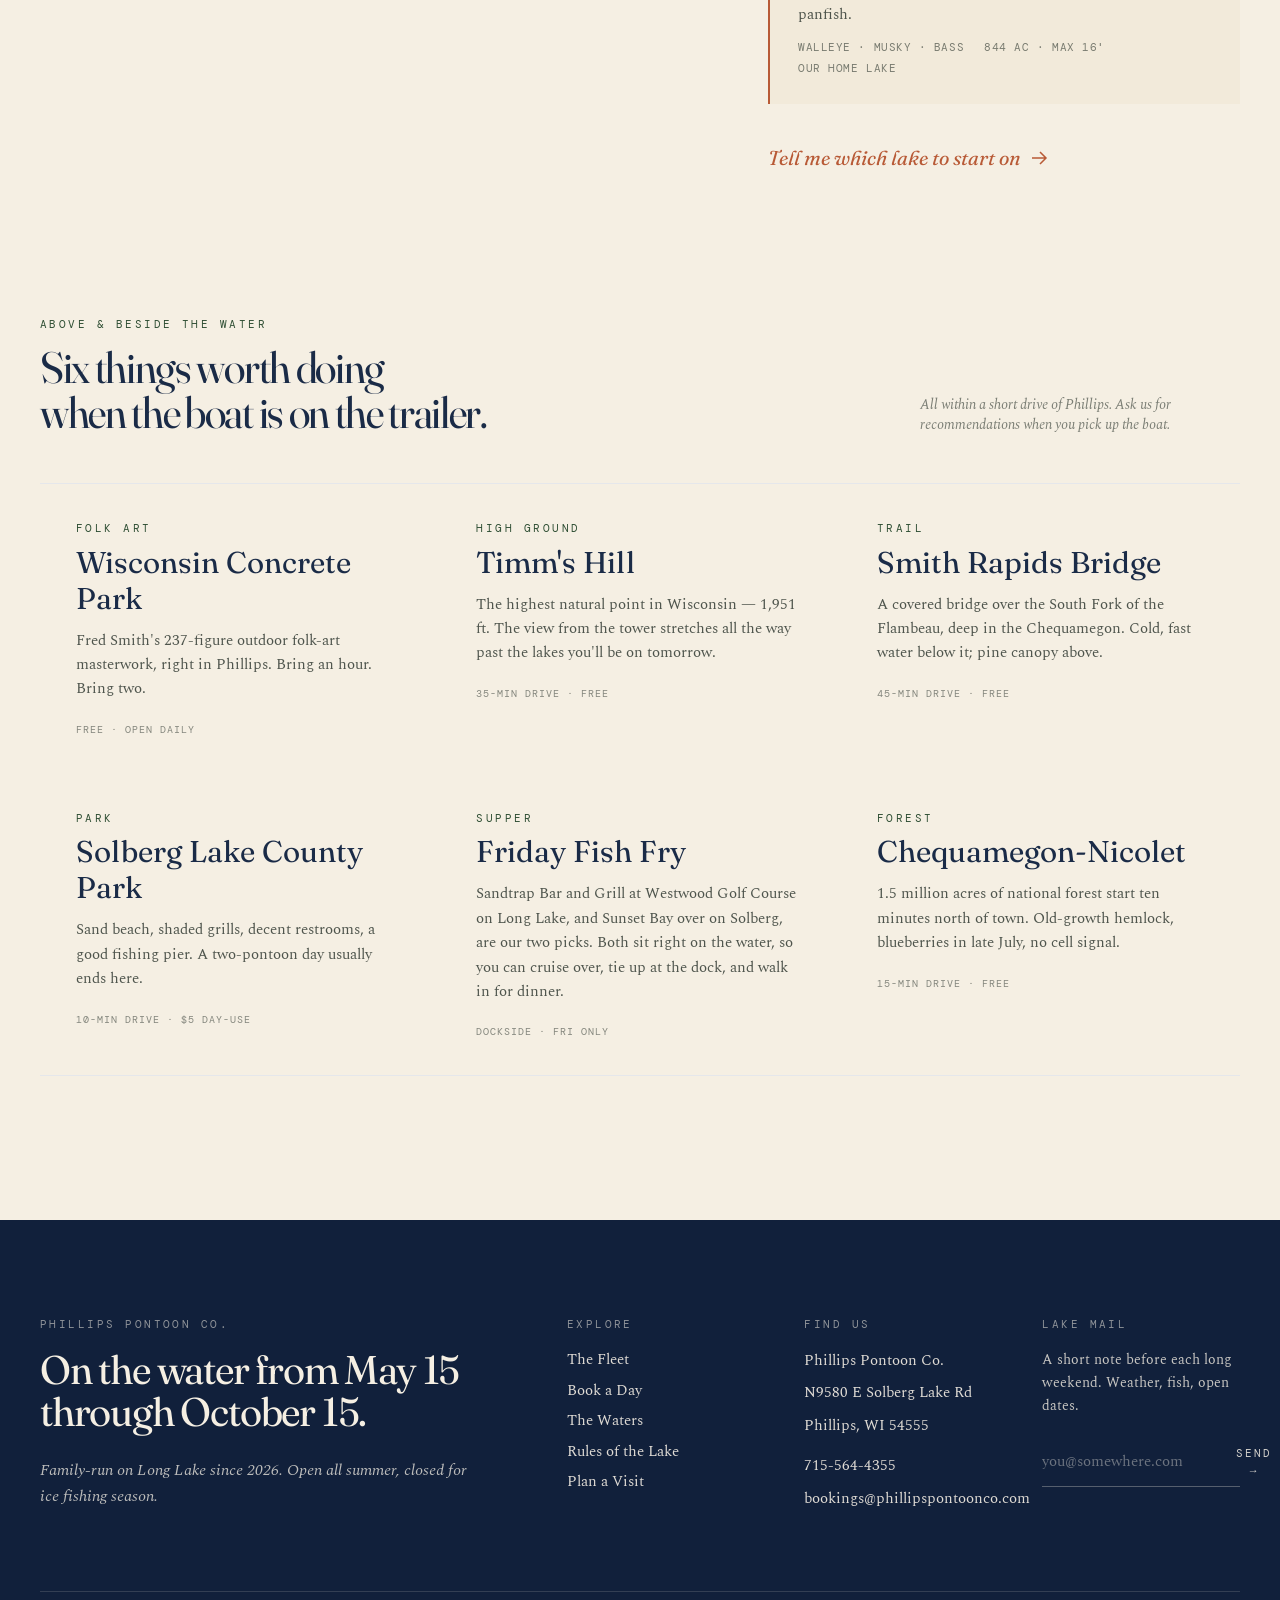
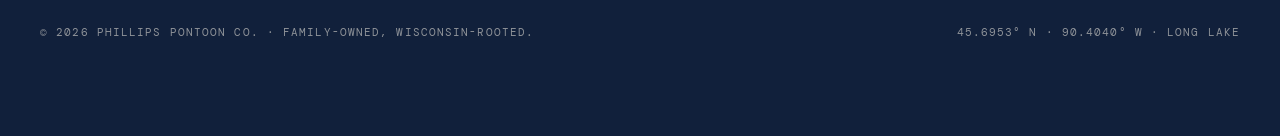
<file: waters.html>
<!DOCTYPE html>
<html lang="en">
<head>
<meta charset="UTF-8" />
<meta name="viewport" content="width=device-width, initial-scale=1.0" />
<title>The Waters — Phillips Pontoon Co.</title>
<meta name="description" content="The lakes around Phillips, Wisconsin: Long, Duroy, Wilson, Elk, Solberg." />
<meta name="theme-color" content="#1A2B47" />
<link rel="icon" type="image/png" href="assets/img/favicon.png" />
<link rel="apple-touch-icon" href="assets/img/favicon.png" />
<link rel="stylesheet" href="assets/site.css" />
</head>
<body class="bg-paper text-ink grain antialiased">
<header class="sticky top-0 z-40 bg-paper/85 backdrop-blur-md border-b border-ink/10">
  <nav class="max-w-[1440px] mx-auto px-6 lg:px-10 h-[68px] flex items-center justify-between gap-6">
    <a href="index.html" class="flex items-center gap-3 group">
      <img src="assets/img/logo.png" alt="Phillips Pontoon Co." class="h-12 w-12 object-contain">
      <div class="leading-none">
        <div class="font-display text-[17px] font-medium text-navy tracking-tight" style="font-variation-settings:'opsz' 24,'SOFT' 60;">Phillips Pontoon Co.</div>
        <div class="eyebrow text-pine mt-1">Phillips · Wisconsin</div>
      </div>
    </a>
    <ul class="hidden lg:flex items-center gap-8 text-[14px] font-body text-ink/80"><li><a href="fleet.html" class="hover:text-navy transition">The Fleet</a></li><li><a href="book.html" class="hover:text-navy transition">Book a Day</a></li><li><a href="waters.html" class="text-navy font-medium transition">The Waters</a></li><li><a href="rules.html" class="hover:text-navy transition">Rules of the Lake</a></li><li><a href="visit.html" class="hover:text-navy transition">Plan a Visit</a></li></ul>
    <a href="book.html" class="hidden md:inline-flex btn-primary !py-2.5 !px-5 !text-[12px]">Reserve <span aria-hidden="true">→</span></a>
    <button id="mobtoggle" class="lg:hidden text-navy" aria-label="Menu" aria-expanded="false">
      <svg viewBox="0 0 24 24" class="w-6 h-6" fill="none" stroke="currentColor" stroke-width="1.6"><path d="M3 7h18M3 12h18M3 17h18"/></svg>
    </button>
  </nav>
  <div id="mobnav" class="hidden lg:hidden border-t border-ink/10 bg-paper px-6 py-4 font-body text-[15px]"><a href="fleet.html" class="block py-2 text-ink/80">The Fleet</a><a href="book.html" class="block py-2 text-ink/80">Book a Day</a><a href="waters.html" class="block py-2 text-navy font-medium">The Waters</a><a href="rules.html" class="block py-2 text-ink/80">Rules of the Lake</a><a href="visit.html" class="block py-2 text-ink/80">Plan a Visit</a>
    <a href="book.html" class="block py-2 text-rust font-medium">Reserve a boat →</a>
  </div>
</header>
<section id="waters" class="relative py-24 lg:py-36">
  <div class="max-w-[1440px] mx-auto px-6 lg:px-10">

    <div class="grid lg:grid-cols-12 gap-10">
      <div class="lg:col-span-5">
        <div class="chapter-num text-pine/85 text-[120px] lg:text-[200px]">03</div>
        <p class="eyebrow text-pine mt-4">Chapter Three</p>
        <h2 class="font-display text-4xl lg:text-[56px] leading-[0.95] mt-3 text-navy tighter">The Waters</h2>
        <div class="wave-rule mt-7"></div>
      </div>
      <div class="lg:col-span-7 lg:pt-10">
        <p class="font-body text-lg lg:text-xl leading-relaxed text-ink/85 max-w-2xl">
          We run the lakes around Phillips, in Price County, one of the quieter corners of the Wisconsin Northwoods. Some are made for cruising and swimming, some are best left to the fishing. You're welcome to take the boats to any lake within 30 miles of Phillips, so you're not limited to the ones below. Here's what to know about each.
        </p>
      </div>
    </div>

    <!-- Map + lake list -->
    <div class="mt-16 lg:mt-24 grid lg:grid-cols-12 gap-8 lg:gap-12">

      <!-- MAP -->
      <div class="lg:col-span-7">
        <div class="relative aspect-square overflow-hidden border border-ink/12">
          <img src="assets/img/map.jpg" alt="A hand-illustrated map of the Phillips Chain of Lakes in Price County, Wisconsin." class="w-full h-full object-cover" />
        </div>
        <p class="text-center font-body italic text-sm text-ink/55 mt-4">
          Not to scale. The actual chain is more generous on the south end and a bit more winding through the middle.
        </p>
      </div>

      <!-- LAKE LIST -->
      <div class="lg:col-span-5">
        <div class="border-t border-ink/15">
          <article class="lake-row p-6 lg:px-2 border-b border-ink/15 grid grid-cols-[auto_1fr] gap-5">
            <span class="font-mono text-xs text-ink/45 mt-1.5">L1</span>
            <div>
              <h4 class="font-display text-2xl text-navy" style="font-variation-settings:'opsz' 36,'SOFT' 60;">Long Lake</h4>
              <p class="font-body text-[15px] text-ink/75 mt-1.5 leading-relaxed">419 acres and 54 feet at its deepest. Abundant walleye, with panfish and muskie fairly common. Two sandbars to pull up to, swim, and soak in the day.</p>
              <div class="flex flex-wrap gap-x-5 gap-y-1 mt-3 text-[11px] font-mono text-ink/55 uppercase tracking-wider">
                <span>Walleye · Muskie · Panfish</span>
                <span>419 ac · Max 54'</span>
              </div>
            </div>
          </article>
          <article class="lake-row p-6 lg:px-2 border-b border-ink/15 grid grid-cols-[auto_1fr] gap-5">
            <span class="font-mono text-xs text-ink/45 mt-1.5">L2</span>
            <div>
              <h4 class="font-display text-2xl text-navy" style="font-variation-settings:'opsz' 36,'SOFT' 60;">Duroy</h4>
              <p class="font-body text-[15px] text-ink/75 mt-1.5 leading-relaxed">350 acres and 18 feet deep, stumpy and weedy, best left to the anglers. Musky, walleye, northern pike, both bass, and panfish all hold here.</p>
              <div class="flex flex-wrap gap-x-5 gap-y-1 mt-3 text-[11px] font-mono text-ink/55 uppercase tracking-wider">
                <span>Musky · Walleye · Bass</span>
                <span>350 ac · Max 18'</span>
              </div>
            </div>
          </article>
          <article class="lake-row p-6 lg:px-2 border-b border-ink/15 grid grid-cols-[auto_1fr] gap-5">
            <span class="font-mono text-xs text-ink/45 mt-1.5">L3</span>
            <div>
              <h4 class="font-display text-2xl text-navy" style="font-variation-settings:'opsz' 36,'SOFT' 60;">Wilson</h4>
              <p class="font-body text-[15px] text-ink/75 mt-1.5 leading-relaxed">348 acres and 11 feet deep, reached from public landings. A good cruising lake with musky, walleye, northern pike, largemouth bass, and panfish.</p>
              <div class="flex flex-wrap gap-x-5 gap-y-1 mt-3 text-[11px] font-mono text-ink/55 uppercase tracking-wider">
                <span>Musky · Walleye · Bass</span>
                <span>348 ac · Max 11'</span>
              </div>
            </div>
          </article>
          <article class="lake-row p-6 lg:px-2 border-b border-ink/15 grid grid-cols-[auto_1fr] gap-5">
            <span class="font-mono text-xs text-ink/45 mt-1.5">L4</span>
            <div>
              <h4 class="font-display text-2xl text-navy" style="font-variation-settings:'opsz' 36,'SOFT' 60;">Elk</h4>
              <p class="font-body text-[15px] text-ink/75 mt-1.5 leading-relaxed">87 acres and 25 feet deep, with a public landing and beach. On the stumpy, weedy side and best for fishing — musky, smallmouth, walleye, northern pike, and panfish.</p>
              <div class="flex flex-wrap gap-x-5 gap-y-1 mt-3 text-[11px] font-mono text-ink/55 uppercase tracking-wider">
                <span>Musky · Smallmouth · Walleye</span>
                <span>87 ac · Max 25'</span>
              </div>
            </div>
          </article>
        </div>

        <!-- Off-chain callout: Solberg -->
        <div class="mt-10 p-6 lg:p-7 bg-paper-warm/50 border-l-2 border-rust">
          <p class="eyebrow text-rust">Our home water</p>
          <h4 class="font-display text-2xl text-navy mt-3" style="font-variation-settings:'opsz' 36,'SOFT' 60;">Solberg Lake</h4>
          <p class="font-body text-[15px] text-ink/75 mt-2 leading-relaxed">844 acres and 16 feet deep, the lake we call home, minutes from our place. Public landings, public beaches, and a county campground with two brand-new playgrounds. Water clarity runs low. Musky, walleye, largemouth bass, northern pike, and panfish.</p>
          <div class="flex flex-wrap gap-x-5 gap-y-1 mt-3 text-[11px] font-mono text-ink/55 uppercase tracking-wider">
            <span>Walleye · Musky · Bass</span>
            <span>844 ac · Max 16'</span>
            <span>Our home lake</span>
          </div>
        </div>

        <a href="book.html" class="inline-flex items-center gap-2 mt-10 font-display italic text-xl text-rust hover:text-rust-deep transition" style="font-variation-settings:'opsz' 36,'SOFT' 100,'WONK' 1;">
          Tell me which lake to start on
          <svg class="w-5 h-5" viewBox="0 0 20 20" fill="none" stroke="currentColor" stroke-width="1.5"><path d="M3 10h14M11 4l6 6-6 6"/></svg>
        </a>
      </div>
    </div>

    <!-- Things to do -->
    <div class="mt-24 lg:mt-36">
      <div class="flex flex-wrap items-end justify-between gap-6">
        <div class="max-w-xl">
          <p class="eyebrow text-pine">Above & Beside the Water</p>
          <h3 class="font-display text-3xl lg:text-[44px] leading-[1.02] mt-3 text-navy tighter">Six things worth doing<br>when the boat is on the trailer.</h3>
        </div>
        <p class="font-body italic text-ink/55 text-sm max-w-xs">
          All within a short drive of Phillips. Ask us for recommendations when you pick up the boat.
        </p>
      </div>

      <div class="mt-12 grid sm:grid-cols-2 lg:grid-cols-3 gap-px bg-ink/12 border-y border-ink/12">
        <article class="bg-paper p-7 lg:p-9">
          <p class="eyebrow text-pine">Folk Art</p>
          <h4 class="font-display text-2xl lg:text-3xl mt-2 text-navy" style="font-variation-settings:'opsz' 36,'SOFT' 60;">Wisconsin Concrete Park</h4>
          <p class="font-body text-[15px] text-ink/75 mt-3 leading-relaxed">Fred Smith's 237-figure outdoor folk-art masterwork, right in Phillips. Bring an hour. Bring two.</p>
          <p class="font-mono text-[10px] text-ink/50 uppercase tracking-widest mt-5">Free · Open daily</p>
        </article>
        <article class="bg-paper p-7 lg:p-9">
          <p class="eyebrow text-pine">High Ground</p>
          <h4 class="font-display text-2xl lg:text-3xl mt-2 text-navy" style="font-variation-settings:'opsz' 36,'SOFT' 60;">Timm's Hill</h4>
          <p class="font-body text-[15px] text-ink/75 mt-3 leading-relaxed">The highest natural point in Wisconsin — 1,951 ft. The view from the tower stretches all the way past the lakes you'll be on tomorrow.</p>
          <p class="font-mono text-[10px] text-ink/50 uppercase tracking-widest mt-5">35-min drive · Free</p>
        </article>
        <article class="bg-paper p-7 lg:p-9">
          <p class="eyebrow text-pine">Trail</p>
          <h4 class="font-display text-2xl lg:text-3xl mt-2 text-navy" style="font-variation-settings:'opsz' 36,'SOFT' 60;">Smith Rapids Bridge</h4>
          <p class="font-body text-[15px] text-ink/75 mt-3 leading-relaxed">A covered bridge over the South Fork of the Flambeau, deep in the Chequamegon. Cold, fast water below it; pine canopy above.</p>
          <p class="font-mono text-[10px] text-ink/50 uppercase tracking-widest mt-5">45-min drive · Free</p>
        </article>
        <article class="bg-paper p-7 lg:p-9">
          <p class="eyebrow text-pine">Park</p>
          <h4 class="font-display text-2xl lg:text-3xl mt-2 text-navy" style="font-variation-settings:'opsz' 36,'SOFT' 60;">Solberg Lake County Park</h4>
          <p class="font-body text-[15px] text-ink/75 mt-3 leading-relaxed">Sand beach, shaded grills, decent restrooms, a good fishing pier. A two-pontoon day usually ends here.</p>
          <p class="font-mono text-[10px] text-ink/50 uppercase tracking-widest mt-5">10-min drive · $5 day-use</p>
        </article>
        <article class="bg-paper p-7 lg:p-9">
          <p class="eyebrow text-pine">Supper</p>
          <h4 class="font-display text-2xl lg:text-3xl mt-2 text-navy" style="font-variation-settings:'opsz' 36,'SOFT' 60;">Friday Fish Fry</h4>
          <p class="font-body text-[15px] text-ink/75 mt-3 leading-relaxed">Sandtrap Bar and Grill at Westwood Golf Course on Long Lake, and Sunset Bay over on Solberg, are our two picks. Both sit right on the water, so you can cruise over, tie up at the dock, and walk in for dinner.</p>
          <p class="font-mono text-[10px] text-ink/50 uppercase tracking-widest mt-5">Dockside · Fri only</p>
        </article>
        <article class="bg-paper p-7 lg:p-9">
          <p class="eyebrow text-pine">Forest</p>
          <h4 class="font-display text-2xl lg:text-3xl mt-2 text-navy" style="font-variation-settings:'opsz' 36,'SOFT' 60;">Chequamegon-Nicolet</h4>
          <p class="font-body text-[15px] text-ink/75 mt-3 leading-relaxed">1.5 million acres of national forest start ten minutes north of town. Old-growth hemlock, blueberries in late July, no cell signal.</p>
          <p class="font-mono text-[10px] text-ink/50 uppercase tracking-widest mt-5">15-min drive · Free</p>
        </article>
      </div>
    </div>
  </div>
</section>
<footer class="relative bg-navy-deep text-paper overflow-hidden">

  <div class="max-w-[1440px] mx-auto px-6 lg:px-10 py-20 lg:py-24">

    <div class="grid lg:grid-cols-12 gap-10 lg:gap-16">

      <!-- Tagline + season note -->
      <div class="lg:col-span-5">
        <p class="eyebrow text-paper/55">Phillips Pontoon Co.</p>
        <h3 class="font-display text-3xl lg:text-[40px] leading-[1.05] mt-4 tighter" style="font-variation-settings:'opsz' 60,'SOFT' 60;">
          On the water from May&nbsp;15 through October&nbsp;15.
        </h3>
        <p class="font-body italic text-paper/75 mt-6 max-w-md leading-relaxed">
          Family-run on Long Lake since 2026. Open all summer, closed for ice fishing season.
        </p>
      </div>

      <!-- Cols -->
      <div class="lg:col-span-7 grid sm:grid-cols-3 gap-10">
        <div>
          <p class="eyebrow text-paper/55">Explore</p>
          <ul class="mt-4 space-y-2 font-body text-paper/90 text-[15px]">
            <li><a href="fleet.html"  class="hover:text-paper transition">The Fleet</a></li>
            <li><a href="book.html"   class="hover:text-paper transition">Book a Day</a></li>
            <li><a href="waters.html" class="hover:text-paper transition">The Waters</a></li>
            <li><a href="rules.html"  class="hover:text-paper transition">Rules of the Lake</a></li>
            <li><a href="visit.html"  class="hover:text-paper transition">Plan a Visit</a></li>
          </ul>
        </div>
        <div>
          <p class="eyebrow text-paper/55">Find Us</p>
          <ul class="mt-4 space-y-2 font-body text-paper/90 text-[15px] leading-relaxed">
            <li>Phillips Pontoon Co.</li>
            <li>N9580 E Solberg Lake Rd</li>
            <li>Phillips, WI 54555</li>
            <li class="pt-2"><a href="tel:+17155644355" class="hover:text-rust transition">715-564-4355</a></li>
            <li><a href="mailto:bookings@phillipspontoonco.com" class="hover:text-rust transition">bookings@phillipspontoonco.com</a></li>
          </ul>
        </div>
        <div>
          <p class="eyebrow text-paper/55">Lake Mail</p>
          <p class="font-body text-paper/80 text-[14px] mt-4 leading-relaxed">A short note before each long weekend. Weather, fish, open dates.</p>
          <form class="mt-5" onsubmit="event.preventDefault(); this.querySelector('p').style.display='block'; this.querySelector('input').value='';">
            <div class="flex border-b border-paper/30 focus-within:border-paper transition">
              <input type="email" required placeholder="you@somewhere.com" class="flex-1 bg-transparent border-0 outline-none py-2 font-body text-[15px] text-paper placeholder:text-paper/40">
              <button class="font-mono text-[11px] tracking-[0.18em] uppercase text-paper/85 hover:text-rust transition py-2">Send →</button>
            </div>
            <p class="hidden mt-3 text-[12px] font-mono text-rust/90">Got it. Welcome aboard.</p>
          </form>
        </div>
      </div>
    </div>

    <div class="mt-20 pt-8 border-t border-paper/15 flex flex-col md:flex-row gap-4 md:items-center md:justify-between text-[11px] font-mono tracking-widest uppercase text-paper/55">
      <p>© 2026 Phillips Pontoon Co. · Family-owned, Wisconsin-rooted.</p>
      <p>45.6953° N · 90.4040° W · Long Lake</p>
    </div>
  </div>
</footer>

<script>(function(){var t=document.getElementById('mobtoggle'),n=document.getElementById('mobnav');if(t&&n)t.addEventListener('click',function(){var o=n.classList.toggle('hidden');t.setAttribute('aria-expanded',String(!o));});})();</script>
</body>
</html>
</file>
<file: assets/site.css>
/* latin-ext */
@font-face {
  font-family: 'DM Mono';
  font-style: normal;
  font-weight: 400;
  font-display: swap;
  src: url("/assets/fonts/dm-mono-normal-400-latin-ext-a52e19ebe039.woff2") format('woff2');
  unicode-range: U+0100-02BA, U+02BD-02C5, U+02C7-02CC, U+02CE-02D7, U+02DD-02FF, U+0304, U+0308, U+0329, U+1D00-1DBF, U+1E00-1E9F, U+1EF2-1EFF, U+2020, U+20A0-20AB, U+20AD-20C0, U+2113, U+2C60-2C7F, U+A720-A7FF;
}
/* latin */
@font-face {
  font-family: 'DM Mono';
  font-style: normal;
  font-weight: 400;
  font-display: swap;
  src: url("/assets/fonts/dm-mono-normal-400-latin-e1896b13b2b1.woff2") format('woff2');
  unicode-range: U+0000-00FF, U+0131, U+0152-0153, U+02BB-02BC, U+02C6, U+02DA, U+02DC, U+0304, U+0308, U+0329, U+2000-206F, U+20AC, U+2122, U+2191, U+2193, U+2212, U+2215, U+FEFF, U+FFFD;
}
/* latin-ext */
@font-face {
  font-family: 'DM Mono';
  font-style: normal;
  font-weight: 500;
  font-display: swap;
  src: url("/assets/fonts/dm-mono-normal-500-latin-ext-8711f938c3f0.woff2") format('woff2');
  unicode-range: U+0100-02BA, U+02BD-02C5, U+02C7-02CC, U+02CE-02D7, U+02DD-02FF, U+0304, U+0308, U+0329, U+1D00-1DBF, U+1E00-1E9F, U+1EF2-1EFF, U+2020, U+20A0-20AB, U+20AD-20C0, U+2113, U+2C60-2C7F, U+A720-A7FF;
}
/* latin */
@font-face {
  font-family: 'DM Mono';
  font-style: normal;
  font-weight: 500;
  font-display: swap;
  src: url("/assets/fonts/dm-mono-normal-500-latin-9964608a8493.woff2") format('woff2');
  unicode-range: U+0000-00FF, U+0131, U+0152-0153, U+02BB-02BC, U+02C6, U+02DA, U+02DC, U+0304, U+0308, U+0329, U+2000-206F, U+20AC, U+2122, U+2191, U+2193, U+2212, U+2215, U+FEFF, U+FFFD;
}
/* latin-ext */
@font-face {
  font-family: 'Fraunces';
  font-style: italic;
  font-weight: 400 700;
  font-display: swap;
  src: url("/assets/fonts/fraunces-italic-400-700-latin-ext-4983926d3a16.woff2") format('woff2');
  unicode-range: U+0100-02BA, U+02BD-02C5, U+02C7-02CC, U+02CE-02D7, U+02DD-02FF, U+0304, U+0308, U+0329, U+1D00-1DBF, U+1E00-1E9F, U+1EF2-1EFF, U+2020, U+20A0-20AB, U+20AD-20C0, U+2113, U+2C60-2C7F, U+A720-A7FF;
}
/* latin */
@font-face {
  font-family: 'Fraunces';
  font-style: italic;
  font-weight: 400 700;
  font-display: swap;
  src: url("/assets/fonts/fraunces-italic-400-700-latin-066710ce7ed2.woff2") format('woff2');
  unicode-range: U+0000-00FF, U+0131, U+0152-0153, U+02BB-02BC, U+02C6, U+02DA, U+02DC, U+0304, U+0308, U+0329, U+2000-206F, U+20AC, U+2122, U+2191, U+2193, U+2212, U+2215, U+FEFF, U+FFFD;
}
/* latin-ext */
@font-face {
  font-family: 'Fraunces';
  font-style: normal;
  font-weight: 300 900;
  font-display: swap;
  src: url("/assets/fonts/fraunces-normal-300-900-latin-ext-a2930b27d13a.woff2") format('woff2');
  unicode-range: U+0100-02BA, U+02BD-02C5, U+02C7-02CC, U+02CE-02D7, U+02DD-02FF, U+0304, U+0308, U+0329, U+1D00-1DBF, U+1E00-1E9F, U+1EF2-1EFF, U+2020, U+20A0-20AB, U+20AD-20C0, U+2113, U+2C60-2C7F, U+A720-A7FF;
}
/* latin */
@font-face {
  font-family: 'Fraunces';
  font-style: normal;
  font-weight: 300 900;
  font-display: swap;
  src: url("/assets/fonts/fraunces-normal-300-900-latin-7234ed860a9c.woff2") format('woff2');
  unicode-range: U+0000-00FF, U+0131, U+0152-0153, U+02BB-02BC, U+02C6, U+02DA, U+02DC, U+0304, U+0308, U+0329, U+2000-206F, U+20AC, U+2122, U+2191, U+2193, U+2212, U+2215, U+FEFF, U+FFFD;
}
/* latin-ext */
@font-face {
  font-family: 'Spectral';
  font-style: italic;
  font-weight: 300;
  font-display: swap;
  src: url("/assets/fonts/spectral-italic-300-latin-ext-594e939d7fa9.woff2") format('woff2');
  unicode-range: U+0100-02BA, U+02BD-02C5, U+02C7-02CC, U+02CE-02D7, U+02DD-02FF, U+0304, U+0308, U+0329, U+1D00-1DBF, U+1E00-1E9F, U+1EF2-1EFF, U+2020, U+20A0-20AB, U+20AD-20C0, U+2113, U+2C60-2C7F, U+A720-A7FF;
}
/* latin */
@font-face {
  font-family: 'Spectral';
  font-style: italic;
  font-weight: 300;
  font-display: swap;
  src: url("/assets/fonts/spectral-italic-300-latin-b1dc3c4e4beb.woff2") format('woff2');
  unicode-range: U+0000-00FF, U+0131, U+0152-0153, U+02BB-02BC, U+02C6, U+02DA, U+02DC, U+0304, U+0308, U+0329, U+2000-206F, U+20AC, U+2122, U+2191, U+2193, U+2212, U+2215, U+FEFF, U+FFFD;
}
/* latin-ext */
@font-face {
  font-family: 'Spectral';
  font-style: italic;
  font-weight: 400;
  font-display: swap;
  src: url("/assets/fonts/spectral-italic-400-latin-ext-f554218b51a0.woff2") format('woff2');
  unicode-range: U+0100-02BA, U+02BD-02C5, U+02C7-02CC, U+02CE-02D7, U+02DD-02FF, U+0304, U+0308, U+0329, U+1D00-1DBF, U+1E00-1E9F, U+1EF2-1EFF, U+2020, U+20A0-20AB, U+20AD-20C0, U+2113, U+2C60-2C7F, U+A720-A7FF;
}
/* latin */
@font-face {
  font-family: 'Spectral';
  font-style: italic;
  font-weight: 400;
  font-display: swap;
  src: url("/assets/fonts/spectral-italic-400-latin-db397149a9f7.woff2") format('woff2');
  unicode-range: U+0000-00FF, U+0131, U+0152-0153, U+02BB-02BC, U+02C6, U+02DA, U+02DC, U+0304, U+0308, U+0329, U+2000-206F, U+20AC, U+2122, U+2191, U+2193, U+2212, U+2215, U+FEFF, U+FFFD;
}
/* latin-ext */
@font-face {
  font-family: 'Spectral';
  font-style: normal;
  font-weight: 300;
  font-display: swap;
  src: url("/assets/fonts/spectral-normal-300-latin-ext-1760bea6409f.woff2") format('woff2');
  unicode-range: U+0100-02BA, U+02BD-02C5, U+02C7-02CC, U+02CE-02D7, U+02DD-02FF, U+0304, U+0308, U+0329, U+1D00-1DBF, U+1E00-1E9F, U+1EF2-1EFF, U+2020, U+20A0-20AB, U+20AD-20C0, U+2113, U+2C60-2C7F, U+A720-A7FF;
}
/* latin */
@font-face {
  font-family: 'Spectral';
  font-style: normal;
  font-weight: 300;
  font-display: swap;
  src: url("/assets/fonts/spectral-normal-300-latin-3ff652c63672.woff2") format('woff2');
  unicode-range: U+0000-00FF, U+0131, U+0152-0153, U+02BB-02BC, U+02C6, U+02DA, U+02DC, U+0304, U+0308, U+0329, U+2000-206F, U+20AC, U+2122, U+2191, U+2193, U+2212, U+2215, U+FEFF, U+FFFD;
}
/* latin-ext */
@font-face {
  font-family: 'Spectral';
  font-style: normal;
  font-weight: 400;
  font-display: swap;
  src: url("/assets/fonts/spectral-normal-400-latin-ext-fc4b2566ccd9.woff2") format('woff2');
  unicode-range: U+0100-02BA, U+02BD-02C5, U+02C7-02CC, U+02CE-02D7, U+02DD-02FF, U+0304, U+0308, U+0329, U+1D00-1DBF, U+1E00-1E9F, U+1EF2-1EFF, U+2020, U+20A0-20AB, U+20AD-20C0, U+2113, U+2C60-2C7F, U+A720-A7FF;
}
/* latin */
@font-face {
  font-family: 'Spectral';
  font-style: normal;
  font-weight: 400;
  font-display: swap;
  src: url("/assets/fonts/spectral-normal-400-latin-cf8daee3b83c.woff2") format('woff2');
  unicode-range: U+0000-00FF, U+0131, U+0152-0153, U+02BB-02BC, U+02C6, U+02DA, U+02DC, U+0304, U+0308, U+0329, U+2000-206F, U+20AC, U+2122, U+2191, U+2193, U+2212, U+2215, U+FEFF, U+FFFD;
}
/* latin-ext */
@font-face {
  font-family: 'Spectral';
  font-style: normal;
  font-weight: 500;
  font-display: swap;
  src: url("/assets/fonts/spectral-normal-500-latin-ext-747fb031bc07.woff2") format('woff2');
  unicode-range: U+0100-02BA, U+02BD-02C5, U+02C7-02CC, U+02CE-02D7, U+02DD-02FF, U+0304, U+0308, U+0329, U+1D00-1DBF, U+1E00-1E9F, U+1EF2-1EFF, U+2020, U+20A0-20AB, U+20AD-20C0, U+2113, U+2C60-2C7F, U+A720-A7FF;
}
/* latin */
@font-face {
  font-family: 'Spectral';
  font-style: normal;
  font-weight: 500;
  font-display: swap;
  src: url("/assets/fonts/spectral-normal-500-latin-2b70215ed40f.woff2") format('woff2');
  unicode-range: U+0000-00FF, U+0131, U+0152-0153, U+02BB-02BC, U+02C6, U+02DA, U+02DC, U+0304, U+0308, U+0329, U+2000-206F, U+20AC, U+2122, U+2191, U+2193, U+2212, U+2215, U+FEFF, U+FFFD;
}
/* latin-ext */
@font-face {
  font-family: 'Spectral';
  font-style: normal;
  font-weight: 600;
  font-display: swap;
  src: url("/assets/fonts/spectral-normal-600-latin-ext-dea6bd9ca650.woff2") format('woff2');
  unicode-range: U+0100-02BA, U+02BD-02C5, U+02C7-02CC, U+02CE-02D7, U+02DD-02FF, U+0304, U+0308, U+0329, U+1D00-1DBF, U+1E00-1E9F, U+1EF2-1EFF, U+2020, U+20A0-20AB, U+20AD-20C0, U+2113, U+2C60-2C7F, U+A720-A7FF;
}
/* latin */
@font-face {
  font-family: 'Spectral';
  font-style: normal;
  font-weight: 600;
  font-display: swap;
  src: url("/assets/fonts/spectral-normal-600-latin-33faca8b5795.woff2") format('woff2');
  unicode-range: U+0000-00FF, U+0131, U+0152-0153, U+02BB-02BC, U+02C6, U+02DA, U+02DC, U+0304, U+0308, U+0329, U+2000-206F, U+20AC, U+2122, U+2191, U+2193, U+2212, U+2215, U+FEFF, U+FFFD;
}
*,:after,:before{--tw-border-spacing-x:0;--tw-border-spacing-y:0;--tw-translate-x:0;--tw-translate-y:0;--tw-rotate:0;--tw-skew-x:0;--tw-skew-y:0;--tw-scale-x:1;--tw-scale-y:1;--tw-pan-x: ;--tw-pan-y: ;--tw-pinch-zoom: ;--tw-scroll-snap-strictness:proximity;--tw-gradient-from-position: ;--tw-gradient-via-position: ;--tw-gradient-to-position: ;--tw-ordinal: ;--tw-slashed-zero: ;--tw-numeric-figure: ;--tw-numeric-spacing: ;--tw-numeric-fraction: ;--tw-ring-inset: ;--tw-ring-offset-width:0px;--tw-ring-offset-color:#fff;--tw-ring-color:rgba(59,130,246,.5);--tw-ring-offset-shadow:0 0 #0000;--tw-ring-shadow:0 0 #0000;--tw-shadow:0 0 #0000;--tw-shadow-colored:0 0 #0000;--tw-blur: ;--tw-brightness: ;--tw-contrast: ;--tw-grayscale: ;--tw-hue-rotate: ;--tw-invert: ;--tw-saturate: ;--tw-sepia: ;--tw-drop-shadow: ;--tw-backdrop-blur: ;--tw-backdrop-brightness: ;--tw-backdrop-contrast: ;--tw-backdrop-grayscale: ;--tw-backdrop-hue-rotate: ;--tw-backdrop-invert: ;--tw-backdrop-opacity: ;--tw-backdrop-saturate: ;--tw-backdrop-sepia: ;--tw-contain-size: ;--tw-contain-layout: ;--tw-contain-paint: ;--tw-contain-style: }::backdrop{--tw-border-spacing-x:0;--tw-border-spacing-y:0;--tw-translate-x:0;--tw-translate-y:0;--tw-rotate:0;--tw-skew-x:0;--tw-skew-y:0;--tw-scale-x:1;--tw-scale-y:1;--tw-pan-x: ;--tw-pan-y: ;--tw-pinch-zoom: ;--tw-scroll-snap-strictness:proximity;--tw-gradient-from-position: ;--tw-gradient-via-position: ;--tw-gradient-to-position: ;--tw-ordinal: ;--tw-slashed-zero: ;--tw-numeric-figure: ;--tw-numeric-spacing: ;--tw-numeric-fraction: ;--tw-ring-inset: ;--tw-ring-offset-width:0px;--tw-ring-offset-color:#fff;--tw-ring-color:rgba(59,130,246,.5);--tw-ring-offset-shadow:0 0 #0000;--tw-ring-shadow:0 0 #0000;--tw-shadow:0 0 #0000;--tw-shadow-colored:0 0 #0000;--tw-blur: ;--tw-brightness: ;--tw-contrast: ;--tw-grayscale: ;--tw-hue-rotate: ;--tw-invert: ;--tw-saturate: ;--tw-sepia: ;--tw-drop-shadow: ;--tw-backdrop-blur: ;--tw-backdrop-brightness: ;--tw-backdrop-contrast: ;--tw-backdrop-grayscale: ;--tw-backdrop-hue-rotate: ;--tw-backdrop-invert: ;--tw-backdrop-opacity: ;--tw-backdrop-saturate: ;--tw-backdrop-sepia: ;--tw-contain-size: ;--tw-contain-layout: ;--tw-contain-paint: ;--tw-contain-style: }/*! tailwindcss v3.4.17 | MIT License | https://tailwindcss.com*/*,:after,:before{box-sizing:border-box;border:0 solid #e5e7eb}:after,:before{--tw-content:""}:host,html{line-height:1.5;-webkit-text-size-adjust:100%;-moz-tab-size:4;-o-tab-size:4;tab-size:4;font-family:ui-sans-serif,system-ui,sans-serif,Apple Color Emoji,Segoe UI Emoji,Segoe UI Symbol,Noto Color Emoji;font-feature-settings:normal;font-variation-settings:normal;-webkit-tap-highlight-color:transparent}body{margin:0;line-height:inherit}hr{height:0;color:inherit;border-top-width:1px}abbr:where([title]){-webkit-text-decoration:underline dotted;text-decoration:underline dotted}h1,h2,h3,h4,h5,h6{font-size:inherit;font-weight:inherit}a{color:inherit;text-decoration:inherit}b,strong{font-weight:bolder}code,kbd,pre,samp{font-family:DM Mono,ui-monospace,monospace;font-feature-settings:normal;font-variation-settings:normal;font-size:1em}small{font-size:80%}sub,sup{font-size:75%;line-height:0;position:relative;vertical-align:baseline}sub{bottom:-.25em}sup{top:-.5em}table{text-indent:0;border-color:inherit;border-collapse:collapse}button,input,optgroup,select,textarea{font-family:inherit;font-feature-settings:inherit;font-variation-settings:inherit;font-size:100%;font-weight:inherit;line-height:inherit;letter-spacing:inherit;color:inherit;margin:0;padding:0}button,select{text-transform:none}button,input:where([type=button]),input:where([type=reset]),input:where([type=submit]){-webkit-appearance:button;background-color:transparent;background-image:none}:-moz-focusring{outline:auto}:-moz-ui-invalid{box-shadow:none}progress{vertical-align:baseline}::-webkit-inner-spin-button,::-webkit-outer-spin-button{height:auto}[type=search]{-webkit-appearance:textfield;outline-offset:-2px}::-webkit-search-decoration{-webkit-appearance:none}::-webkit-file-upload-button{-webkit-appearance:button;font:inherit}summary{display:list-item}blockquote,dd,dl,figure,h1,h2,h3,h4,h5,h6,hr,p,pre{margin:0}fieldset{margin:0}fieldset,legend{padding:0}menu,ol,ul{list-style:none;margin:0;padding:0}dialog{padding:0}textarea{resize:vertical}input::-moz-placeholder,textarea::-moz-placeholder{opacity:1;color:#9ca3af}input::placeholder,textarea::placeholder{opacity:1;color:#9ca3af}[role=button],button{cursor:pointer}:disabled{cursor:default}audio,canvas,embed,iframe,img,object,svg,video{display:block;vertical-align:middle}img,video{max-width:100%;height:auto}[hidden]:where(:not([hidden=until-found])){display:none}.pointer-events-none{pointer-events:none}.absolute{position:absolute}.relative{position:relative}.sticky{position:sticky}.inset-0{inset:0}.inset-x-0{left:0;right:0}.-right-32{right:-8rem}.-right-4{right:-1rem}.-top-4{top:-1rem}.bottom-0{bottom:0}.top-0{top:0}.top-12{top:3rem}.z-10{z-index:10}.z-40{z-index:40}.mx-auto{margin-left:auto;margin-right:auto}.mb-1{margin-bottom:.25rem}.mb-5{margin-bottom:1.25rem}.mb-7{margin-bottom:1.75rem}.mb-8{margin-bottom:2rem}.mt-0\.5{margin-top:.125rem}.mt-1{margin-top:.25rem}.mt-1\.5{margin-top:.375rem}.mt-10{margin-top:2.5rem}.mt-12{margin-top:3rem}.mt-16{margin-top:4rem}.mt-2{margin-top:.5rem}.mt-2\.5{margin-top:.625rem}.mt-20{margin-top:5rem}.mt-24{margin-top:6rem}.mt-3{margin-top:.75rem}.mt-4{margin-top:1rem}.mt-5{margin-top:1.25rem}.mt-6{margin-top:1.5rem}.mt-7{margin-top:1.75rem}.mt-8{margin-top:2rem}.mt-auto{margin-top:auto}.block{display:block}.inline-block{display:inline-block}.flex{display:flex}.inline-flex{display:inline-flex}.table{display:table}.grid{display:grid}.\!hidden{display:none!important}.hidden{display:none}.aspect-\[4\/3\]{aspect-ratio:4/3}.aspect-square{aspect-ratio:1/1}.h-12{height:3rem}.h-14{height:3.5rem}.h-20{height:5rem}.h-4{height:1rem}.h-5{height:1.25rem}.h-6{height:1.5rem}.h-7{height:1.75rem}.h-\[640px\]{height:640px}.h-\[68px\]{height:68px}.h-auto{height:auto}.h-full{height:100%}.min-h-\[100vh\]{min-height:100vh}.w-12{width:3rem}.w-14{width:3.5rem}.w-20{width:5rem}.w-4{width:1rem}.w-5{width:1.25rem}.w-6{width:1.5rem}.w-7{width:1.75rem}.w-\[640px\]{width:640px}.w-full{width:100%}.max-w-2xl{max-width:42rem}.max-w-3xl{max-width:48rem}.max-w-\[1100px\]{max-width:1100px}.max-w-\[1440px\]{max-width:1440px}.max-w-\[460px\]{max-width:460px}.max-w-\[520px\]{max-width:520px}.max-w-\[920px\]{max-width:920px}.max-w-md{max-width:28rem}.max-w-sm{max-width:24rem}.max-w-xl{max-width:36rem}.max-w-xs{max-width:20rem}.flex-1{flex:1 1 0%}.rotate-\[8deg\]{--tw-rotate:8deg;transform:translate(var(--tw-translate-x),var(--tw-translate-y)) rotate(var(--tw-rotate)) skewX(var(--tw-skew-x)) skewY(var(--tw-skew-y)) scaleX(var(--tw-scale-x)) scaleY(var(--tw-scale-y))}.cursor-pointer{cursor:pointer}.grid-cols-3{grid-template-columns:repeat(3,minmax(0,1fr))}.grid-cols-\[1\.5rem_1fr\]{grid-template-columns:1.5rem 1fr}.grid-cols-\[auto_1fr\]{grid-template-columns:auto 1fr}.flex-col{flex-direction:column}.flex-wrap{flex-wrap:wrap}.items-start{align-items:flex-start}.items-end{align-items:flex-end}.items-center{align-items:center}.items-baseline{align-items:baseline}.justify-center{justify-content:center}.justify-between{justify-content:space-between}.gap-10{gap:2.5rem}.gap-12{gap:3rem}.gap-2{gap:.5rem}.gap-3{gap:.75rem}.gap-4{gap:1rem}.gap-5{gap:1.25rem}.gap-6{gap:1.5rem}.gap-8{gap:2rem}.gap-px{gap:1px}.gap-x-5{-moz-column-gap:1.25rem;column-gap:1.25rem}.gap-y-1{row-gap:.25rem}.space-y-14>:not([hidden])~:not([hidden]){--tw-space-y-reverse:0;margin-top:calc(3.5rem*(1 - var(--tw-space-y-reverse)));margin-bottom:calc(3.5rem*var(--tw-space-y-reverse))}.space-y-2>:not([hidden])~:not([hidden]){--tw-space-y-reverse:0;margin-top:calc(.5rem*(1 - var(--tw-space-y-reverse)));margin-bottom:calc(.5rem*var(--tw-space-y-reverse))}.space-y-5>:not([hidden])~:not([hidden]){--tw-space-y-reverse:0;margin-top:calc(1.25rem*(1 - var(--tw-space-y-reverse)));margin-bottom:calc(1.25rem*var(--tw-space-y-reverse))}.space-y-6>:not([hidden])~:not([hidden]){--tw-space-y-reverse:0;margin-top:calc(1.5rem*(1 - var(--tw-space-y-reverse)));margin-bottom:calc(1.5rem*var(--tw-space-y-reverse))}.space-y-7>:not([hidden])~:not([hidden]){--tw-space-y-reverse:0;margin-top:calc(1.75rem*(1 - var(--tw-space-y-reverse)));margin-bottom:calc(1.75rem*var(--tw-space-y-reverse))}.divide-y>:not([hidden])~:not([hidden]){--tw-divide-y-reverse:0;border-top-width:calc(1px*(1 - var(--tw-divide-y-reverse)));border-bottom-width:calc(1px*var(--tw-divide-y-reverse))}.divide-ink\/15>:not([hidden])~:not([hidden]){border-color:rgba(21,32,26,.15)}.overflow-hidden{overflow:hidden}.whitespace-nowrap{white-space:nowrap}.break-all{word-break:break-all}.rounded-full{border-radius:9999px}.border{border-width:1px}.border-0{border-width:0}.border-2{border-width:2px}.border-y{border-top-width:1px}.border-b,.border-y{border-bottom-width:1px}.border-l{border-left-width:1px}.border-l-2{border-left-width:2px}.border-t{border-top-width:1px}.border-ink\/10{border-color:rgba(21,32,26,.1)}.border-ink\/15{border-color:rgba(21,32,26,.15)}.border-ink\/20{border-color:rgba(21,32,26,.2)}.border-paper\/10{border-color:hsla(40,47%,93%,.1)}.border-paper\/15{border-color:hsla(40,47%,93%,.15)}.border-paper\/20{border-color:hsla(40,47%,93%,.2)}.border-paper\/25{border-color:hsla(40,47%,93%,.25)}.border-paper\/30{border-color:hsla(40,47%,93%,.3)}.border-rust{--tw-border-opacity:1;border-color:rgb(184 90 54/var(--tw-border-opacity,1))}.border-rust-deep{--tw-border-opacity:1;border-color:rgb(143 63 35/var(--tw-border-opacity,1))}.border-rust\/25{border-color:rgba(184,90,54,.25)}.border-rust\/40{border-color:rgba(184,90,54,.4)}.\!bg-paper{--tw-bg-opacity:1!important;background-color:rgb(245 239 227/var(--tw-bg-opacity,1))!important}.bg-linen{--tw-bg-opacity:1;background-color:rgb(236 227 210/var(--tw-bg-opacity,1))}.bg-navy{--tw-bg-opacity:1;background-color:rgb(26 43 71/var(--tw-bg-opacity,1))}.bg-navy-deep{--tw-bg-opacity:1;background-color:rgb(17 32 59/var(--tw-bg-opacity,1))}.bg-navy-deep\/55{background-color:rgba(17,32,59,.55)}.bg-paper{--tw-bg-opacity:1;background-color:rgb(245 239 227/var(--tw-bg-opacity,1))}.bg-paper-warm\/40{background-color:hsla(41,48%,88%,.4)}.bg-paper-warm\/50{background-color:hsla(41,48%,88%,.5)}.bg-paper-warm\/55{background-color:hsla(41,48%,88%,.55)}.bg-paper\/85{background-color:hsla(40,47%,93%,.85)}.bg-pine-deep{--tw-bg-opacity:1;background-color:rgb(31 54 35/var(--tw-bg-opacity,1))}.bg-pine\/10{background-color:rgba(46,78,51,.1)}.bg-rust{--tw-bg-opacity:1;background-color:rgb(184 90 54/var(--tw-bg-opacity,1))}.bg-rust\/10{background-color:rgba(184,90,54,.1)}.bg-transparent{background-color:transparent}.object-contain{-o-object-fit:contain;object-fit:contain}.object-cover{-o-object-fit:cover;object-fit:cover}.p-6{padding:1.5rem}.p-7{padding:1.75rem}.p-8{padding:2rem}.\!px-5{padding-left:1.25rem!important;padding-right:1.25rem!important}.\!py-2\.5{padding-top:.625rem!important;padding-bottom:.625rem!important}.px-6{padding-left:1.5rem;padding-right:1.5rem}.px-7{padding-left:1.75rem;padding-right:1.75rem}.py-2{padding-top:.5rem;padding-bottom:.5rem}.py-20{padding-top:5rem;padding-bottom:5rem}.py-24{padding-top:6rem;padding-bottom:6rem}.py-3{padding-top:.75rem;padding-bottom:.75rem}.py-3\.5{padding-top:.875rem;padding-bottom:.875rem}.py-4{padding-top:1rem;padding-bottom:1rem}.py-5{padding-top:1.25rem;padding-bottom:1.25rem}.pb-1{padding-bottom:.25rem}.pb-24{padding-bottom:6rem}.pb-5{padding-bottom:1.25rem}.pl-6{padding-left:1.5rem}.pt-2{padding-top:.5rem}.pt-5{padding-top:1.25rem}.pt-6{padding-top:1.5rem}.pt-7{padding-top:1.75rem}.pt-8{padding-top:2rem}.pt-\[68px\]{padding-top:68px}.text-left{text-align:left}.text-center{text-align:center}.text-right{text-align:right}.font-body{font-family:Spectral,serif}.font-display{font-family:Fraunces,serif}.font-mono{font-family:DM Mono,ui-monospace,monospace}.\!text-\[12px\]{font-size:12px!important}.text-2xl{font-size:1.5rem;line-height:2rem}.text-3xl{font-size:1.875rem;line-height:2.25rem}.text-4xl{font-size:2.25rem;line-height:2.5rem}.text-\[10px\]{font-size:10px}.text-\[11px\]{font-size:11px}.text-\[120px\]{font-size:120px}.text-\[12px\]{font-size:12px}.text-\[14px\]{font-size:14px}.text-\[15px\]{font-size:15px}.text-\[17px\]{font-size:17px}.text-\[28px\]{font-size:28px}.text-\[40px\]{font-size:40px}.text-\[9px\]{font-size:9px}.text-lg{font-size:1.125rem;line-height:1.75rem}.text-sm{font-size:.875rem;line-height:1.25rem}.text-xl{font-size:1.25rem;line-height:1.75rem}.text-xs{font-size:.75rem;line-height:1rem}.font-medium{font-weight:500}.uppercase{text-transform:uppercase}.italic{font-style:italic}.not-italic{font-style:normal}.leading-\[0\.92\]{line-height:.92}.leading-\[0\.95\]{line-height:.95}.leading-\[1\.02\]{line-height:1.02}.leading-\[1\.05\]{line-height:1.05}.leading-none{line-height:1}.leading-relaxed{line-height:1.625}.leading-tight{line-height:1.25}.tracking-\[0\.16em\]{letter-spacing:.16em}.tracking-\[0\.18em\]{letter-spacing:.18em}.tracking-\[0\.2em\]{letter-spacing:.2em}.tracking-tight{letter-spacing:-.025em}.tracking-wider{letter-spacing:.05em}.tracking-widest{letter-spacing:.1em}.\!text-navy{--tw-text-opacity:1!important;color:rgb(26 43 71/var(--tw-text-opacity,1))!important}.text-ink{--tw-text-opacity:1;color:rgb(21 32 26/var(--tw-text-opacity,1))}.text-ink\/40{color:rgba(21,32,26,.4)}.text-ink\/45{color:rgba(21,32,26,.45)}.text-ink\/50{color:rgba(21,32,26,.5)}.text-ink\/55{color:rgba(21,32,26,.55)}.text-ink\/60{color:rgba(21,32,26,.6)}.text-ink\/65{color:rgba(21,32,26,.65)}.text-ink\/70{color:rgba(21,32,26,.7)}.text-ink\/75{color:rgba(21,32,26,.75)}.text-ink\/80{color:rgba(21,32,26,.8)}.text-ink\/85{color:rgba(21,32,26,.85)}.text-navy{--tw-text-opacity:1;color:rgb(26 43 71/var(--tw-text-opacity,1))}.text-paper{--tw-text-opacity:1;color:rgb(245 239 227/var(--tw-text-opacity,1))}.text-paper\/25{color:hsla(40,47%,93%,.25)}.text-paper\/55{color:hsla(40,47%,93%,.55)}.text-paper\/60{color:hsla(40,47%,93%,.6)}.text-paper\/65{color:hsla(40,47%,93%,.65)}.text-paper\/70{color:hsla(40,47%,93%,.7)}.text-paper\/75{color:hsla(40,47%,93%,.75)}.text-paper\/80{color:hsla(40,47%,93%,.8)}.text-paper\/85{color:hsla(40,47%,93%,.85)}.text-paper\/90{color:hsla(40,47%,93%,.9)}.text-pine{--tw-text-opacity:1;color:rgb(46 78 51/var(--tw-text-opacity,1))}.text-pine\/70{color:rgba(46,78,51,.7)}.text-pine\/85{color:rgba(46,78,51,.85)}.text-rust{--tw-text-opacity:1;color:rgb(184 90 54/var(--tw-text-opacity,1))}.text-rust-deep{--tw-text-opacity:1;color:rgb(143 63 35/var(--tw-text-opacity,1))}.text-rust\/90{color:rgba(184,90,54,.9)}.underline{text-decoration-line:underline}.decoration-ink\/25{text-decoration-color:rgba(21,32,26,.25)}.decoration-ink\/30{text-decoration-color:rgba(21,32,26,.3)}.decoration-paper\/30{text-decoration-color:hsla(40,47%,93%,.3)}.underline-offset-2{text-underline-offset:2px}.underline-offset-4{text-underline-offset:4px}.antialiased{-webkit-font-smoothing:antialiased;-moz-osx-font-smoothing:grayscale}.opacity-25{opacity:.25}.opacity-40{opacity:.4}.opacity-50{opacity:.5}.opacity-\[0\.08\]{opacity:.08}.mix-blend-multiply{mix-blend-mode:multiply}.outline-none{outline:2px solid transparent;outline-offset:2px}.backdrop-blur-md{--tw-backdrop-blur:blur(12px)}.backdrop-blur-md,.backdrop-blur-sm{-webkit-backdrop-filter:var(--tw-backdrop-blur) var(--tw-backdrop-brightness) var(--tw-backdrop-contrast) var(--tw-backdrop-grayscale) var(--tw-backdrop-hue-rotate) var(--tw-backdrop-invert) var(--tw-backdrop-opacity) var(--tw-backdrop-saturate) var(--tw-backdrop-sepia);backdrop-filter:var(--tw-backdrop-blur) var(--tw-backdrop-brightness) var(--tw-backdrop-contrast) var(--tw-backdrop-grayscale) var(--tw-backdrop-hue-rotate) var(--tw-backdrop-invert) var(--tw-backdrop-opacity) var(--tw-backdrop-saturate) var(--tw-backdrop-sepia)}.backdrop-blur-sm{--tw-backdrop-blur:blur(4px)}.transition{transition-property:color,background-color,border-color,text-decoration-color,fill,stroke,opacity,box-shadow,transform,filter,-webkit-backdrop-filter;transition-property:color,background-color,border-color,text-decoration-color,fill,stroke,opacity,box-shadow,transform,filter,backdrop-filter;transition-property:color,background-color,border-color,text-decoration-color,fill,stroke,opacity,box-shadow,transform,filter,backdrop-filter,-webkit-backdrop-filter;transition-timing-function:cubic-bezier(.4,0,.2,1);transition-duration:.15s}.transition-colors{transition-property:color,background-color,border-color,text-decoration-color,fill,stroke;transition-timing-function:cubic-bezier(.4,0,.2,1);transition-duration:.15s}.placeholder\:text-paper\/40::-moz-placeholder{color:hsla(40,47%,93%,.4)}.placeholder\:text-paper\/40::placeholder{color:hsla(40,47%,93%,.4)}.focus-within\:border-paper:focus-within{--tw-border-opacity:1;border-color:rgb(245 239 227/var(--tw-border-opacity,1))}.hover\:\!bg-paper-warm:hover{--tw-bg-opacity:1!important;background-color:rgb(239 230 210/var(--tw-bg-opacity,1))!important}.hover\:bg-rust:hover{--tw-bg-opacity:1;background-color:rgb(184 90 54/var(--tw-bg-opacity,1))}.hover\:text-navy:hover{--tw-text-opacity:1;color:rgb(26 43 71/var(--tw-text-opacity,1))}.hover\:text-paper:hover{--tw-text-opacity:1;color:rgb(245 239 227/var(--tw-text-opacity,1))}.hover\:text-rust:hover{--tw-text-opacity:1;color:rgb(184 90 54/var(--tw-text-opacity,1))}.hover\:text-rust-deep:hover{--tw-text-opacity:1;color:rgb(143 63 35/var(--tw-text-opacity,1))}.hover\:decoration-navy:hover{text-decoration-color:#1a2b47}@media (min-width:640px){.sm\:grid-cols-2{grid-template-columns:repeat(2,minmax(0,1fr))}.sm\:grid-cols-3{grid-template-columns:repeat(3,minmax(0,1fr))}.sm\:p-7{padding:1.75rem}.sm\:p-8{padding:2rem}.sm\:text-6xl{font-size:3.75rem;line-height:1}}@media (min-width:768px){.md\:inline{display:inline}.md\:\!inline-flex{display:inline-flex!important}.md\:flex-row{flex-direction:row}.md\:items-center{align-items:center}.md\:justify-between{justify-content:space-between}}@media (min-width:1024px){.lg\:sticky{position:sticky}.lg\:top-32{top:8rem}.lg\:col-span-4{grid-column:span 4/span 4}.lg\:col-span-5{grid-column:span 5/span 5}.lg\:col-span-7{grid-column:span 7/span 7}.lg\:col-span-8{grid-column:span 8/span 8}.lg\:mt-24{margin-top:6rem}.lg\:mt-36{margin-top:9rem}.lg\:block{display:block}.lg\:flex{display:flex}.lg\:hidden{display:none}.lg\:grid-cols-12{grid-template-columns:repeat(12,minmax(0,1fr))}.lg\:grid-cols-3{grid-template-columns:repeat(3,minmax(0,1fr))}.lg\:gap-12{gap:3rem}.lg\:gap-16{gap:4rem}.lg\:gap-20{gap:5rem}.lg\:gap-6{gap:1.5rem}.lg\:p-10{padding:2.5rem}.lg\:p-12{padding:3rem}.lg\:p-7{padding:1.75rem}.lg\:p-9{padding:2.25rem}.lg\:px-10{padding-left:2.5rem;padding-right:2.5rem}.lg\:px-2{padding-left:.5rem;padding-right:.5rem}.lg\:px-9{padding-left:2.25rem;padding-right:2.25rem}.lg\:py-24{padding-top:6rem;padding-bottom:6rem}.lg\:py-28{padding-top:7rem;padding-bottom:7rem}.lg\:py-36{padding-top:9rem;padding-bottom:9rem}.lg\:pb-32{padding-bottom:8rem}.lg\:pt-10{padding-top:2.5rem}.lg\:text-3xl{font-size:1.875rem;line-height:2.25rem}.lg\:text-4xl{font-size:2.25rem;line-height:2.5rem}.lg\:text-\[200px\]{font-size:200px}.lg\:text-\[40px\]{font-size:40px}.lg\:text-\[44px\]{font-size:44px}.lg\:text-\[56px\]{font-size:56px}.lg\:text-\[88px\]{font-size:88px}.lg\:text-xl{font-size:1.25rem;line-height:1.75rem}}

  html { scroll-behavior: smooth; }
  body { font-feature-settings: "ss01"; font-kerning: normal; -webkit-font-smoothing: antialiased; }
  ::selection { background: #1A2B47; color: #F5EFE3; }

  .font-display { font-variation-settings: "opsz" 144, "SOFT" 60, "WONK" 0; }
  .font-display-wonky { font-variation-settings: "opsz" 144, "SOFT" 100, "WONK" 1; }

  .eyebrow {
    font-family: 'DM Mono', monospace;
    font-size: 0.7rem;
    letter-spacing: 0.22em;
    text-transform: uppercase;
  }

  .grain::after {
    content: "";
    position: fixed;
    inset: 0;
    pointer-events: none;
    z-index: 100;
    opacity: 0.05;
    background-image: url("data:image/svg+xml;utf8,<svg viewBox='0 0 220 220' xmlns='http://www.w3.org/2000/svg'><filter id='n'><feTurbulence type='fractalNoise' baseFrequency='0.9' numOctaves='2' stitchTiles='stitch'/></filter><rect width='100%25' height='100%25' filter='url(%23n)'/></svg>");
    mix-blend-mode: multiply;
  }

  .chapter-num {
    font-family: 'Fraunces', serif;
    font-variation-settings: "opsz" 144, "SOFT" 100, "WONK" 1;
    font-weight: 200;
    line-height: 0.82;
    letter-spacing: -0.04em;
  }

  .wave-rule {
    width: 80px;
    height: 14px;
    background-image: url("/assets/img/rule-navy.png?v=111d00ba4e");
    background-size: contain;
    background-position: left center;
    background-repeat: no-repeat;
  }
  .wave-rule.light { background-image: url("/assets/img/rule-cream.png?v=e81cd9dd30"); opacity: 0.75; }

  @keyframes rise {
    from { opacity: 1; transform: translateY(24px); }
    to   { opacity: 1; transform: translateY(0); }
  }
  .rise { animation: rise 1.1s cubic-bezier(0.16, 1, 0.3, 1) both; }
  .d-1 { animation-delay: 0.10s; }
  .d-2 { animation-delay: 0.28s; }
  .d-3 { animation-delay: 0.46s; }
  .d-4 { animation-delay: 0.64s; }
  .d-5 { animation-delay: 0.82s; }
  .d-6 { animation-delay: 1.00s; }

  @keyframes drift {
    from { transform: translateX(0); }
    to   { transform: translateX(-50%); }
  }
  .drift { animation: drift 90s linear infinite; }

  @keyframes sway {
    0%,100% { transform: translateY(0px); }
    50%     { transform: translateY(-6px); }
  }
  .sway { animation: sway 7s ease-in-out infinite; }

  .fleet-card {
    transition: transform 0.5s cubic-bezier(0.16, 1, 0.3, 1),
                box-shadow 0.5s ease,
                border-color 0.3s ease;
  }
  .fleet-card:hover {
    transform: translateY(-6px);
    box-shadow: 0 32px 60px -36px rgba(26, 43, 71, 0.35);
    border-color: rgba(26, 43, 71, 0.35);
  }

  .lake-row { transition: background 0.3s ease; }
  .lake-row:hover { background: rgba(46, 78, 51, 0.05); }

  /* Form inputs */
  .field {
    width: 100%;
    background: transparent;
    border: 0;
    border-bottom: 1px dashed rgba(21, 32, 26, 0.35);
    padding: 0.65rem 0 0.55rem;
    font-family: 'Spectral', serif;
    font-size: 1rem;
    color: #15201A;
    outline: none;
    transition: border-color 0.2s ease;
  }
  .field:focus { border-bottom-color: #1A2B47; border-bottom-style: solid; }
  .field::placeholder { color: rgba(21, 32, 26, 0.35); font-style: italic; }
  label.field-label {
    font-family: 'DM Mono', monospace;
    font-size: 0.65rem;
    letter-spacing: 0.18em;
    text-transform: uppercase;
    color: rgba(21, 32, 26, 0.65);
  }
  label.field-label .opacity-50 { opacity: 1; }

  /* Buttons */
  .btn-primary {
    background: #1A2B47;
    color: #F5EFE3;
    padding: 0.95rem 1.6rem;
    font-family: 'DM Mono', monospace;
    font-size: 0.78rem;
    letter-spacing: 0.12em;
    text-transform: uppercase;
    transition: background 0.25s ease, transform 0.25s ease;
    display: inline-flex;
    align-items: center;
    gap: 0.5rem;
    border: 0;
    cursor: pointer;
  }
  .btn-primary:hover { background: #11203B; transform: translateY(-1px); }
  .btn-secondary {
    background: transparent;
    color: #F5EFE3;
    padding: 0.95rem 1.6rem;
    font-family: 'DM Mono', monospace;
    font-size: 0.78rem;
    letter-spacing: 0.12em;
    text-transform: uppercase;
    border: 1px solid rgba(245, 239, 227, 0.4);
    transition: background 0.25s ease, border-color 0.25s ease;
    display: inline-flex;
    align-items: center;
    gap: 0.5rem;
    cursor: pointer;
  }
  .btn-secondary:hover { background: rgba(245, 239, 227, 0.08); border-color: rgba(245,239,227,0.85); }
  .btn-stamp {
    background: #8F3F23;
    color: #F5EFE3;
    padding: 1rem 1.8rem;
    font-family: 'DM Mono', monospace;
    font-size: 0.78rem;
    letter-spacing: 0.16em;
    text-transform: uppercase;
    transition: background 0.25s ease, transform 0.25s ease;
    display: inline-flex;
    align-items: center;
    gap: 0.65rem;
    border: 0;
    cursor: pointer;
    box-shadow: 0 12px 28px -14px rgba(184, 90, 54, 0.55);
  }
  .btn-stamp:hover { background: #8F3F23; transform: translateY(-1px); }

  /* FAQ */
  details.faq summary { list-style: none; cursor: pointer; }
  details.faq summary::-webkit-details-marker { display: none; }
  details.faq[open] .faq-plus { transform: rotate(45deg); }
  .faq-plus { transition: transform 0.3s ease; }

  /* Headline tighten */
  .tight { letter-spacing: -0.018em; }
  .tighter { letter-spacing: -0.03em; }

  /* Decorative dotted divider */
  .dot-divider {
    background-image: radial-gradient(circle, currentColor 1px, transparent 1.4px);
    background-size: 8px 8px;
    background-repeat: repeat-x;
    background-position: center;
    height: 4px;
    opacity: 0.35;
  }

  /* ── Self-service booking widget ── */
  .bk-step { display: none; }
  .bk-step.active { display: block; animation: rise 0.55s cubic-bezier(0.16,1,0.3,1) both; }

  .bk-dot { width: 7px; height: 7px; border-radius: 9999px; background: rgba(21,32,26,0.16); transition: all 0.35s ease; }
  .bk-dot.done { background: #2E4E33; }
  .bk-dot.current { background: #B85A36; transform: scale(1.5); }

  /* calendar */
  .cal-grid { display: grid; grid-template-columns: repeat(7, 1fr); gap: 4px; }
  .cal-dow { font-family: 'DM Mono', monospace; font-size: 0.6rem; letter-spacing: 0.1em; text-transform: uppercase; color: rgba(21,32,26,0.45); text-align: center; padding-bottom: 4px; }
  .cal-day {
    aspect-ratio: 1 / 1; display: flex; align-items: center; justify-content: center;
    font-family: 'DM Mono', monospace; font-size: 0.8rem; color: #15201A;
    border: 1px solid transparent; border-radius: 2px; cursor: pointer; position: relative;
    transition: background 0.15s ease, border-color 0.15s ease, color 0.15s ease;
  }
  .cal-day.empty { cursor: default; }
  .cal-day.past { color: rgba(21,32,26,0.22); cursor: not-allowed; }
  .cal-day.booked { color: rgba(21,32,26,0.28); cursor: not-allowed; }
  .cal-day.booked::after { content: ""; position: absolute; bottom: 5px; left: 50%; transform: translateX(-50%); width: 4px; height: 4px; border-radius: 50%; background: #B85A36; opacity: 0.65; }
  .cal-day.open:hover { border-color: rgba(26,43,71,0.45); background: rgba(26,43,71,0.045); }
  .cal-day.selected { background: #1A2B47; color: #F5EFE3; border-color: #11203B; }
  .cal-day.selected::after { display: none; }
  /* date range */
  .cal-day.in-range { background: rgba(26,43,71,0.10); color: #15201A; border-radius: 0; }
  .cal-day.in-range::after { display: none; }
  .cal-day.range-start, .cal-day.range-end { background: #1A2B47; color: #F5EFE3; border-color: #11203B; }
  .cal-day.range-start::after, .cal-day.range-end::after { display: none; }

  /* segmented choice buttons */
  .seg {
    font-family: 'Spectral', serif; font-size: 0.95rem; text-align: left;
    padding: 0.7rem 0.95rem; border: 1px solid rgba(21,32,26,0.2); border-radius: 2px;
    cursor: pointer; background: transparent; color: #15201A;
    transition: background 0.15s ease, border-color 0.15s ease, color 0.15s ease;
  }
  .seg:hover { border-color: rgba(26,43,71,0.45); background: rgba(26,43,71,0.03); }
  .seg.sel { background: #1A2B47; color: #F5EFE3; border-color: #11203B; }
  .seg-sm { padding: 0.5rem 0.6rem; font-size: 0.85rem; }

  .bk-back {
    font-family: 'DM Mono', monospace; font-size: 0.72rem; letter-spacing: 0.12em;
    text-transform: uppercase; color: rgba(21,32,26,0.5); background: none; border: 0;
    cursor: pointer; display: inline-flex; align-items: center; gap: 0.4rem; transition: color 0.2s ease;
  }
  .bk-back:hover { color: #1A2B47; }
  .bk-back:disabled { opacity: 0; pointer-events: none; }

  .ledger-row { display: grid; grid-template-columns: auto 1fr; gap: 0.85rem; align-items: start; }

  /* ── Plan Your Visit: the plate ─────────────────────────────────────────────
     Fills the empty columns 8-12 beside the chapter opener. The photo bleeds off
     the right edge of the page and holds a crisp edge along the top and left.
     Only the bottom is washed out in the paper colour, so the reflection and the
     foreground water run off the picture and onto the page.

     Why a wash and not a gradient mask: a mask has no idea what a boat is, so
     feathering the edge would eat the hull and the reflection along with the
     water. This paints the paper colour OVER the photo instead. The page
     background is a flat #F5EFE3 and .grain is a fixed multiply overlay sitting
     above everything, so the grain still runs across the faded region and the
     result is identical to a true mask, with no compositing support to worry
     about. Stops are rgba(245,239,227,0), not `transparent`, which would
     interpolate through grey and leave a dirty halo.
     ─────────────────────────────────────────────────────────────────────────── */
  .visit-plate { position: relative; }

  .visit-plate__frame {
    position: relative;
    overflow: hidden;
    aspect-ratio: 4 / 5;
  }

  .visit-plate__photo {
    display: block;
    width: 100%;
    height: 100%;
    object-fit: cover;
  }

  .visit-plate__wash {
    position: absolute;
    inset: 0;
    pointer-events: none;
    background:
      /* Lower left: the open water spills off the left edge onto the page. An ellipse
         anchored at the bottom-left corner, 58% tall, so the fade climbs the left edge
         only as far as the waterline (~42% down) and stops. The treeline and sky above
         it keep a crisp edge, which is what makes it read as water rather than as a
         vignette. Its 24% horizontal reach also clears the loon (x=24.5%) and the bow
         (x=32%), so both stay sharp. */
      radial-gradient(ellipse 24% 58% at 0% 100%,
          rgba(245,239,227,0.95) 0%, rgba(245,239,227,0.45) 42%, rgba(245,239,227,0) 100%),
      /* Bottom: the reflection melts into the paper. Reaches 24% up from the bottom,
         clearing the swim ladder at 75%, so the boat and the girl on it stay crisp. */
      linear-gradient(to top, #F5EFE3 0%, rgba(245,239,227,0.90) 6%, rgba(245,239,227,0) 24%);
  }

  /* Desktop: a fixed-size plate, right-aligned in its columns, running off the edge
     of the page. #visit clips sideways so that bleed can never produce a horizontal
     scrollbar; it stays open vertically.

     --plate-w is the only dial. Height follows from the 4:5 frame. It used to be
     sized off the viewport, which meant it grew without limit: 577x721 on a 1440
     screen but 823x1029 on a 1920 one, towering over a ~470px text column. Pinning
     it means it holds the same size on every monitor, and at 420px the 928px source
     renders at 2.2x, so it is retina-sharp with no bigger file needed. */
  @media (min-width: 1024px) {
    .visit-plate {
      --plate-w: 420px;
      width: var(--plate-w);
      margin-left: auto;        /* hug the right of its columns */
      margin-right: -2.5rem;    /* cancel the container's px-10 and sit on its outer edge */
      margin-top: -1.5rem;
    }
  }

  /* Phones: full bleed edge to edge, cancelling the container's px-6. */
  @media (max-width: 1023px) {
    .visit-plate { margin: 2.5rem -1.5rem 0; }
  }

  #visit { overflow-x: clip; overflow-y: visible; }

  /* Shared navigation, form, and keyboard accessibility. */
  .skip-link {
    position: absolute;
    top: 0.75rem;
    left: 1rem;
    z-index: 200;
    padding: 0.75rem 1rem;
    background: #1A2B47;
    color: #F5EFE3;
    font-family: 'DM Mono', monospace;
    transform: translateY(-180%);
  }
  .skip-link:focus { transform: translateY(0); }
  #main-content { scroll-margin-top: 5.25rem; }

  :where(a, button, input, summary):focus-visible {
    outline: 2px solid #F5EFE3;
    outline-offset: 2px;
    box-shadow: 0 0 0 4px #1A2B47;
  }

  #mobtoggle {
    min-width: 44px;
    min-height: 44px;
    flex-shrink: 0;
    align-items: center;
    justify-content: center;
  }
  @media (max-width: 1023px) {
    #mobtoggle { display: inline-flex; }
  }
  @media (max-width: 767px) {
    header > nav { gap: 0.75rem; }
  }

  .ft-ml input[type="email"] {
    min-width: 0;
    width: 100%;
    font-size: 1rem;
  }
  .ft-ml button {
    min-height: 44px;
    padding-inline: 0.5rem;
    flex-shrink: 0;
  }
  .ft-ml-msg { color: #F5EFE3; }
  .ft-ml button:disabled, .wl-form button:disabled {
    cursor: default;
    opacity: 0.75;
  }
  .ft-ml input[readonly] { opacity: 0.75; }

  @media (prefers-reduced-motion: reduce) {
    html { scroll-behavior: auto; }
    .rise, .drift, .sway, .bk-step.active {
      animation: none;
      opacity: 1;
      transform: none;
    }
    .fleet-card:hover, .btn-primary:hover,
    .btn-secondary:hover, .btn-stamp:hover { transform: none; }
    .fleet-card, .btn-primary, .btn-secondary, .btn-stamp {
      transition-property: background-color, color, border-color, box-shadow;
    }
    .faq-plus { transition: none; }
  }
</file>
<file: assets/season.css>
/* Homepage season promotion. Hidden remains authoritative before init and after opening. */
.season-countdown[hidden] { display: none !important; }
.season-countdown { color: #F5EFE3; padding-bottom: 1.25rem; }
.season-heading {
  margin: 0;
  font-size: 1.75rem;
  line-height: 1.15;
  font-variation-settings: 'opsz' 36, 'SOFT' 60;
}
.season-clock {
  display: grid;
  grid-template-columns: 1.35fr repeat(3, 1fr);
  gap: .8rem;
  margin: 1.25rem 0 1.4rem;
  font-family: 'DM Mono', monospace;
  font-variant-numeric: tabular-nums;
}
.season-clock > div { display: flex; flex-direction: column; gap: .45rem; }
.season-digit { font-size: 2rem; line-height: 1; letter-spacing: -.025em; }
.season-unit { color: #F5EFE3; font-size: .625rem; line-height: 1.4; letter-spacing: .12em; text-transform: uppercase; }
.season-book {
  display: inline-flex;
  align-items: center;
  gap: 1rem;
  min-height: 44px;
  padding: .35rem 0;
  border-bottom: 1px solid currentColor;
  color: #F5EFE3;
  font-family: 'Spectral', serif;
  font-size: .9375rem;
  line-height: 1.4;
}
.season-book:hover { color: #EFE6D2; }
.season-book:focus-visible { outline: 2px solid #F5EFE3; outline-offset: 6px; }
.season-dates { margin: 0; color: #F5EFE3; font-family: 'Spectral', serif; font-size: .875rem; line-height: 1.5; }
.season-sr-only {
  position: absolute;
  width: 1px;
  height: 1px;
  padding: 0;
  margin: -1px;
  overflow: hidden;
  clip-path: inset(50%);
  white-space: nowrap;
  border: 0;
}
@media (max-width: 1023px) {
  .season-clock { max-width: 18rem; }
}
</file>
